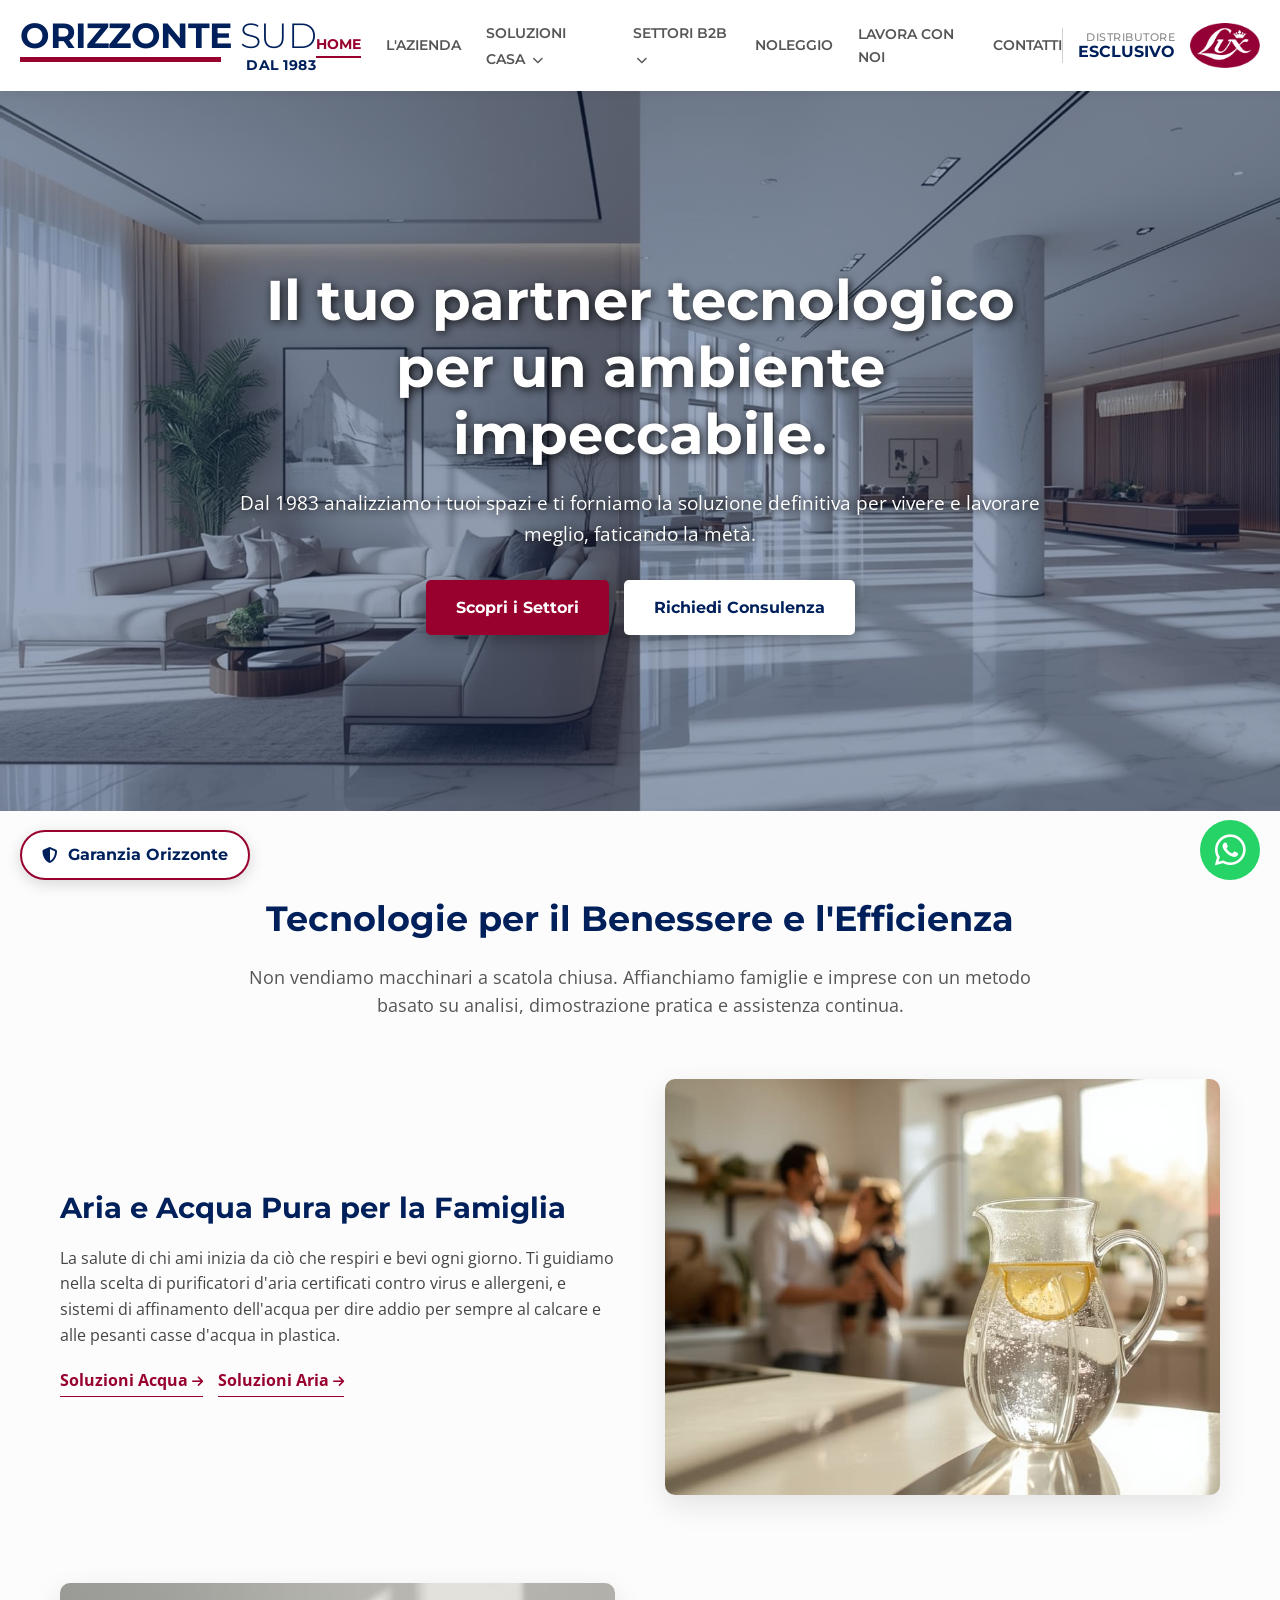
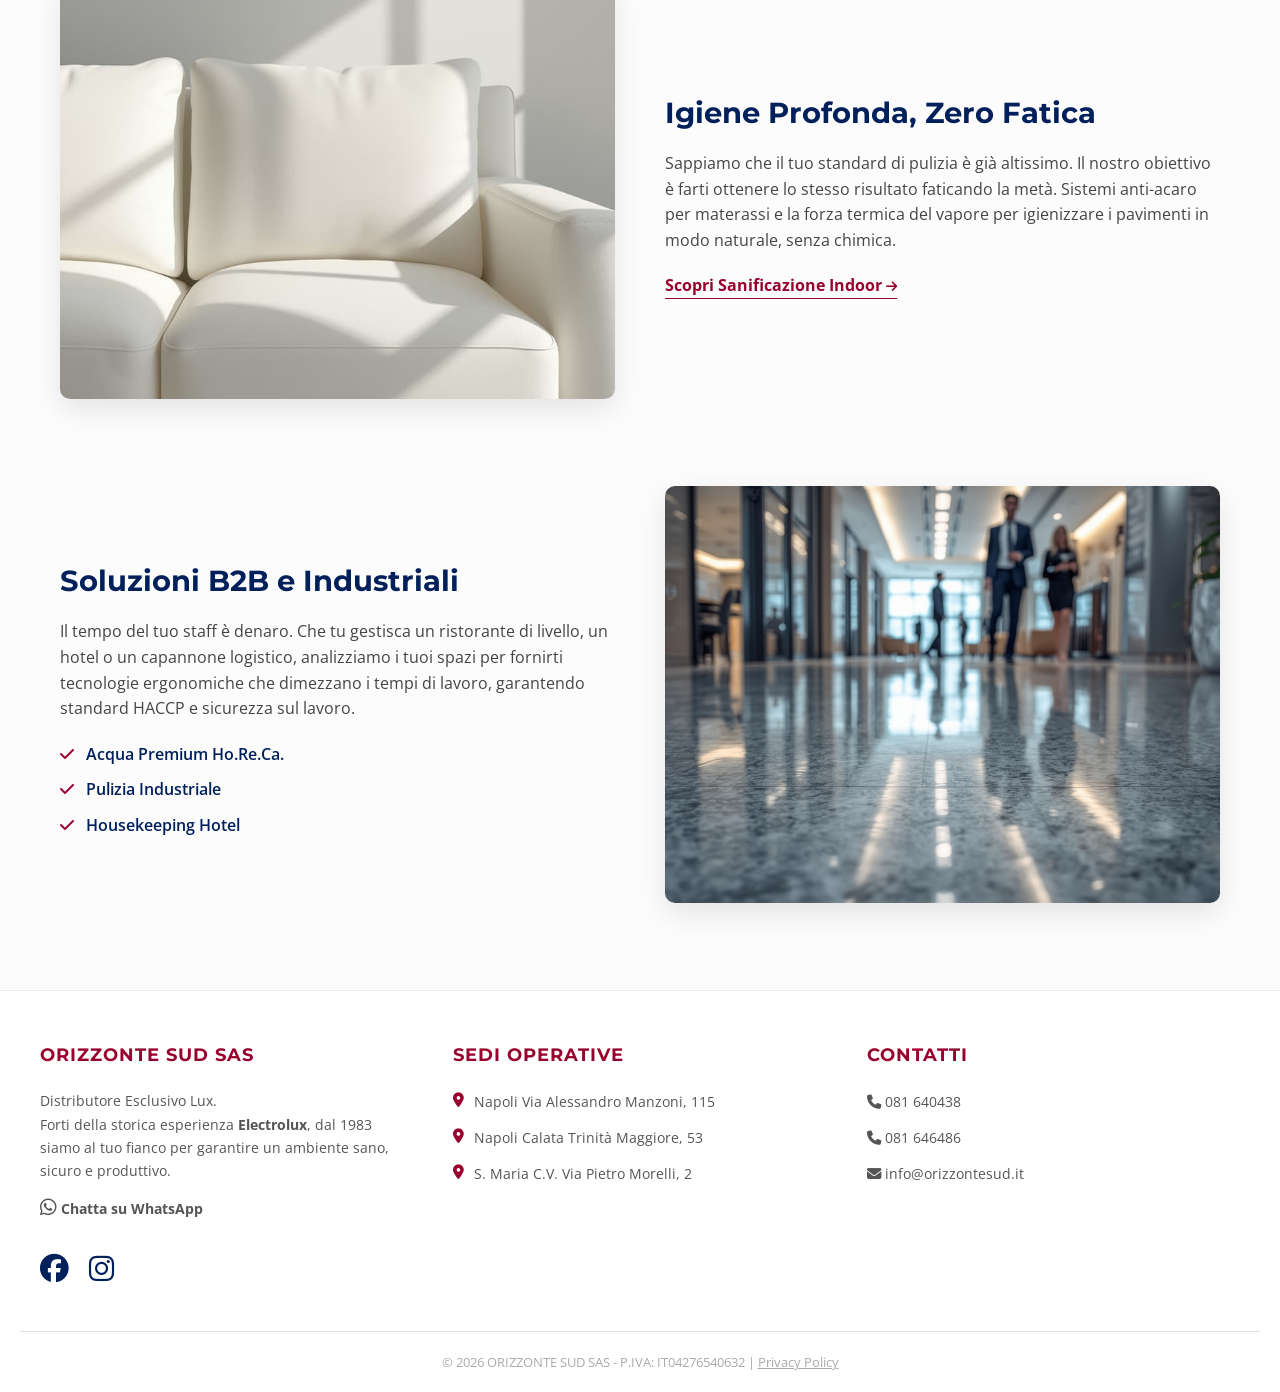
<file: index.html>
<!DOCTYPE html>
<html lang="it" style="scroll-behavior: smooth;">
<head>
    <meta charset="UTF-8">
    <meta name="viewport" content="width=device-width, initial-scale=1.0">
    <title>Orizzonte Sud | Consulenza Tecnologica per Acqua, Aria e Sanificazione</title>
    <meta name="description" content="Dal 1983 Orizzonte Sud è il partner strategico per famiglie e imprese. Soluzioni avanzate per purificazione aria, trattamento acqua e sanificazione professionale.">
    
    <!-- SEO: CANONICAL E OPEN GRAPH -->
    <link rel="canonical" href="https://www.orizzontesud.it/index.html">
    <meta property="og:title" content="Orizzonte Sud | Consulenza Tecnologica per Acqua, Aria e Sanificazione">
    <meta property="og:description" content="Dal 1983 Orizzonte Sud è il partner strategico per famiglie e imprese. Soluzioni avanzate per purificazione aria, trattamento acqua e sanificazione professionale.">
    <meta property="og:image" content="https://www.orizzontesud.it/assets/img/hero-home-bg.jpg">
    <meta property="og:url" content="https://www.orizzontesud.it/index.html">
    <meta property="og:type" content="website">
    
    <!-- SEO INVISIBILE: SCHEMA ORGANIZATION & LOCAL BUSINESS -->
    <script type="application/ld+json">
    {
      "@context": "https://schema.org",
      "@type": "LocalBusiness",
      "name": "Orizzonte Sud SAS",
      "alternateName":["Orizzonte Sud Electrolux", "Lux Italia Sud"],
      "image": "https://www.orizzontesud.it/assets/img/logo-lux.png",
      "@id": "https://www.orizzontesud.it",
      "url": "https://www.orizzontesud.it",
      "telephone": "081640438",
      "email": "info@orizzontesud.it",
      "foundingDate": "1983",
      "description": "Distributore esclusivo Lux. Nati dalla storica esperienza Electrolux, dal 1983 offriamo consulenza su tecnologie di purificazione aria, acqua e sanificazione per settori B2C e B2B.",
      "address": {
        "@type": "PostalAddress",
        "streetAddress": "Via Alessandro Manzoni, 115",
        "addressLocality": "Napoli",
        "postalCode": "80123",
        "addressCountry": "IT"
      }
    }
    </script>

    <link href="https://fonts.googleapis.com/css2?family=Montserrat:wght@300;400;500;700&family=Open+Sans:wght@400;600&display=swap" rel="stylesheet">
    <link rel="stylesheet" href="https://cdnjs.cloudflare.com/ajax/libs/font-awesome/6.4.0/css/all.min.css">
    <link rel="stylesheet" href="assets/css/style.css">
</head>
<body>
    
    <!-- WHATSAPP FLUTTUANTE (CON TESTO QUALIFICATO) -->
    <a href="https://wa.me/39081640438?text=Salve,%20vorrei%20maggiori%20informazioni%20sui%20vostri%20servizi%20di%20consulenza." target="_blank" aria-label="Contattaci su WhatsApp" class="whatsapp-float">
        <i class="fab fa-whatsapp"></i>
    </a>

    <!-- HEADER CON NUOVO MENU A TENDINA -->
    <header>
        <div class="navbar">
            <a href="index.html" class="logo-sx" style="text-decoration: none; display: inline-block;">
                <div style="display: flex; flex-direction: column; width: max-content;">
                    <div style="display: flex; align-items: baseline;">
                        <span style="font-family: 'Montserrat', sans-serif; font-size: 2.2rem; color: #00205B; font-weight: 700; letter-spacing: -0.5px; line-height: 1; margin-right: 8px;">ORIZZONTE</span>
                        <span style="font-family: 'Montserrat', sans-serif; font-size: 2.2rem; color: #00205B; font-weight: 300; letter-spacing: -0.5px; line-height: 1;">SUD</span>
                    </div>
                    <div style="display: flex; justify-content: space-between; align-items: flex-start; margin-top: 4px;">
                        <div style="height: 5px; background-color: #98002E; width: 68%;"></div>
                        <span style="font-family: 'Montserrat', sans-serif; font-size: 0.85rem; color: #00205B; font-weight: 700; letter-spacing: 0.5px; line-height: 1; padding-top: 2px;">DAL 1983</span>
                    </div>
                </div>
            </a>
            
            <!-- Icona Hamburger per Mobile -->
            <div class="menu-toggle" id="mobile-menu-btn">
                <i class="fas fa-bars"></i>
            </div>

            <!-- MENU RIPARATO -->
            <nav class="nav-links" id="nav-menu">
                <a href="index.html" style="color: #98002E; font-weight: 700; border-bottom: 2px solid #98002E;">HOME</a>
                <a href="chi-siamo.html">L'AZIENDA</a>
                
                <div class="dropdown">
                    <a href="#" style="cursor: default;">SOLUZIONI CASA <i class="fas fa-chevron-down" style="font-size: 0.7rem; margin-left: 3px;"></i></a>
                    <div class="dropdown-content">
                        <a href="aria.html">Aria Pura per la Famiglia</a>
                        <a href="acqua.html">Acqua Pura a Km 0</a>
                        <a href="pulizia-domestica.html">Sanificazione Domestica</a>
                    </div>
                </div>

                <div class="dropdown">
                    <a href="#" style="cursor: default;">SETTORI B2B <i class="fas fa-chevron-down" style="font-size: 0.7rem; margin-left: 3px;"></i></a>
                    <div class="dropdown-content">
                        <a href="acqua-horeca.html">Acqua per Ristorazione (Ho.Re.Ca)</a>
                        <a href="settore-industriale.html">Pulizia Industriale e Logistica</a>
                        <a href="settore-horeca.html">Housekeeping Hotel</a>
                        <a href="settore-food.html">Igiene Food & Cucine</a>
                        <a href="settore-officine.html">Aspirazione Officine</a>
                    </div>
                </div>

                <a href="noleggio.html">NOLEGGIO</a>
                <a href="lavora.html">LAVORA CON NOI</a>
                <a href="contatti.html">CONTATTI</a>
            </nav>

            <div class="lux-wrapper" style="display: flex; flex-direction: row; align-items: center; gap: 15px;">
                <div style="width: 1px; height: 35px; background-color: #d1d1d1;"></div>
                <div style="display: flex; flex-direction: column; text-align: right; line-height: 1.1; justify-content: center;">
                    <span style="font-family: 'Montserrat', sans-serif; font-size: 0.7rem; color: #888; font-weight: 500; letter-spacing: 0.5px;">DISTRIBUTORE</span>
                    <span style="font-family: 'Montserrat', sans-serif; font-size: 0.98rem; color: #00205B; font-weight: 700;">ESCLUSIVO</span>
                </div>
                <img src="assets/img/logo-lux.png" alt="Lux" style="height: 45px; width: auto; display: block;">
            </div>
        </div>
    </header>

    <main>
        <!-- HERO SECTION -->
        <section class="hero" style="background: linear-gradient(rgba(0, 32, 91, 0.4), rgba(0, 32, 91, 0.4)), url('assets/img/hero-home-bg.jpg') center/cover;">
            <div class="hero-content">
                <h1 style="text-shadow: 2px 2px 10px rgba(0,0,0,0.8);">Il tuo partner tecnologico per un ambiente impeccabile.</h1>
                <p style="font-size: 1.2rem; margin-top: 15px; margin-bottom: 30px; text-shadow: 1px 1px 8px rgba(0,0,0,0.9);">Dal 1983 analizziamo i tuoi spazi e ti forniamo la soluzione definitiva per vivere e lavorare meglio, faticando la metà.</p>
                <div class="btn-container" style="display: flex; gap: 15px; justify-content: center; flex-wrap: wrap;">
                    <a href="#soluzioni" class="btn" style="background-color: #98002E; color: white; padding: 15px 30px; border-radius: 5px; text-decoration: none; font-weight: bold; box-shadow: 0 4px 15px rgba(0,0,0,0.3);">Scopri i Settori</a>
                    <a href="contatti.html" class="btn" style="background-color: white; color: #00205B; padding: 15px 30px; border-radius: 5px; text-decoration: none; font-weight: bold; box-shadow: 0 4px 15px rgba(0,0,0,0.3);">Richiedi Consulenza</a>
                </div>
            </div>
        </section>

        <section class="categories-section" id="soluzioni" style="padding: 80px 20px; background-color: #fcfcfc;">
            <div class="container" style="max-width: 1200px; margin: 0 auto;">
                
                <div style="text-align: center; margin-bottom: 60px;">
                    <h2 style="color: #00205B; font-size: 2.2rem; margin-bottom: 15px;">Tecnologie per il Benessere e l'Efficienza</h2>
                    <p style="color: #555; font-size: 1.1rem; max-width: 800px; margin: 0 auto;">Non vendiamo macchinari a scatola chiusa. Affianchiamo famiglie e imprese con un metodo basato su analisi, dimostrazione pratica e assistenza continua.</p>
                </div>
                
                <!-- ZIG ZAG 1: ACQUA E ARIA CASA -->
                <article class="zigzag-row" style="display: flex; align-items: center; gap: 50px; margin-bottom: 80px; flex-wrap: wrap;">
                    <div class="zigzag-text" style="flex: 1; min-width: 300px;">
                        <h3 style="color: #00205B; font-size: 1.8rem; margin-bottom: 15px;">Aria e Acqua Pura per la Famiglia</h3>
                        <p style="color: #444; line-height: 1.6; margin-bottom: 20px;">La salute di chi ami inizia da ciò che respiri e bevi ogni giorno. Ti guidiamo nella scelta di purificatori d'aria certificati contro virus e allergeni, e sistemi di affinamento dell'acqua per dire addio per sempre al calcare e alle pesanti casse d'acqua in plastica.</p>
                        <div style="display: flex; gap: 15px; flex-wrap: wrap;">
                            <a href="acqua.html" style="color: #98002E; font-weight: bold; text-decoration: none; border-bottom: 1px solid #98002E; padding-bottom: 2px;">Soluzioni Acqua <i class="fas fa-arrow-right" style="font-size: 0.8rem;"></i></a>
                            <a href="aria.html" style="color: #98002E; font-weight: bold; text-decoration: none; border-bottom: 1px solid #98002E; padding-bottom: 2px;">Soluzioni Aria <i class="fas fa-arrow-right" style="font-size: 0.8rem;"></i></a>
                        </div>
                    </div>
                    <div class="zigzag-img" style="flex: 1; min-width: 300px;">
                       <img src="assets/img/home-acqua-aria.jpg" alt="Sistemi di purificazione acqua a osmosi inversa e depuratori d'aria HEPA per la casa" title="Acqua pura a km 0 e aria senza allergeni per la famiglia" style="width: 100%; border-radius: 10px; box-shadow: 0 10px 30px rgba(0,0,0,0.1); object-fit: cover; aspect-ratio: 4/3;">
                    </div>
                </article>

                <!-- ZIG ZAG 2: SANIFICAZIONE CASA (REVERSE) -->
                <article class="zigzag-row reverse" style="display: flex; align-items: center; gap: 50px; margin-bottom: 80px; flex-wrap: wrap; flex-direction: row-reverse;">
                    <div class="zigzag-text" style="flex: 1; min-width: 300px;">
                        <h3 style="color: #00205B; font-size: 1.8rem; margin-bottom: 15px;">Igiene Profonda, Zero Fatica</h3>
                        <p style="color: #444; line-height: 1.6; margin-bottom: 20px;">Sappiamo che il tuo standard di pulizia è già altissimo. Il nostro obiettivo è farti ottenere lo stesso risultato faticando la metà. Sistemi anti-acaro per materassi e la forza termica del vapore per igienizzare i pavimenti in modo naturale, senza chimica.</p>
                        <a href="pulizia-domestica.html" style="color: #98002E; font-weight: bold; text-decoration: none; border-bottom: 1px solid #98002E; padding-bottom: 2px;">Scopri Sanificazione Indoor <i class="fas fa-arrow-right" style="font-size: 0.8rem;"></i></a>
                    </div>
                    <div class="zigzag-img" style="flex: 1; min-width: 300px;">
                        <img src="assets/img/home-sanificazione.jpg" alt="Sistemi di sanificazione domestica a vapore e aspirazione anti-acaro per materassi e tappeti" title="Igiene profonda senza chimica per la tua casa" style="width: 100%; border-radius: 10px; box-shadow: 0 10px 30px rgba(0,0,0,0.1); object-fit: cover; aspect-ratio: 4/3;">
                    </div>
                </article>

                <!-- ZIG ZAG 3: SETTORI B2B -->
                <article class="zigzag-row" style="display: flex; align-items: center; gap: 50px; flex-wrap: wrap;">
                    <div class="zigzag-text" style="flex: 1; min-width: 300px;">
                        <h3 style="color: #00205B; font-size: 1.8rem; margin-bottom: 15px;">Soluzioni B2B e Industriali</h3>
                        <p style="color: #444; line-height: 1.6; margin-bottom: 20px;">Il tempo del tuo staff è denaro. Che tu gestisca un ristorante di livello, un hotel o un capannone logistico, analizziamo i tuoi spazi per fornirti tecnologie ergonomiche che dimezzano i tempi di lavoro, garantendo standard HACCP e sicurezza sul lavoro.</p>
                        <div style="display: flex; flex-direction: column; gap: 10px;">
                            <a href="acqua-horeca.html" style="color: #00205B; text-decoration: none; font-weight: 600;"><i class="fas fa-check" style="color: #98002E; margin-right: 8px;"></i> Acqua Premium Ho.Re.Ca.</a>
                            <a href="settore-industriale.html" style="color: #00205B; text-decoration: none; font-weight: 600;"><i class="fas fa-check" style="color: #98002E; margin-right: 8px;"></i> Pulizia Industriale</a>
                            <a href="settore-horeca.html" style="color: #00205B; text-decoration: none; font-weight: 600;"><i class="fas fa-check" style="color: #98002E; margin-right: 8px;"></i> Housekeeping Hotel</a>
                        </div>
                    </div>
                    <div class="zigzag-img" style="flex: 1; min-width: 300px;">
                        <img src="assets/img/home-b2b.jpg" alt="Macchinari professionali per pulizia industriale, lavasciuga e spazzatrici per aziende e Ho.Re.Ca." title="Attrezzature per la pulizia B2B e Noleggio Operativo" style="width: 100%; border-radius: 10px; box-shadow: 0 10px 30px rgba(0,0,0,0.1); object-fit: cover; aspect-ratio: 4/3;">
                    </div>
                </article>

            </div>
        </section>

    </main>

    <!-- BOTTONE GARANZIA ORIZZONTE -->
    <div class="method-trigger" onclick="toggleMethodModal()">
        <i class="fas fa-shield-alt"></i><span>Garanzia Orizzonte</span>
    </div>

    <!-- FOOTER UNIVERSALE (INTERATTIVO E STANDARDIZZATO) -->
    <footer style="background-color: white; padding: 50px 20px 20px; border-top: 1px solid #eee; font-size: 0.9rem;">
        <div style="max-width: 1200px; margin: 0 auto; display: grid; grid-template-columns: repeat(auto-fit, minmax(250px, 1fr)); gap: 40px; margin-bottom: 40px;">
            <div>
                <h4 style="color: #98002E; margin-bottom: 20px; font-size: 1.1rem; text-transform: uppercase; letter-spacing: 1px;">Orizzonte Sud SAS</h4>
                <p style="color: #555; line-height: 1.6; margin-bottom: 15px;">
                    Distributore Esclusivo Lux.<br>
                    Forti della storica esperienza <strong>Electrolux</strong>, dal 1983 siamo al tuo fianco per garantire un ambiente sano, sicuro e produttivo.
                </p>
                <!-- Link WhatsApp Interattivo -->
                <a href="https://wa.me/39081640438?text=Salve,%20vorrei%20maggiori%20informazioni%20sui%20vostri%20servizi%20di%20consulenza." class="footer-link" style="font-weight: bold;">
                    <i class="fab fa-whatsapp" style="font-size: 1.2rem;"></i> Chatta su WhatsApp
                </a>
            </div>
            <div>
                <h4 style="color: #98002E; margin-bottom: 20px; font-size: 1.1rem; text-transform: uppercase; letter-spacing: 1px;">Sedi Operative</h4>
                <ul style="list-style: none; padding: 0; color: #555; line-height: 1.8;">
                    <li style="display: flex; gap: 10px; margin-bottom: 10px;"><i class="fas fa-map-marker-alt" style="color: #98002E; margin-top: 4px;"></i> Napoli Via Alessandro Manzoni, 115</li>
                    <li style="display: flex; gap: 10px; margin-bottom: 10px;"><i class="fas fa-map-marker-alt" style="color: #98002E; margin-top: 4px;"></i> Napoli Calata Trinità Maggiore, 53</li>
                    <li style="display: flex; gap: 10px;"><i class="fas fa-map-marker-alt" style="color: #98002E; margin-top: 4px;"></i> S. Maria C.V. Via Pietro Morelli, 2</li>
                </ul>
            </div>
            <div>
                <h4 style="color: #98002E; margin-bottom: 20px; font-size: 1.1rem; text-transform: uppercase; letter-spacing: 1px;">Contatti</h4>
                <ul style="list-style: none; padding: 0; color: #555; line-height: 1.8;">
                    <!-- Numeri e Mail resi Interattivi (Classe footer-link) -->
                    <li style="margin-bottom: 10px;">
                        <a href="tel:+39081640438" class="footer-link"><i class="fas fa-phone"></i> 081 640438</a>
                    </li>
                    <li style="margin-bottom: 10px;">
                        <a href="tel:+39081646486" class="footer-link"><i class="fas fa-phone"></i> 081 646486</a>
                    </li>
                    <li>
                        <a href="mailto:info@orizzontesud.it" class="footer-link"><i class="fas fa-envelope"></i> info@orizzontesud.it</a>
                    </li>
                </ul>
            </div>
        </div>
        <div style="text-align: center; color: #aaa; border-top: 1px solid #ddd; padding-top: 20px; font-size: 0.8rem;">
            &copy; 2026 ORIZZONTE SUD SAS - P.IVA: IT04276540632 | <a href="privacy.html" style="color: #aaa; text-decoration: underline;">Privacy Policy</a>
        </div>
    </footer>

    <!-- SCRIPT CENTRALIZZATO (Sostituisce lo script inline rimosso) -->
    <script src="assets/js/app.js"></script>
</body>
</html>
</file>
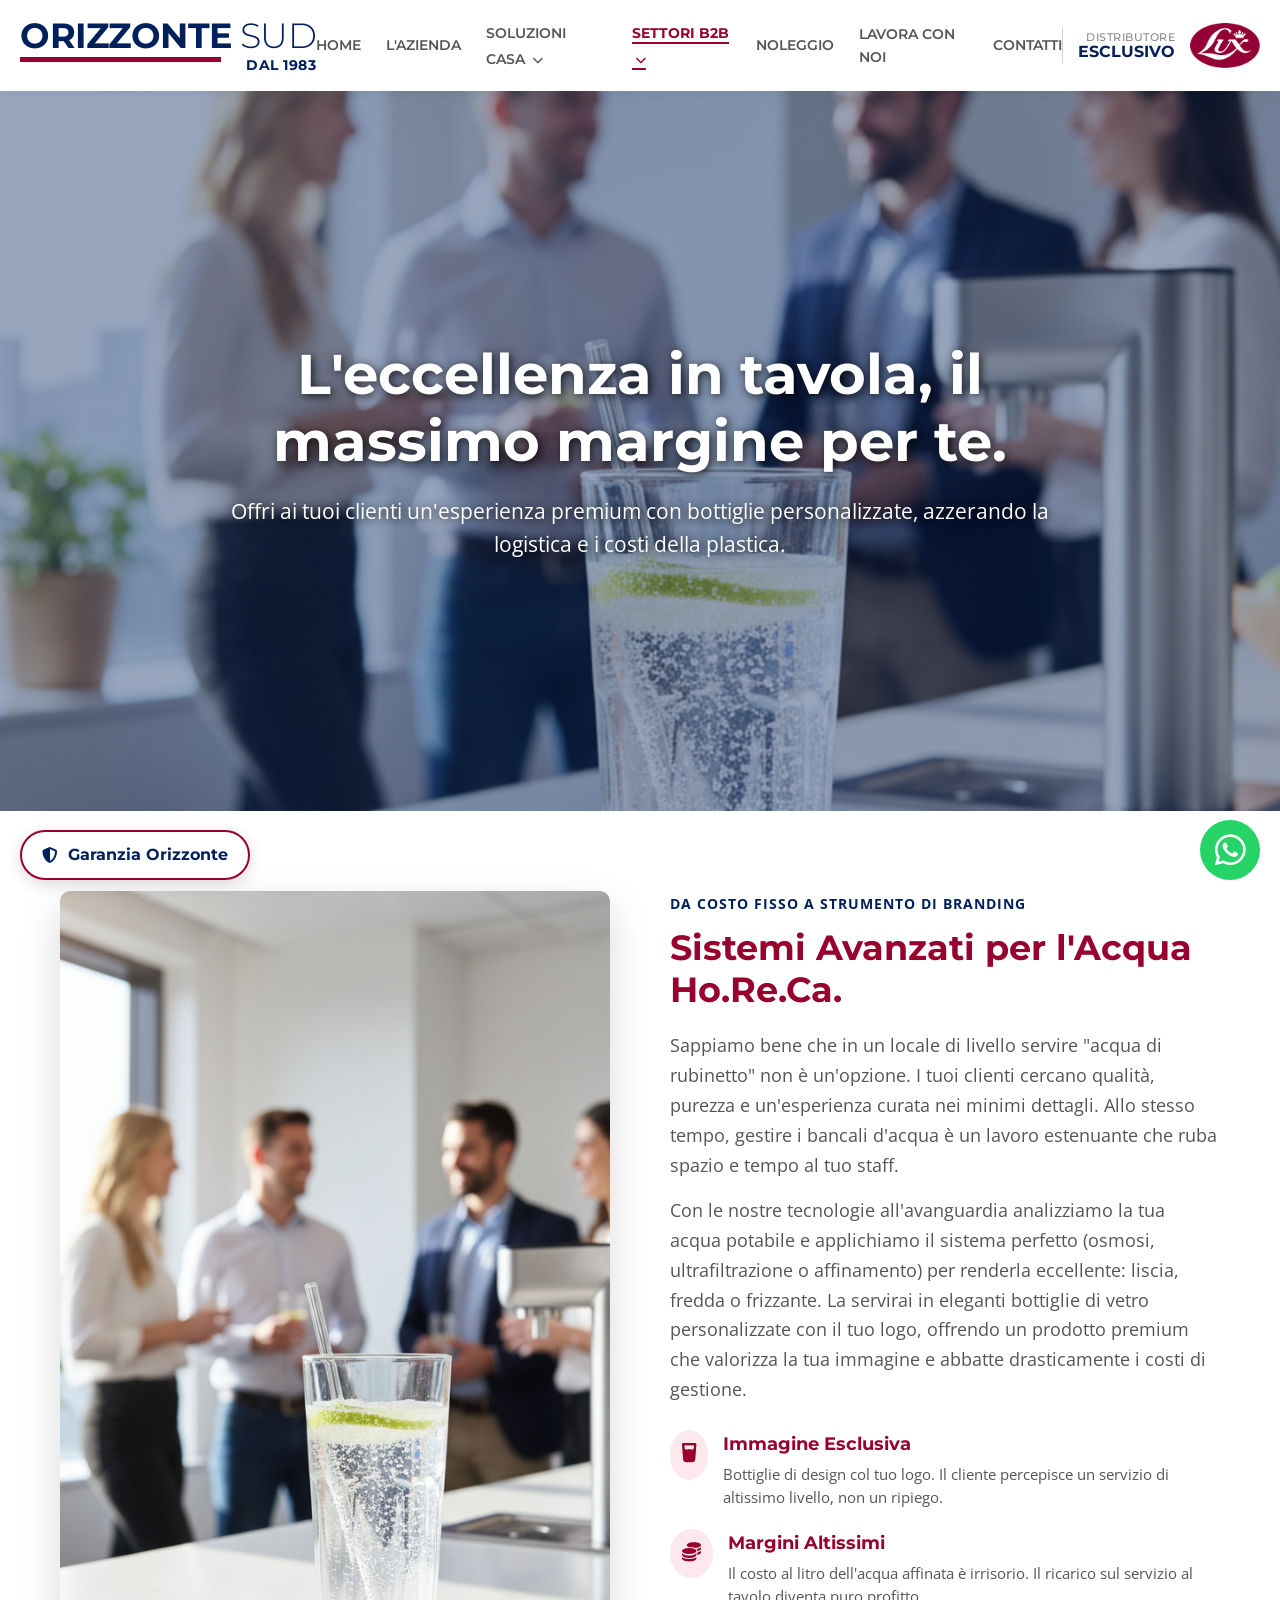
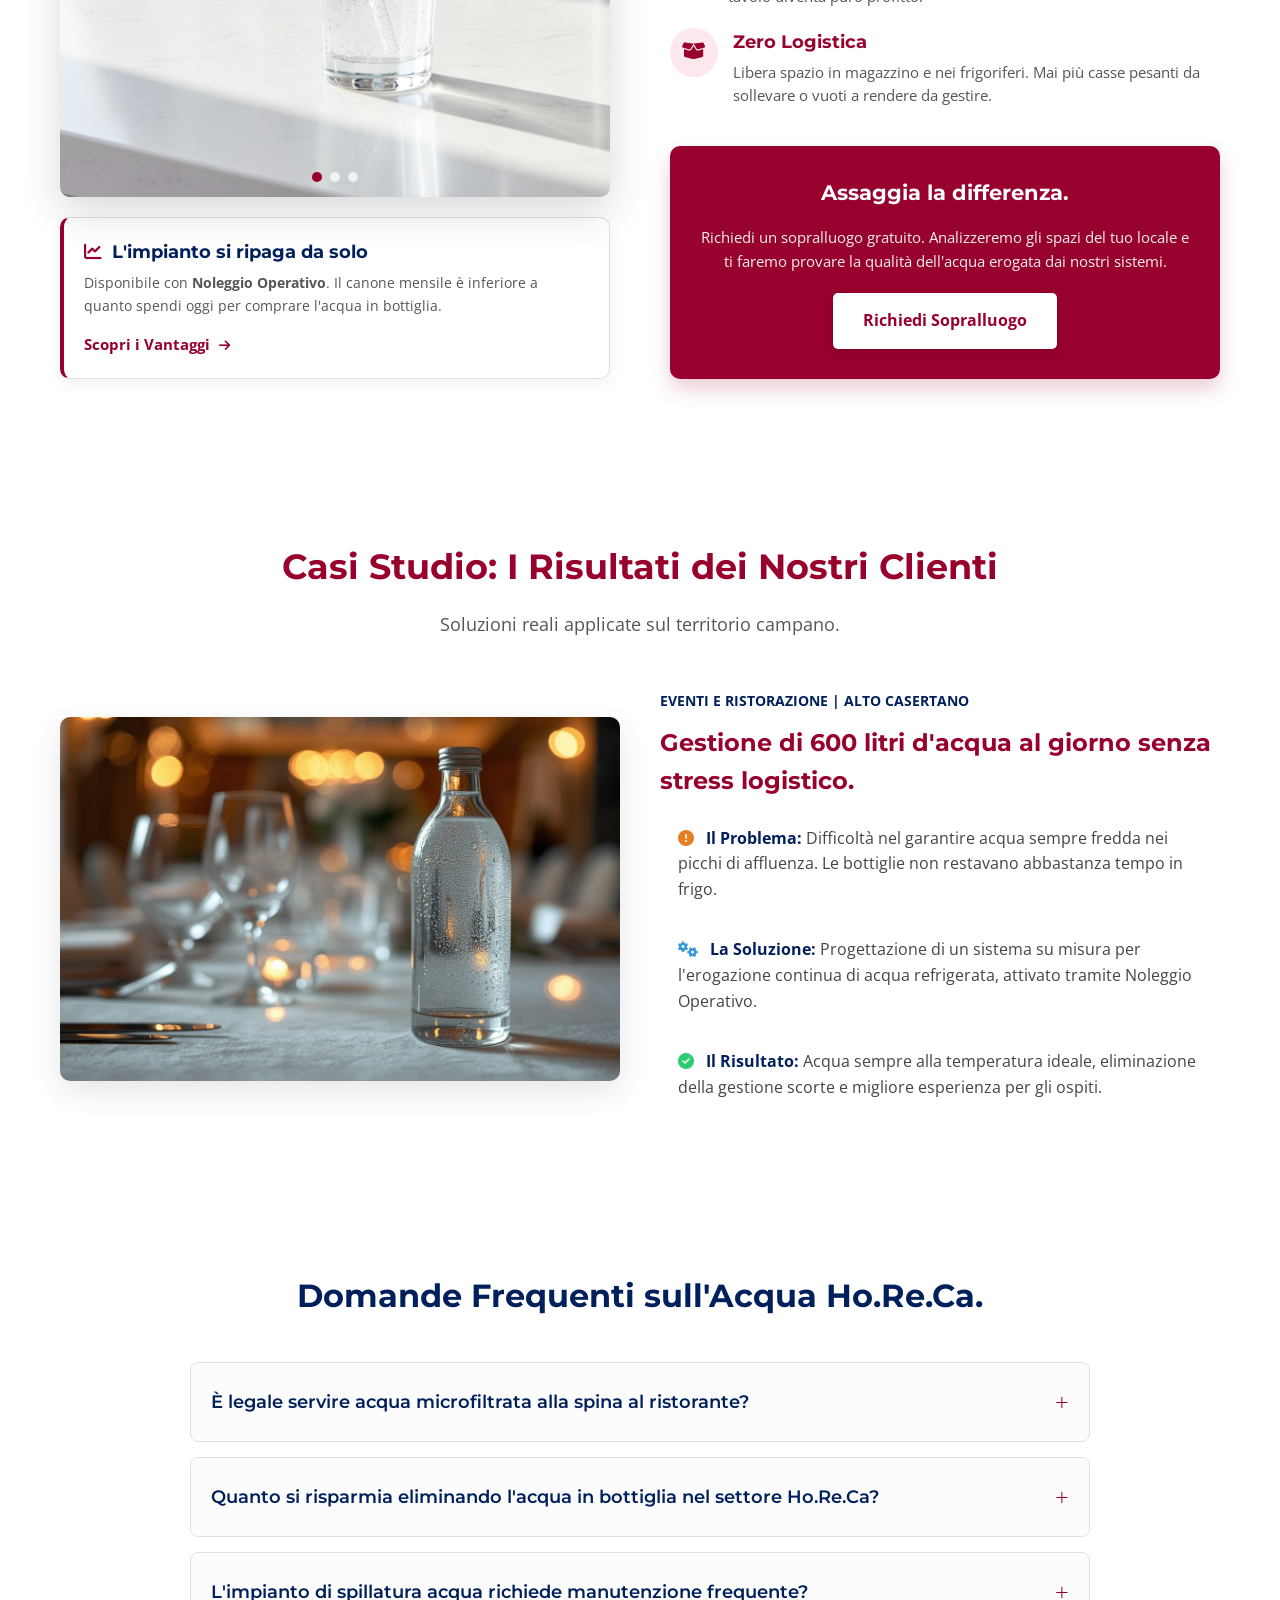
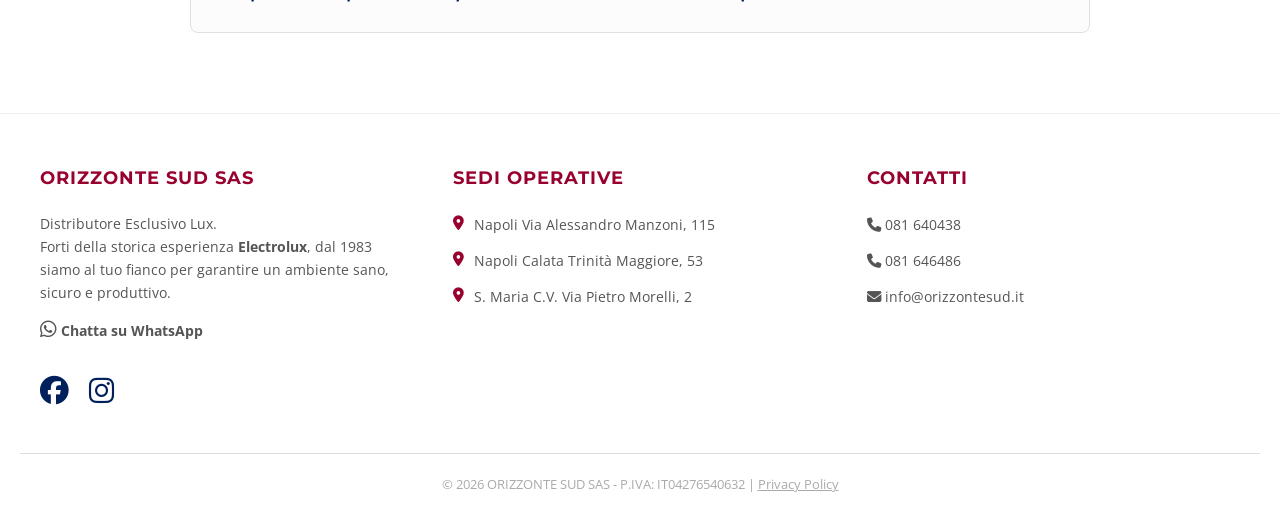
<file: acqua-horeca.html>
<!DOCTYPE html>
<html lang="it" style="scroll-behavior: smooth;">
<head>
    <meta charset="UTF-8">
    <meta name="viewport" content="width=device-width, initial-scale=1.0">
    <title>Sistemi Trattamento Acqua per Ristoranti e Hotel | Orizzonte Sud</title>
    <meta name="description" content="Offri ai tuoi clienti un'acqua premium in bottiglie personalizzate. Tecnologie all'avanguardia per l'affinamento dell'acqua Ho.Re.Ca. Aumenta i margini e azzera la logistica.">
    <!-- SEO: CANONICAL E OPEN GRAPH -->
    <link rel="canonical" href="https://www.orizzontesud.it/acqua-horeca.html">
    <meta property="og:title" content="Sistemi Acqua per Ristoranti e Hotel | Orizzonte Sud">
    <meta property="og:description" content="Offri ai tuoi clienti un'acqua premium in bottiglie personalizzate. Tecnologie all'avanguardia per l'affinamento dell'acqua Ho.Re.Ca.">
    <meta property="og:image" content="https://www.orizzontesud.it/assets/img/acqua-horeca-bg.jpg">
    <meta property="og:url" content="https://www.orizzontesud.it/acqua-horeca.html">
    <meta property="og:type" content="website">   
    
    <!-- SEO & AEO INVISIBILE: SCHEMA PROFESSIONAL SERVICE + FAQ PAGE -->
    <script type="application/ld+json">[
      {
        "@context": "https://schema.org",
        "@type": "ProfessionalService",
        "name": "Consulenza Trattamento Acqua Ho.Re.Ca. - Orizzonte Sud",
        "alternateName":["Depuratori Acqua Ristoranti", "Osmosi Inversa Hotel", "Orizzonte Sud Electrolux", "Erogatori Acqua Spina Bar"],
        "image": "https://www.orizzontesud.it/assets/img/logo-lux.png",
        "@id": "https://www.orizzontesud.it/acqua-horeca.html",
        "url": "https://www.orizzontesud.it/acqua-horeca.html",
        "telephone": "081640438",
        "description": "Sistemi avanzati di affinamento, osmosi inversa e microfiltrazione per il settore Ho.Re.Ca. Soluzioni premium per ristoranti, hotel e bar con bottiglie in vetro personalizzate. Forti dell'esperienza Electrolux.",
        "provider": {
            "@type": "LocalBusiness", 
            "name": "Orizzonte Sud SAS",
            "address": {
              "@type": "PostalAddress",
              "streetAddress": "Via Alessandro Manzoni, 115",
              "addressLocality": "Napoli",
              "postalCode": "80123",
              "addressCountry": "IT"
            }
        }
      },
      {
        "@context": "https://schema.org",
        "@type": "FAQPage",
        "mainEntity":[
          {
            "@type": "Question",
            "name": "È legale servire acqua microfiltrata alla spina al ristorante?",
            "acceptedAnswer": {
              "@type": "Answer",
              "text": "Assolutamente sì. Il D.Lgs 181/2003 e le normative europee consentono la somministrazione di acqua affinata, purché il ristoratore utilizzi diciture trasparenti sul menù o sulle bottiglie (es. 'Acqua potabile trattata e gassata') e garantisca la corretta manutenzione dell'impianto secondo il proprio manuale HACCP."
            }
          },
          {
            "@type": "Question",
            "name": "Quanto si risparmia eliminando l'acqua in bottiglia nel settore Ho.Re.Ca?",
            "acceptedAnswer": {
              "@type": "Answer",
              "text": "Il risparmio si calcola su più fronti: l'abbattimento del costo al litro, l'eliminazione della logistica (smaltimento vetro/plastica) e un importante risparmio energetico e di spazio. Non dovrai più sovradimensionare i frigoriferi per stoccare enormi quantità di bottiglie, azzerando l'enorme energia necessaria per mantenerle costantemente alla giusta temperatura."
            }
          },
          {
            "@type": "Question",
            "name": "L'impianto di spillatura acqua richiede manutenzione frequente?",
            "acceptedAnswer": {
              "@type": "Answer",
              "text": "Per garantire la sicurezza alimentare e rispettare le normative HACCP, gli erogatori professionali richiedono una sanificazione periodica dei circuiti e la sostituzione dei filtri. Con il Noleggio Operativo, questi interventi programmati sono generalmente inclusi nel canone, sollevando il ristoratore da ogni responsabilità tecnica."
            }
          }
        ]
      }
    ]
    </script>

    <link href="https://fonts.googleapis.com/css2?family=Montserrat:wght@300;400;500;700&family=Open+Sans:wght@400;600&display=swap" rel="stylesheet">
    <link rel="stylesheet" href="https://cdnjs.cloudflare.com/ajax/libs/font-awesome/6.4.0/css/all.min.css">
    <link rel="stylesheet" href="assets/css/style.css">
</head>
<body>
    
    <!-- WHATSAPP FLUTTUANTE -->
    <a href="https://wa.me/39081640438?text=Salve,%20vorrei%20una%20consulenza%20sui%20sistemi%20di%20purificazione%20Acqua%20per%20il%20mio%20locale%20(Ho.Re.Ca.)." target="_blank" aria-label="Contattaci su WhatsApp" class="whatsapp-float">
        <i class="fab fa-whatsapp"></i>
    </a>

    <!-- HEADER -->
    <header>
        <div class="navbar">
            <a href="index.html" class="logo-sx" style="text-decoration: none; display: inline-block;">
                <div style="display: flex; flex-direction: column; width: max-content;">
                    <div style="display: flex; align-items: baseline;">
                        <span style="font-family: 'Montserrat', sans-serif; font-size: 2.2rem; color: #00205B; font-weight: 700; letter-spacing: -0.5px; line-height: 1; margin-right: 8px;">ORIZZONTE</span>
                        <span style="font-family: 'Montserrat', sans-serif; font-size: 2.2rem; color: #00205B; font-weight: 300; letter-spacing: -0.5px; line-height: 1;">SUD</span>
                    </div>
                    <div style="display: flex; justify-content: space-between; align-items: flex-start; margin-top: 4px;">
                        <div style="height: 5px; background-color: #98002E; width: 68%;"></div>
                        <span style="font-family: 'Montserrat', sans-serif; font-size: 0.85rem; color: #00205B; font-weight: 700; letter-spacing: 0.5px; line-height: 1; padding-top: 2px;">DAL 1983</span>
                    </div>
                </div>
            </a>
            
            <div class="menu-toggle" id="mobile-menu-btn">
                <i class="fas fa-bars"></i>
            </div>

            <nav class="nav-links" id="nav-menu">
                <a href="index.html">HOME</a>
                <a href="chi-siamo.html">L'AZIENDA</a>
                
                <div class="dropdown">
                    <a href="#" style="cursor: default;">SOLUZIONI CASA <i class="fas fa-chevron-down" style="font-size: 0.7rem; margin-left: 3px;"></i></a>
                    <div class="dropdown-content">
                        <a href="aria.html">Aria Pura per la Famiglia</a>
                        <a href="acqua.html">Acqua Pura a Km 0</a>
                        <a href="pulizia-domestica.html">Sanificazione Domestica</a>
                    </div>
                </div>

                <div class="dropdown">
                    <a href="#" style="cursor: default; color: #98002E; font-weight: 700; border-bottom: 2px solid #98002E;">SETTORI B2B <i class="fas fa-chevron-down" style="font-size: 0.7rem; margin-left: 3px;"></i></a>
                    <div class="dropdown-content">
                        <a href="acqua-horeca.html" style="color: #98002E; font-weight: bold;">Acqua per Ristorazione (Ho.Re.Ca)</a>
                        <a href="settore-industriale.html">Pulizia Industriale e Logistica</a>
                        <a href="settore-horeca.html">Housekeeping Hotel</a>
                        <a href="settore-food.html">Igiene Food & Cucine</a>
                        <a href="settore-officine.html">Aspirazione Officine</a>
                    </div>
                </div>

                <a href="noleggio.html">NOLEGGIO</a>
                <a href="lavora.html">LAVORA CON NOI</a>
                <a href="contatti.html">CONTATTI</a>
            </nav>

            <div class="lux-wrapper" style="display: flex; flex-direction: row; align-items: center; gap: 15px;">
                <div style="width: 1px; height: 35px; background-color: #d1d1d1;"></div>
                <div style="display: flex; flex-direction: column; text-align: right; line-height: 1.1; justify-content: center;">
                    <span style="font-family: 'Montserrat', sans-serif; font-size: 0.7rem; color: #888; font-weight: 500; letter-spacing: 0.5px;">DISTRIBUTORE</span>
                    <span style="font-family: 'Montserrat', sans-serif; font-size: 0.98rem; color: #00205B; font-weight: 700;">ESCLUSIVO</span>
                </div>
                <img src="assets/img/logo-lux.png" alt="Lux" style="height: 45px; width: auto; display: block;">
            </div>
        </div>
    </header>

    <main>
        <!-- HERO SECTION -->
        <section class="hero" style="background: linear-gradient(rgba(0, 32, 91, 0.4), rgba(0, 32, 91, 0.4)), url('assets/img/acqua-horeca-bg.jpg') center/cover;">
            <div class="hero-content">
                <h1 style="text-shadow: 2px 2px 10px rgba(0,0,0,0.8);">L'eccellenza in tavola, il massimo margine per te.</h1>
                <p style="font-size: 1.3rem; margin-top: 15px; text-shadow: 1px 1px 8px rgba(0,0,0,0.9);">Offri ai tuoi clienti un'esperienza premium con bottiglie personalizzate, azzerando la logistica e i costi della plastica.</p>
            </div>
        </section>

        <div class="container" style="margin-top: 80px; margin-bottom: 80px; max-width: 1200px;">
            
            <!-- LAYOUT A DUE COLONNE BILANCIATE (TETRIS) -->
            <div class="product-card" style="display: grid; grid-template-columns: repeat(auto-fit, minmax(300px, 1fr)); gap: 60px; align-items: stretch;">
                
                <!-- COLONNA SINISTRA: Immagine + Noleggio -->
                <div style="display: flex; flex-direction: column; gap: 20px;">
                    
                    <!-- CAROSELLO DINAMICO -->
                    <div class="carousel-container" id="carousel-wrapper" style="flex-grow: 1; min-height: 400px; height: auto; position: relative; overflow: hidden; border-radius: 10px; box-shadow: 0 15px 40px rgba(0,0,0,0.15);">
                        
                        <img class="carousel-slide" src="assets/img/acqua-horeca-bg.jpg" alt="Impianto di affinamento e microfiltrazione acqua per ristoranti con erogazione alla spina" title="Acqua premium a km 0 per la ristorazione" style="width: 100%; height: 100%; object-fit: cover; position: absolute; top: 0; left: 0; transition: opacity 0.8s ease-in-out; opacity: 1;">
                        <img class="carousel-slide" src="assets/img/acqua-horeca-2.jpg" alt="Bottiglie in vetro personalizzate con logo per hotel e ristorazione premium" title="Zero logistica e massimo margine sul servizio acqua" style="width: 100%; height: 100%; object-fit: cover; position: absolute; top: 0; left: 0; transition: opacity 0.8s ease-in-out; opacity: 0;">
                        <img class="carousel-slide" src="assets/img/acqua-horeca-3.jpg" alt="Erogatore acqua fredda e frizzante alla spina per bar e settore Ho.Re.Ca." title="Sistemi di erogazione acqua per locali e bar" style="width: 100%; height: 100%; object-fit: cover; position: absolute; top: 0; left: 0; transition: opacity 0.8s ease-in-out; opacity: 0;">

                        <!-- Indicatori (Dots) -->
                        <div style="position: absolute; bottom: 15px; left: 50%; transform: translateX(-50%); display: flex; gap: 8px; z-index: 10;">
                            <span class="dot" style="width: 10px; height: 10px; background-color: #98002E; border-radius: 50%; transition: background-color 0.3s;"></span>
                            <span class="dot" style="width: 10px; height: 10px; background-color: rgba(255,255,255,0.7); border-radius: 50%; transition: background-color 0.3s;"></span>
                            <span class="dot" style="width: 10px; height: 10px; background-color: rgba(255,255,255,0.7); border-radius: 50%; transition: background-color 0.3s;"></span>
                        </div>
                    </div>
                    
                    <!-- Banner Noleggio -->
                    <div style="background-color: #ffffff; border: 1px solid #e0e0e0; border-left: 4px solid #98002E; border-radius: 10px; padding: 20px; box-shadow: 0 5px 15px rgba(0,0,0,0.05);">
                        <h4 style="color: #00205B; margin-bottom: 5px; font-size: 1.1rem;"><i class="fas fa-chart-line" style="color: #98002E; margin-right: 10px;"></i>L'impianto si ripaga da solo</h4>
                        <p style="color: #555; font-size: 0.9rem; margin-bottom: 15px;">Disponibile con <strong>Noleggio Operativo</strong>. Il canone mensile è inferiore a quanto spendi oggi per comprare l'acqua in bottiglia.</p>
                        <a href="noleggio.html" style="color: #98002E; font-weight: bold; text-decoration: none; font-size: 0.95rem;">Scopri i Vantaggi <i class="fas fa-arrow-right" style="font-size: 0.8rem; margin-left: 5px;"></i></a>
                    </div>

                </div>
                
                <!-- COLONNA DESTRA: Testi + Call to Action -->
                <div class="product-info" style="display: flex; flex-direction: column; justify-content: space-between;">
                    
                    <div>
                        <span style="color: #00205B; font-weight: 700; font-size: 0.9rem; letter-spacing: 1px; text-transform: uppercase;">Da costo fisso a strumento di branding</span>
                        <h2 style="color: #98002E; font-size: 2.2rem; margin-top: 10px; margin-bottom: 20px; line-height: 1.2;">Sistemi Avanzati per l'Acqua Ho.Re.Ca.</h2>
                        
                        <div style="line-height: 1.7; color: #555; margin-bottom: 25px; font-size: 1.1rem;">
                            <p style="margin-bottom: 15px;">Sappiamo bene che in un locale di livello servire "acqua di rubinetto" non è un'opzione. I tuoi clienti cercano qualità, purezza e un'esperienza curata nei minimi dettagli. Allo stesso tempo, gestire i bancali d'acqua è un lavoro estenuante che ruba spazio e tempo al tuo staff.</p>
                            <p>Con le nostre tecnologie all'avanguardia analizziamo la tua acqua potabile e applichiamo il sistema perfetto (osmosi, ultrafiltrazione o affinamento) per renderla eccellente: liscia, fredda o frizzante. La servirai in eleganti bottiglie di vetro personalizzate con il tuo logo, offrendo un prodotto premium che valorizza la tua immagine e abbatte drasticamente i costi di gestione.</p>
                        </div>

                        <ul class="features-list" style="list-style: none; padding: 0; margin-bottom: 40px;">
                            <li style="display: flex; align-items: flex-start; margin-bottom: 20px; gap: 15px;">
                                <div style="background-color: #fce8ed; padding: 12px; border-radius: 50%; color: #98002E;">
                                    <i class="fas fa-glass-water" style="font-size: 1.2rem;"></i>
                                </div>
                                <div>
                                    <h4 style="color: #98002E; margin-bottom: 5px; font-size: 1.1rem;">Immagine Esclusiva</h4>
                                    <p style="color: #555; font-size: 0.95rem; line-height: 1.5;">Bottiglie di design col tuo logo. Il cliente percepisce un servizio di altissimo livello, non un ripiego.</p>
                                </div>
                            </li>
                            <li style="display: flex; align-items: flex-start; margin-bottom: 20px; gap: 15px;">
                                <div style="background-color: #fce8ed; padding: 12px; border-radius: 50%; color: #98002E;">
                                    <i class="fas fa-coins" style="font-size: 1.2rem;"></i>
                                </div>
                                <div>
                                    <h4 style="color: #98002E; margin-bottom: 5px; font-size: 1.1rem;">Margini Altissimi</h4>
                                    <p style="color: #555; font-size: 0.95rem; line-height: 1.5;">Il costo al litro dell'acqua affinata è irrisorio. Il ricarico sul servizio al tavolo diventa puro profitto.</p>
                                </div>
                            </li>
                            <li style="display: flex; align-items: flex-start; gap: 15px;">
                                <div style="background-color: #fce8ed; padding: 12px; border-radius: 50%; color: #98002E;">
                                    <i class="fas fa-box-open" style="font-size: 1.2rem;"></i>
                                </div>
                                <div>
                                    <h4 style="color: #98002E; margin-bottom: 5px; font-size: 1.1rem;">Zero Logistica</h4>
                                    <p style="color: #555; font-size: 0.95rem; line-height: 1.5;">Libera spazio in magazzino e nei frigoriferi. Mai più casse pesanti da sollevare o vuoti a rendere da gestire.</p>
                                </div>
                            </li>
                        </ul>
                    </div>

                    <!-- Box Call to Action -->
                    <div class="demo-box" style="padding: 30px; border-radius: 10px; background-color: #98002E; text-align: center; box-shadow: 0 10px 20px rgba(152,0,46,0.2);">
                        <h3 style="color: #ffffff; margin-bottom: 15px; font-size: 1.3rem;">Assaggia la differenza.</h3>
                        <p style="font-size: 0.95rem; color: #f0f0f0; margin-bottom: 20px;">Richiedi un sopralluogo gratuito. Analizzeremo gli spazi del tuo locale e ti faremo provare la qualità dell'acqua erogata dai nostri sistemi.</p>
                        <a href="contatti.html" style="display: inline-block; background-color: white; color: #98002E; padding: 15px 30px; border-radius: 5px; text-decoration: none; font-weight: bold; transition: background 0.3s; box-shadow: 0 4px 10px rgba(0,0,0,0.1);">Richiedi Sopralluogo</a>
                    </div>

                </div>
            </div>

        </div>

        <!-- SEZIONE TESTIMONIANZE / CASI STUDIO -->
        <section class="testimonials-section" id="casi-studio" style="padding: 80px 20px; background-color: #ffffff;">
            <div class="container" style="max-width: 1200px; margin: 0 auto;">
                <div style="text-align: center; margin-bottom: 50px;">
                    <h2 style="color: #98002E; font-size: 2.2rem; margin-bottom: 15px;">Casi Studio: I Risultati dei Nostri Clienti</h2>
                    <p style="color: #555; font-size: 1.1rem;">Soluzioni reali applicate sul territorio campano.</p>
                </div>
                <article style="display: grid; grid-template-columns: repeat(auto-fit, minmax(300px, 1fr)); gap: 40px; align-items: center;">
                    <div class="image-container" style="position: relative; padding-bottom: 65%; height: 0; overflow: hidden; border-radius: 10px; box-shadow: 0 10px 30px rgba(0,0,0,0.1);">
                        <img src="assets/img/caso-eventi.jpg" alt="Sistema di erogazione continua di acqua refrigerata e microfiltrata per location eventi e grandi ristoranti" title="Gestione acqua per grandi flussi senza logistica bottiglie" style="position: absolute; top: 0; left: 0; width: 100%; height: 100%; object-fit: cover;">
                    </div>
                    <div class="testimonial-text">
                        <span style="color: #00205B; font-weight: 700; font-size: 0.85rem; text-transform: uppercase;">Eventi e Ristorazione | Alto Casertano</span>
                        <h3 style="color: #98002E; font-size: 1.5rem; margin-top: 10px; margin-bottom: 15px;">Gestione di 600 litri d'acqua al giorno senza stress logistico.</h3>
                        <ul style="list-style: none; padding: 0; color: #444; line-height: 1.6;">
                            <li class="geo-problem" style="margin-bottom: 15px;"><strong style="color: #00205B;"><i class="fas fa-exclamation-circle" style="color: #e67e22; margin-right: 8px;"></i> Il Problema:</strong> Difficoltà nel garantire acqua sempre fredda nei picchi di affluenza. Le bottiglie non restavano abbastanza tempo in frigo.</li>
                            <li class="geo-solution" style="margin-bottom: 15px;"><strong style="color: #00205B;"><i class="fas fa-cogs" style="color: #3498db; margin-right: 8px;"></i> La Soluzione:</strong> Progettazione di un sistema su misura per l'erogazione continua di acqua refrigerata, attivato tramite Noleggio Operativo.</li>
                            <li class="geo-result"><strong style="color: #00205B;"><i class="fas fa-check-circle" style="color: #2ecc71; margin-right: 8px;"></i> Il Risultato:</strong> Acqua sempre alla temperatura ideale, eliminazione della gestione scorte e migliore esperienza per gli ospiti.</li>
                        </ul>
                    </div>
                </article>
            </div>
        </section>     

        <!-- SEZIONE AEO / FAQ -->
        <section class="faq-section">
            <div class="container">
                <h2 style="color: #00205B; font-size: 2rem; margin-bottom: 40px; text-align: center;">Domande Frequenti sull'Acqua Ho.Re.Ca.</h2>
                
                <div class="faq-container">
                    <!-- FAQ 1 -->
                    <details class="faq-item">
                        <summary>È legale servire acqua microfiltrata alla spina al ristorante?</summary>
                        <p>Assolutamente sì. Il D.Lgs 181/2003 e le normative europee consentono la somministrazione di acqua affinata, purché il ristoratore utilizzi diciture trasparenti sul menù o sulle bottiglie (es. "Acqua potabile trattata e gassata") e garantisca la corretta manutenzione dell'impianto secondo il proprio manuale HACCP.</p>
                    </details>

                    <!-- FAQ 2 -->
                    <details class="faq-item">
                        <summary>Quanto si risparmia eliminando l'acqua in bottiglia nel settore Ho.Re.Ca?</summary>
                        <p>Il risparmio si calcola su più fronti: l'abbattimento del costo al litro, l'eliminazione della logistica (smaltimento vetro/plastica) e un importante risparmio energetico e di spazio. Non dovrai più sovradimensionare i frigoriferi per stoccare enormi quantità di bottiglie, azzerando l'enorme energia necessaria per mantenerle costantemente alla giusta temperatura.</p>
                    </details>

                    <!-- FAQ 3 -->
                    <details class="faq-item">
                        <summary>L'impianto di spillatura acqua richiede manutenzione frequente?</summary>
                        <p>Per garantire la sicurezza alimentare e rispettare le normative HACCP, gli erogatori professionali richiedono una sanificazione periodica dei circuiti e la sostituzione dei filtri. Con il Noleggio Operativo, questi interventi programmati sono generalmente inclusi nel canone, sollevando il ristoratore da ogni responsabilità tecnica.</p>
                    </details>
                </div>
            </div>
        </section>

    </main>

    <!-- BOTTONE GARANZIA ORIZZONTE -->
    <div class="method-trigger" onclick="toggleMethodModal()">
        <i class="fas fa-shield-alt"></i><span>Garanzia Orizzonte</span>
    </div>

    <!-- FOOTER UNIVERSALE -->
    <footer style="background-color: white; padding: 50px 20px 20px; border-top: 1px solid #eee; font-size: 0.9rem;">
        <div style="max-width: 1200px; margin: 0 auto; display: grid; grid-template-columns: repeat(auto-fit, minmax(250px, 1fr)); gap: 40px; margin-bottom: 40px;">
            <div>
                <h4 style="color: #98002E; margin-bottom: 20px; font-size: 1.1rem; text-transform: uppercase; letter-spacing: 1px;">Orizzonte Sud SAS</h4>
                <p style="color: #555; line-height: 1.6; margin-bottom: 15px;">
                    Distributore Esclusivo Lux.<br>
                    Forti della storica esperienza <strong>Electrolux</strong>, dal 1983 siamo al tuo fianco per garantire un ambiente sano, sicuro e produttivo.
                </p>
                <a href="https://wa.me/39081640438?text=Salve,%20vorrei%20una%20consulenza%20sui%20sistemi%20di%20purificazione%20Acqua%20per%20il%20mio%20locale%20(Ho.Re.Ca.)." class="footer-link" style="font-weight: bold;">
                    <i class="fab fa-whatsapp" style="font-size: 1.2rem;"></i> Chatta su WhatsApp
                </a>
            </div>
            <div>
                <h4 style="color: #98002E; margin-bottom: 20px; font-size: 1.1rem; text-transform: uppercase; letter-spacing: 1px;">Sedi Operative</h4>
                <ul style="list-style: none; padding: 0; color: #555; line-height: 1.8;">
                    <li style="display: flex; gap: 10px; margin-bottom: 10px;"><i class="fas fa-map-marker-alt" style="color: #98002E; margin-top: 4px;"></i> Napoli Via Alessandro Manzoni, 115</li>
                    <li style="display: flex; gap: 10px; margin-bottom: 10px;"><i class="fas fa-map-marker-alt" style="color: #98002E; margin-top: 4px;"></i> Napoli Calata Trinità Maggiore, 53</li>
                    <li style="display: flex; gap: 10px;"><i class="fas fa-map-marker-alt" style="color: #98002E; margin-top: 4px;"></i> S. Maria C.V. Via Pietro Morelli, 2</li>
                </ul>
            </div>
            <div>
                <h4 style="color: #98002E; margin-bottom: 20px; font-size: 1.1rem; text-transform: uppercase; letter-spacing: 1px;">Contatti</h4>
                <ul style="list-style: none; padding: 0; color: #555; line-height: 1.8;">
                    <li style="margin-bottom: 10px;">
                        <a href="tel:+39081640438" class="footer-link"><i class="fas fa-phone"></i> 081 640438</a>
                    </li>
                    <li style="margin-bottom: 10px;">
                        <a href="tel:+39081646486" class="footer-link"><i class="fas fa-phone"></i> 081 646486</a>
                    </li>
                    <li>
                        <a href="mailto:info@orizzontesud.it" class="footer-link"><i class="fas fa-envelope"></i> info@orizzontesud.it</a>
                    </li>
                </ul>
            </div>
        </div>
        <div style="text-align: center; color: #aaa; border-top: 1px solid #ddd; padding-top: 20px; font-size: 0.8rem;">
            &copy; 2026 ORIZZONTE SUD SAS - P.IVA: IT04276540632 | <a href="privacy.html" style="color: #aaa; text-decoration: underline;">Privacy Policy</a>
        </div>
    </footer>

    <!-- SCRIPT CENTRALIZZATO -->
    <script src="assets/js/app.js"></script>
</body>
</html>
</file>
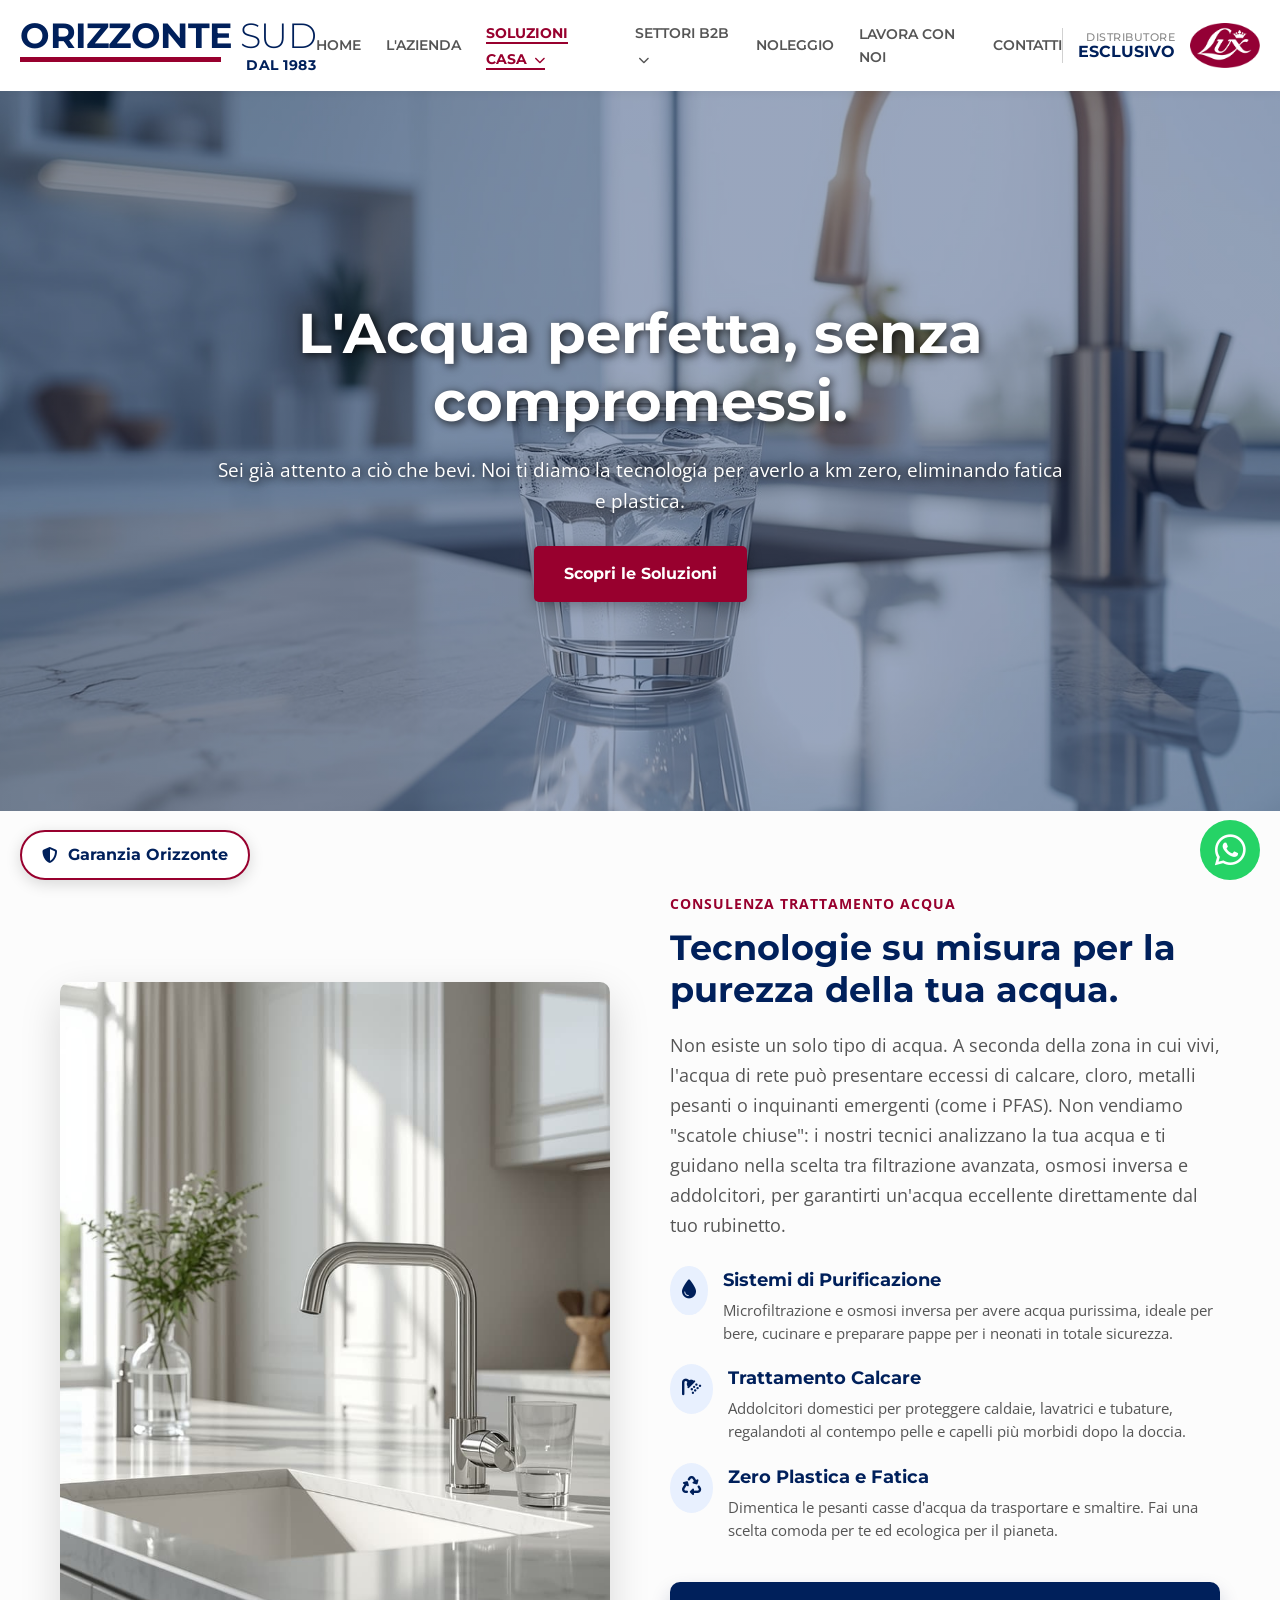
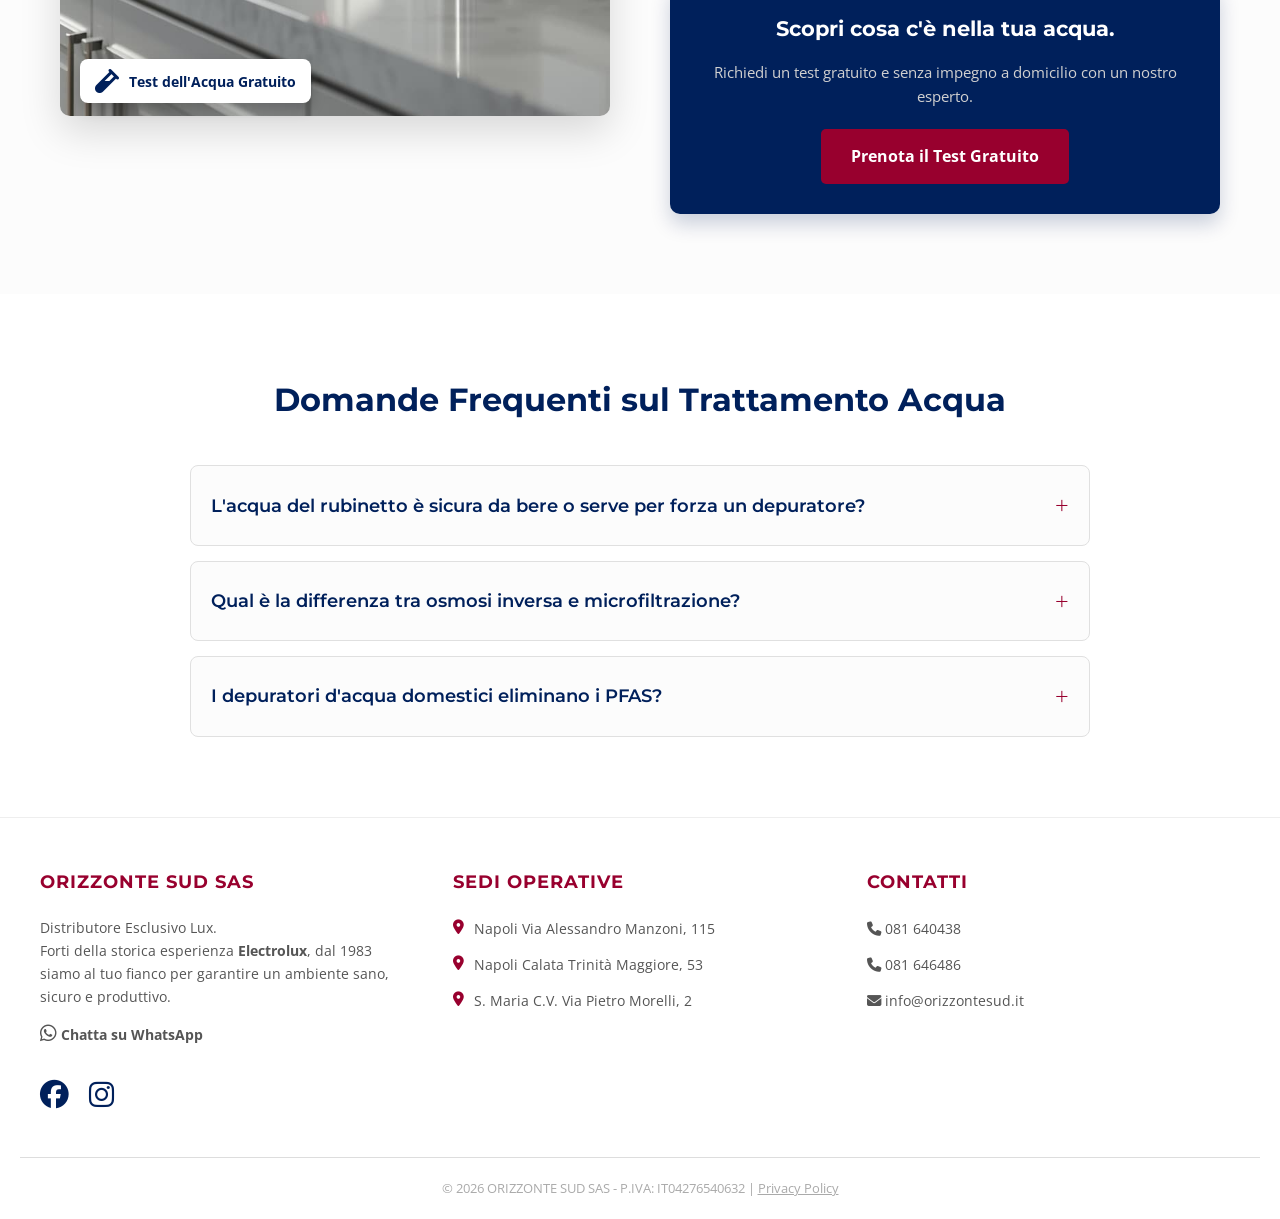
<file: acqua.html>
<!DOCTYPE html>
<html lang="it" style="scroll-behavior: smooth;">
<head>
    <meta charset="UTF-8">
    <meta name="viewport" content="width=device-width, initial-scale=1.0">
    <title>Purificazione e Trattamento Acqua Domestica | Orizzonte Sud</title>
    <meta name="description" content="Sistemi di purificazione acqua, osmosi inversa e addolcitori per la tua casa. Elimina calcare, PFAS e plastica. Richiedi un test gratuito dell'acqua.">
    <!-- SEO: CANONICAL E OPEN GRAPH -->
    <link rel="canonical" href="https://www.orizzontesud.it/acqua.html">
    <meta property="og:title" content="Purificazione Acqua Domestica | Orizzonte Sud">
    <meta property="og:description" content="Sistemi di purificazione, osmosi inversa e addolcitori per la tua casa. Elimina calcare e plastica. Richiedi un test gratuito dell'acqua.">
    <meta property="og:image" content="https://www.orizzontesud.it/assets/img/hero-acqua.jpg">
    <meta property="og:url" content="https://www.orizzontesud.it/acqua.html">
    <meta property="og:type" content="website">
    
    <!-- SEO & AEO INVISIBILE: SCHEMA PROFESSIONAL SERVICE + FAQ PAGE -->
    <script type="application/ld+json">[
      {
        "@context": "https://schema.org",
        "@type": "ProfessionalService",
        "name": "Consulenza Trattamento Acqua - Orizzonte Sud",
        "alternateName":["Depuratori Acqua Lux", "Filtrazione Acqua Casa Sud Italia", "Orizzonte Sud Electrolux"],
        "image": "https://www.orizzontesud.it/assets/img/logo-lux.png",
        "@id": "https://www.orizzontesud.it/acqua.html",
        "url": "https://www.orizzontesud.it/acqua.html",
        "telephone": "081640438",
        "description": "Consulenza specializzata per il trattamento dell'acqua domestica. Forti della nostra storica esperienza, offriamo soluzioni su misura: microfiltrazione, osmosi inversa e addolcitori contro calcare e PFAS.",
        "provider": {
          "@type": "LocalBusiness",
          "name": "Orizzonte Sud SAS",
          "address": {
            "@type": "PostalAddress",
            "streetAddress": "Via Alessandro Manzoni, 115",
            "addressLocality": "Napoli",
            "postalCode": "80123",
            "addressCountry": "IT"
          }
        }
      },
      {
        "@context": "https://schema.org",
        "@type": "FAQPage",
        "mainEntity":[
          {
            "@type": "Question",
            "name": "L'acqua del rubinetto è sicura da bere o serve per forza un depuratore?",
            "acceptedAnswer": {
              "@type": "Answer",
              "text": "L'acqua fornita dagli acquedotti è potabile e rigorosamente controllata. Tuttavia, durante il tragitto nelle tubature locali o condominiali, può accumulare calcare, cloro, sedimenti o metalli pesanti. Un sistema di microfiltrazione o osmosi inversa serve ad affinare quest'acqua, restituendole un sapore eccellente e la massima leggerezza direttamente dal rubinetto di casa."
            }
          },
          {
            "@type": "Question",
            "name": "Qual è la differenza tra osmosi inversa e microfiltrazione?",
            "acceptedAnswer": {
              "@type": "Answer",
              "text": "La microfiltrazione rimuove cloro, odori e particelle solide, mantenendo inalterati i sali minerali; è ideale per acque già di buona qualità. L'osmosi inversa, invece, utilizza una membrana semipermeabile che abbatte anche calcare, nitrati e metalli pesanti, ed è consigliata in zone con acqua molto dura o sapore sgradevole."
            }
          },
          {
            "@type": "Question",
            "name": "I depuratori d'acqua domestici eliminano i PFAS?",
            "acceptedAnswer": {
              "@type": "Answer",
              "text": "Sì, i sistemi di purificazione avanzata dotati di membrane a osmosi inversa e filtri a carboni attivi ad alta densità sono attualmente la tecnologia più efficace per abbattere la presenza di inquinanti emergenti come i PFAS (sostanze perfluoroalchiliche) dall'acqua potabile."
            }
          }
        ]
      }
    ]
    </script>

    <link href="https://fonts.googleapis.com/css2?family=Montserrat:wght@300;400;500;700&family=Open+Sans:wght@400;600&display=swap" rel="stylesheet">
    <link rel="stylesheet" href="https://cdnjs.cloudflare.com/ajax/libs/font-awesome/6.4.0/css/all.min.css">
    <link rel="stylesheet" href="assets/css/style.css">
</head>
<body>
    
    <!-- WHATSAPP FLUTTUANTE -->
    <a href="https://wa.me/39081640438?text=Salve,%20vorrei%20informazioni%20sui%20sistemi%20di%20purificazione%20Acqua%20per%20la%20Casa." target="_blank" aria-label="Contattaci su WhatsApp" class="whatsapp-float">
        <i class="fab fa-whatsapp"></i>
    </a>

    <!-- HEADER -->
    <header>
        <div class="navbar">
            <a href="index.html" class="logo-sx" style="text-decoration: none; display: inline-block;">
                <div style="display: flex; flex-direction: column; width: max-content;">
                    <div style="display: flex; align-items: baseline;">
                        <span style="font-family: 'Montserrat', sans-serif; font-size: 2.2rem; color: #00205B; font-weight: 700; letter-spacing: -0.5px; line-height: 1; margin-right: 8px;">ORIZZONTE</span>
                        <span style="font-family: 'Montserrat', sans-serif; font-size: 2.2rem; color: #00205B; font-weight: 300; letter-spacing: -0.5px; line-height: 1;">SUD</span>
                    </div>
                    <div style="display: flex; justify-content: space-between; align-items: flex-start; margin-top: 4px;">
                        <div style="height: 5px; background-color: #98002E; width: 68%;"></div>
                        <span style="font-family: 'Montserrat', sans-serif; font-size: 0.85rem; color: #00205B; font-weight: 700; letter-spacing: 0.5px; line-height: 1; padding-top: 2px;">DAL 1983</span>
                    </div>
                </div>
            </a>
            
            <div class="menu-toggle" id="mobile-menu-btn">
                <i class="fas fa-bars"></i>
            </div>

           <nav class="nav-links" id="nav-menu">
                <a href="index.html">HOME</a>
                <a href="chi-siamo.html">L'AZIENDA</a>
                
                <div class="dropdown">
                    <a href="#" style="cursor: default; color: #98002E; font-weight: 700; border-bottom: 2px solid #98002E;">SOLUZIONI CASA <i class="fas fa-chevron-down" style="font-size: 0.7rem; margin-left: 3px;"></i></a>
                    <div class="dropdown-content">
                        <a href="aria.html">Aria Pura per la Famiglia</a>
                        <a href="acqua.html" style="color: #98002E; font-weight: bold;">Acqua Pura a Km 0</a>
                        <a href="pulizia-domestica.html">Sanificazione Domestica</a>
                    </div>
                </div>

                <div class="dropdown">
                    <a href="#" style="cursor: default;">SETTORI B2B <i class="fas fa-chevron-down" style="font-size: 0.7rem; margin-left: 3px;"></i></a>
                    <div class="dropdown-content">
                        <a href="acqua-horeca.html">Acqua per Ristorazione (Ho.Re.Ca)</a>
                        <a href="settore-industriale.html">Pulizia Industriale e Logistica</a>
                        <a href="settore-horeca.html">Housekeeping Hotel</a>
                        <a href="settore-food.html">Igiene Food & Cucine</a>
                        <a href="settore-officine.html">Aspirazione Officine</a>
                    </div>
                </div>

                <a href="noleggio.html">NOLEGGIO</a>
                <a href="lavora.html">LAVORA CON NOI</a>
                <a href="contatti.html">CONTATTI</a>
            </nav>

            <div class="lux-wrapper" style="display: flex; flex-direction: row; align-items: center; gap: 15px;">
                <div style="width: 1px; height: 35px; background-color: #d1d1d1;"></div>
                <div style="display: flex; flex-direction: column; text-align: right; line-height: 1.1; justify-content: center;">
                    <span style="font-family: 'Montserrat', sans-serif; font-size: 0.7rem; color: #888; font-weight: 500; letter-spacing: 0.5px;">DISTRIBUTORE</span>
                    <span style="font-family: 'Montserrat', sans-serif; font-size: 0.98rem; color: #00205B; font-weight: 700;">ESCLUSIVO</span>
                </div>
                <img src="assets/img/logo-lux.png" alt="Lux" style="height: 45px; width: auto; display: block;">
            </div>
        </div>
    </header>

    <main>
        <!-- HERO SECTION -->
        <section class="hero" style="background: linear-gradient(rgba(0, 32, 91, 0.4), rgba(0, 32, 91, 0.4)), url('assets/img/hero-acqua.jpg') center/cover;">
            <div class="hero-content">
                <h1 style="text-shadow: 2px 2px 10px rgba(0,0,0,0.8);">L'Acqua perfetta, senza compromessi.</h1>
                <p style="font-size: 1.2rem; margin-top: 15px; margin-bottom: 30px; text-shadow: 1px 1px 8px rgba(0,0,0,0.9);">Sei già attento a ciò che bevi. Noi ti diamo la tecnologia per averlo a km zero, eliminando fatica e plastica.</p>
                <div class="btn-container" style="display: flex; gap: 15px; justify-content: center; flex-wrap: wrap;">
                    <a href="#dettagli" class="btn" style="background-color: #98002E; color: white; padding: 15px 30px; border-radius: 5px; text-decoration: none; font-weight: bold; box-shadow: 0 4px 15px rgba(0,0,0,0.3);">Scopri le Soluzioni</a>
                </div>
            </div>
        </section>

        <!-- LAYOUT TETRIS: IMMAGINE A SX, TESTO A DX -->
        <section id="dettagli" style="padding: 80px 20px; background-color: #fcfcfc;">
            <div class="container" style="max-width: 1200px; margin: 0 auto; display: flex; flex-wrap: wrap; gap: 60px; align-items: center;">
                
                <!-- Colonna Sinistra: Immagine Ambientata -->
                <div style="flex: 1; min-width: 300px; position: relative;">
                    <img src="assets/img/acqua-casa-ambientata.jpg" alt="Depuratore acqua domestico sottolavello a osmosi inversa e addolcitore contro calcare e PFAS" title="Acqua pura dal rubinetto senza bottiglie di plastica" style="width: 100%; border-radius: 10px; box-shadow: 0 15px 40px rgba(0,0,0,0.15); object-fit: cover; aspect-ratio: 3/4;">
                    
                    <div style="position: absolute; bottom: 20px; left: 20px; background: white; padding: 10px 15px; border-radius: 8px; box-shadow: 0 5px 15px rgba(0,0,0,0.2); display: flex; align-items: center; gap: 10px;">
                        <i class="fas fa-vial" style="color: #00205B; font-size: 1.5rem;"></i>
                        <span style="font-weight: bold; color: #00205B; font-size: 0.9rem;">Test dell'Acqua Gratuito</span>
                    </div>
                </div>

                <!-- Colonna Destra: Testi -->
                <div style="flex: 1; min-width: 300px;">
                    <span style="color: #98002E; font-weight: 700; font-size: 0.9rem; letter-spacing: 1px; text-transform: uppercase;">Consulenza Trattamento Acqua</span>
                    <h2 style="color: #00205B; font-size: 2.2rem; margin-top: 10px; margin-bottom: 20px; line-height: 1.2;">Tecnologie su misura per la purezza della tua acqua.</h2>
                    
                    <p style="color: #555; font-size: 1.1rem; line-height: 1.7; margin-bottom: 25px;">
                        Non esiste un solo tipo di acqua. A seconda della zona in cui vivi, l'acqua di rete può presentare eccessi di calcare, cloro, metalli pesanti o inquinanti emergenti (come i PFAS). Non vendiamo "scatole chiuse": i nostri tecnici analizzano la tua acqua e ti guidano nella scelta tra filtrazione avanzata, osmosi inversa e addolcitori, per garantirti un'acqua eccellente direttamente dal tuo rubinetto.
                    </p>

                    <!-- Bullet Points -->
                    <ul style="list-style: none; padding: 0; margin-bottom: 40px;">
                        <li style="display: flex; align-items: flex-start; gap: 15px; margin-bottom: 20px;">
                            <div style="background-color: #e8f0fe; padding: 12px; border-radius: 50%; color: #00205B;">
                                <i class="fas fa-tint" style="font-size: 1.2rem;"></i>
                            </div>
                            <div>
                                <h4 style="color: #00205B; margin-bottom: 5px; font-size: 1.1rem;">Sistemi di Purificazione</h4>
                                <p style="color: #555; font-size: 0.95rem; line-height: 1.5;">Microfiltrazione e osmosi inversa per avere acqua purissima, ideale per bere, cucinare e preparare pappe per i neonati in totale sicurezza.</p>
                            </div>
                        </li>
                        <li style="display: flex; align-items: flex-start; gap: 15px; margin-bottom: 20px;">
                            <div style="background-color: #e8f0fe; padding: 12px; border-radius: 50%; color: #00205B;">
                                <i class="fas fa-shower" style="font-size: 1.2rem;"></i>
                            </div>
                            <div>
                                <h4 style="color: #00205B; margin-bottom: 5px; font-size: 1.1rem;">Trattamento Calcare</h4>
                                <p style="color: #555; font-size: 0.95rem; line-height: 1.5;">Addolcitori domestici per proteggere caldaie, lavatrici e tubature, regalandoti al contempo pelle e capelli più morbidi dopo la doccia.</p>
                            </div>
                        </li>
                        <li style="display: flex; align-items: flex-start; gap: 15px;">
                            <div style="background-color: #e8f0fe; padding: 12px; border-radius: 50%; color: #00205B;">
                                <i class="fas fa-recycle" style="font-size: 1.2rem;"></i>
                            </div>
                            <div>
                                <h4 style="color: #00205B; margin-bottom: 5px; font-size: 1.1rem;">Zero Plastica e Fatica</h4>
                                <p style="color: #555; font-size: 0.95rem; line-height: 1.5;">Dimentica le pesanti casse d'acqua da trasportare e smaltire. Fai una scelta comoda per te ed ecologica per il pianeta.</p>
                            </div>
                        </li>
                    </ul>

                    <!-- Box Call to Action -->
                    <div style="background-color: #00205B; padding: 30px; border-radius: 10px; text-align: center; box-shadow: 0 10px 20px rgba(0,32,91,0.2);">
                        <h3 style="color: white; margin-bottom: 15px; font-size: 1.3rem;">Scopri cosa c'è nella tua acqua.</h3>
                        <p style="color: #d1d1d1; margin-bottom: 20px; font-size: 0.95rem;">Richiedi un test gratuito e senza impegno a domicilio con un nostro esperto.</p>
                        <a href="contatti.html" style="display: inline-block; background-color: #98002E; color: white; padding: 15px 30px; border-radius: 5px; text-decoration: none; font-weight: bold; transition: background 0.3s;">Prenota il Test Gratuito</a>
                    </div>
                </div>

            </div>
        </section>

        <!-- SEZIONE AEO / FAQ -->
        <section class="faq-section">
            <div class="container">
                <h2 style="color: #00205B; font-size: 2rem; margin-bottom: 40px; text-align: center;">Domande Frequenti sul Trattamento Acqua</h2>
                
                <div class="faq-container">
                    <!-- FAQ 1 -->
                    <details class="faq-item">
                        <summary>L'acqua del rubinetto è sicura da bere o serve per forza un depuratore?</summary>
                        <p>L'acqua fornita dagli acquedotti è potabile e rigorosamente controllata. Tuttavia, durante il tragitto nelle tubature locali o condominiali, può accumulare calcare, cloro, sedimenti o metalli pesanti. Un sistema di microfiltrazione o osmosi inversa serve ad "affinare" quest'acqua, restituendole un sapore eccellente e la massima leggerezza direttamente dal rubinetto di casa.</p>
                    </details>

                    <!-- FAQ 2 -->
                    <details class="faq-item">
                        <summary>Qual è la differenza tra osmosi inversa e microfiltrazione?</summary>
                        <p>La microfiltrazione rimuove cloro, odori e particelle solide, mantenendo inalterati i sali minerali; è ideale per acque già di buona qualità. L'osmosi inversa, invece, utilizza una membrana semipermeabile che abbatte anche calcare, nitrati e metalli pesanti, ed è consigliata in zone con acqua molto dura o sapore sgradevole.</p>
                    </details>

                    <!-- FAQ 3 -->
                    <details class="faq-item">
                        <summary>I depuratori d'acqua domestici eliminano i PFAS?</summary>
                        <p>Sì, i sistemi di purificazione avanzata dotati di membrane a osmosi inversa e filtri a carboni attivi ad alta densità sono attualmente la tecnologia più efficace per abbattere la presenza di inquinanti emergenti come i PFAS (sostanze perfluoroalchiliche) dall'acqua potabile.</p>
                    </details>
                </div>
            </div>
        </section>

    </main>

    <!-- BOTTONE GARANZIA ORIZZONTE -->
    <div class="method-trigger" onclick="toggleMethodModal()">
        <i class="fas fa-shield-alt"></i><span>Garanzia Orizzonte</span>
    </div>

    <!-- FOOTER UNIVERSALE -->
    <footer style="background-color: white; padding: 50px 20px 20px; border-top: 1px solid #eee; font-size: 0.9rem;">
        <div style="max-width: 1200px; margin: 0 auto; display: grid; grid-template-columns: repeat(auto-fit, minmax(250px, 1fr)); gap: 40px; margin-bottom: 40px;">
            <div>
                <h4 style="color: #98002E; margin-bottom: 20px; font-size: 1.1rem; text-transform: uppercase; letter-spacing: 1px;">Orizzonte Sud SAS</h4>
                <p style="color: #555; line-height: 1.6; margin-bottom: 15px;">
                    Distributore Esclusivo Lux.<br>
                    Forti della storica esperienza <strong>Electrolux</strong>, dal 1983 siamo al tuo fianco per garantire un ambiente sano, sicuro e produttivo.
                </p>
                <a href="https://wa.me/39081640438?text=Salve,%20vorrei%20informazioni%20sui%20sistemi%20di%20purificazione%20Acqua%20per%20la%20Casa." class="footer-link" style="font-weight: bold;">
                    <i class="fab fa-whatsapp" style="font-size: 1.2rem;"></i> Chatta su WhatsApp
                </a>
            </div>
            <div>
                <h4 style="color: #98002E; margin-bottom: 20px; font-size: 1.1rem; text-transform: uppercase; letter-spacing: 1px;">Sedi Operative</h4>
                <ul style="list-style: none; padding: 0; color: #555; line-height: 1.8;">
                    <li style="display: flex; gap: 10px; margin-bottom: 10px;"><i class="fas fa-map-marker-alt" style="color: #98002E; margin-top: 4px;"></i> Napoli Via Alessandro Manzoni, 115</li>
                    <li style="display: flex; gap: 10px; margin-bottom: 10px;"><i class="fas fa-map-marker-alt" style="color: #98002E; margin-top: 4px;"></i> Napoli Calata Trinità Maggiore, 53</li>
                    <li style="display: flex; gap: 10px;"><i class="fas fa-map-marker-alt" style="color: #98002E; margin-top: 4px;"></i> S. Maria C.V. Via Pietro Morelli, 2</li>
                </ul>
            </div>
            <div>
                <h4 style="color: #98002E; margin-bottom: 20px; font-size: 1.1rem; text-transform: uppercase; letter-spacing: 1px;">Contatti</h4>
                <ul style="list-style: none; padding: 0; color: #555; line-height: 1.8;">
                    <li style="margin-bottom: 10px;">
                        <a href="tel:+39081640438" class="footer-link"><i class="fas fa-phone"></i> 081 640438</a>
                    </li>
                    <li style="margin-bottom: 10px;">
                        <a href="tel:+39081646486" class="footer-link"><i class="fas fa-phone"></i> 081 646486</a>
                    </li>
                    <li>
                        <a href="mailto:info@orizzontesud.it" class="footer-link"><i class="fas fa-envelope"></i> info@orizzontesud.it</a>
                    </li>
                </ul>
            </div>
        </div>
        <div style="text-align: center; color: #aaa; border-top: 1px solid #ddd; padding-top: 20px; font-size: 0.8rem;">
            &copy; 2026 ORIZZONTE SUD SAS - P.IVA: IT04276540632 | <a href="privacy.html" style="color: #aaa; text-decoration: underline;">Privacy Policy</a>
        </div>
    </footer>

    <!-- SCRIPT CENTRALIZZATO -->
    <script src="assets/js/app.js"></script>
</body>
</html>
</file>
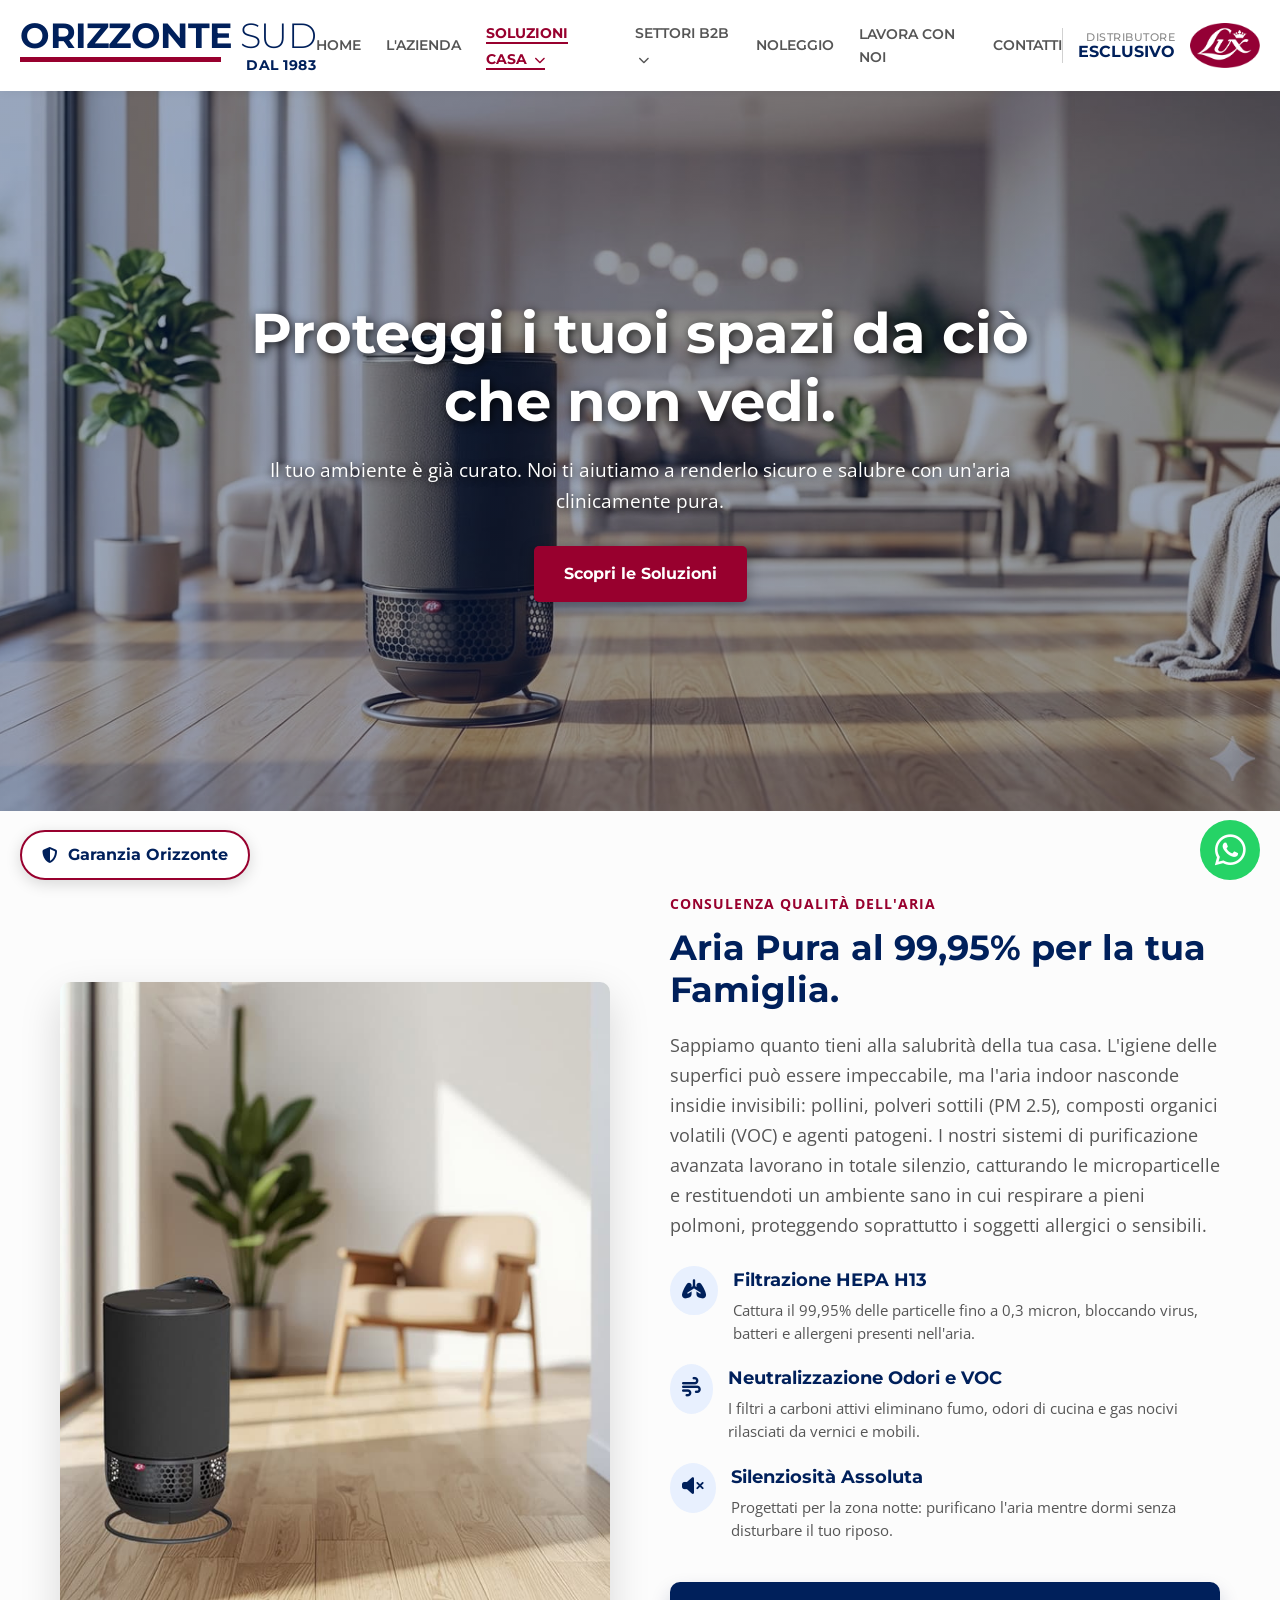
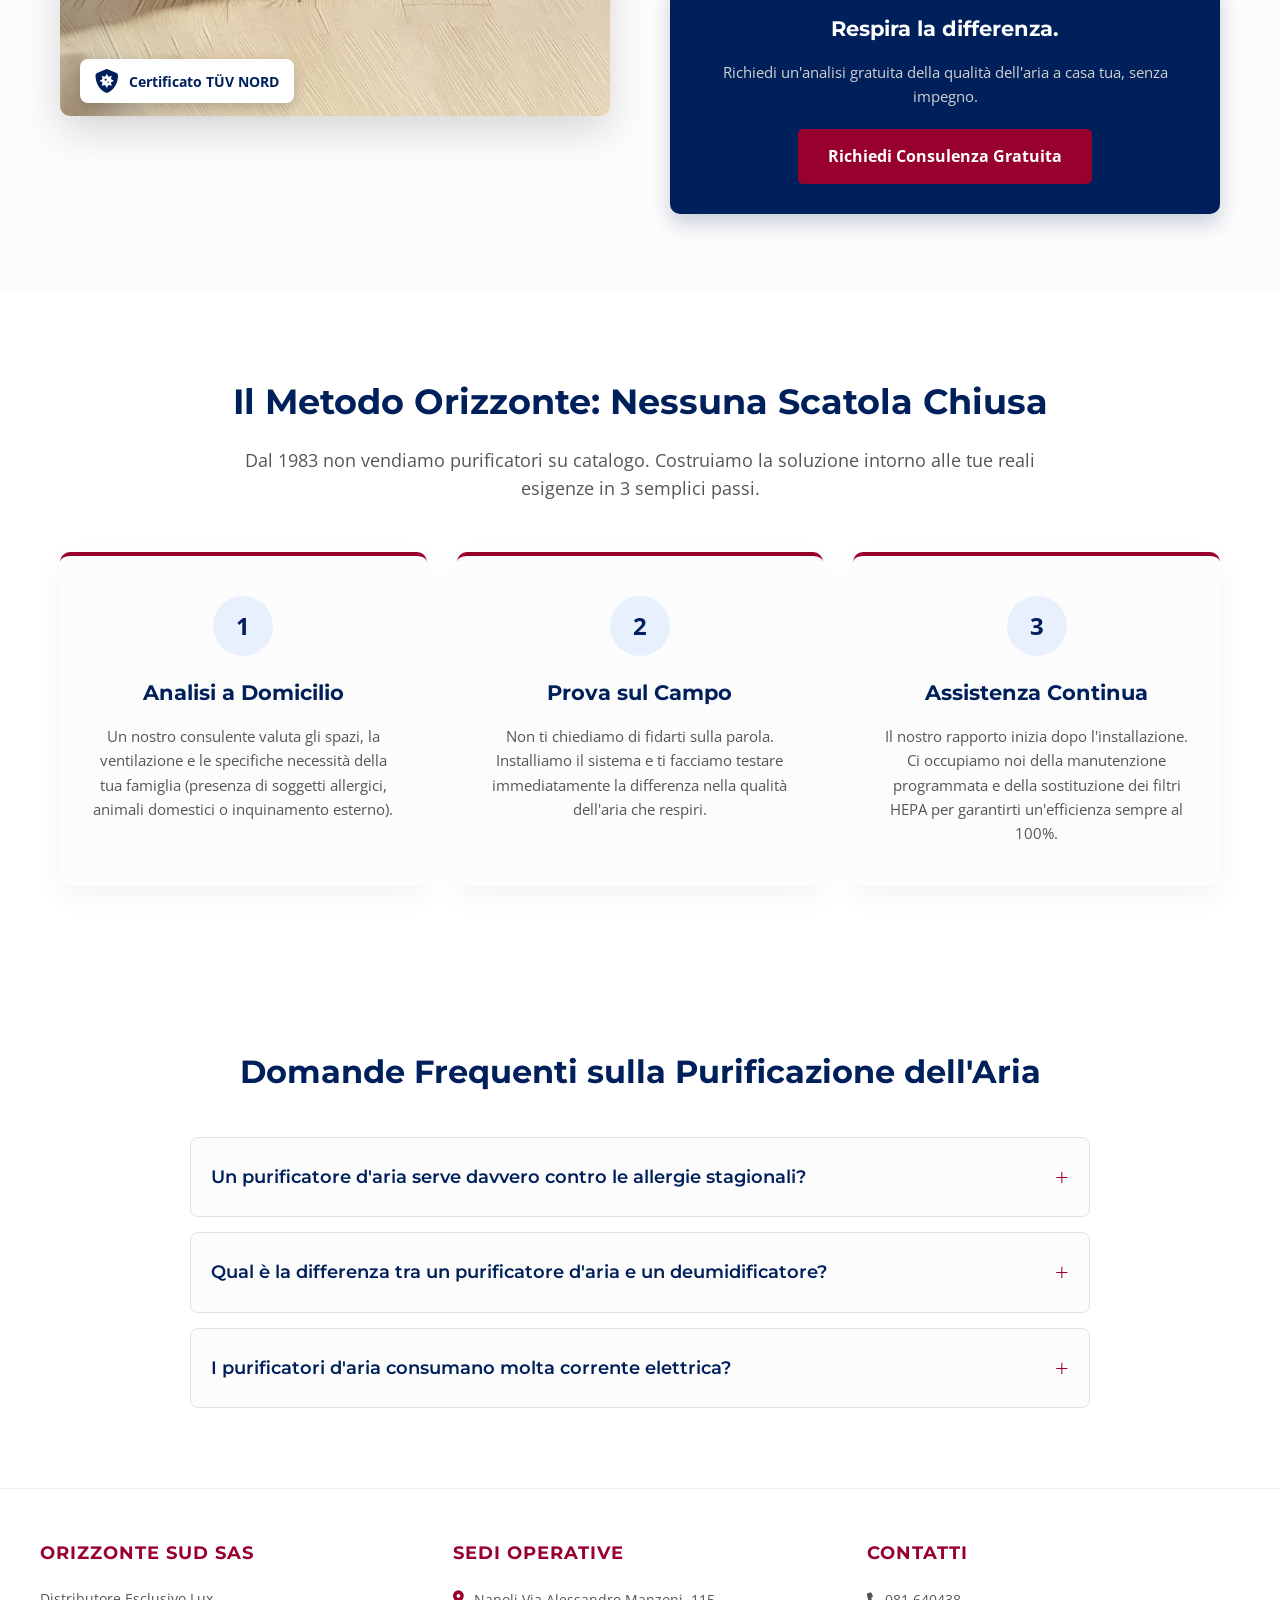
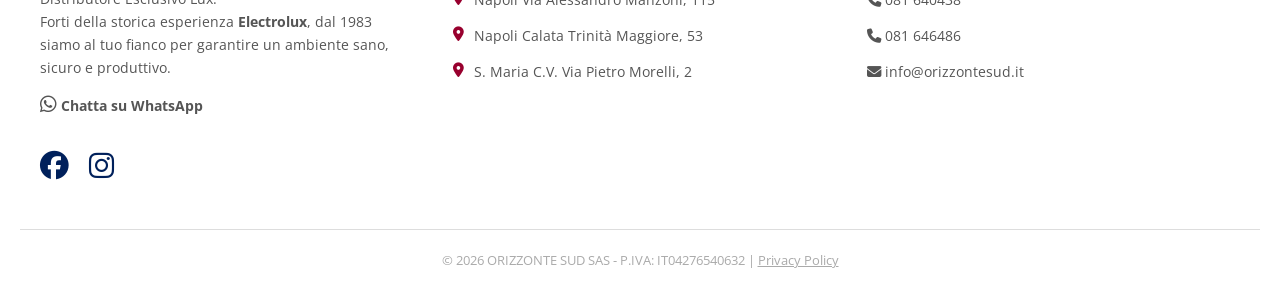
<file: aria.html>
<!DOCTYPE html>
<html lang="it" style="scroll-behavior: smooth;">
<head>
    <meta charset="UTF-8">
    <meta name="viewport" content="width=device-width, initial-scale=1.0">
    <title>Purificazione Aria Domestica e Filtrazione HEPA | Orizzonte Sud</title>
    <meta name="description" content="Proteggi la tua famiglia dall'inquinamento indoor. Consulenza su sistemi di purificazione aria con filtrazione HEPA al 99,95%. Richiedi un'analisi gratuita.">
    <!-- SEO: CANONICAL E OPEN GRAPH -->
    <link rel="canonical" href="https://www.orizzontesud.it/aria.html">
    <meta property="og:title" content="Purificazione Aria Domestica | Orizzonte Sud">
    <meta property="og:description" content="Proteggi la tua famiglia dall'inquinamento indoor. Sistemi di purificazione aria con filtrazione HEPA al 99,95%.">
    <meta property="og:image" content="https://www.orizzontesud.it/assets/img/hero-aria.jpg">
    <meta property="og:url" content="https://www.orizzontesud.it/aria.html">
    <meta property="og:type" content="website">
    
    <!-- SEO & AEO INVISIBILE: SCHEMA PROFESSIONAL SERVICE + FAQ PAGE -->
    <script type="application/ld+json">[
      {
        "@context": "https://schema.org",
        "@type": "ProfessionalService",
        "name": "Consulenza Purificazione Aria - Orizzonte Sud",
        "alternateName":["Depuratori Aria Electrolux", "Lux Aeroguard Italia", "Filtrazione HEPA Casa"],
        "image": "https://www.orizzontesud.it/assets/img/logo-lux.png",
        "@id": "https://www.orizzontesud.it/aria.html",
        "url": "https://www.orizzontesud.it/aria.html",
        "telephone": "081640438",
        "description": "Consulenza specializzata per la purificazione dell'aria domestica. Distributori esclusivi Lux. Forti dell'esperienza Electrolux, eliminiamo virus, batteri e allergeni con filtri HEPA H13.",
        "provider": {
          "@type": "LocalBusiness",
          "name": "Orizzonte Sud SAS",
          "address": {
            "@type": "PostalAddress",
            "streetAddress": "Via Alessandro Manzoni, 115",
            "addressLocality": "Napoli",
            "postalCode": "80123",
            "addressCountry": "IT"
          }
        }
      },
      {
        "@context": "https://schema.org",
        "@type": "FAQPage",
        "mainEntity":[
          {
            "@type": "Question",
            "name": "Un purificatore d'aria serve davvero contro le allergie stagionali?",
            "acceptedAnswer": {
              "@type": "Answer",
              "text": "Sì, i purificatori dotati di veri filtri HEPA (High Efficiency Particulate Air) di classe H13 sono in grado di catturare il 99,95% delle particelle fino a 0,3 micron. Questo include pollini, spore di muffa, acari e peli di animali domestici, riducendo drasticamente la carica allergenica nell'ambiente indoor."
            }
          },
          {
            "@type": "Question",
            "name": "Qual è la differenza tra un purificatore d'aria e un deumidificatore?",
            "acceptedAnswer": {
              "@type": "Answer",
              "text": "Il deumidificatore serve esclusivamente a rimuovere l'umidità in eccesso dall'aria, prevenendo la formazione di muffe sui muri. Il purificatore d'aria, invece, aspira l'aria e la fa passare attraverso filtri fisici (HEPA e carboni attivi) per rimuovere inquinanti, virus, batteri e cattivi odori, restituendo aria clinicamente pulita."
            }
          },
          {
            "@type": "Question",
            "name": "I purificatori d'aria consumano molta corrente elettrica?",
            "acceptedAnswer": {
              "@type": "Answer",
              "text": "I sistemi di purificazione moderni e di alta gamma sono progettati per funzionare 24 ore su 24 con motori a bassissimo consumo energetico. Alla velocità standard, il consumo è paragonabile a quello di una piccola lampadina a LED, con un impatto irrisorio sulla bolletta elettrica."
            }
          }
        ]
      }
    ]
    </script>

    <link href="https://fonts.googleapis.com/css2?family=Montserrat:wght@300;400;500;700&family=Open+Sans:wght@400;600&display=swap" rel="stylesheet">
    <link rel="stylesheet" href="https://cdnjs.cloudflare.com/ajax/libs/font-awesome/6.4.0/css/all.min.css">
    <link rel="stylesheet" href="assets/css/style.css">
</head>
<body>
    
    <!-- WHATSAPP FLUTTUANTE -->
    <a href="https://wa.me/39081640438?text=Salve,%20vorrei%20una%20consulenza%20sulla%20purificazione%20dell'Aria%20per%20la%20mia%20casa." target="_blank" aria-label="Contattaci su WhatsApp" class="whatsapp-float">
        <i class="fab fa-whatsapp"></i>
    </a>

    <!-- HEADER -->
    <header>
        <div class="navbar">
            <a href="index.html" class="logo-sx" style="text-decoration: none; display: inline-block;">
                <div style="display: flex; flex-direction: column; width: max-content;">
                    <div style="display: flex; align-items: baseline;">
                        <span style="font-family: 'Montserrat', sans-serif; font-size: 2.2rem; color: #00205B; font-weight: 700; letter-spacing: -0.5px; line-height: 1; margin-right: 8px;">ORIZZONTE</span>
                        <span style="font-family: 'Montserrat', sans-serif; font-size: 2.2rem; color: #00205B; font-weight: 300; letter-spacing: -0.5px; line-height: 1;">SUD</span>
                    </div>
                    <div style="display: flex; justify-content: space-between; align-items: flex-start; margin-top: 4px;">
                        <div style="height: 5px; background-color: #98002E; width: 68%;"></div>
                        <span style="font-family: 'Montserrat', sans-serif; font-size: 0.85rem; color: #00205B; font-weight: 700; letter-spacing: 0.5px; line-height: 1; padding-top: 2px;">DAL 1983</span>
                    </div>
                </div>
            </a>
            
            <div class="menu-toggle" id="mobile-menu-btn">
                <i class="fas fa-bars"></i>
            </div>

            <nav class="nav-links" id="nav-menu">
                <a href="index.html">HOME</a>
                <a href="chi-siamo.html">L'AZIENDA</a>
                
                <div class="dropdown">
                    <a href="#" style="cursor: default; color: #98002E; font-weight: 700; border-bottom: 2px solid #98002E;">SOLUZIONI CASA <i class="fas fa-chevron-down" style="font-size: 0.7rem; margin-left: 3px;"></i></a>
                    <div class="dropdown-content">
                        <a href="aria.html" style="color: #98002E; font-weight: bold;">Aria Pura per la Famiglia</a>
                        <a href="acqua.html">Acqua Pura a Km 0</a>
                        <a href="pulizia-domestica.html">Sanificazione Domestica</a>
                    </div>
                </div>

                <div class="dropdown">
                    <a href="#" style="cursor: default;">SETTORI B2B <i class="fas fa-chevron-down" style="font-size: 0.7rem; margin-left: 3px;"></i></a>
                    <div class="dropdown-content">
                        <a href="acqua-horeca.html">Acqua per Ristorazione (Ho.Re.Ca)</a>
                        <a href="settore-industriale.html">Pulizia Industriale e Logistica</a>
                        <a href="settore-horeca.html">Housekeeping Hotel</a>
                        <a href="settore-food.html">Igiene Food & Cucine</a>
                        <a href="settore-officine.html">Aspirazione Officine</a>
                    </div>
                </div>

                <a href="noleggio.html">NOLEGGIO</a>
                <a href="lavora.html">LAVORA CON NOI</a>
                <a href="contatti.html">CONTATTI</a>
            </nav>

            <div class="lux-wrapper" style="display: flex; flex-direction: row; align-items: center; gap: 15px;">
                <div style="width: 1px; height: 35px; background-color: #d1d1d1;"></div>
                <div style="display: flex; flex-direction: column; text-align: right; line-height: 1.1; justify-content: center;">
                    <span style="font-family: 'Montserrat', sans-serif; font-size: 0.7rem; color: #888; font-weight: 500; letter-spacing: 0.5px;">DISTRIBUTORE</span>
                    <span style="font-family: 'Montserrat', sans-serif; font-size: 0.98rem; color: #00205B; font-weight: 700;">ESCLUSIVO</span>
                </div>
                <img src="assets/img/logo-lux.png" alt="Lux" style="height: 45px; width: auto; display: block;">
            </div>
        </div>
    </header>

    <main>
        <!-- HERO SECTION -->
        <section class="hero" style="background: linear-gradient(rgba(0, 32, 91, 0.4), rgba(0, 32, 91, 0.4)), url('assets/img/hero-aria.jpg') center/cover;">
            <div class="hero-content">
                <h1 style="text-shadow: 2px 2px 10px rgba(0,0,0,0.8);">Proteggi i tuoi spazi da ciò che non vedi.</h1>
                <p style="font-size: 1.2rem; margin-top: 15px; margin-bottom: 30px; text-shadow: 1px 1px 8px rgba(0,0,0,0.9);">Il tuo ambiente è già curato. Noi ti aiutiamo a renderlo sicuro e salubre con un'aria clinicamente pura.</p>
                <div class="btn-container" style="display: flex; gap: 15px; justify-content: center; flex-wrap: wrap;">
                    <a href="#dettagli" class="btn" style="background-color: #98002E; color: white; padding: 15px 30px; border-radius: 5px; text-decoration: none; font-weight: bold; box-shadow: 0 4px 15px rgba(0,0,0,0.3);">Scopri le Soluzioni</a>
                </div>
            </div>
        </section>

        <!-- LAYOUT TETRIS: IMMAGINE A SX, TESTO A DX -->
        <section id="dettagli" style="padding: 80px 20px; background-color: #fcfcfc;">
            <div class="container" style="max-width: 1200px; margin: 0 auto; display: flex; flex-wrap: wrap; gap: 60px; align-items: center;">
                
                <!-- Colonna Sinistra: Immagine Ambientata -->
                <div style="flex: 1; min-width: 300px; position: relative;">
                    <img src="assets/img/lux-aeroguard-ambientato.jpg" alt="Sistema di purificazione aria domestica per zona notte e salotto" title="Aria clinicamente pura per la tua casa" style="width: 100%; border-radius: 10px; box-shadow: 0 15px 40px rgba(0,0,0,0.15); object-fit: cover; aspect-ratio: 3/4;">
                    
                    <!-- Badge Certificazione Sovrapposto -->
                    <div style="position: absolute; bottom: 20px; left: 20px; background: white; padding: 10px 15px; border-radius: 8px; box-shadow: 0 5px 15px rgba(0,0,0,0.2); display: flex; align-items: center; gap: 10px;">
                        <i class="fas fa-shield-virus" style="color: #00205B; font-size: 1.5rem;"></i>
                        <span style="font-weight: bold; color: #00205B; font-size: 0.9rem;">Certificato TÜV NORD</span>
                    </div>
                </div>

                <!-- Colonna Destra: Testi -->
                <div style="flex: 1; min-width: 300px;">
                    <span style="color: #98002E; font-weight: 700; font-size: 0.9rem; letter-spacing: 1px; text-transform: uppercase;">Consulenza Qualità dell'Aria</span>
                    <h2 style="color: #00205B; font-size: 2.2rem; margin-top: 10px; margin-bottom: 20px; line-height: 1.2;">Aria Pura al 99,95% per la tua Famiglia.</h2>
                    
                    <p style="color: #555; font-size: 1.1rem; line-height: 1.7; margin-bottom: 25px;">
                        Sappiamo quanto tieni alla salubrità della tua casa. L'igiene delle superfici può essere impeccabile, ma l'aria indoor nasconde insidie invisibili: pollini, polveri sottili (PM 2.5), composti organici volatili (VOC) e agenti patogeni. I nostri sistemi di purificazione avanzata lavorano in totale silenzio, catturando le microparticelle e restituendoti un ambiente sano in cui respirare a pieni polmoni, proteggendo soprattutto i soggetti allergici o sensibili.
                    </p>

                    <!-- Bullet Points -->
                    <ul style="list-style: none; padding: 0; margin-bottom: 40px;">
                        <li style="display: flex; align-items: flex-start; gap: 15px; margin-bottom: 20px;">
                            <div style="background-color: #e8f0fe; padding: 12px; border-radius: 50%; color: #00205B;">
                                <i class="fas fa-lungs" style="font-size: 1.2rem;"></i>
                            </div>
                            <div>
                                <h4 style="color: #00205B; margin-bottom: 5px; font-size: 1.1rem;">Filtrazione HEPA H13</h4>
                                <p style="color: #555; font-size: 0.95rem; line-height: 1.5;">Cattura il 99,95% delle particelle fino a 0,3 micron, bloccando virus, batteri e allergeni presenti nell'aria.</p>
                            </div>
                        </li>
                        <li style="display: flex; align-items: flex-start; gap: 15px; margin-bottom: 20px;">
                            <div style="background-color: #e8f0fe; padding: 12px; border-radius: 50%; color: #00205B;">
                                <i class="fas fa-wind" style="font-size: 1.2rem;"></i>
                            </div>
                            <div>
                                <h4 style="color: #00205B; margin-bottom: 5px; font-size: 1.1rem;">Neutralizzazione Odori e VOC</h4>
                                <p style="color: #555; font-size: 0.95rem; line-height: 1.5;">I filtri a carboni attivi eliminano fumo, odori di cucina e gas nocivi rilasciati da vernici e mobili.</p>
                            </div>
                        </li>
                        <li style="display: flex; align-items: flex-start; gap: 15px;">
                            <div style="background-color: #e8f0fe; padding: 12px; border-radius: 50%; color: #00205B;">
                                <i class="fas fa-volume-mute" style="font-size: 1.2rem;"></i>
                            </div>
                            <div>
                                <h4 style="color: #00205B; margin-bottom: 5px; font-size: 1.1rem;">Silenziosità Assoluta</h4>
                                <p style="color: #555; font-size: 0.95rem; line-height: 1.5;">Progettati per la zona notte: purificano l'aria mentre dormi senza disturbare il tuo riposo.</p>
                            </div>
                        </li>
                    </ul>

                    <!-- Box Call to Action -->
                    <div style="background-color: #00205B; padding: 30px; border-radius: 10px; text-align: center; box-shadow: 0 10px 20px rgba(0,32,91,0.2);">
                        <h3 style="color: white; margin-bottom: 15px; font-size: 1.3rem;">Respira la differenza.</h3>
                        <p style="color: #d1d1d1; margin-bottom: 20px; font-size: 0.95rem;">Richiedi un'analisi gratuita della qualità dell'aria a casa tua, senza impegno.</p>
                        <a href="contatti.html" style="display: inline-block; background-color: #98002E; color: white; padding: 15px 30px; border-radius: 5px; text-decoration: none; font-weight: bold; transition: background 0.3s;">Richiedi Consulenza Gratuita</a>
                    </div>
                </div>

            </div>
        </section>

        <!-- SEZIONE "IL METODO" -->
        <section class="method-section" id="il-metodo" style="padding: 80px 20px; background-color: #ffffff;">
            <div class="container" style="max-width: 1200px; margin: 0 auto;">
                <div style="text-align: center; margin-bottom: 50px;">
                    <h2 style="color: #00205B; font-size: 2.2rem; margin-bottom: 15px;">Il Metodo Orizzonte: Nessuna Scatola Chiusa</h2>
                    <p style="color: #555; font-size: 1.1rem; max-width: 800px; margin: 0 auto;">Dal 1983 non vendiamo purificatori su catalogo. Costruiamo la soluzione intorno alle tue reali esigenze in 3 semplici passi.</p>
                </div>
                
                <div style="display: grid; grid-template-columns: repeat(auto-fit, minmax(300px, 1fr)); gap: 30px;">
                    
                    <!-- Step 1 -->
                    <div style="background: #fcfcfc; padding: 40px 30px; border-radius: 10px; text-align: center; box-shadow: 0 10px 30px rgba(0,0,0,0.05); border-top: 4px solid #98002E;">
                        <div style="width: 60px; height: 60px; background-color: #e8f0fe; color: #00205B; border-radius: 50%; display: flex; align-items: center; justify-content: center; margin: 0 auto 20px; font-size: 1.5rem; font-weight: bold;">1</div>
                        <h3 style="color: #00205B; font-size: 1.3rem; margin-bottom: 15px;">Analisi a Domicilio</h3>
                        <p style="color: #555; line-height: 1.6; font-size: 0.95rem;">Un nostro consulente valuta gli spazi, la ventilazione e le specifiche necessità della tua famiglia (presenza di soggetti allergici, animali domestici o inquinamento esterno).</p>
                    </div>
                    
                    <!-- Step 2 -->
                    <div style="background: #fcfcfc; padding: 40px 30px; border-radius: 10px; text-align: center; box-shadow: 0 10px 30px rgba(0,0,0,0.05); border-top: 4px solid #98002E;">
                        <div style="width: 60px; height: 60px; background-color: #e8f0fe; color: #00205B; border-radius: 50%; display: flex; align-items: center; justify-content: center; margin: 0 auto 20px; font-size: 1.5rem; font-weight: bold;">2</div>
                        <h3 style="color: #00205B; font-size: 1.3rem; margin-bottom: 15px;">Prova sul Campo</h3>
                        <p style="color: #555; line-height: 1.6; font-size: 0.95rem;">Non ti chiediamo di fidarti sulla parola. Installiamo il sistema e ti facciamo testare immediatamente la differenza nella qualità dell'aria che respiri.</p>
                    </div>
                    
                    <!-- Step 3 -->
                    <div style="background: #fcfcfc; padding: 40px 30px; border-radius: 10px; text-align: center; box-shadow: 0 10px 30px rgba(0,0,0,0.05); border-top: 4px solid #98002E;">
                        <div style="width: 60px; height: 60px; background-color: #e8f0fe; color: #00205B; border-radius: 50%; display: flex; align-items: center; justify-content: center; margin: 0 auto 20px; font-size: 1.5rem; font-weight: bold;">3</div>
                        <h3 style="color: #00205B; font-size: 1.3rem; margin-bottom: 15px;">Assistenza Continua</h3>
                        <p style="color: #555; line-height: 1.6; font-size: 0.95rem;">Il nostro rapporto inizia dopo l'installazione. Ci occupiamo noi della manutenzione programmata e della sostituzione dei filtri HEPA per garantirti un'efficienza sempre al 100%.</p>
                    </div>

                </div>
            </div>
        </section>

        <!-- SEZIONE AEO / FAQ -->
        <section class="faq-section">
            <div class="container">
                <h2 style="color: #00205B; font-size: 2rem; margin-bottom: 40px; text-align: center;">Domande Frequenti sulla Purificazione dell'Aria</h2>
                
                <div class="faq-container">
                    <!-- FAQ 1 -->
                    <details class="faq-item">
                        <summary>Un purificatore d'aria serve davvero contro le allergie stagionali?</summary>
                        <p>Sì, i purificatori dotati di veri filtri HEPA (High Efficiency Particulate Air) di classe H13 sono in grado di catturare il 99,95% delle particelle fino a 0,3 micron. Questo include pollini, spore di muffa, acari e peli di animali domestici, riducendo drasticamente la carica allergenica nell'ambiente indoor.</p>
                    </details>

                    <!-- FAQ 2 -->
                    <details class="faq-item">
                        <summary>Qual è la differenza tra un purificatore d'aria e un deumidificatore?</summary>
                        <p>Il deumidificatore serve esclusivamente a rimuovere l'umidità in eccesso dall'aria, prevenendo la formazione di muffe sui muri. Il purificatore d'aria, invece, aspira l'aria e la fa passare attraverso filtri fisici (HEPA e carboni attivi) per rimuovere inquinanti, virus, batteri e cattivi odori, restituendo aria clinicamente pulita.</p>
                    </details>

                    <!-- FAQ 3 -->
                    <details class="faq-item">
                        <summary>I purificatori d'aria consumano molta corrente elettrica?</summary>
                        <p>I sistemi di purificazione moderni e di alta gamma sono progettati per funzionare 24 ore su 24 con motori a bassissimo consumo energetico. Alla velocità standard, il consumo è paragonabile a quello di una piccola lampadina a LED, con un impatto irrisorio sulla bolletta elettrica.</p>
                    </details>
                </div>
            </div>
        </section>

    </main>

    <!-- BOTTONE GARANZIA ORIZZONTE -->
    <div class="method-trigger" onclick="toggleMethodModal()">
        <i class="fas fa-shield-alt"></i><span>Garanzia Orizzonte</span>
    </div>

    <!-- FOOTER UNIVERSALE -->
    <footer style="background-color: white; padding: 50px 20px 20px; border-top: 1px solid #eee; font-size: 0.9rem;">
        <div style="max-width: 1200px; margin: 0 auto; display: grid; grid-template-columns: repeat(auto-fit, minmax(250px, 1fr)); gap: 40px; margin-bottom: 40px;">
            <div>
                <h4 style="color: #98002E; margin-bottom: 20px; font-size: 1.1rem; text-transform: uppercase; letter-spacing: 1px;">Orizzonte Sud SAS</h4>
                <p style="color: #555; line-height: 1.6; margin-bottom: 15px;">
                    Distributore Esclusivo Lux.<br>
                    Forti della storica esperienza <strong>Electrolux</strong>, dal 1983 siamo al tuo fianco per garantire un ambiente sano, sicuro e produttivo.
                </p>
                <a href="https://wa.me/39081640438?text=Salve,%20vorrei%20una%20consulenza%20sulla%20purificazione%20dell'Aria%20per%20la%20mia%20casa." class="footer-link" style="font-weight: bold;">
                    <i class="fab fa-whatsapp" style="font-size: 1.2rem;"></i> Chatta su WhatsApp
                </a>
            </div>
            <div>
                <h4 style="color: #98002E; margin-bottom: 20px; font-size: 1.1rem; text-transform: uppercase; letter-spacing: 1px;">Sedi Operative</h4>
                <ul style="list-style: none; padding: 0; color: #555; line-height: 1.8;">
                    <li style="display: flex; gap: 10px; margin-bottom: 10px;"><i class="fas fa-map-marker-alt" style="color: #98002E; margin-top: 4px;"></i> Napoli Via Alessandro Manzoni, 115</li>
                    <li style="display: flex; gap: 10px; margin-bottom: 10px;"><i class="fas fa-map-marker-alt" style="color: #98002E; margin-top: 4px;"></i> Napoli Calata Trinità Maggiore, 53</li>
                    <li style="display: flex; gap: 10px;"><i class="fas fa-map-marker-alt" style="color: #98002E; margin-top: 4px;"></i> S. Maria C.V. Via Pietro Morelli, 2</li>
                </ul>
            </div>
            <div>
                <h4 style="color: #98002E; margin-bottom: 20px; font-size: 1.1rem; text-transform: uppercase; letter-spacing: 1px;">Contatti</h4>
                <ul style="list-style: none; padding: 0; color: #555; line-height: 1.8;">
                    <li style="margin-bottom: 10px;">
                        <a href="tel:+39081640438" class="footer-link"><i class="fas fa-phone"></i> 081 640438</a>
                    </li>
                    <li style="margin-bottom: 10px;">
                        <a href="tel:+39081646486" class="footer-link"><i class="fas fa-phone"></i> 081 646486</a>
                    </li>
                    <li>
                        <a href="mailto:info@orizzontesud.it" class="footer-link"><i class="fas fa-envelope"></i> info@orizzontesud.it</a>
                    </li>
                </ul>
            </div>
        </div>
        <div style="text-align: center; color: #aaa; border-top: 1px solid #ddd; padding-top: 20px; font-size: 0.8rem;">
            &copy; 2026 ORIZZONTE SUD SAS - P.IVA: IT04276540632 | <a href="privacy.html" style="color: #aaa; text-decoration: underline;">Privacy Policy</a>
        </div>
    </footer>

    <!-- SCRIPT CENTRALIZZATO -->
    <script src="assets/js/app.js"></script>
</body>
</html>
</file>
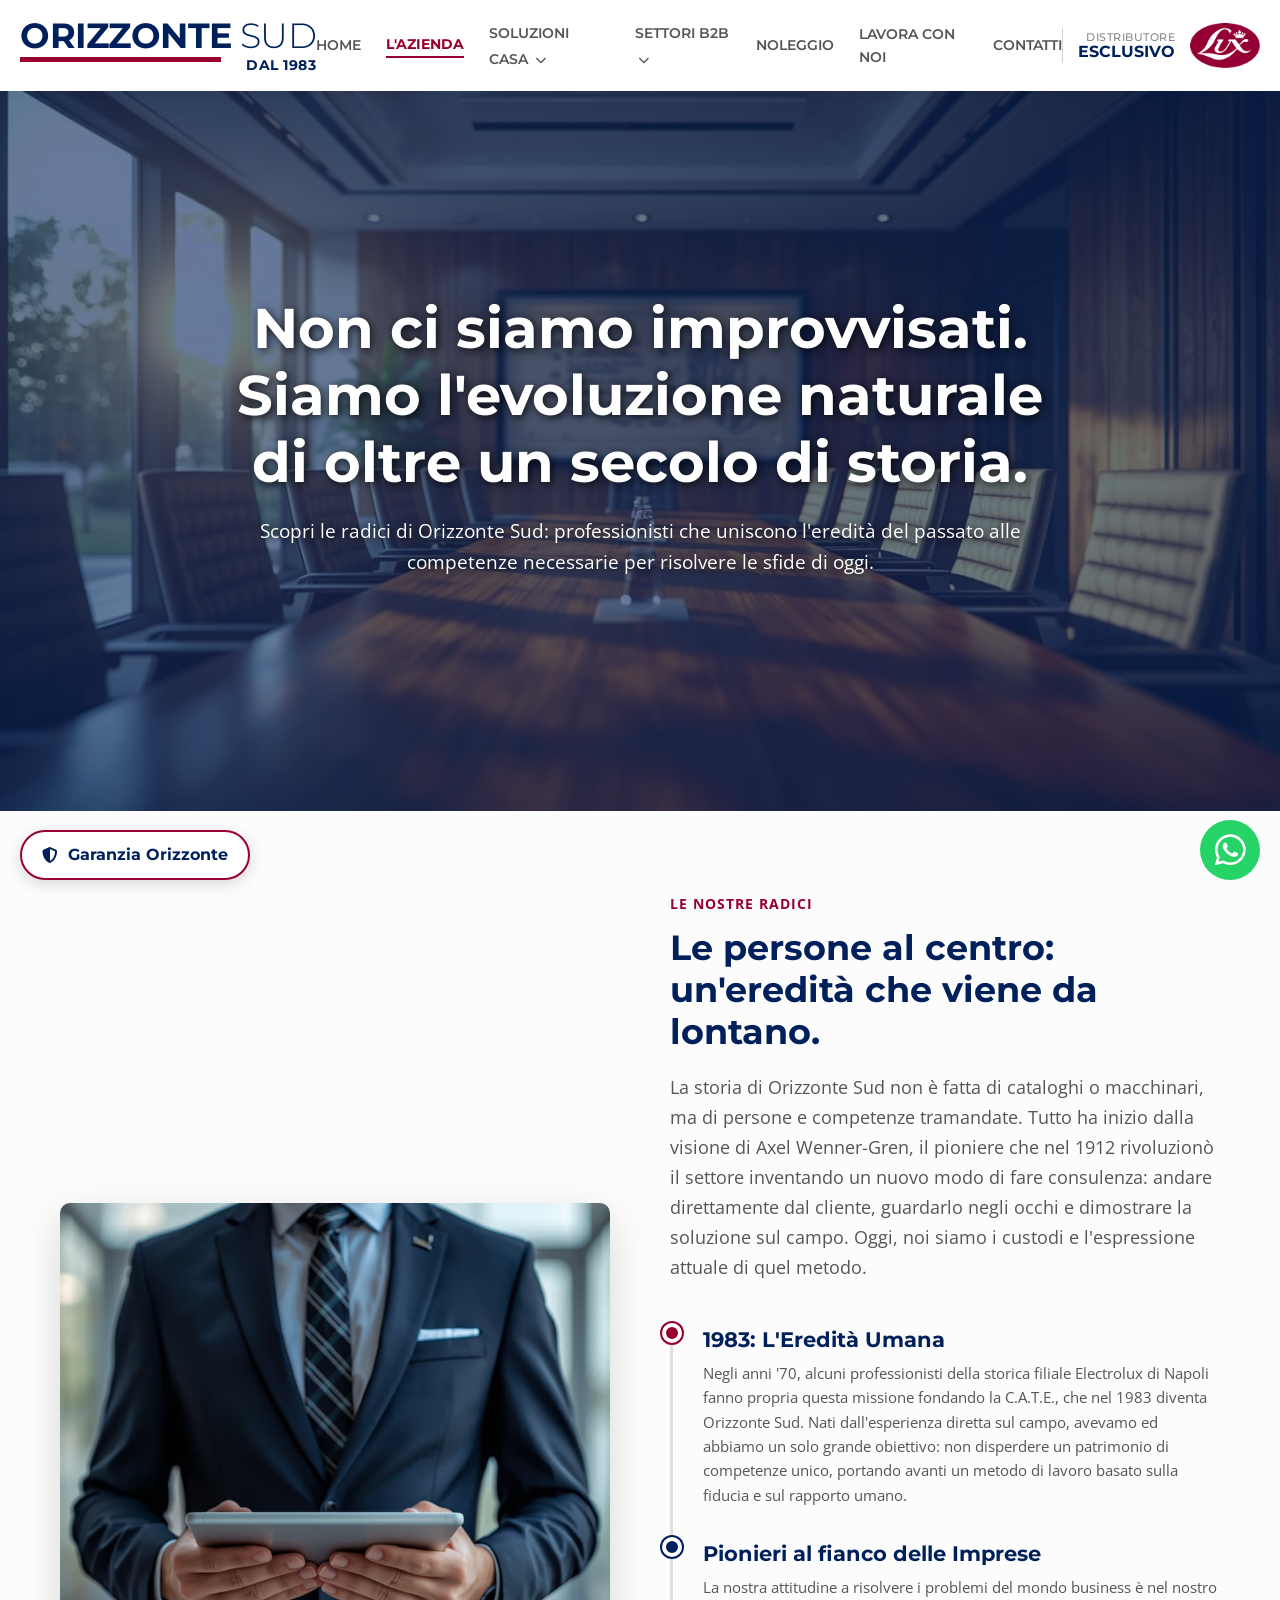
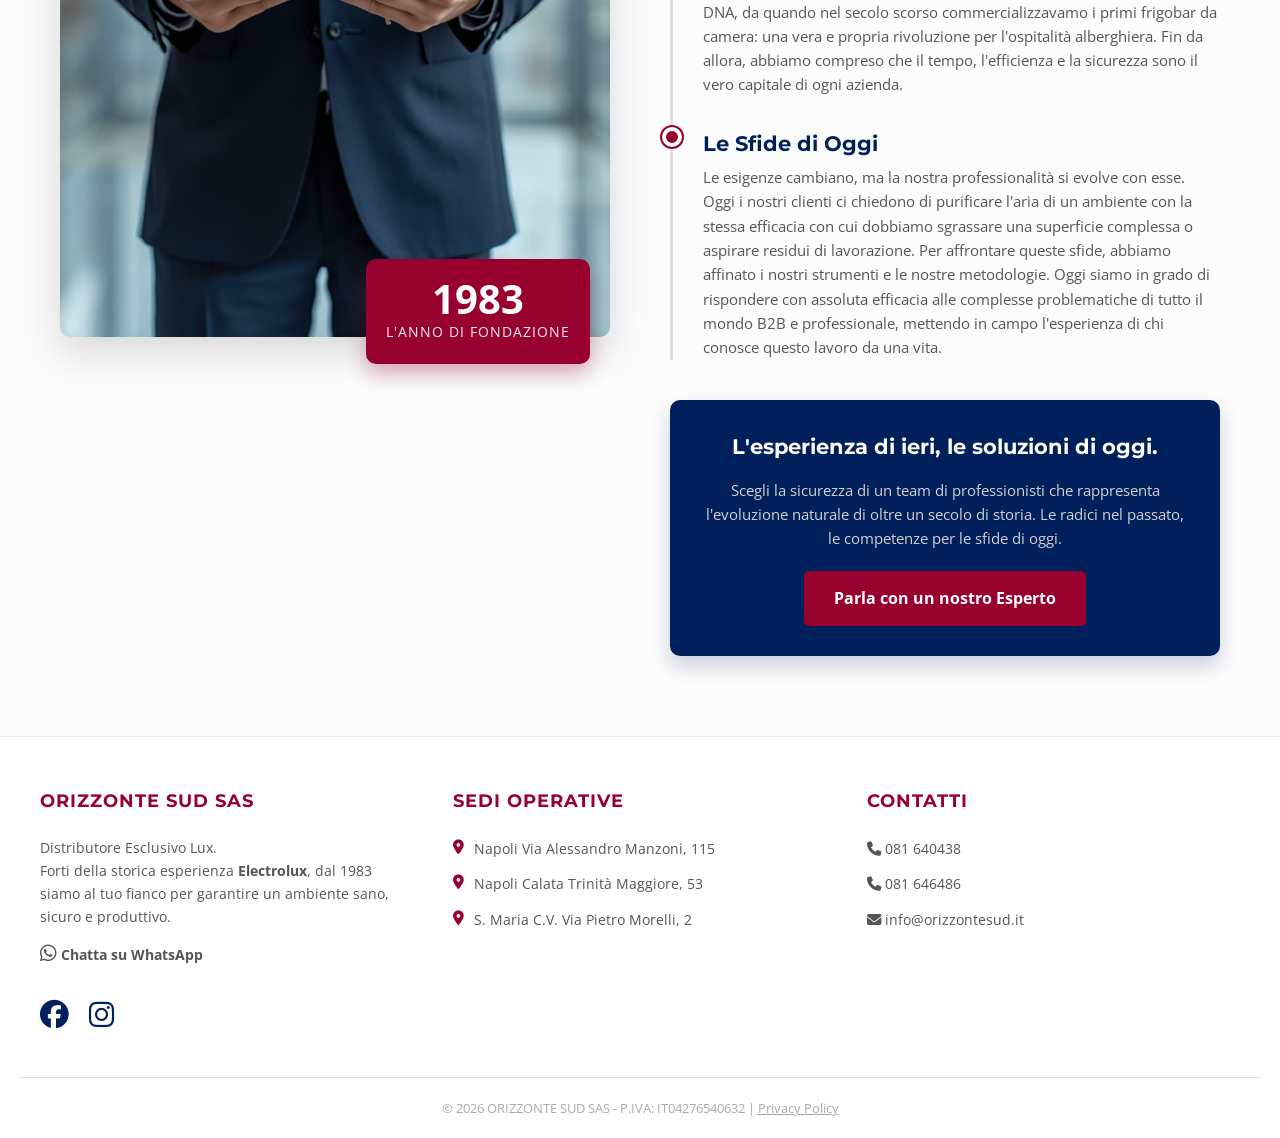
<file: chi-siamo.html>
<!DOCTYPE html>
<html lang="it" style="scroll-behavior: smooth;">
<head>
    <meta charset="UTF-8">
    <meta name="viewport" content="width=device-width, initial-scale=1.0">
    <title>La Nostra Storia | Consulenza B2B e Soluzioni Casa | Orizzonte Sud</title>
    <meta name="description" content="Dal 1983 Orizzonte Sud è l'evoluzione di oltre un secolo di storia. Consulenza e tecnologie per la purificazione e sanificazione nel mondo B2B e domestico.">

    <!-- SEO: CANONICAL E OPEN GRAPH -->
    <link rel="canonical" href="https://www.orizzontesud.it/chi-siamo.html">
    <meta property="og:title" content="La Nostra Storia | Orizzonte Sud dal 1983">
    <meta property="og:description" content="Siamo l'evoluzione naturale di oltre un secolo di storia. Scopri le radici di Orizzonte Sud e il nostro metodo di consulenza diretta.">
    <meta property="og:image" content="https://www.orizzontesud.it/assets/img/hero-azienda.jpg">
    <meta property="og:url" content="https://www.orizzontesud.it/chi-siamo.html">
    <meta property="og:type" content="website">

    <!-- SEO INVISIBILE: SCHEMA ABOUT PAGE & ORGANIZATION -->
    <script type="application/ld+json">
    {
      "@context": "https://schema.org",
      "@type": "AboutPage",
      "mainEntity": {
        "@type": "Organization",
        "name": "Orizzonte Sud SAS",
        "foundingDate": "1983",
        "description": "Azienda fondata nel 1983 da professionisti della storica filiale Electrolux di Napoli. Pionieri nel B2B fin dal secolo scorso con i primi frigobar da camera, oggi l'azienda è specializzata nella consulenza e risoluzione di complesse problematiche di purificazione e sanificazione per tutto il mondo B2B, professionale e domestico.",
        "address": {
          "@type": "PostalAddress",
          "streetAddress": "Via Alessandro Manzoni, 115",
          "addressLocality": "Napoli",
          "postalCode": "80123",
          "addressCountry": "IT"
        }
      }
    }
    </script>

    <link href="https://fonts.googleapis.com/css2?family=Montserrat:wght@300;400;500;700&family=Open+Sans:wght@400;600&display=swap" rel="stylesheet">
    <link rel="stylesheet" href="https://cdnjs.cloudflare.com/ajax/libs/font-awesome/6.4.0/css/all.min.css">
    <link rel="stylesheet" href="assets/css/style.css">
</head>
<body>
    
    <!-- WHATSAPP FLUTTUANTE (CON TESTO QUALIFICATO) -->
    <a href="https://wa.me/39081640438?text=Salve,%20ho%20letto%20la%20vostra%20storia%20e%20vorrei%20maggiori%20informazioni%20sui%20vostri%20servizi%20di%20consulenza." target="_blank" aria-label="Contattaci su WhatsApp" class="whatsapp-float">
        <i class="fab fa-whatsapp"></i>
    </a>

    <!-- HEADER -->
    <header>
        <div class="navbar">
            <a href="index.html" class="logo-sx" style="text-decoration: none; display: inline-block;">
                <div style="display: flex; flex-direction: column; width: max-content;">
                    <div style="display: flex; align-items: baseline;">
                        <span style="font-family: 'Montserrat', sans-serif; font-size: 2.2rem; color: #00205B; font-weight: 700; letter-spacing: -0.5px; line-height: 1; margin-right: 8px;">ORIZZONTE</span>
                        <span style="font-family: 'Montserrat', sans-serif; font-size: 2.2rem; color: #00205B; font-weight: 300; letter-spacing: -0.5px; line-height: 1;">SUD</span>
                    </div>
                    <div style="display: flex; justify-content: space-between; align-items: flex-start; margin-top: 4px;">
                        <div style="height: 5px; background-color: #98002E; width: 68%;"></div>
                        <span style="font-family: 'Montserrat', sans-serif; font-size: 0.85rem; color: #00205B; font-weight: 700; letter-spacing: 0.5px; line-height: 1; padding-top: 2px;">DAL 1983</span>
                    </div>
                </div>
            </a>
            
            <div class="menu-toggle" id="mobile-menu-btn">
                <i class="fas fa-bars"></i>
            </div>

            <!-- MENU COMPLETO -->
            <nav class="nav-links" id="nav-menu">
                <a href="index.html">HOME</a>
                <a href="chi-siamo.html" style="color: #98002E; font-weight: 700; border-bottom: 2px solid #98002E;">L'AZIENDA</a>
                
                <div class="dropdown">
                    <a href="#" style="cursor: default;">SOLUZIONI CASA <i class="fas fa-chevron-down" style="font-size: 0.7rem; margin-left: 3px;"></i></a>
                    <div class="dropdown-content">
                        <a href="aria.html">Aria Pura per la Famiglia</a>
                        <a href="acqua.html">Acqua Pura a Km 0</a>
                        <a href="pulizia-domestica.html">Sanificazione Domestica</a>
                    </div>
                </div>

                <div class="dropdown">
                    <a href="#" style="cursor: default;">SETTORI B2B <i class="fas fa-chevron-down" style="font-size: 0.7rem; margin-left: 3px;"></i></a>
                    <div class="dropdown-content">
                        <a href="acqua-horeca.html">Acqua per Ristorazione (Ho.Re.Ca)</a>
                        <a href="settore-industriale.html">Pulizia Industriale e Logistica</a>
                        <a href="settore-horeca.html">Housekeeping Hotel</a>
                        <a href="settore-food.html">Igiene Food & Cucine</a>
                        <a href="settore-officine.html">Aspirazione Officine</a>
                    </div>
                </div>

                <a href="noleggio.html">NOLEGGIO</a>
                <a href="lavora.html">LAVORA CON NOI</a>
                <a href="contatti.html">CONTATTI</a>
            </nav>

            <div class="lux-wrapper" style="display: flex; flex-direction: row; align-items: center; gap: 15px;">
                <div style="width: 1px; height: 35px; background-color: #d1d1d1;"></div>
                <div style="display: flex; flex-direction: column; text-align: right; line-height: 1.1; justify-content: center;">
                    <span style="font-family: 'Montserrat', sans-serif; font-size: 0.7rem; color: #888; font-weight: 500; letter-spacing: 0.5px;">DISTRIBUTORE</span>
                    <span style="font-family: 'Montserrat', sans-serif; font-size: 0.98rem; color: #00205B; font-weight: 700;">ESCLUSIVO</span>
                </div>
                <img src="assets/img/logo-lux.png" alt="Lux" style="height: 45px; width: auto; display: block;">
            </div>
        </div>
    </header>

    <main>
        <!-- HERO SECTION -->
        <section class="hero" style="background: linear-gradient(rgba(0, 32, 91, 0.6), rgba(0, 32, 91, 0.6)), url('assets/img/hero-azienda.jpg') center/cover;">
            <div class="hero-content">
                <h1 style="text-shadow: 2px 2px 10px rgba(0,0,0,0.8);">Non ci siamo improvvisati. Siamo l'evoluzione naturale di oltre un secolo di storia.</h1>
                <p style="font-size: 1.2rem; margin-top: 15px; margin-bottom: 30px; text-shadow: 1px 1px 8px rgba(0,0,0,0.9);">Scopri le radici di Orizzonte Sud: professionisti che uniscono l'eredità del passato alle competenze necessarie per risolvere le sfide di oggi.</p>
            </div>
        </section>

        <!-- LAYOUT TETRIS: LA STORIA -->
        <section style="padding: 80px 20px; background-color: #fcfcfc;">
            <div class="container" style="max-width: 1200px; margin: 0 auto; display: flex; flex-wrap: wrap; gap: 60px; align-items: center;">
                
                <!-- Colonna Sinistra: Immagine -->
                <div style="flex: 1; min-width: 300px; position: relative;">
                    <img src="assets/img/azienda-storia.jpg" alt="Consulente Orizzonte Sud esperto in purificazione aria, acqua e sanificazione dal 1983" title="La nostra esperienza al servizio di famiglie e imprese" style="width: 100%; border-radius: 10px; box-shadow: 0 15px 40px rgba(0,0,0,0.15); object-fit: cover; aspect-ratio: 3/4;">
                    
                    <!-- Badge Anni -->
                    <div style="position: absolute; bottom: -20px; right: 20px; background: #98002E; padding: 20px; border-radius: 10px; box-shadow: 0 10px 20px rgba(152,0,46,0.3); text-align: center;">
                        <span style="display: block; color: white; font-size: 2.5rem; font-weight: 700; line-height: 1;">1983</span>
                        <span style="color: #f0f0f0; font-size: 0.9rem; text-transform: uppercase; letter-spacing: 1px;">L'Anno di Fondazione</span>
                    </div>
                </div>

                <!-- Colonna Destra: Testi e Timeline -->
                <div style="flex: 1; min-width: 300px;">
                    <span style="color: #98002E; font-weight: 700; font-size: 0.9rem; letter-spacing: 1px; text-transform: uppercase;">Le Nostre Radici</span>
                    <h2 style="color: #00205B; font-size: 2.2rem; margin-top: 10px; margin-bottom: 20px; line-height: 1.2;">Le persone al centro: un'eredità che viene da lontano.</h2>
                    
                    <p style="color: #555; font-size: 1.1rem; line-height: 1.7; margin-bottom: 40px;">
                        La storia di Orizzonte Sud non è fatta di cataloghi o macchinari, ma di persone e competenze tramandate. Tutto ha inizio dalla visione di Axel Wenner-Gren, il pioniere che nel 1912 rivoluzionò il settore inventando un nuovo modo di fare consulenza: andare direttamente dal cliente, guardarlo negli occhi e dimostrare la soluzione sul campo. Oggi, noi siamo i custodi e l'espressione attuale di quel metodo.
                    </p>

                    <!-- TIMELINE VERTICALE -->
                    <div style="position: relative; border-left: 3px solid #e0e0e0; padding-left: 30px; margin-bottom: 40px;">
                        
                        <!-- Tappa 1 -->
                        <div style="position: relative; margin-bottom: 30px;">
                            <div style="position: absolute; left: -41px; top: 0; width: 20px; height: 20px; background-color: #98002E; border-radius: 50%; border: 4px solid white; box-shadow: 0 0 0 2px #98002E;"></div>
                            <h4 style="color: #00205B; font-size: 1.3rem; margin-bottom: 5px;">1983: L'Eredità Umana</h4>
                            <p style="color: #555; font-size: 0.95rem; line-height: 1.6;">Negli anni '70, alcuni professionisti della storica filiale Electrolux di Napoli fanno propria questa missione fondando la C.A.T.E., che nel 1983 diventa Orizzonte Sud. Nati dall'esperienza diretta sul campo, avevamo ed abbiamo un solo grande obiettivo: non disperdere un patrimonio di competenze unico, portando avanti un metodo di lavoro basato sulla fiducia e sul rapporto umano.</p>
                        </div>

                        <!-- Tappa 2 -->
                        <div style="position: relative; margin-bottom: 30px;">
                            <div style="position: absolute; left: -41px; top: 0; width: 20px; height: 20px; background-color: #00205B; border-radius: 50%; border: 4px solid white; box-shadow: 0 0 0 2px #00205B;"></div>
                            <h4 style="color: #00205B; font-size: 1.3rem; margin-bottom: 5px;">Pionieri al fianco delle Imprese</h4>
                            <p style="color: #555; font-size: 0.95rem; line-height: 1.6;">La nostra attitudine a risolvere i problemi del mondo business è nel nostro DNA, da quando nel secolo scorso commercializzavamo i primi frigobar da camera: una vera e propria rivoluzione per l'ospitalità alberghiera. Fin da allora, abbiamo compreso che il tempo, l'efficienza e la sicurezza sono il vero capitale di ogni azienda.</p>
                        </div>

                        <!-- Tappa 3 -->
                        <div style="position: relative;">
                            <div style="position: absolute; left: -41px; top: 0; width: 20px; height: 20px; background-color: #98002E; border-radius: 50%; border: 4px solid white; box-shadow: 0 0 0 2px #98002E;"></div>
                            <h4 style="color: #00205B; font-size: 1.3rem; margin-bottom: 5px;">Le Sfide di Oggi</h4>
                            <p style="color: #555; font-size: 0.95rem; line-height: 1.6;">Le esigenze cambiano, ma la nostra professionalità si evolve con esse. Oggi i nostri clienti ci chiedono di purificare l'aria di un ambiente con la stessa efficacia con cui dobbiamo sgrassare una superficie complessa o aspirare residui di lavorazione. Per affrontare queste sfide, abbiamo affinato i nostri strumenti e le nostre metodologie. Oggi siamo in grado di rispondere con assoluta efficacia alle complesse problematiche di tutto il mondo B2B e professionale, mettendo in campo l'esperienza di chi conosce questo lavoro da una vita.</p>
                        </div>

                    </div>

                    <!-- Box Call to Action -->
                    <div style="background-color: #00205B; padding: 30px; border-radius: 10px; text-align: center; box-shadow: 0 10px 20px rgba(0,32,91,0.2);">
                        <h3 style="color: white; margin-bottom: 15px; font-size: 1.3rem;">L'esperienza di ieri, le soluzioni di oggi.</h3>
                        <p style="color: #d1d1d1; margin-bottom: 20px; font-size: 0.95rem;">Scegli la sicurezza di un team di professionisti che rappresenta l'evoluzione naturale di oltre un secolo di storia. Le radici nel passato, le competenze per le sfide di oggi.</p>
                        <a href="contatti.html" style="display: inline-block; background-color: #98002E; color: white; padding: 15px 30px; border-radius: 5px; text-decoration: none; font-weight: bold; transition: background 0.3s;">Parla con un nostro Esperto</a>
                    </div>
                </div>

            </div>
        </section>

    </main>

    <!-- BOTTONE GARANZIA ORIZZONTE -->
    <div class="method-trigger" onclick="toggleMethodModal()">
        <i class="fas fa-shield-alt"></i><span>Garanzia Orizzonte</span>
    </div>

    <!-- FOOTER UNIVERSALE (INTERATTIVO E STANDARDIZZATO) -->
    <footer style="background-color: white; padding: 50px 20px 20px; border-top: 1px solid #eee; font-size: 0.9rem;">
        <div style="max-width: 1200px; margin: 0 auto; display: grid; grid-template-columns: repeat(auto-fit, minmax(250px, 1fr)); gap: 40px; margin-bottom: 40px;">
            <div>
                <h4 style="color: #98002E; margin-bottom: 20px; font-size: 1.1rem; text-transform: uppercase; letter-spacing: 1px;">Orizzonte Sud SAS</h4>
                <p style="color: #555; line-height: 1.6; margin-bottom: 15px;">
                    Distributore Esclusivo Lux.<br>
                    Forti della storica esperienza <strong>Electrolux</strong>, dal 1983 siamo al tuo fianco per garantire un ambiente sano, sicuro e produttivo.
                </p>
                <!-- Link WhatsApp Interattivo -->
                <a href="https://wa.me/39081640438?text=Salve,%20ho%20letto%20la%20vostra%20storia%20e%20vorrei%20maggiori%20informazioni%20sui%20vostri%20servizi%20di%20consulenza." class="footer-link" style="font-weight: bold;">
                    <i class="fab fa-whatsapp" style="font-size: 1.2rem;"></i> Chatta su WhatsApp
                </a>
            </div>
            <div>
                <h4 style="color: #98002E; margin-bottom: 20px; font-size: 1.1rem; text-transform: uppercase; letter-spacing: 1px;">Sedi Operative</h4>
                <ul style="list-style: none; padding: 0; color: #555; line-height: 1.8;">
                    <li style="display: flex; gap: 10px; margin-bottom: 10px;"><i class="fas fa-map-marker-alt" style="color: #98002E; margin-top: 4px;"></i> Napoli Via Alessandro Manzoni, 115</li>
                    <li style="display: flex; gap: 10px; margin-bottom: 10px;"><i class="fas fa-map-marker-alt" style="color: #98002E; margin-top: 4px;"></i> Napoli Calata Trinità Maggiore, 53</li>
                    <li style="display: flex; gap: 10px;"><i class="fas fa-map-marker-alt" style="color: #98002E; margin-top: 4px;"></i> S. Maria C.V. Via Pietro Morelli, 2</li>
                </ul>
            </div>
            <div>
                <h4 style="color: #98002E; margin-bottom: 20px; font-size: 1.1rem; text-transform: uppercase; letter-spacing: 1px;">Contatti</h4>
                <ul style="list-style: none; padding: 0; color: #555; line-height: 1.8;">
                    <!-- Numeri e Mail resi Interattivi (Classe footer-link) -->
                    <li style="margin-bottom: 10px;">
                        <a href="tel:+39081640438" class="footer-link"><i class="fas fa-phone"></i> 081 640438</a>
                    </li>
                    <li style="margin-bottom: 10px;">
                        <a href="tel:+39081646486" class="footer-link"><i class="fas fa-phone"></i> 081 646486</a>
                    </li>
                    <li>
                        <a href="mailto:info@orizzontesud.it" class="footer-link"><i class="fas fa-envelope"></i> info@orizzontesud.it</a>
                    </li>
                </ul>
            </div>
        </div>
        <div style="text-align: center; color: #aaa; border-top: 1px solid #ddd; padding-top: 20px; font-size: 0.8rem;">
            &copy; 2026 ORIZZONTE SUD SAS - P.IVA: IT04276540632 | <a href="privacy.html" style="color: #aaa; text-decoration: underline;">Privacy Policy</a>
        </div>
    </footer>

    <!-- SCRIPT CENTRALIZZATO (Sostituisce lo script inline rimosso) -->
    <script src="assets/js/app.js"></script>
</body>
</html>
</file>
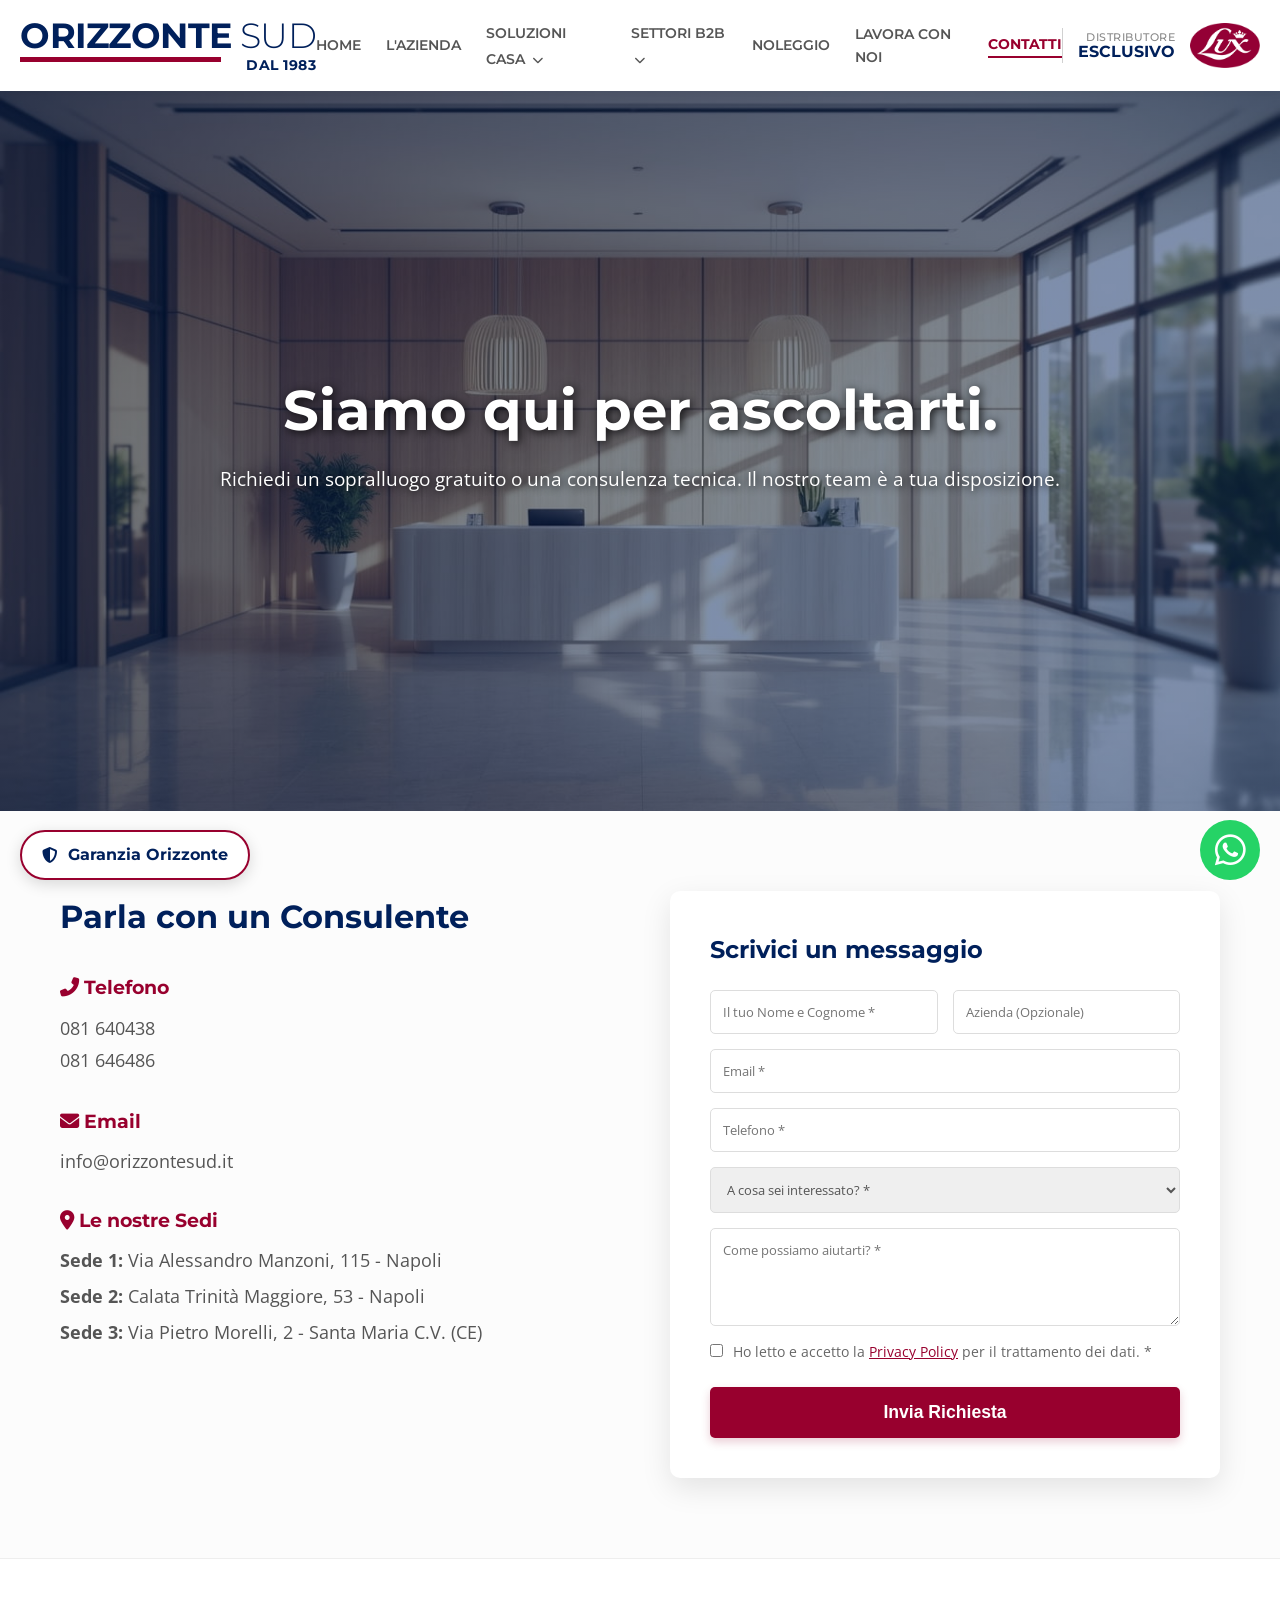
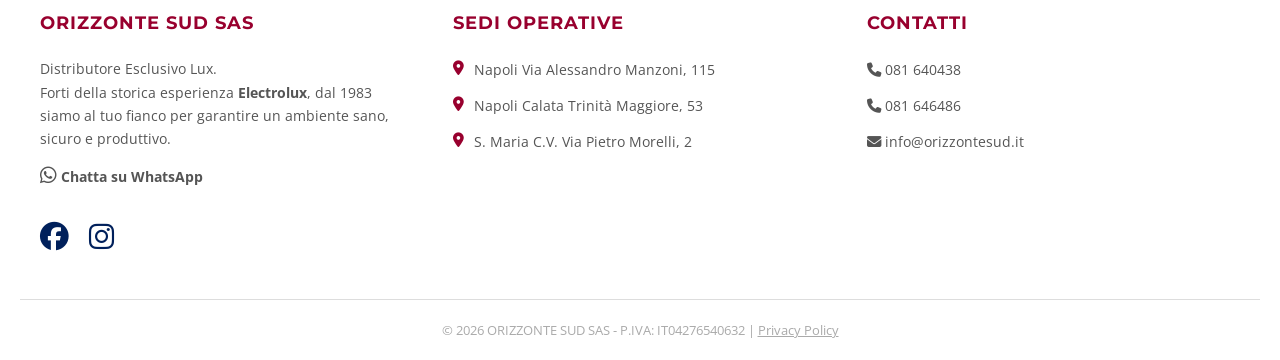
<file: contatti.html>
<!DOCTYPE html>
<html lang="it" style="scroll-behavior: smooth;">
<head>
    <meta charset="UTF-8">
    <meta name="viewport" content="width=device-width, initial-scale=1.0">
    <title>Contatti e Richiesta Consulenza | Orizzonte Sud</title>
    <meta name="description" content="Contatta Orizzonte Sud per una consulenza gratuita su purificazione aria, acqua e sanificazione. Sedi a Napoli e Santa Maria Capua Vetere.">
    
    <!-- SEO: CANONICAL E OPEN GRAPH -->
    <link rel="canonical" href="https://www.orizzontesud.it/contatti.html">
    <meta property="og:title" content="Contatti e Richiesta Consulenza | Orizzonte Sud">
    <meta property="og:description" content="Contatta Orizzonte Sud per una consulenza gratuita su purificazione aria, acqua e sanificazione. Sedi a Napoli e Santa Maria Capua Vetere.">
    <meta property="og:image" content="https://www.orizzontesud.it/assets/img/hero-contatti.jpg">
    <meta property="og:url" content="https://www.orizzontesud.it/contatti.html">
    <meta property="og:type" content="website">    
    
    <!-- SEO INVISIBILE: SCHEMA CONTACT PAGE + LOCAL BUSINESS -->
    <script type="application/ld+json">
    {
      "@context": "https://schema.org",
      "@type": "ContactPage",
      "name": "Contatti e Consulenza Orizzonte Sud",
      "url": "https://www.orizzontesud.it/contatti.html",
      "mainEntity": {
        "@type": "LocalBusiness",
        "name": "Orizzonte Sud SAS",
        "image": "https://www.orizzontesud.it/assets/img/logo-lux.png",
        "telephone": "081640438",
        "email": "info@orizzontesud.it",
        "address": {
          "@type": "PostalAddress",
          "streetAddress": "Via Alessandro Manzoni, 115",
          "addressLocality": "Napoli",
          "postalCode": "80123",
          "addressCountry": "IT"
        }
      }
    }
    </script>

    <link href="https://fonts.googleapis.com/css2?family=Montserrat:wght@300;400;500;700&family=Open+Sans:wght@400;600&display=swap" rel="stylesheet">
    <link rel="stylesheet" href="https://cdnjs.cloudflare.com/ajax/libs/font-awesome/6.4.0/css/all.min.css">
    <link rel="stylesheet" href="assets/css/style.css">
</head>
<body>
    
    <!-- WHATSAPP FLUTTUANTE (CON TESTO QUALIFICATO) -->
    <a href="https://wa.me/39081640438?text=Salve,%20vorrei%20prenotare%20una%20consulenza%20gratuita%20con%20un%20vostro%20esperto." target="_blank" aria-label="Contattaci su WhatsApp" class="whatsapp-float">
        <i class="fab fa-whatsapp"></i>
    </a>

    <!-- HEADER -->
    <header>
        <div class="navbar">
            <a href="index.html" class="logo-sx" style="text-decoration: none; display: inline-block;">
                <div style="display: flex; flex-direction: column; width: max-content;">
                    <div style="display: flex; align-items: baseline;">
                        <span style="font-family: 'Montserrat', sans-serif; font-size: 2.2rem; color: #00205B; font-weight: 700; letter-spacing: -0.5px; line-height: 1; margin-right: 8px;">ORIZZONTE</span>
                        <span style="font-family: 'Montserrat', sans-serif; font-size: 2.2rem; color: #00205B; font-weight: 300; letter-spacing: -0.5px; line-height: 1;">SUD</span>
                    </div>
                    <div style="display: flex; justify-content: space-between; align-items: flex-start; margin-top: 4px;">
                        <div style="height: 5px; background-color: #98002E; width: 68%;"></div>
                        <span style="font-family: 'Montserrat', sans-serif; font-size: 0.85rem; color: #00205B; font-weight: 700; letter-spacing: 0.5px; line-height: 1; padding-top: 2px;">DAL 1983</span>
                    </div>
                </div>
            </a>
            
            <div class="menu-toggle" id="mobile-menu-btn">
                <i class="fas fa-bars"></i>
            </div>

            <nav class="nav-links" id="nav-menu">
                <a href="index.html">HOME</a>
                <a href="chi-siamo.html">L'AZIENDA</a>
                
                <div class="dropdown">
                    <a href="#" style="cursor: default;">SOLUZIONI CASA <i class="fas fa-chevron-down" style="font-size: 0.7rem; margin-left: 3px;"></i></a>
                    <div class="dropdown-content">
                        <a href="aria.html">Aria Pura per la Famiglia</a>
                        <a href="acqua.html">Acqua Pura a Km 0</a>
                        <a href="pulizia-domestica.html">Sanificazione Domestica</a>
                    </div>
                </div>

                <div class="dropdown">
                    <a href="#" style="cursor: default;">SETTORI B2B <i class="fas fa-chevron-down" style="font-size: 0.7rem; margin-left: 3px;"></i></a>
                    <div class="dropdown-content">
                        <a href="acqua-horeca.html">Acqua per Ristorazione (Ho.Re.Ca)</a>
                        <a href="settore-industriale.html">Pulizia Industriale e Logistica</a>
                        <a href="settore-horeca.html">Housekeeping Hotel</a>
                        <a href="settore-food.html">Igiene Food & Cucine</a>
                        <a href="settore-officine.html">Aspirazione Officine</a>
                    </div>
                </div>

                <a href="noleggio.html">NOLEGGIO</a>
                <a href="lavora.html">LAVORA CON NOI</a>
                <a href="contatti.html" style="color: #98002E; font-weight: 700; border-bottom: 2px solid #98002E;">CONTATTI</a>
            </nav>

            <div class="lux-wrapper" style="display: flex; flex-direction: row; align-items: center; gap: 15px;">
                <div style="width: 1px; height: 35px; background-color: #d1d1d1;"></div>
                <div style="display: flex; flex-direction: column; text-align: right; line-height: 1.1; justify-content: center;">
                    <span style="font-family: 'Montserrat', sans-serif; font-size: 0.7rem; color: #888; font-weight: 500; letter-spacing: 0.5px;">DISTRIBUTORE</span>
                    <span style="font-family: 'Montserrat', sans-serif; font-size: 0.98rem; color: #00205B; font-weight: 700;">ESCLUSIVO</span>
                </div>
                <img src="assets/img/logo-lux.png" alt="Lux" style="height: 45px; width: auto; display: block;">
            </div>
        </div>
    </header>

    <main>
        <!-- HERO SECTION -->
        <section class="hero" style="background: linear-gradient(rgba(0, 32, 91, 0.5), rgba(0, 32, 91, 0.5)), url('assets/img/hero-contatti.jpg') center/cover;">
            <div class="hero-content">
                <h1 style="text-shadow: 2px 2px 10px rgba(0,0,0,0.8);">Siamo qui per ascoltarti.</h1>
                <p style="font-size: 1.2rem; margin-top: 15px; margin-bottom: 30px; text-shadow: 1px 1px 8px rgba(0,0,0,0.9);">Richiedi un sopralluogo gratuito o una consulenza tecnica. Il nostro team è a tua disposizione.</p>
            </div>
        </section>

        <!-- SEZIONE CONTATTI E FORM -->
        <section style="padding: 80px 20px; background-color: #fcfcfc;">
            <div class="container" style="max-width: 1200px; margin: 0 auto; display: grid; grid-template-columns: repeat(auto-fit, minmax(300px, 1fr)); gap: 60px;">
                
                <!-- INFO CONTATTI (Ottimizzata per Mobile) -->
                <div>
                    <h2 style="color: #00205B; font-size: 2rem; margin-bottom: 30px;">Parla con un Consulente</h2>
                    
                    <div style="margin-bottom: 30px;">
                        <h4 style="color: #98002E; margin-bottom: 10px; font-size: 1.2rem;"><i class="fas fa-phone-alt"></i> Telefono</h4>
                        <p style="color: #555; font-size: 1.1rem; line-height: 1.8;">
                            <a href="tel:+39081640438" class="footer-link" style="color: #555; text-decoration: none;">081 640438</a><br>
                            <a href="tel:+39081646486" class="footer-link" style="color: #555; text-decoration: none;">081 646486</a>
                        </p>
                    </div>

                    <div style="margin-bottom: 30px;">
                        <h4 style="color: #98002E; margin-bottom: 10px; font-size: 1.2rem;"><i class="fas fa-envelope"></i> Email</h4>
                        <p style="color: #555; font-size: 1.1rem;">
                            <a href="mailto:info@orizzontesud.it" class="footer-link" style="color: #555; text-decoration: none;">info@orizzontesud.it</a>
                        </p>
                    </div>

                    <div style="margin-bottom: 30px;">
                        <h4 style="color: #98002E; margin-bottom: 10px; font-size: 1.2rem;"><i class="fas fa-map-marker-alt"></i> Le nostre Sedi</h4>
                        <ul style="list-style: none; padding: 0; color: #555; font-size: 1.1rem; line-height: 1.6;">
                            <li style="margin-bottom: 8px;"><strong>Sede 1:</strong> Via Alessandro Manzoni, 115 - Napoli</li>
                            <li style="margin-bottom: 8px;"><strong>Sede 2:</strong> Calata Trinità Maggiore, 53 - Napoli</li>
                            <li><strong>Sede 3:</strong> Via Pietro Morelli, 2 - Santa Maria C.V. (CE)</li>
                        </ul>
                    </div>
                </div>

                <!-- FORM DI CONTATTO (Ottimizzato per AJAX in app.js) -->
                <div style="background: white; padding: 40px; border-radius: 10px; box-shadow: 0 10px 30px rgba(0,0,0,0.1);">
                    <h3 style="color: #00205B; margin-bottom: 20px; font-size: 1.5rem;">Scrivici un messaggio</h3>
                    
                    <form action="https://api.web3forms.com/submit" method="POST" style="display: flex; flex-direction: column; gap: 15px;">
                        <!-- Configurazione Web3Forms -->
                        <input type="hidden" name="access_key" value="030020c6-bbe2-46ac-a7ad-7f3472d3dca6">
                        <input type="hidden" name="subject" value="Nuova Richiesta di Consulenza dal Sito!">
                        <input type="hidden" name="from_name" value="Sito Web Orizzonte Sud">
                        
                        <!-- CAMPO NASCOSTO PER IL TRACCIAMENTO (Gestito da app.js) -->
                        <input type="hidden" name="Pagina_di_Provenienza" id="form-source" value="">
                        
                        <!-- CAMPI NOME E AZIENDA AFFIANCATI -->
                        <div style="display: flex; gap: 15px; flex-wrap: wrap;">
                            <input type="text" name="Nome_Referente" placeholder="Il tuo Nome e Cognome *" required style="flex: 1; min-width: 200px; padding: 12px; border: 1px solid #ddd; border-radius: 5px; font-family: inherit;">
                            <input type="text" name="Azienda" placeholder="Azienda (Opzionale)" style="flex: 1; min-width: 200px; padding: 12px; border: 1px solid #ddd; border-radius: 5px; font-family: inherit;">
                        </div>
                        
                        <input type="email" name="Email" placeholder="Email *" required style="padding: 12px; border: 1px solid #ddd; border-radius: 5px; font-family: inherit;">
                        <input type="tel" name="Telefono" placeholder="Telefono *" required style="padding: 12px; border: 1px solid #ddd; border-radius: 5px; font-family: inherit;">
                        
                        <select name="Interesse" required style="padding: 12px; border: 1px solid #ddd; border-radius: 5px; font-family: inherit; color: #555; cursor: pointer;">
                            <option value="" disabled selected>A cosa sei interessato? *</option>
                            <option value="Aria Casa">Aria Pura Casa</option>
                            <option value="Acqua Casa">Acqua Pura Casa</option>
                            <option value="Sanificazione Casa">Sanificazione Domestica</option>
                            <option value="Acqua HoReCa">Acqua Ristorazione (Ho.Re.Ca)</option>
                            <option value="Pulizia Industriale">Pulizia Industriale / Logistica</option>
                            <option value="Housekeeping Hotel">Housekeeping Hotel / B&B</option>
                            <option value="Igiene Food">Igiene Food & Cucine</option>
                            <option value="Aspirazione Officine">Aspirazione Officine</option>
                            <option value="Noleggio">Informazioni Noleggio</option>
                            <option value="Altro">Altro / Assistenza</option>
                        </select>

                        <textarea name="Messaggio" placeholder="Come possiamo aiutarti? *" rows="4" required style="padding: 12px; border: 1px solid #ddd; border-radius: 5px; font-family: inherit; resize: vertical;"></textarea>
                        
                        <label style="font-size: 0.85rem; color: #666; display: flex; gap: 10px; align-items: flex-start; cursor: pointer;">
                            <input type="checkbox" name="Privacy" required style="margin-top: 3px; cursor: pointer;">
                            <span>Ho letto e accetto la <a href="privacy.html" style="color: #98002E; text-decoration: underline;">Privacy Policy</a> per il trattamento dei dati. *</span>
                        </label>

                        <button type="submit" style="background-color: #98002E; color: white; padding: 15px; border: none; border-radius: 5px; font-weight: bold; font-size: 1.1rem; cursor: pointer; margin-top: 10px; transition: background 0.3s; box-shadow: 0 4px 10px rgba(152,0,46,0.2);">Invia Richiesta</button>
                    </form>
                </div>

            </div>
        </section>
    </main>

    <!-- BOTTONE GARANZIA ORIZZONTE -->
    <div class="method-trigger" onclick="toggleMethodModal()">
        <i class="fas fa-shield-alt"></i><span>Garanzia Orizzonte</span>
    </div>

    <!-- FOOTER UNIVERSALE (INTERATTIVO E STANDARDIZZATO) -->
    <footer style="background-color: white; padding: 50px 20px 20px; border-top: 1px solid #eee; font-size: 0.9rem;">
        <div style="max-width: 1200px; margin: 0 auto; display: grid; grid-template-columns: repeat(auto-fit, minmax(250px, 1fr)); gap: 40px; margin-bottom: 40px;">
            <div>
                <h4 style="color: #98002E; margin-bottom: 20px; font-size: 1.1rem; text-transform: uppercase; letter-spacing: 1px;">Orizzonte Sud SAS</h4>
                <p style="color: #555; line-height: 1.6; margin-bottom: 15px;">
                    Distributore Esclusivo Lux.<br>
                    Forti della storica esperienza <strong>Electrolux</strong>, dal 1983 siamo al tuo fianco per garantire un ambiente sano, sicuro e produttivo.
                </p>
                <!-- Link WhatsApp Interattivo -->
                <a href="https://wa.me/39081640438?text=Salve,%20vorrei%20prenotare%20una%20consulenza%20gratuita%20con%20un%20vostro%20esperto." class="footer-link" style="font-weight: bold;">
                    <i class="fab fa-whatsapp" style="font-size: 1.2rem;"></i> Chatta su WhatsApp
                </a>
            </div>
            <div>
                <h4 style="color: #98002E; margin-bottom: 20px; font-size: 1.1rem; text-transform: uppercase; letter-spacing: 1px;">Sedi Operative</h4>
                <ul style="list-style: none; padding: 0; color: #555; line-height: 1.8;">
                    <li style="display: flex; gap: 10px; margin-bottom: 10px;"><i class="fas fa-map-marker-alt" style="color: #98002E; margin-top: 4px;"></i> Napoli Via Alessandro Manzoni, 115</li>
                    <li style="display: flex; gap: 10px; margin-bottom: 10px;"><i class="fas fa-map-marker-alt" style="color: #98002E; margin-top: 4px;"></i> Napoli Calata Trinità Maggiore, 53</li>
                    <li style="display: flex; gap: 10px;"><i class="fas fa-map-marker-alt" style="color: #98002E; margin-top: 4px;"></i> S. Maria C.V. Via Pietro Morelli, 2</li>
                </ul>
            </div>
            <div>
                <h4 style="color: #98002E; margin-bottom: 20px; font-size: 1.1rem; text-transform: uppercase; letter-spacing: 1px;">Contatti</h4>
                <ul style="list-style: none; padding: 0; color: #555; line-height: 1.8;">
                    <!-- Numeri e Mail resi Interattivi (Classe footer-link) -->
                    <li style="margin-bottom: 10px;">
                        <a href="tel:+39081640438" class="footer-link"><i class="fas fa-phone"></i> 081 640438</a>
                    </li>
                    <li style="margin-bottom: 10px;">
                        <a href="tel:+39081646486" class="footer-link"><i class="fas fa-phone"></i> 081 646486</a>
                    </li>
                    <li>
                        <a href="mailto:info@orizzontesud.it" class="footer-link"><i class="fas fa-envelope"></i> info@orizzontesud.it</a>
                    </li>
                </ul>
            </div>
        </div>
        <div style="text-align: center; color: #aaa; border-top: 1px solid #ddd; padding-top: 20px; font-size: 0.8rem;">
            &copy; 2026 ORIZZONTE SUD SAS - P.IVA: IT04276540632 | <a href="privacy.html" style="color: #aaa; text-decoration: underline;">Privacy Policy</a>
        </div>
    </footer>

    <!-- SCRIPT CENTRALIZZATO (Sostituisce lo script inline rimosso) -->
    <script src="assets/js/app.js"></script>
</body>
</html>
</file>
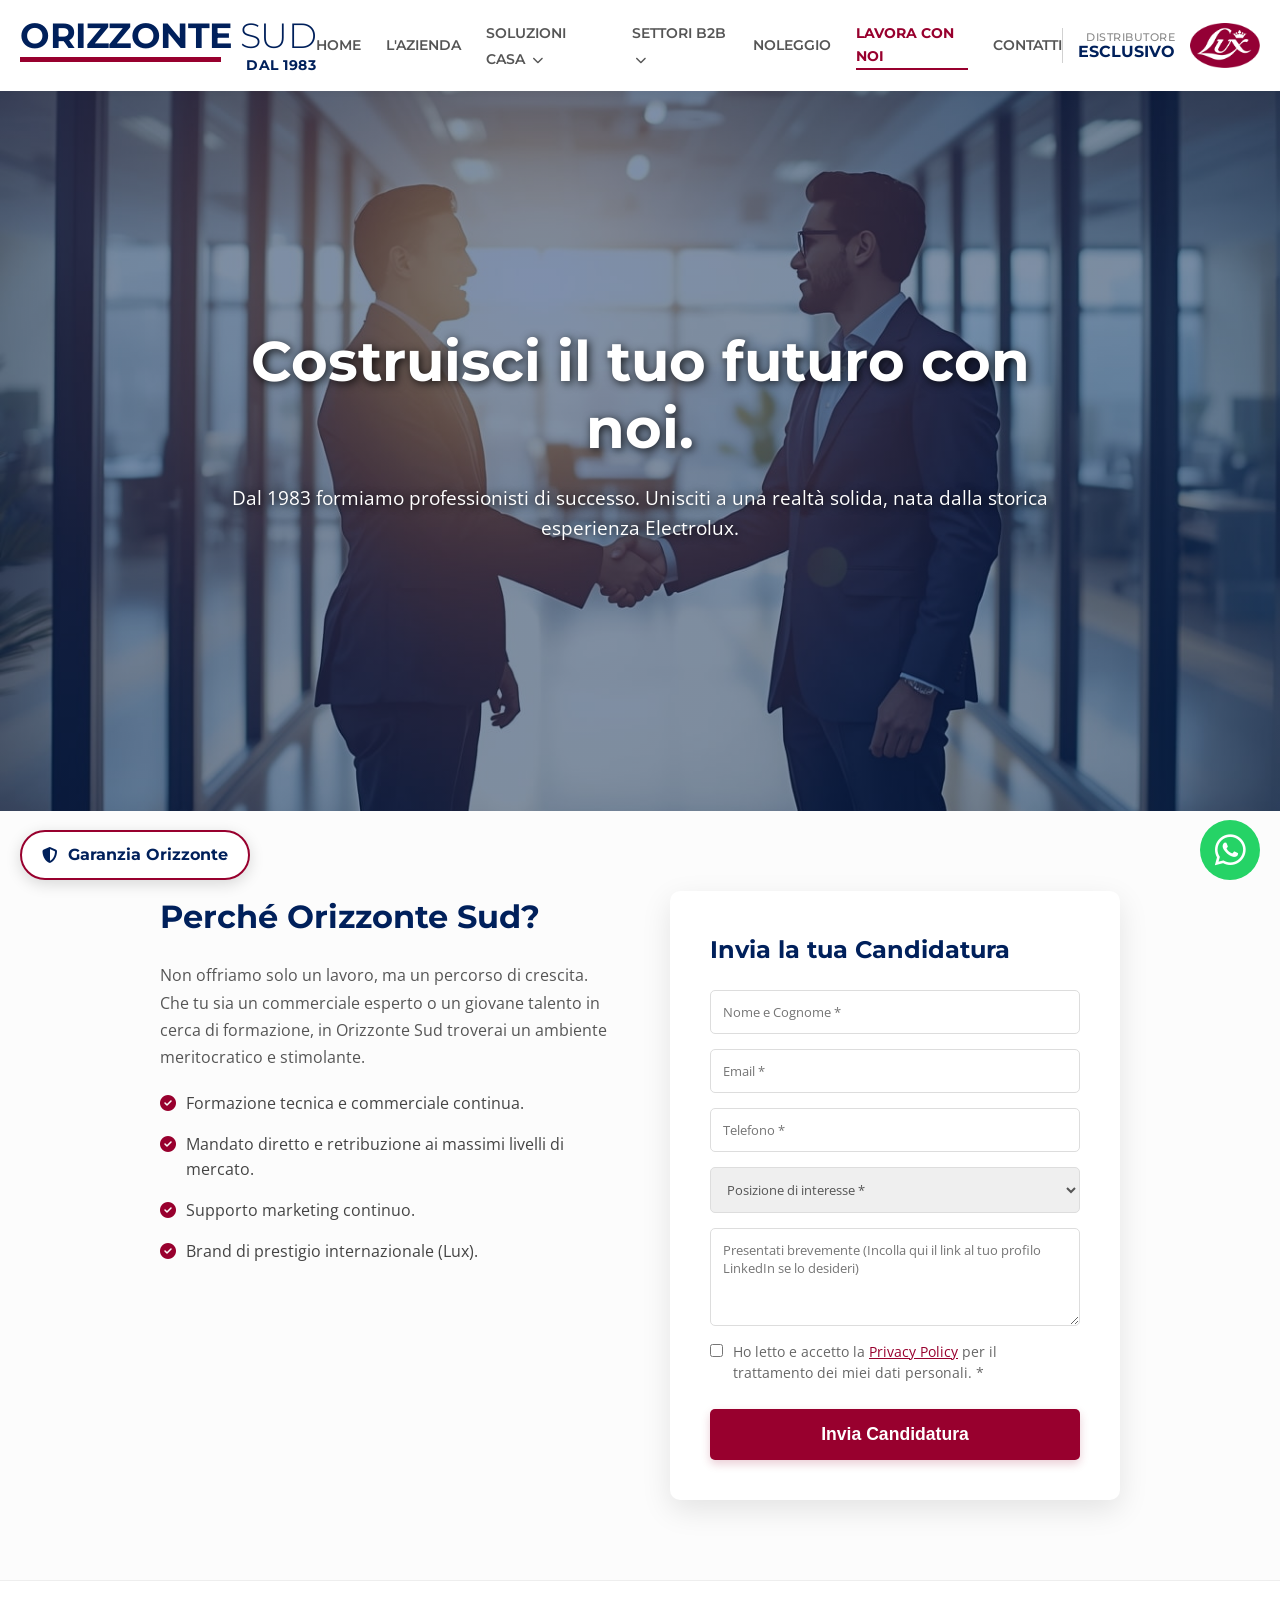
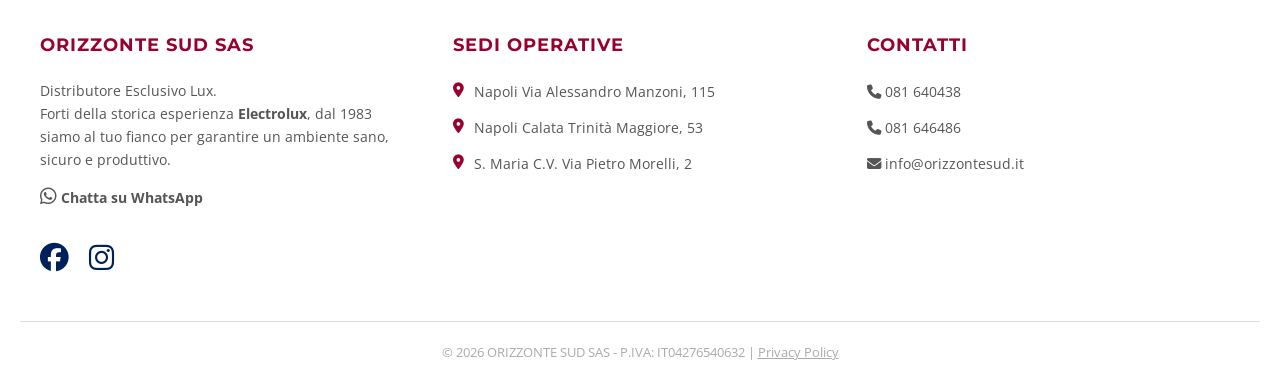
<file: lavora.html>
<!DOCTYPE html>
<html lang="it" style="scroll-behavior: smooth;">
<head>
    <meta charset="UTF-8">
    <meta name="viewport" content="width=device-width, initial-scale=1.0">
    <title>Lavora con Noi | Posizioni Aperte | Orizzonte Sud</title>
    <meta name="description" content="Unisciti al team di Orizzonte Sud. Cerchiamo agenti, consulenti e tecnici in Campania. Costruisci la tua carriera con un'azienda solida, nata dall'esperienza Electrolux.">
    
    <!-- SEO: CANONICAL E OPEN GRAPH -->
    <link rel="canonical" href="https://www.orizzontesud.it/lavora.html">
    <meta property="og:title" content="Lavora con Noi | Orizzonte Sud">
    <meta property="og:description" content="Unisciti al team di Orizzonte Sud. Cerchiamo agenti, consulenti e tecnici. Costruisci la tua carriera con un'azienda solida.">
    <meta property="og:image" content="https://www.orizzontesud.it/assets/img/hero-lavora.jpg">
    <meta property="og:url" content="https://www.orizzontesud.it/lavora.html">
    <meta property="og:type" content="website">    
    
    <!-- SEO INVISIBILE: SCHEMA WEBPAGE + LOCAL BUSINESS -->
    <script type="application/ld+json">
    {
      "@context": "https://schema.org",
      "@type": "WebPage",
      "name": "Lavora con Noi - Orizzonte Sud",
      "description": "Posizioni aperte per consulenti commerciali e tecnici in Campania. Unisciti al team Orizzonte Sud, distributore esclusivo Lux.",
      "publisher": {
        "@type": "LocalBusiness",
        "name": "Orizzonte Sud SAS",
        "image": "https://www.orizzontesud.it/assets/img/logo-lux.png",
        "telephone": "081640438",
        "address": {
          "@type": "PostalAddress",
          "streetAddress": "Via Alessandro Manzoni, 115",
          "addressLocality": "Napoli",
          "postalCode": "80123",
          "addressCountry": "IT"
        }
      }
    }
    </script>

    <link href="https://fonts.googleapis.com/css2?family=Montserrat:wght@300;400;500;700&family=Open+Sans:wght@400;600&display=swap" rel="stylesheet">
    <link rel="stylesheet" href="https://cdnjs.cloudflare.com/ajax/libs/font-awesome/6.4.0/css/all.min.css">
    <link rel="stylesheet" href="assets/css/style.css">
</head>
<body>
    
    <!-- WHATSAPP FLUTTUANTE (CON TESTO QUALIFICATO HR) -->
    <a href="https://wa.me/39081640438?text=Salve,%20vorrei%20avere%20maggiori%20informazioni%20sulle%20posizioni%20aperte%20e%20inviare%20la%20mia%20candidatura." target="_blank" aria-label="Contattaci su WhatsApp" class="whatsapp-float">
        <i class="fab fa-whatsapp"></i>
    </a>

    <!-- HEADER -->
    <header>
        <div class="navbar">
            <a href="index.html" class="logo-sx" style="text-decoration: none; display: inline-block;">
                <div style="display: flex; flex-direction: column; width: max-content;">
                    <div style="display: flex; align-items: baseline;">
                        <span style="font-family: 'Montserrat', sans-serif; font-size: 2.2rem; color: #00205B; font-weight: 700; letter-spacing: -0.5px; line-height: 1; margin-right: 8px;">ORIZZONTE</span>
                        <span style="font-family: 'Montserrat', sans-serif; font-size: 2.2rem; color: #00205B; font-weight: 300; letter-spacing: -0.5px; line-height: 1;">SUD</span>
                    </div>
                    <div style="display: flex; justify-content: space-between; align-items: flex-start; margin-top: 4px;">
                        <div style="height: 5px; background-color: #98002E; width: 68%;"></div>
                        <span style="font-family: 'Montserrat', sans-serif; font-size: 0.85rem; color: #00205B; font-weight: 700; letter-spacing: 0.5px; line-height: 1; padding-top: 2px;">DAL 1983</span>
                    </div>
                </div>
            </a>
            
            <div class="menu-toggle" id="mobile-menu-btn">
                <i class="fas fa-bars"></i>
            </div>

            <nav class="nav-links" id="nav-menu">
                <a href="index.html">HOME</a>
                <a href="chi-siamo.html">L'AZIENDA</a>
                
                <div class="dropdown">
                    <a href="#" style="cursor: default;">SOLUZIONI CASA <i class="fas fa-chevron-down" style="font-size: 0.7rem; margin-left: 3px;"></i></a>
                    <div class="dropdown-content">
                        <a href="aria.html">Aria Pura per la Famiglia</a>
                        <a href="acqua.html">Acqua Pura a Km 0</a>
                        <a href="pulizia-domestica.html">Sanificazione Domestica</a>
                    </div>
                </div>

                <div class="dropdown">
                    <a href="#" style="cursor: default;">SETTORI B2B <i class="fas fa-chevron-down" style="font-size: 0.7rem; margin-left: 3px;"></i></a>
                    <div class="dropdown-content">
                        <a href="acqua-horeca.html">Acqua per Ristorazione (Ho.Re.Ca)</a>
                        <a href="settore-industriale.html">Pulizia Industriale e Logistica</a>
                        <a href="settore-horeca.html">Housekeeping Hotel</a>
                        <a href="settore-food.html">Igiene Food & Cucine</a>
                        <a href="settore-officine.html">Aspirazione Officine</a>
                    </div>
                </div>

                <a href="noleggio.html">NOLEGGIO</a>
                <a href="lavora.html" style="color: #98002E; font-weight: 700; border-bottom: 2px solid #98002E;">LAVORA CON NOI</a>
                <a href="contatti.html">CONTATTI</a>
            </nav>

            <div class="lux-wrapper" style="display: flex; flex-direction: row; align-items: center; gap: 15px;">
                <div style="width: 1px; height: 35px; background-color: #d1d1d1;"></div>
                <div style="display: flex; flex-direction: column; text-align: right; line-height: 1.1; justify-content: center;">
                    <span style="font-family: 'Montserrat', sans-serif; font-size: 0.7rem; color: #888; font-weight: 500; letter-spacing: 0.5px;">DISTRIBUTORE</span>
                    <span style="font-family: 'Montserrat', sans-serif; font-size: 0.98rem; color: #00205B; font-weight: 700;">ESCLUSIVO</span>
                </div>
                <img src="assets/img/logo-lux.png" alt="Lux" style="height: 45px; width: auto; display: block;">
            </div>
        </div>
    </header>

    <main>
        <!-- HERO SECTION -->
        <section class="hero" style="background: linear-gradient(rgba(0, 32, 91, 0.5), rgba(0, 32, 91, 0.5)), url('assets/img/hero-lavora.jpg') center/cover;">
            <div class="hero-content">
                <h1 style="text-shadow: 2px 2px 10px rgba(0,0,0,0.8);">Costruisci il tuo futuro con noi.</h1>
                <p style="font-size: 1.2rem; margin-top: 15px; margin-bottom: 30px; text-shadow: 1px 1px 8px rgba(0,0,0,0.9);">Dal 1983 formiamo professionisti di successo. Unisciti a una realtà solida, nata dalla storica esperienza Electrolux.</p>
            </div>
        </section>

        <section style="padding: 80px 20px; background-color: #fcfcfc;">
            <div class="container" style="max-width: 1000px; margin: 0 auto; display: grid; grid-template-columns: repeat(auto-fit, minmax(300px, 1fr)); gap: 60px;">
                
                <!-- TESTI E VANTAGGI -->
                <div>
                    <h2 style="color: #00205B; font-size: 2rem; margin-bottom: 20px;">Perché Orizzonte Sud?</h2>
                    <p style="color: #555; line-height: 1.7; margin-bottom: 20px;">Non offriamo solo un lavoro, ma un percorso di crescita. Che tu sia un commerciale esperto o un giovane talento in cerca di formazione, in Orizzonte Sud troverai un ambiente meritocratico e stimolante.</p>
                    <ul style="list-style: none; padding: 0; margin-bottom: 30px;">
                        <li style="margin-bottom: 15px; display: flex; gap: 10px;"><i class="fas fa-check-circle" style="color: #98002E; margin-top: 4px;"></i> <span style="color: #444;">Formazione tecnica e commerciale continua.</span></li>
                        <li style="margin-bottom: 15px; display: flex; gap: 10px;"><i class="fas fa-check-circle" style="color: #98002E; margin-top: 4px;"></i> <span style="color: #444;">Mandato diretto e retribuzione ai massimi livelli di mercato.</span></li>
                        <li style="margin-bottom: 15px; display: flex; gap: 10px;"><i class="fas fa-check-circle" style="color: #98002E; margin-top: 4px;"></i> <span style="color: #444;">Supporto marketing continuo.</span></li>
                        <li style="display: flex; gap: 10px;"><i class="fas fa-check-circle" style="color: #98002E; margin-top: 4px;"></i> <span style="color: #444;">Brand di prestigio internazionale (Lux).</span></li>
                    </ul>
                </div>

                <!-- FORM DI CANDIDATURA (Ottimizzato per AJAX) -->
                <div style="background: white; padding: 40px; border-radius: 10px; box-shadow: 0 10px 30px rgba(0,0,0,0.1);">
                    <h3 style="color: #00205B; margin-bottom: 20px; font-size: 1.5rem;">Invia la tua Candidatura</h3>
                    
                    <form action="https://api.web3forms.com/submit" method="POST" style="display: flex; flex-direction: column; gap: 15px;">
                        <!-- Configurazione Web3Forms -->
                        <input type="hidden" name="access_key" value="030020c6-bbe2-46ac-a7ad-7f3472d3dca6">
                        <input type="hidden" name="subject" value="Nuova Candidatura dal Sito Web!">
                        <input type="hidden" name="from_name" value="Sito Web Orizzonte Sud">
                        
                        <!-- CAMPO NASCOSTO PER IL TRACCIAMENTO -->
                        <input type="hidden" name="Pagina_di_Provenienza" id="form-source" value="">
                        
                        <input type="text" name="Nome" placeholder="Nome e Cognome *" required style="padding: 12px; border: 1px solid #ddd; border-radius: 5px; font-family: inherit;">
                        <input type="email" name="Email" placeholder="Email *" required style="padding: 12px; border: 1px solid #ddd; border-radius: 5px; font-family: inherit;">
                        <input type="tel" name="Telefono" placeholder="Telefono *" required style="padding: 12px; border: 1px solid #ddd; border-radius: 5px; font-family: inherit;">
                        
                        <select name="Posizione" required style="padding: 12px; border: 1px solid #ddd; border-radius: 5px; font-family: inherit; color: #555; cursor: pointer;">
                            <option value="" disabled selected>Posizione di interesse *</option>
                            <option value="Consulente Commerciale">Consulente Commerciale</option>
                            <option value="Tecnico Installatore">Tecnico Installatore</option>
                            <option value="Altro">Altro</option>
                        </select>

                        <textarea name="Messaggio" placeholder="Presentati brevemente (Incolla qui il link al tuo profilo LinkedIn se lo desideri)" rows="4" style="padding: 12px; border: 1px solid #ddd; border-radius: 5px; font-family: inherit; resize: vertical;"></textarea>
                        
                        <label style="font-size: 0.85rem; color: #666; display: flex; gap: 10px; align-items: flex-start; cursor: pointer;">
                            <input type="checkbox" name="Privacy" required style="margin-top: 3px; cursor: pointer;">
                            <span>Ho letto e accetto la <a href="privacy.html" style="color: #98002E; text-decoration: underline;">Privacy Policy</a> per il trattamento dei miei dati personali. *</span>
                        </label>

                        <!-- Bottone allineato al Design System (Rosso Lux) -->
                        <button type="submit" style="background-color: #98002E; color: white; padding: 15px; border: none; border-radius: 5px; font-weight: bold; font-size: 1.1rem; cursor: pointer; margin-top: 10px; transition: background 0.3s; box-shadow: 0 4px 10px rgba(152,0,46,0.2);">Invia Candidatura</button>
                    </form>
                </div>

            </div>
        </section>
    </main>

    <!-- BOTTONE GARANZIA ORIZZONTE -->
    <div class="method-trigger" onclick="toggleMethodModal()">
        <i class="fas fa-shield-alt"></i><span>Garanzia Orizzonte</span>
    </div>

    <!-- FOOTER UNIVERSALE (INTERATTIVO E STANDARDIZZATO) -->
    <footer style="background-color: white; padding: 50px 20px 20px; border-top: 1px solid #eee; font-size: 0.9rem;">
        <div style="max-width: 1200px; margin: 0 auto; display: grid; grid-template-columns: repeat(auto-fit, minmax(250px, 1fr)); gap: 40px; margin-bottom: 40px;">
            <div>
                <h4 style="color: #98002E; margin-bottom: 20px; font-size: 1.1rem; text-transform: uppercase; letter-spacing: 1px;">Orizzonte Sud SAS</h4>
                <p style="color: #555; line-height: 1.6; margin-bottom: 15px;">
                    Distributore Esclusivo Lux.<br>
                    Forti della storica esperienza <strong>Electrolux</strong>, dal 1983 siamo al tuo fianco per garantire un ambiente sano, sicuro e produttivo.
                </p>
                <!-- Link WhatsApp Interattivo -->
                <a href="https://wa.me/39081640438?text=Salve,%20vorrei%20avere%20maggiori%20informazioni%20sulle%20posizioni%20aperte%20e%20inviare%20la%20mia%20candidatura." class="footer-link" style="font-weight: bold;">
                    <i class="fab fa-whatsapp" style="font-size: 1.2rem;"></i> Chatta su WhatsApp
                </a>
            </div>
            <div>
                <h4 style="color: #98002E; margin-bottom: 20px; font-size: 1.1rem; text-transform: uppercase; letter-spacing: 1px;">Sedi Operative</h4>
                <ul style="list-style: none; padding: 0; color: #555; line-height: 1.8;">
                    <li style="display: flex; gap: 10px; margin-bottom: 10px;"><i class="fas fa-map-marker-alt" style="color: #98002E; margin-top: 4px;"></i> Napoli Via Alessandro Manzoni, 115</li>
                    <li style="display: flex; gap: 10px; margin-bottom: 10px;"><i class="fas fa-map-marker-alt" style="color: #98002E; margin-top: 4px;"></i> Napoli Calata Trinità Maggiore, 53</li>
                    <li style="display: flex; gap: 10px;"><i class="fas fa-map-marker-alt" style="color: #98002E; margin-top: 4px;"></i> S. Maria C.V. Via Pietro Morelli, 2</li>
                </ul>
            </div>
            <div>
                <h4 style="color: #98002E; margin-bottom: 20px; font-size: 1.1rem; text-transform: uppercase; letter-spacing: 1px;">Contatti</h4>
                <ul style="list-style: none; padding: 0; color: #555; line-height: 1.8;">
                    <!-- Numeri e Mail resi Interattivi (Classe footer-link) -->
                    <li style="margin-bottom: 10px;">
                        <a href="tel:+39081640438" class="footer-link"><i class="fas fa-phone"></i> 081 640438</a>
                    </li>
                    <li style="margin-bottom: 10px;">
                        <a href="tel:+39081646486" class="footer-link"><i class="fas fa-phone"></i> 081 646486</a>
                    </li>
                    <li>
                        <a href="mailto:info@orizzontesud.it" class="footer-link"><i class="fas fa-envelope"></i> info@orizzontesud.it</a>
                    </li>
                </ul>
            </div>
        </div>
        <div style="text-align: center; color: #aaa; border-top: 1px solid #ddd; padding-top: 20px; font-size: 0.8rem;">
            &copy; 2026 ORIZZONTE SUD SAS - P.IVA: IT04276540632 | <a href="privacy.html" style="color: #aaa; text-decoration: underline;">Privacy Policy</a>
        </div>
    </footer>

    <!-- SCRIPT CENTRALIZZATO (Sostituisce lo script inline rimosso) -->
    <script src="assets/js/app.js"></script>
</body>
</html>
</file>
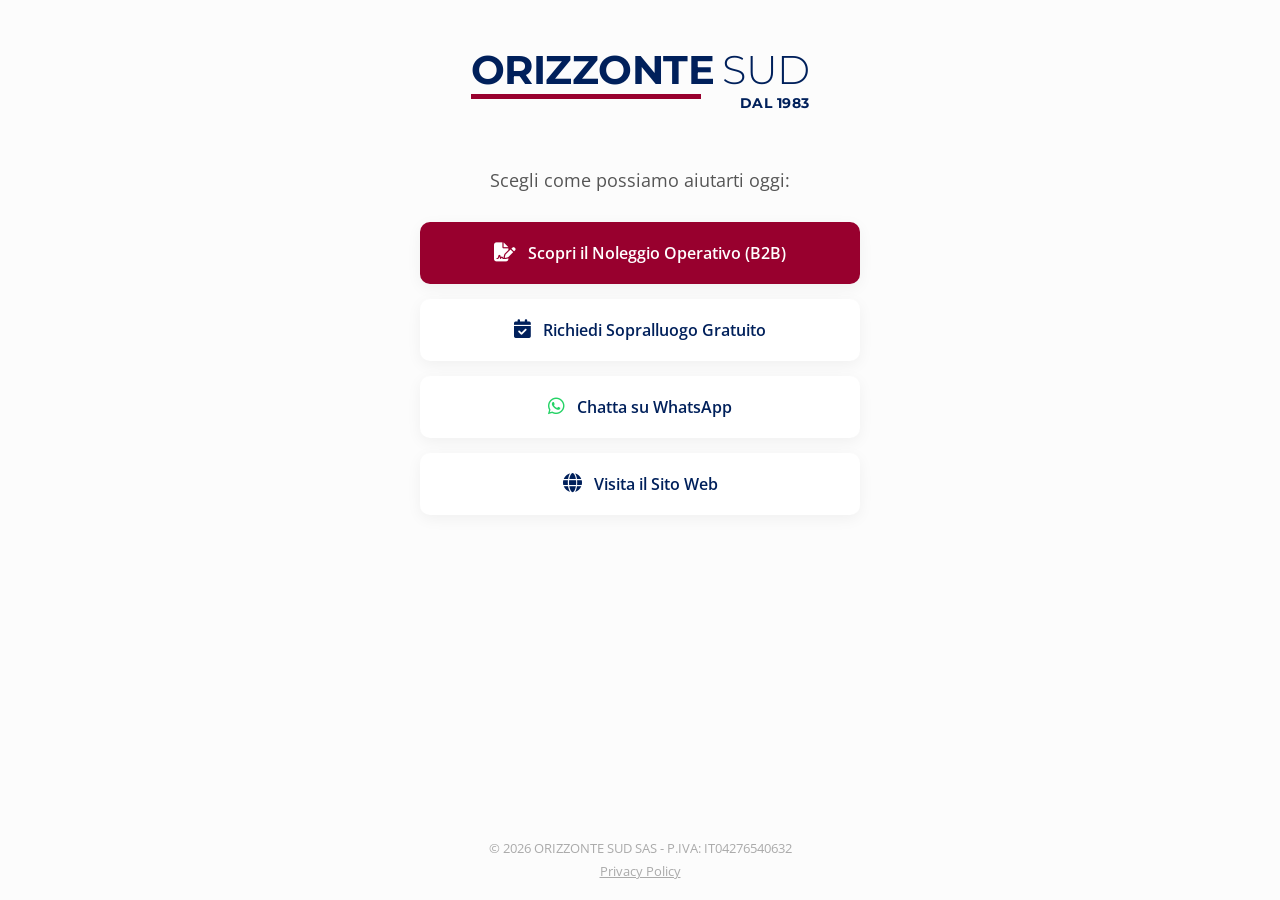
<file: link.html>
<!DOCTYPE html>
<html lang="it">
<head>
    <meta charset="UTF-8">
    <meta name="viewport" content="width=device-width, initial-scale=1.0">
    <title>Link Utili | Orizzonte Sud</title>
    
    <!-- SEO: Nascosta a Google, ma trasferisce autorità ai link interni -->
    <meta name="robots" content="noindex, follow"> 
    
    <link href="https://fonts.googleapis.com/css2?family=Montserrat:wght@300;700&family=Open+Sans:wght@400;600&display=swap" rel="stylesheet">
    <link rel="stylesheet" href="https://cdnjs.cloudflare.com/ajax/libs/font-awesome/6.4.0/css/all.min.css">
    
    <style>
        body { 
            background-color: #fcfcfc; 
            font-family: 'Open Sans', sans-serif; 
            display: flex; 
            flex-direction: column; 
            align-items: center; 
            padding: 50px 20px 20px; 
            margin: 0; 
            min-height: 100vh;
            box-sizing: border-box;
        }
        
        /* Stili Bottoni */
        .link-btn { 
            display: flex; 
            align-items: center; 
            justify-content: center; 
            gap: 12px; 
            width: 100%; 
            max-width: 400px; 
            background-color: #ffffff; 
            color: #00205B; 
            padding: 18px; 
            margin-bottom: 15px; 
            border-radius: 10px; 
            text-decoration: none; 
            font-weight: 600; 
            box-shadow: 0 4px 15px rgba(0,0,0,0.05); 
            border: 2px solid transparent; 
            transition: all 0.3s ease; 
        }
        
        .link-btn:hover, .link-btn:active { 
            border-color: #98002E; 
            transform: translateY(-3px); 
            box-shadow: 0 8px 20px rgba(152,0,46,0.15); 
        }
        
        .link-btn.primary { 
            background-color: #98002E; 
            color: white; 
        }
        
        .link-btn.primary:hover, .link-btn.primary:active { 
            background-color: #7a0024; 
            border-color: #7a0024; 
        }
        
        /* Icone nei bottoni */
        .link-btn i {
            font-size: 1.2rem;
        }
    </style>
</head>
<body>

    <!-- LOGO UFFICIALE ORIZZONTE SUD -->
    <div style="display: flex; flex-direction: column; width: max-content; margin: 0 auto 40px;">
        <div style="display: flex; align-items: baseline;">
            <span style="font-family: 'Montserrat', sans-serif; font-size: 2.5rem; color: #00205B; font-weight: 700; letter-spacing: -0.5px; line-height: 1; margin-right: 8px;">ORIZZONTE</span>
            <span style="font-family: 'Montserrat', sans-serif; font-size: 2.5rem; color: #00205B; font-weight: 300; letter-spacing: -0.5px; line-height: 1;">SUD</span>
        </div>
        <div style="display: flex; justify-content: space-between; align-items: flex-start; margin-top: 4px;">
            <div style="height: 5px; background-color: #98002E; width: 68%;"></div>
            <span style="font-family: 'Montserrat', sans-serif; font-size: 0.9rem; color: #00205B; font-weight: 700; letter-spacing: 0.5px; line-height: 1; padding-top: 2px;">DAL 1983</span>
        </div>
    </div>

    <p style="color: #555; margin-bottom: 30px; text-align: center; font-size: 1.1rem;">Scegli come possiamo aiutarti oggi:</p>

    <!-- LINK CON UTM TRACKING E INTENTI QUALIFICATI -->
    <a href="noleggio.html?utm_source=social_bio&utm_medium=link_page" class="link-btn primary">
        <i class="fas fa-file-signature"></i> Scopri il Noleggio Operativo (B2B)
    </a>
    
    <a href="contatti.html?utm_source=social_bio&utm_medium=link_page" class="link-btn">
        <i class="fas fa-calendar-check" style="color: #00205B;"></i> Richiedi Sopralluogo Gratuito
    </a>
    
    <a href="https://wa.me/39081640438?text=Salve,%20vi%20ho%20trovati%20sui%20social%20e%20vorrei%20maggiori%20informazioni%20sui%20vostri%20servizi." target="_blank" class="link-btn">
        <i class="fab fa-whatsapp" style="color: #25d366;"></i> Chatta su WhatsApp
    </a>
    
    <a href="index.html?utm_source=social_bio&utm_medium=link_page" class="link-btn">
        <i class="fas fa-globe" style="color: #00205B;"></i> Visita il Sito Web
    </a>

    <!-- FOOTER LEGALE OBBLIGATORIO -->
    <div style="margin-top: auto; padding-top: 40px; text-align: center; font-size: 0.8rem; color: #aaa;">
        &copy; 2026 ORIZZONTE SUD SAS - P.IVA: IT04276540632<br>
        <a href="privacy.html" style="color: #aaa; text-decoration: underline; margin-top: 5px; display: inline-block;">Privacy Policy</a>
    </div>

</body>
</html>
</file>
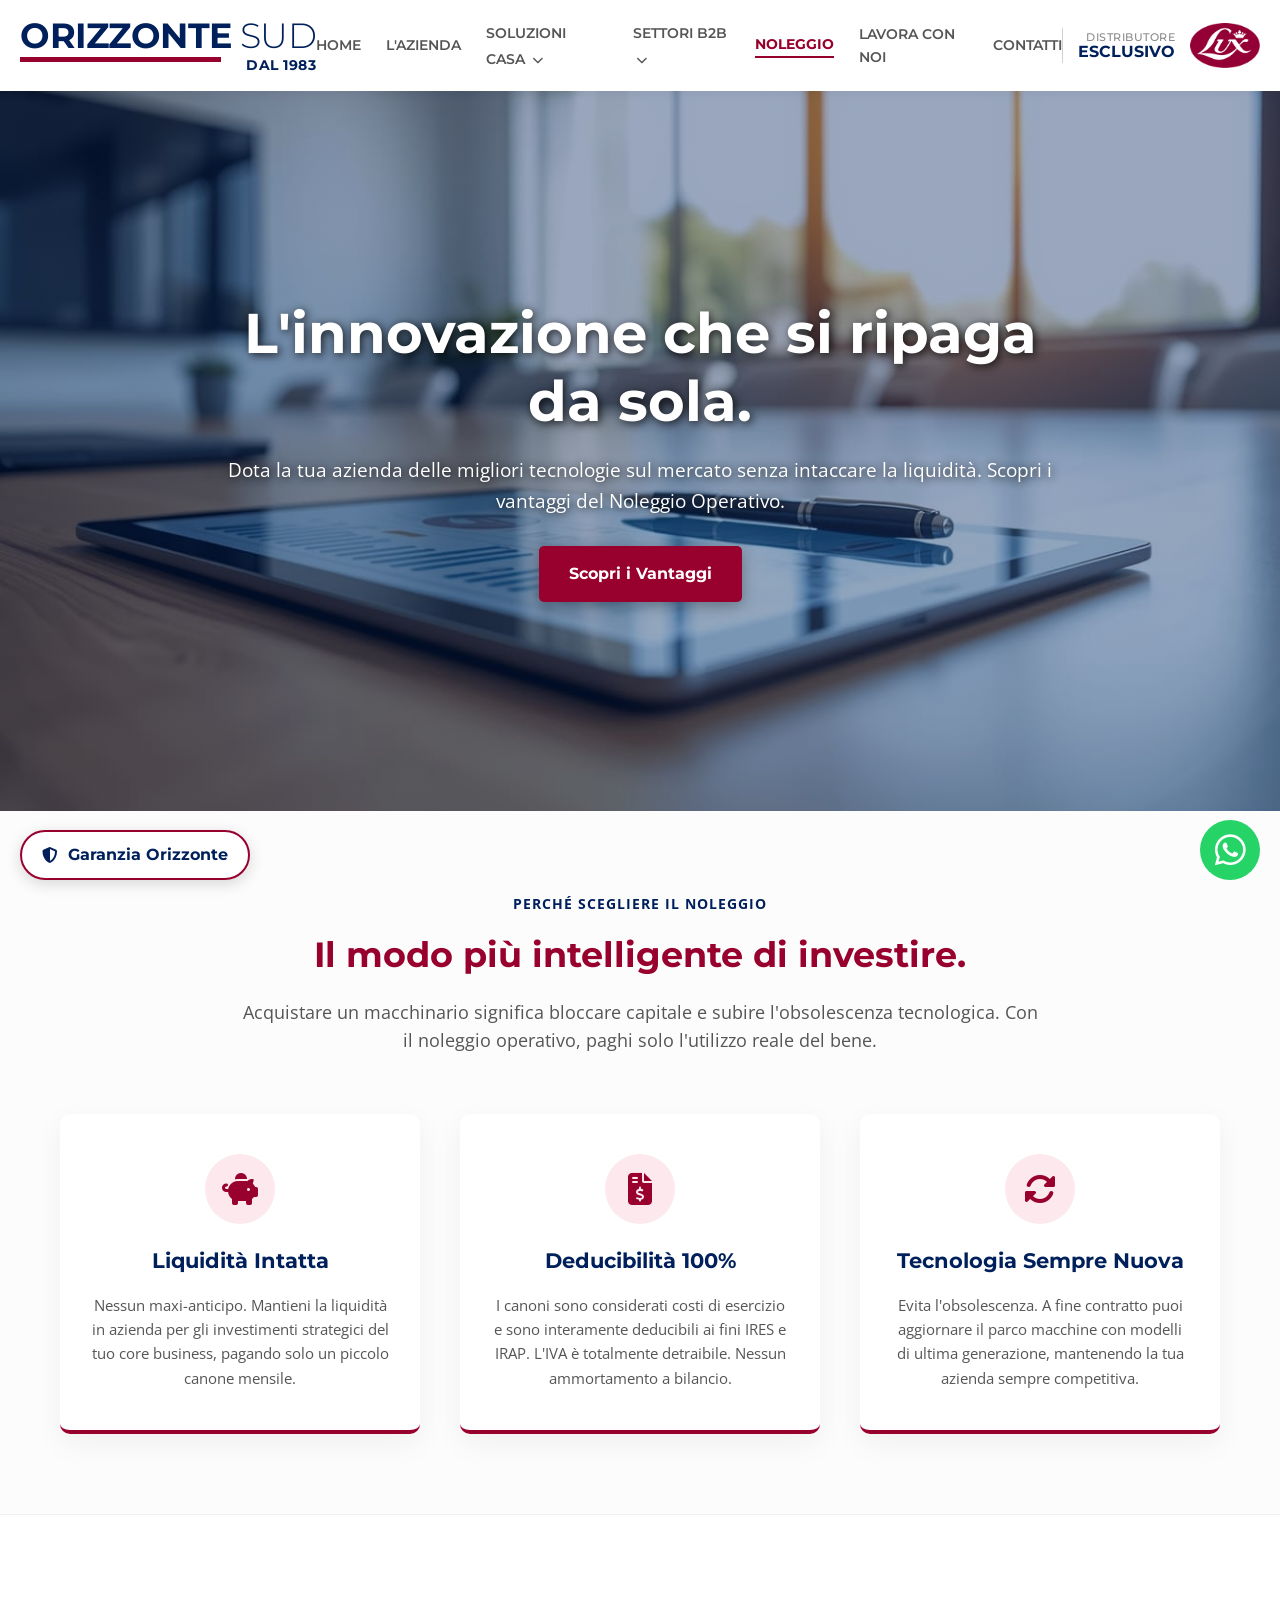
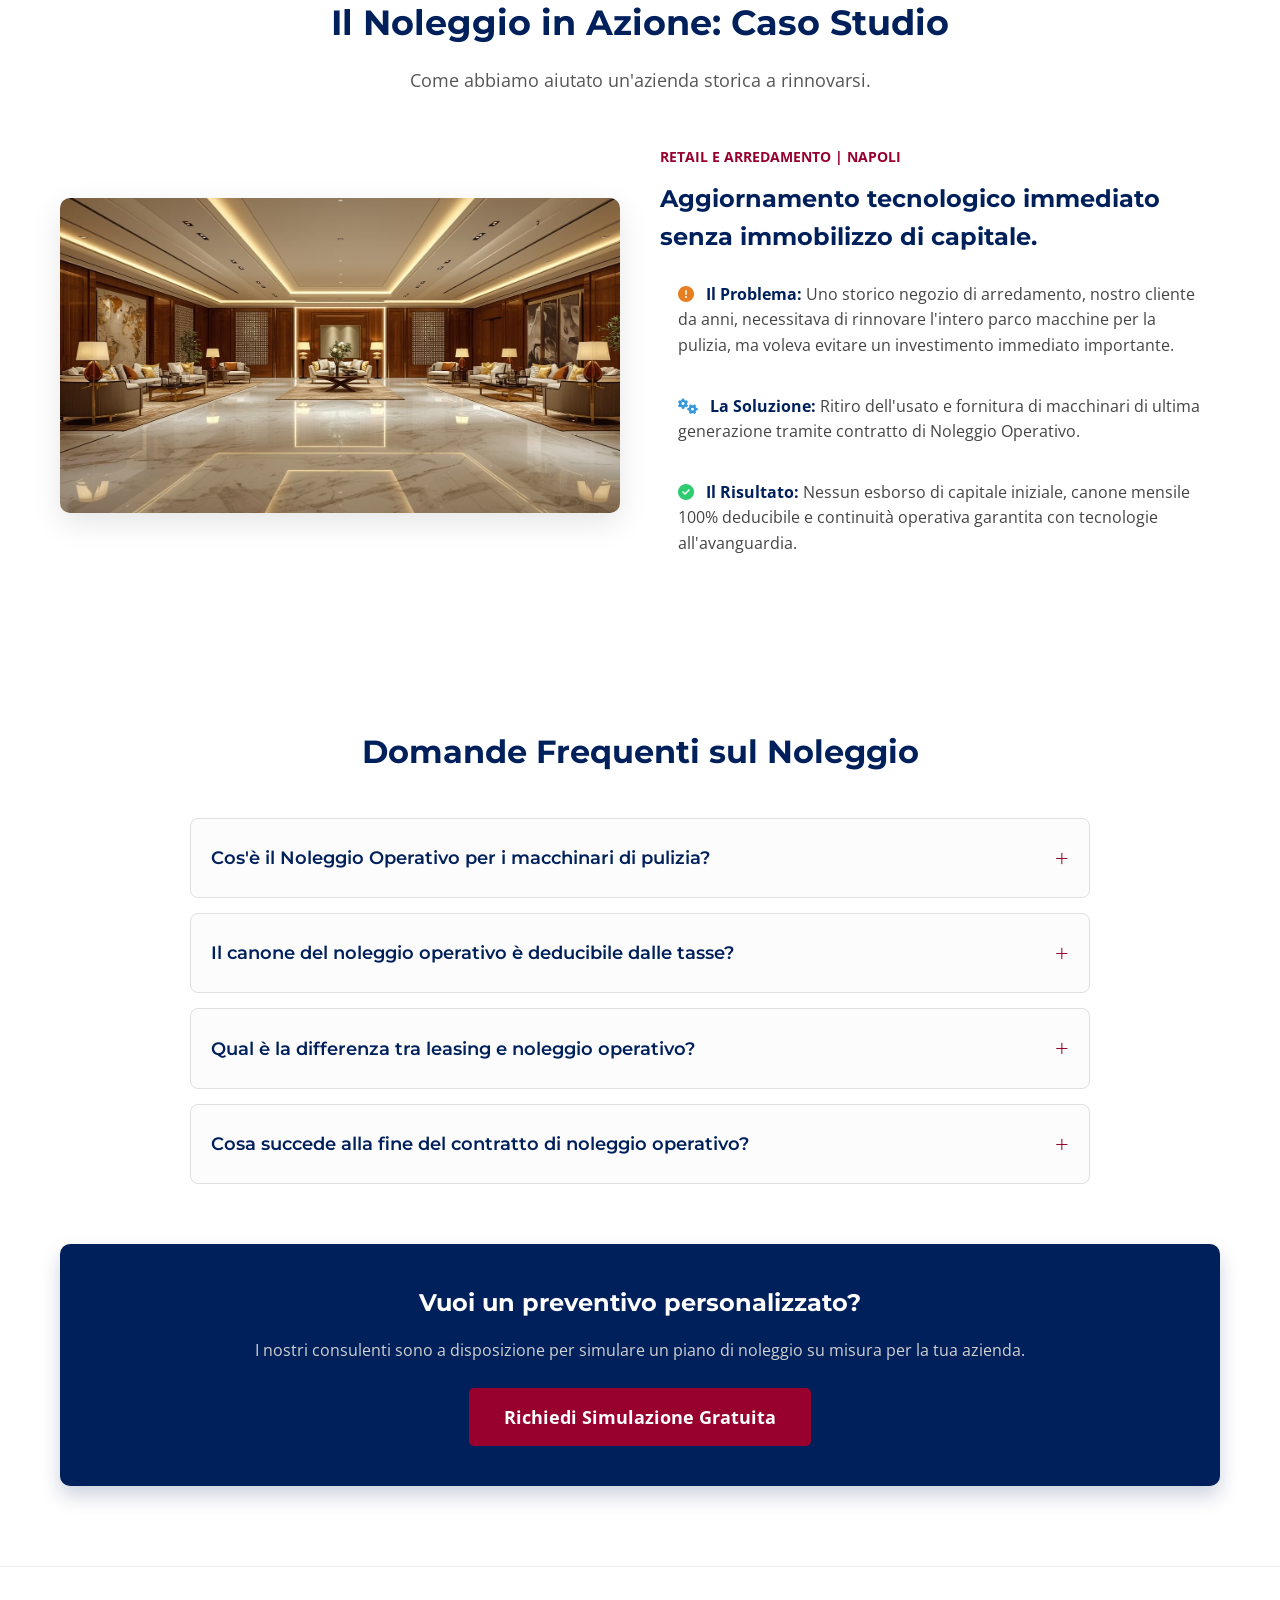
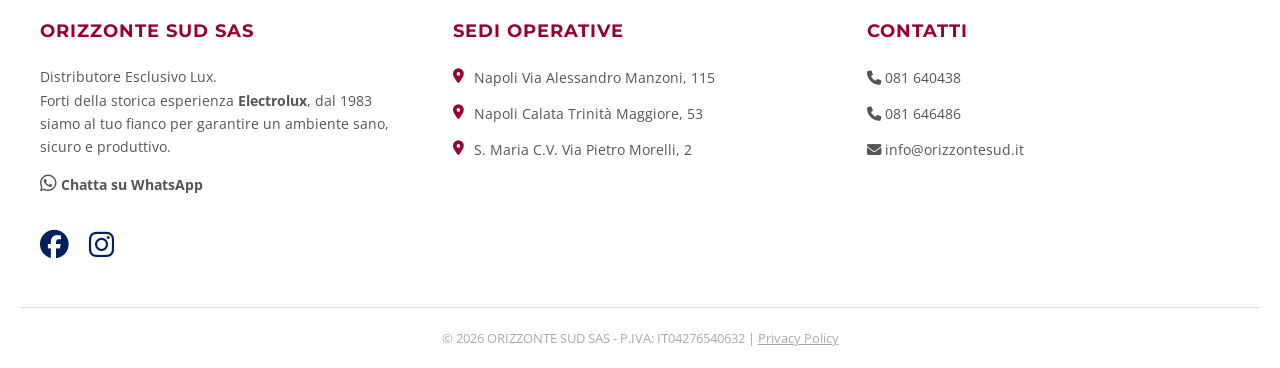
<file: noleggio.html>
<!DOCTYPE html>
<html lang="it" style="scroll-behavior: smooth;">
<head>
    <meta charset="UTF-8">
    <meta name="viewport" content="width=device-width, initial-scale=1.0">
    <title>Noleggio Operativo Macchinari Pulizia | Orizzonte Sud</title>
    <meta name="description" content="Scopri i vantaggi del Noleggio Operativo per le attrezzature di pulizia e trattamento acqua. Canone 100% deducibile, zero anticipo e liquidità intatta.">
    
    <!-- SEO: CANONICAL E OPEN GRAPH -->
    <link rel="canonical" href="https://www.orizzontesud.it/noleggio.html">
    <meta property="og:title" content="Noleggio Operativo Macchinari Pulizia | Orizzonte Sud">
    <meta property="og:description" content="Scopri i vantaggi del Noleggio Operativo per le attrezzature di pulizia e trattamento acqua. Canone 100% deducibile, zero anticipo e liquidità intatta.">
    <meta property="og:image" content="https://www.orizzontesud.it/assets/img/hero-noleggio.jpg">
    <meta property="og:url" content="https://www.orizzontesud.it/noleggio.html">
    <meta property="og:type" content="website">    
    
    <!-- SEO & AEO INVISIBILE: SCHEMA FAQ PAGE -->
    <script type="application/ld+json">
    {
      "@context": "https://schema.org",
      "@type": "FAQPage",
      "mainEntity":[
        {
          "@type": "Question",
          "name": "Cos'è il Noleggio Operativo per i macchinari di pulizia?",
          "acceptedAnswer": {
            "@type": "Answer",
            "text": "È una formula finanziaria che permette alle aziende (con Partita IVA) di utilizzare macchinari all'avanguardia pagando un canone mensile fisso, senza doverli acquistare. Questo evita l'immobilizzo di capitali e protegge l'azienda dall'obsolescenza tecnologica."
          }
        },
        {
          "@type": "Question",
          "name": "Il canone del noleggio operativo è deducibile dalle tasse?",
          "acceptedAnswer": {
            "@type": "Answer",
            "text": "Sì, il canone del Noleggio Operativo è considerato un costo di puro godimento del bene (servizio). Pertanto, è deducibile al 100% ai fini IRES e IRAP nell'anno di competenza, e l'IVA è interamente detraibile, senza dover gestire l'ammortamento a bilancio."
          }
        },
        {
          "@type": "Question",
          "name": "Qual è la differenza tra leasing e noleggio operativo?",
          "acceptedAnswer": {
            "@type": "Answer",
            "text": "Il leasing è un'operazione finanziaria finalizzata all'acquisto finale del bene (riscatto) e va inserita a bilancio. Il noleggio operativo è un servizio: non si acquista la proprietà, non impatta sulle linee di credito bancarie (CRIF) e garantisce la massima flessibilità a fine contratto."
          }
        },
        {
          "@type": "Question",
          "name": "Cosa succede alla fine del contratto di noleggio operativo?",
          "acceptedAnswer": {
            "@type": "Answer",
            "text": "Al termine del contratto, l'azienda ha totale libertà di scelta: può restituire il macchinario, prolungare il noleggio, oppure sostituire l'attrezzatura con un modello di nuova generazione stipulando un nuovo contratto."
          }
        }
      ]
    }
    </script>

    <link href="https://fonts.googleapis.com/css2?family=Montserrat:wght@300;400;500;700&family=Open+Sans:wght@400;600&display=swap" rel="stylesheet">
    <link rel="stylesheet" href="https://cdnjs.cloudflare.com/ajax/libs/font-awesome/6.4.0/css/all.min.css">
    <link rel="stylesheet" href="assets/css/style.css">
</head>
<body>
    
    <!-- WHATSAPP FLUTTUANTE -->
    <a href="https://wa.me/39081640438?text=Salve,%20vorrei%20una%20simulazione%20gratuita%20per%20il%20Noleggio%20Operativo." target="_blank" aria-label="Contattaci su WhatsApp" class="whatsapp-float">
        <i class="fab fa-whatsapp"></i>
    </a>

    <!-- HEADER -->
    <header>
        <div class="navbar">
            <a href="index.html" class="logo-sx" style="text-decoration: none; display: inline-block;">
                <div style="display: flex; flex-direction: column; width: max-content;">
                    <div style="display: flex; align-items: baseline;">
                        <span style="font-family: 'Montserrat', sans-serif; font-size: 2.2rem; color: #00205B; font-weight: 700; letter-spacing: -0.5px; line-height: 1; margin-right: 8px;">ORIZZONTE</span>
                        <span style="font-family: 'Montserrat', sans-serif; font-size: 2.2rem; color: #00205B; font-weight: 300; letter-spacing: -0.5px; line-height: 1;">SUD</span>
                    </div>
                    <div style="display: flex; justify-content: space-between; align-items: flex-start; margin-top: 4px;">
                        <div style="height: 5px; background-color: #98002E; width: 68%;"></div>
                        <span style="font-family: 'Montserrat', sans-serif; font-size: 0.85rem; color: #00205B; font-weight: 700; letter-spacing: 0.5px; line-height: 1; padding-top: 2px;">DAL 1983</span>
                    </div>
                </div>
            </a>
            
            <div class="menu-toggle" id="mobile-menu-btn">
                <i class="fas fa-bars"></i>
            </div>

            <nav class="nav-links" id="nav-menu">
                <a href="index.html">HOME</a>
                <a href="chi-siamo.html">L'AZIENDA</a>
                
                <div class="dropdown">
                    <a href="#" style="cursor: default;">SOLUZIONI CASA <i class="fas fa-chevron-down" style="font-size: 0.7rem; margin-left: 3px;"></i></a>
                    <div class="dropdown-content">
                        <a href="aria.html">Aria Pura per la Famiglia</a>
                        <a href="acqua.html">Acqua Pura a Km 0</a>
                        <a href="pulizia-domestica.html">Sanificazione Domestica</a>
                    </div>
                </div>

                <div class="dropdown">
                    <a href="#" style="cursor: default;">SETTORI B2B <i class="fas fa-chevron-down" style="font-size: 0.7rem; margin-left: 3px;"></i></a>
                    <div class="dropdown-content">
                        <a href="acqua-horeca.html">Acqua per Ristorazione (Ho.Re.Ca)</a>
                        <a href="settore-industriale.html">Pulizia Industriale e Logistica</a>
                        <a href="settore-horeca.html">Housekeeping Hotel</a>
                        <a href="settore-food.html">Igiene Food & Cucine</a>
                        <a href="settore-officine.html">Aspirazione Officine</a>
                    </div>
                </div>

                <a href="noleggio.html" style="color: #98002E; font-weight: 700; border-bottom: 2px solid #98002E;">NOLEGGIO</a>
                <a href="lavora.html">LAVORA CON NOI</a>
                <a href="contatti.html">CONTATTI</a>
            </nav>

            <div class="lux-wrapper" style="display: flex; flex-direction: row; align-items: center; gap: 15px;">
                <div style="width: 1px; height: 35px; background-color: #d1d1d1;"></div>
                <div style="display: flex; flex-direction: column; text-align: right; line-height: 1.1; justify-content: center;">
                    <span style="font-family: 'Montserrat', sans-serif; font-size: 0.7rem; color: #888; font-weight: 500; letter-spacing: 0.5px;">DISTRIBUTORE</span>
                    <span style="font-family: 'Montserrat', sans-serif; font-size: 0.98rem; color: #00205B; font-weight: 700;">ESCLUSIVO</span>
                </div>
                <img src="assets/img/logo-lux.png" alt="Lux" style="height: 45px; width: auto; display: block;">
            </div>
        </div>
    </header>

    <main>
        <!-- HERO SECTION -->
        <section class="hero" style="background: linear-gradient(rgba(0, 32, 91, 0.4), rgba(0, 32, 91, 0.4)), url('assets/img/hero-noleggio.jpg') center/cover;">
            <div class="hero-content">
                <h1 style="text-shadow: 2px 2px 10px rgba(0,0,0,0.8);">L'innovazione che si ripaga da sola.</h1>
                <p style="font-size: 1.2rem; margin-top: 15px; margin-bottom: 30px; text-shadow: 1px 1px 8px rgba(0,0,0,0.9);">Dota la tua azienda delle migliori tecnologie sul mercato senza intaccare la liquidità. Scopri i vantaggi del Noleggio Operativo.</p>
                <div class="btn-container" style="display: flex; gap: 15px; justify-content: center; flex-wrap: wrap;">
                    <a href="#vantaggi" class="btn" style="background-color: #98002E; color: white; padding: 15px 30px; border-radius: 5px; text-decoration: none; font-weight: bold; box-shadow: 0 4px 15px rgba(0,0,0,0.3);">Scopri i Vantaggi</a>
                </div>
            </div>
        </section>

        <!-- SEZIONE VANTAGGI -->
        <section id="vantaggi" style="padding: 80px 20px; background-color: #fcfcfc;">
            <div class="container" style="max-width: 1200px; margin: 0 auto;">
                <div style="text-align: center; margin-bottom: 60px;">
                    <span style="color: #00205B; font-weight: 700; font-size: 0.9rem; letter-spacing: 1px; text-transform: uppercase;">Perché scegliere il Noleggio</span>
                    <h2 style="color: #98002E; font-size: 2.2rem; margin-top: 10px; margin-bottom: 15px;">Il modo più intelligente di investire.</h2>
                    <p style="color: #555; font-size: 1.1rem; max-width: 800px; margin: 0 auto;">Acquistare un macchinario significa bloccare capitale e subire l'obsolescenza tecnologica. Con il noleggio operativo, paghi solo l'utilizzo reale del bene.</p>
                </div>

                <div style="display: grid; grid-template-columns: repeat(auto-fit, minmax(300px, 1fr)); gap: 40px;">
                    
                    <!-- Card 1 -->
                    <div style="background: white; padding: 40px 30px; border-radius: 10px; box-shadow: 0 10px 30px rgba(0,0,0,0.05); text-align: center; border-bottom: 4px solid #98002E;">
                        <div style="width: 70px; height: 70px; background-color: #fce8ed; border-radius: 50%; display: flex; align-items: center; justify-content: center; margin: 0 auto 20px;">
                            <i class="fas fa-piggy-bank" style="font-size: 2rem; color: #98002E;"></i>
                        </div>
                        <h3 style="color: #00205B; margin-bottom: 15px; font-size: 1.3rem;">Liquidità Intatta</h3>
                        <p style="color: #555; line-height: 1.6; font-size: 0.95rem;">Nessun maxi-anticipo. Mantieni la liquidità in azienda per gli investimenti strategici del tuo core business, pagando solo un piccolo canone mensile.</p>
                    </div>

                    <!-- Card 2 -->
                    <div style="background: white; padding: 40px 30px; border-radius: 10px; box-shadow: 0 10px 30px rgba(0,0,0,0.05); text-align: center; border-bottom: 4px solid #98002E;">
                        <div style="width: 70px; height: 70px; background-color: #fce8ed; border-radius: 50%; display: flex; align-items: center; justify-content: center; margin: 0 auto 20px;">
                            <i class="fas fa-file-invoice-dollar" style="font-size: 2rem; color: #98002E;"></i>
                        </div>
                        <h3 style="color: #00205B; margin-bottom: 15px; font-size: 1.3rem;">Deducibilità 100%</h3>
                        <p style="color: #555; line-height: 1.6; font-size: 0.95rem;">I canoni sono considerati costi di esercizio e sono interamente deducibili ai fini IRES e IRAP. L'IVA è totalmente detraibile. Nessun ammortamento a bilancio.</p>
                    </div>

                    <!-- Card 3 -->
                    <div style="background: white; padding: 40px 30px; border-radius: 10px; box-shadow: 0 10px 30px rgba(0,0,0,0.05); text-align: center; border-bottom: 4px solid #98002E;">
                        <div style="width: 70px; height: 70px; background-color: #fce8ed; border-radius: 50%; display: flex; align-items: center; justify-content: center; margin: 0 auto 20px;">
                            <i class="fas fa-sync-alt" style="font-size: 2rem; color: #98002E;"></i>
                        </div>
                        <h3 style="color: #00205B; margin-bottom: 15px; font-size: 1.3rem;">Tecnologia Sempre Nuova</h3>
                        <p style="color: #555; line-height: 1.6; font-size: 0.95rem;">Evita l'obsolescenza. A fine contratto puoi aggiornare il parco macchine con modelli di ultima generazione, mantenendo la tua azienda sempre competitiva.</p>
                    </div>

                </div>
            </div>
        </section>

        <!-- SEZIONE CASI STUDIO -->
        <section class="testimonials-section" id="casi-studio" style="padding: 80px 20px; background-color: #ffffff; border-top: 1px solid #eee;">
            <div class="container" style="max-width: 1200px; margin: 0 auto;">
                <div style="text-align: center; margin-bottom: 50px;">
                    <h2 style="color: #00205B; font-size: 2.2rem; margin-bottom: 15px;">Il Noleggio in Azione: Caso Studio</h2>
                    <p style="color: #555; font-size: 1.1rem;">Come abbiamo aiutato un'azienda storica a rinnovarsi.</p>
                </div>

                <div style="display: grid; grid-template-columns: repeat(auto-fit, minmax(300px, 1fr)); gap: 40px; align-items: center;">
                    <div class="image-container" style="position: relative; padding-bottom: 56.25%; height: 0; overflow: hidden; border-radius: 10px; box-shadow: 0 10px 30px rgba(0,0,0,0.1);">
                        <img src="assets/img/caso-arredamento.jpg" alt="Fornitura di macchinari per la pulizia professionale tramite Noleggio Operativo per negozi e retail" title="Aggiornamento tecnologico senza immobilizzo di capitale" style="position: absolute; top: 0; left: 0; width: 100%; height: 100%; object-fit: cover;">
                    </div>
                    <div class="testimonial-text">
                        <span style="color: #98002E; font-weight: 700; font-size: 0.85rem; text-transform: uppercase;">Retail e Arredamento | Napoli</span>
                        <h3 style="color: #00205B; font-size: 1.5rem; margin-top: 10px; margin-bottom: 15px;">Aggiornamento tecnologico immediato senza immobilizzo di capitale.</h3>
                        <ul style="list-style: none; padding: 0; color: #444; line-height: 1.6;">
                            <li class="geo-problem" style="margin-bottom: 15px;"><strong style="color: #00205B;"><i class="fas fa-exclamation-circle" style="color: #e67e22; margin-right: 8px;"></i> Il Problema:</strong> Uno storico negozio di arredamento, nostro cliente da anni, necessitava di rinnovare l'intero parco macchine per la pulizia, ma voleva evitare un investimento immediato importante.</li>
                            <li class="geo-solution" style="margin-bottom: 15px;"><strong style="color: #00205B;"><i class="fas fa-cogs" style="color: #3498db; margin-right: 8px;"></i> La Soluzione:</strong> Ritiro dell'usato e fornitura di macchinari di ultima generazione tramite contratto di Noleggio Operativo.</li>
                            <li class="geo-result"><strong style="color: #00205B;"><i class="fas fa-check-circle" style="color: #2ecc71; margin-right: 8px;"></i> Il Risultato:</strong> Nessun esborso di capitale iniziale, canone mensile 100% deducibile e continuità operativa garantita con tecnologie all'avanguardia.</li>
                        </ul>
                    </div>
                </div>
            </div>
        </section>

        <!-- SEZIONE AEO / FAQ -->
        <section class="faq-section">
            <div class="container">
                <h2 style="color: #00205B; font-size: 2rem; margin-bottom: 40px; text-align: center;">Domande Frequenti sul Noleggio</h2>
                
                <div class="faq-container">
                    <!-- FAQ 1 -->
                    <details class="faq-item">
                        <summary>Cos'è il Noleggio Operativo per i macchinari di pulizia?</summary>
                        <p>È una formula finanziaria che permette alle aziende (con Partita IVA) di utilizzare macchinari all'avanguardia pagando un canone mensile fisso, senza doverli acquistare. Questo evita l'immobilizzo di capitali e protegge l'azienda dall'obsolescenza tecnologica.</p>
                    </details>

                    <!-- FAQ 2 -->
                    <details class="faq-item">
                        <summary>Il canone del noleggio operativo è deducibile dalle tasse?</summary>
                        <p>Sì, il canone del Noleggio Operativo è considerato un costo di puro godimento del bene (servizio). Pertanto, è deducibile al 100% ai fini IRES e IRAP nell'anno di competenza, e l'IVA è interamente detraibile, senza dover gestire l'ammortamento a bilancio.</p>
                    </details>

                    <!-- FAQ 3 -->
                    <details class="faq-item">
                        <summary>Qual è la differenza tra leasing e noleggio operativo?</summary>
                        <p>Il leasing è un'operazione finanziaria finalizzata all'acquisto finale del bene (riscatto) e va inserita a bilancio. Il noleggio operativo è un servizio: non si acquista la proprietà, non impatta sulle linee di credito bancarie (CRIF) e garantisce la massima flessibilità a fine contratto.</p>
                    </details>

                    <!-- FAQ 4 -->
                    <details class="faq-item">
                        <summary>Cosa succede alla fine del contratto di noleggio operativo?</summary>
                        <p>Al termine del contratto, l'azienda ha totale libertà di scelta: può restituire il macchinario, prolungare il noleggio, oppure sostituire l'attrezzatura con un modello di nuova generazione stipulando un nuovo contratto.</p>
                    </details>
                </div>

                <!-- CTA -->
                <div style="margin-top: 60px; text-align: center; background-color: #00205B; padding: 40px; border-radius: 10px; box-shadow: 0 10px 20px rgba(0,32,91,0.2);">
                    <h3 style="color: white; margin-bottom: 15px; font-size: 1.5rem;">Vuoi un preventivo personalizzato?</h3>
                    <p style="color: #d1d1d1; margin-bottom: 25px; font-size: 1rem;">I nostri consulenti sono a disposizione per simulare un piano di noleggio su misura per la tua azienda.</p>
                    <a href="contatti.html" style="display: inline-block; background-color: #98002E; color: white; padding: 15px 35px; border-radius: 5px; text-decoration: none; font-weight: bold; transition: background 0.3s; font-size: 1.1rem;">Richiedi Simulazione Gratuita</a>
                </div>

            </div>
        </section>

    </main>

    <!-- BOTTONE GARANZIA ORIZZONTE -->
    <div class="method-trigger" onclick="toggleMethodModal()">
        <i class="fas fa-shield-alt"></i><span>Garanzia Orizzonte</span>
    </div>

    <!-- FOOTER UNIVERSALE -->
    <footer style="background-color: white; padding: 50px 20px 20px; border-top: 1px solid #eee; font-size: 0.9rem;">
        <div style="max-width: 1200px; margin: 0 auto; display: grid; grid-template-columns: repeat(auto-fit, minmax(250px, 1fr)); gap: 40px; margin-bottom: 40px;">
            <div>
                <h4 style="color: #98002E; margin-bottom: 20px; font-size: 1.1rem; text-transform: uppercase; letter-spacing: 1px;">Orizzonte Sud SAS</h4>
                <p style="color: #555; line-height: 1.6; margin-bottom: 15px;">
                    Distributore Esclusivo Lux.<br>
                    Forti della storica esperienza <strong>Electrolux</strong>, dal 1983 siamo al tuo fianco per garantire un ambiente sano, sicuro e produttivo.
                </p>
                <a href="https://wa.me/39081640438?text=Salve,%20vorrei%20una%20simulazione%20gratuita%20per%20il%20Noleggio%20Operativo." class="footer-link" style="font-weight: bold;">
                    <i class="fab fa-whatsapp" style="font-size: 1.2rem;"></i> Chatta su WhatsApp
                </a>
            </div>
            <div>
                <h4 style="color: #98002E; margin-bottom: 20px; font-size: 1.1rem; text-transform: uppercase; letter-spacing: 1px;">Sedi Operative</h4>
                <ul style="list-style: none; padding: 0; color: #555; line-height: 1.8;">
                    <li style="display: flex; gap: 10px; margin-bottom: 10px;"><i class="fas fa-map-marker-alt" style="color: #98002E; margin-top: 4px;"></i> Napoli Via Alessandro Manzoni, 115</li>
                    <li style="display: flex; gap: 10px; margin-bottom: 10px;"><i class="fas fa-map-marker-alt" style="color: #98002E; margin-top: 4px;"></i> Napoli Calata Trinità Maggiore, 53</li>
                    <li style="display: flex; gap: 10px;"><i class="fas fa-map-marker-alt" style="color: #98002E; margin-top: 4px;"></i> S. Maria C.V. Via Pietro Morelli, 2</li>
                </ul>
            </div>
            <div>
                <h4 style="color: #98002E; margin-bottom: 20px; font-size: 1.1rem; text-transform: uppercase; letter-spacing: 1px;">Contatti</h4>
                <ul style="list-style: none; padding: 0; color: #555; line-height: 1.8;">
                    <li style="margin-bottom: 10px;">
                        <a href="tel:+39081640438" class="footer-link"><i class="fas fa-phone"></i> 081 640438</a>
                    </li>
                    <li style="margin-bottom: 10px;">
                        <a href="tel:+39081646486" class="footer-link"><i class="fas fa-phone"></i> 081 646486</a>
                    </li>
                    <li>
                        <a href="mailto:info@orizzontesud.it" class="footer-link"><i class="fas fa-envelope"></i> info@orizzontesud.it</a>
                    </li>
                </ul>
            </div>
        </div>
        <div style="text-align: center; color: #aaa; border-top: 1px solid #ddd; padding-top: 20px; font-size: 0.8rem;">
            &copy; 2026 ORIZZONTE SUD SAS - P.IVA: IT04276540632 | <a href="privacy.html" style="color: #aaa; text-decoration: underline;">Privacy Policy</a>
        </div>
    </footer>

    <!-- SCRIPT CENTRALIZZATO -->
    <script src="assets/js/app.js"></script>
</body>
</html>
</file>
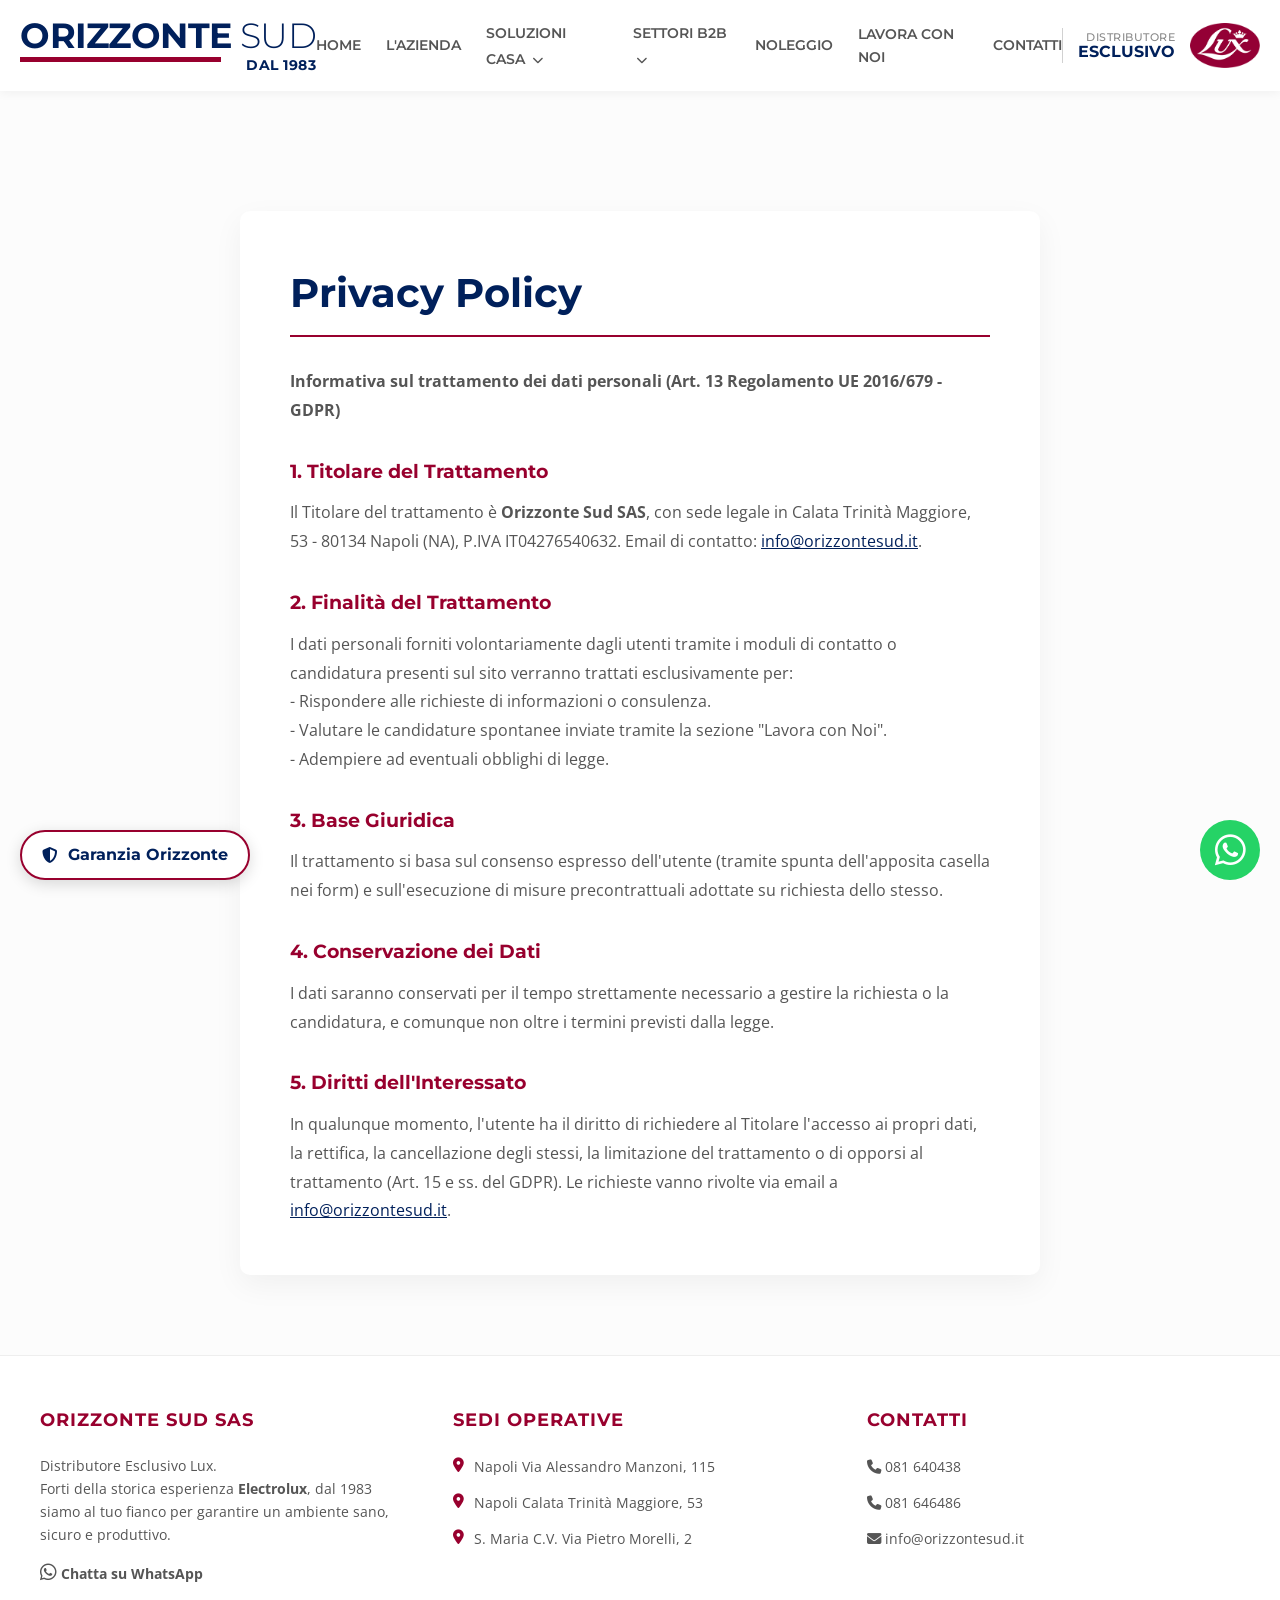
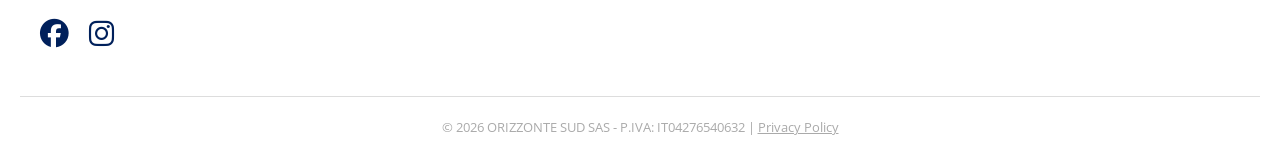
<file: privacy.html>
<!DOCTYPE html>
<html lang="it" style="scroll-behavior: smooth;">
<head>
    <meta charset="UTF-8">
    <meta name="viewport" content="width=device-width, initial-scale=1.0">
    <title>Privacy Policy | Orizzonte Sud</title>
    
    <!-- SEO: Non indicizzare, ma segui i link -->
    <meta name="robots" content="noindex, follow"> 
    
    <link href="https://fonts.googleapis.com/css2?family=Montserrat:wght@300;400;500;700&family=Open+Sans:wght@400;600&display=swap" rel="stylesheet">
    <link rel="stylesheet" href="https://cdnjs.cloudflare.com/ajax/libs/font-awesome/6.4.0/css/all.min.css">
    <link rel="stylesheet" href="assets/css/style.css">
</head>
<body>
    
    <!-- WHATSAPP FLUTTUANTE -->
    <a href="https://wa.me/39081640438?text=Salve,%20vorrei%20maggiori%20informazioni%20sui%20vostri%20servizi." target="_blank" aria-label="Contattaci su WhatsApp" class="whatsapp-float">
        <i class="fab fa-whatsapp"></i>
    </a>

    <!-- HEADER UNIVERSALE -->
    <header>
        <div class="navbar">
            <a href="index.html" class="logo-sx" style="text-decoration: none; display: inline-block;">
                <div style="display: flex; flex-direction: column; width: max-content;">
                    <div style="display: flex; align-items: baseline;">
                        <span style="font-family: 'Montserrat', sans-serif; font-size: 2.2rem; color: #00205B; font-weight: 700; letter-spacing: -0.5px; line-height: 1; margin-right: 8px;">ORIZZONTE</span>
                        <span style="font-family: 'Montserrat', sans-serif; font-size: 2.2rem; color: #00205B; font-weight: 300; letter-spacing: -0.5px; line-height: 1;">SUD</span>
                    </div>
                    <div style="display: flex; justify-content: space-between; align-items: flex-start; margin-top: 4px;">
                        <div style="height: 5px; background-color: #98002E; width: 68%;"></div>
                        <span style="font-family: 'Montserrat', sans-serif; font-size: 0.85rem; color: #00205B; font-weight: 700; letter-spacing: 0.5px; line-height: 1; padding-top: 2px;">DAL 1983</span>
                    </div>
                </div>
            </a>
            
            <div class="menu-toggle" id="mobile-menu-btn">
                <i class="fas fa-bars"></i>
            </div>

            <nav class="nav-links" id="nav-menu">
                <a href="index.html">HOME</a>
                <a href="chi-siamo.html">L'AZIENDA</a>
                
                <div class="dropdown">
                    <a href="#" style="cursor: default;">SOLUZIONI CASA <i class="fas fa-chevron-down" style="font-size: 0.7rem; margin-left: 3px;"></i></a>
                    <div class="dropdown-content">
                        <a href="aria.html">Aria Pura per la Famiglia</a>
                        <a href="acqua.html">Acqua Pura a Km 0</a>
                        <a href="pulizia-domestica.html">Sanificazione Domestica</a>
                    </div>
                </div>

                <div class="dropdown">
                    <a href="#" style="cursor: default;">SETTORI B2B <i class="fas fa-chevron-down" style="font-size: 0.7rem; margin-left: 3px;"></i></a>
                    <div class="dropdown-content">
                        <a href="acqua-horeca.html">Acqua per Ristorazione (Ho.Re.Ca)</a>
                        <a href="settore-industriale.html">Pulizia Industriale e Logistica</a>
                        <a href="settore-horeca.html">Housekeeping Hotel</a>
                        <a href="settore-food.html">Igiene Food & Cucine</a>
                        <a href="settore-officine.html">Aspirazione Officine</a>
                    </div>
                </div>

                <a href="noleggio.html">NOLEGGIO</a>
                <a href="lavora.html">LAVORA CON NOI</a>
                <a href="contatti.html">CONTATTI</a>
            </nav>

            <div class="lux-wrapper" style="display: flex; flex-direction: row; align-items: center; gap: 15px;">
                <div style="width: 1px; height: 35px; background-color: #d1d1d1;"></div>
                <div style="display: flex; flex-direction: column; text-align: right; line-height: 1.1; justify-content: center;">
                    <span style="font-family: 'Montserrat', sans-serif; font-size: 0.7rem; color: #888; font-weight: 500; letter-spacing: 0.5px;">DISTRIBUTORE</span>
                    <span style="font-family: 'Montserrat', sans-serif; font-size: 0.98rem; color: #00205B; font-weight: 700;">ESCLUSIVO</span>
                </div>
                <img src="assets/img/logo-lux.png" alt="Lux" style="height: 45px; width: auto; display: block;">
            </div>
        </div>
    </header>

    <main style="padding: 120px 20px 80px; background-color: #fcfcfc;">
        <div class="container" style="max-width: 800px; margin: 0 auto; background: white; padding: 50px; border-radius: 10px; box-shadow: 0 10px 30px rgba(0,0,0,0.05);">
            <h1 style="color: #00205B; font-size: 2.5rem; margin-bottom: 30px; border-bottom: 2px solid #98002E; padding-bottom: 10px;">Privacy Policy</h1>
            
            <div style="color: #555; line-height: 1.8; font-size: 1rem;">
                <p><strong>Informativa sul trattamento dei dati personali (Art. 13 Regolamento UE 2016/679 - GDPR)</strong></p>
                
                <h3 style="color: #98002E; margin-top: 30px; margin-bottom: 10px;">1. Titolare del Trattamento</h3>
                <p>Il Titolare del trattamento è <strong>Orizzonte Sud SAS</strong>, con sede legale in Calata Trinità Maggiore, 53 - 80134 Napoli (NA), P.IVA IT04276540632. Email di contatto: <a href="mailto:info@orizzontesud.it" style="color: #00205B; text-decoration: underline;">info@orizzontesud.it</a>.</p>

                <h3 style="color: #98002E; margin-top: 30px; margin-bottom: 10px;">2. Finalità del Trattamento</h3>
                <p>I dati personali forniti volontariamente dagli utenti tramite i moduli di contatto o candidatura presenti sul sito verranno trattati esclusivamente per:<br>
                - Rispondere alle richieste di informazioni o consulenza.<br>
                - Valutare le candidature spontanee inviate tramite la sezione "Lavora con Noi".<br>
                - Adempiere ad eventuali obblighi di legge.</p>

                <h3 style="color: #98002E; margin-top: 30px; margin-bottom: 10px;">3. Base Giuridica</h3>
                <p>Il trattamento si basa sul consenso espresso dell'utente (tramite spunta dell'apposita casella nei form) e sull'esecuzione di misure precontrattuali adottate su richiesta dello stesso.</p>

                <h3 style="color: #98002E; margin-top: 30px; margin-bottom: 10px;">4. Conservazione dei Dati</h3>
                <p>I dati saranno conservati per il tempo strettamente necessario a gestire la richiesta o la candidatura, e comunque non oltre i termini previsti dalla legge.</p>

                <h3 style="color: #98002E; margin-top: 30px; margin-bottom: 10px;">5. Diritti dell'Interessato</h3>
                <p>In qualunque momento, l'utente ha il diritto di richiedere al Titolare l'accesso ai propri dati, la rettifica, la cancellazione degli stessi, la limitazione del trattamento o di opporsi al trattamento (Art. 15 e ss. del GDPR). Le richieste vanno rivolte via email a <a href="mailto:info@orizzontesud.it" style="color: #00205B; text-decoration: underline;">info@orizzontesud.it</a>.</p>
            </div>
        </div>
    </main>

    <!-- BOTTONE GARANZIA ORIZZONTE -->
    <div class="method-trigger" onclick="toggleMethodModal()">
        <i class="fas fa-shield-alt"></i><span>Garanzia Orizzonte</span>
    </div>

    <!-- FOOTER UNIVERSALE (INTERATTIVO E STANDARDIZZATO) -->
    <footer style="background-color: white; padding: 50px 20px 20px; border-top: 1px solid #eee; font-size: 0.9rem;">
        <div style="max-width: 1200px; margin: 0 auto; display: grid; grid-template-columns: repeat(auto-fit, minmax(250px, 1fr)); gap: 40px; margin-bottom: 40px;">
            <div>
                <h4 style="color: #98002E; margin-bottom: 20px; font-size: 1.1rem; text-transform: uppercase; letter-spacing: 1px;">Orizzonte Sud SAS</h4>
                <p style="color: #555; line-height: 1.6; margin-bottom: 15px;">
                    Distributore Esclusivo Lux.<br>
                    Forti della storica esperienza <strong>Electrolux</strong>, dal 1983 siamo al tuo fianco per garantire un ambiente sano, sicuro e produttivo.
                </p>
                <!-- Link WhatsApp Interattivo -->
                <a href="https://wa.me/39081640438?text=Salve,%20vorrei%20maggiori%20informazioni%20sui%20vostri%20servizi." class="footer-link" style="font-weight: bold;">
                    <i class="fab fa-whatsapp" style="font-size: 1.2rem;"></i> Chatta su WhatsApp
                </a>
            </div>
            <div>
                <h4 style="color: #98002E; margin-bottom: 20px; font-size: 1.1rem; text-transform: uppercase; letter-spacing: 1px;">Sedi Operative</h4>
                <ul style="list-style: none; padding: 0; color: #555; line-height: 1.8;">
                    <li style="display: flex; gap: 10px; margin-bottom: 10px;"><i class="fas fa-map-marker-alt" style="color: #98002E; margin-top: 4px;"></i> Napoli Via Alessandro Manzoni, 115</li>
                    <li style="display: flex; gap: 10px; margin-bottom: 10px;"><i class="fas fa-map-marker-alt" style="color: #98002E; margin-top: 4px;"></i> Napoli Calata Trinità Maggiore, 53</li>
                    <li style="display: flex; gap: 10px;"><i class="fas fa-map-marker-alt" style="color: #98002E; margin-top: 4px;"></i> S. Maria C.V. Via Pietro Morelli, 2</li>
                </ul>
            </div>
            <div>
                <h4 style="color: #98002E; margin-bottom: 20px; font-size: 1.1rem; text-transform: uppercase; letter-spacing: 1px;">Contatti</h4>
                <ul style="list-style: none; padding: 0; color: #555; line-height: 1.8;">
                    <!-- Numeri e Mail resi Interattivi (Classe footer-link) -->
                    <li style="margin-bottom: 10px;">
                        <a href="tel:+39081640438" class="footer-link"><i class="fas fa-phone"></i> 081 640438</a>
                    </li>
                    <li style="margin-bottom: 10px;">
                        <a href="tel:+39081646486" class="footer-link"><i class="fas fa-phone"></i> 081 646486</a>
                    </li>
                    <li>
                        <a href="mailto:info@orizzontesud.it" class="footer-link"><i class="fas fa-envelope"></i> info@orizzontesud.it</a>
                    </li>
                </ul>
            </div>
        </div>
        <div style="text-align: center; color: #aaa; border-top: 1px solid #ddd; padding-top: 20px; font-size: 0.8rem;">
            &copy; 2026 ORIZZONTE SUD SAS - P.IVA: IT04276540632 | <a href="privacy.html" style="color: #aaa; text-decoration: underline;">Privacy Policy</a>
        </div>
    </footer>

    <!-- SCRIPT CENTRALIZZATO -->
    <script src="assets/js/app.js"></script>
</body>
</html>
</file>
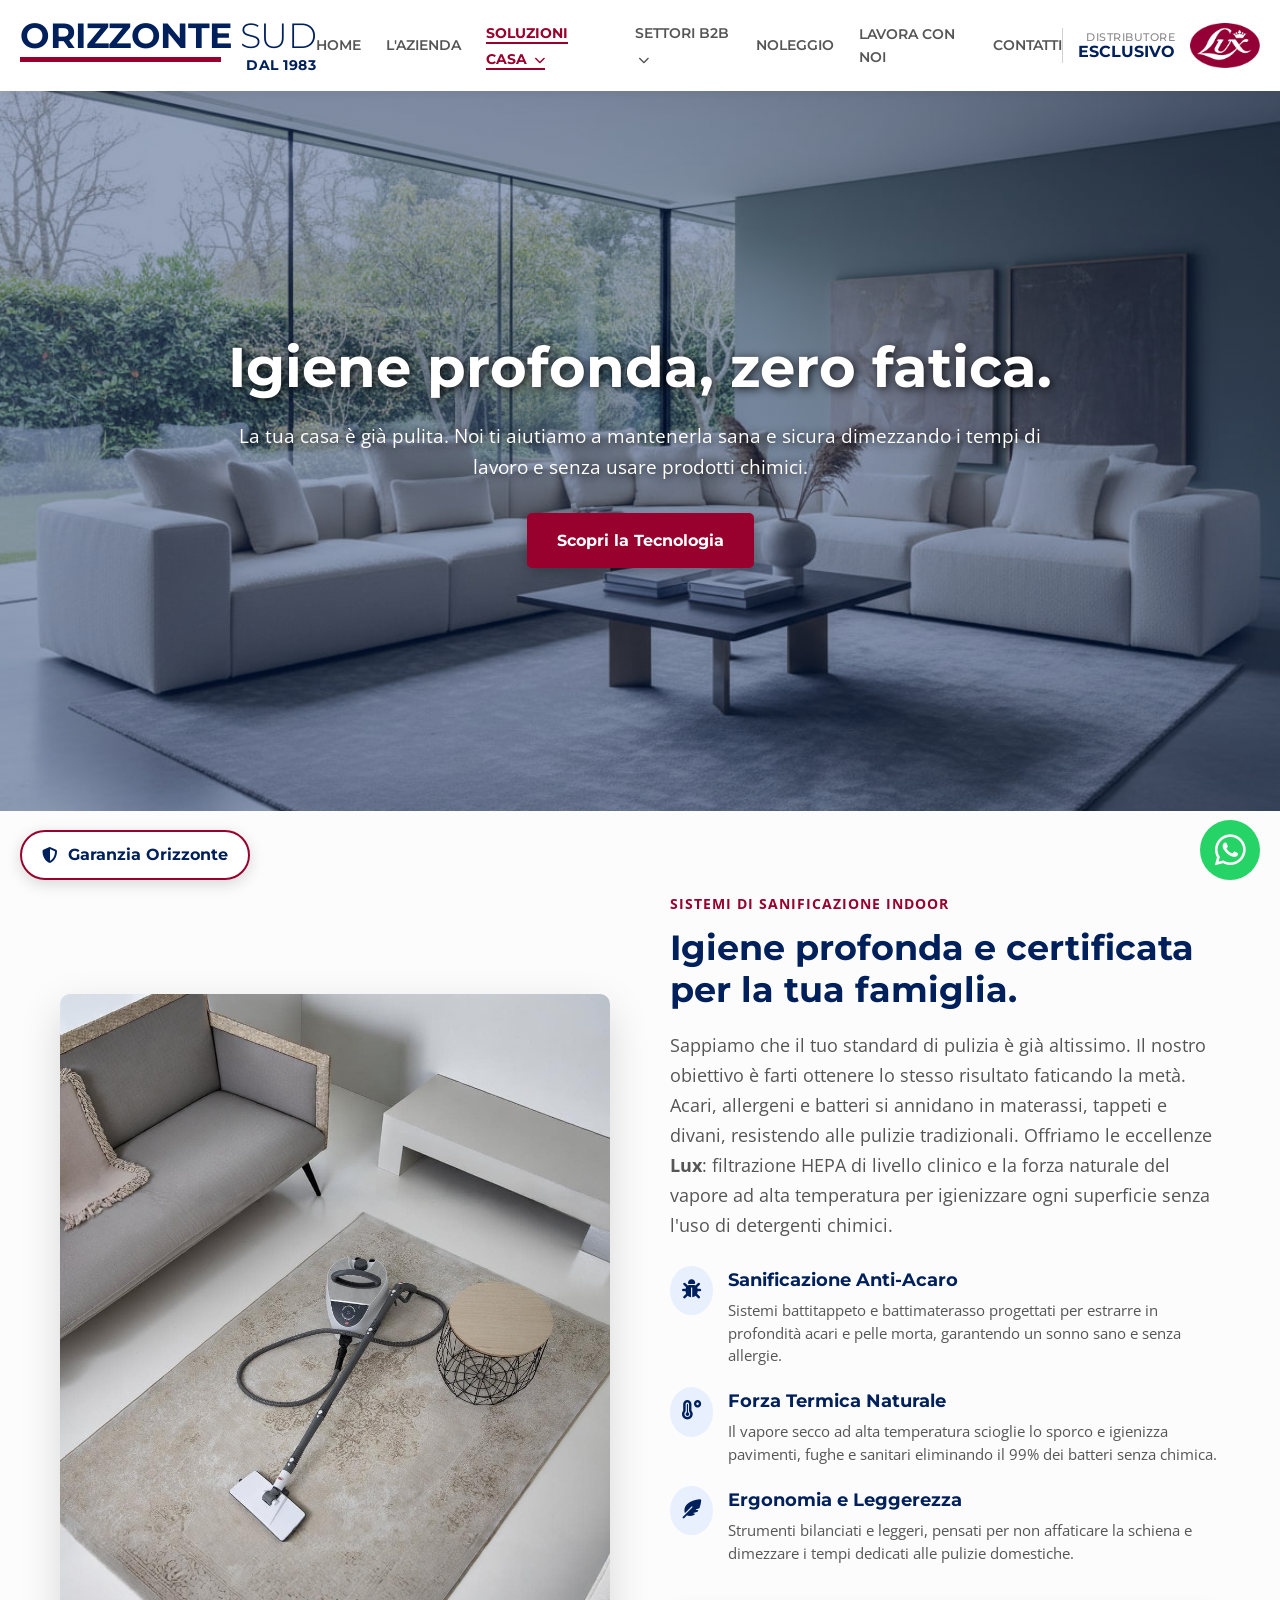
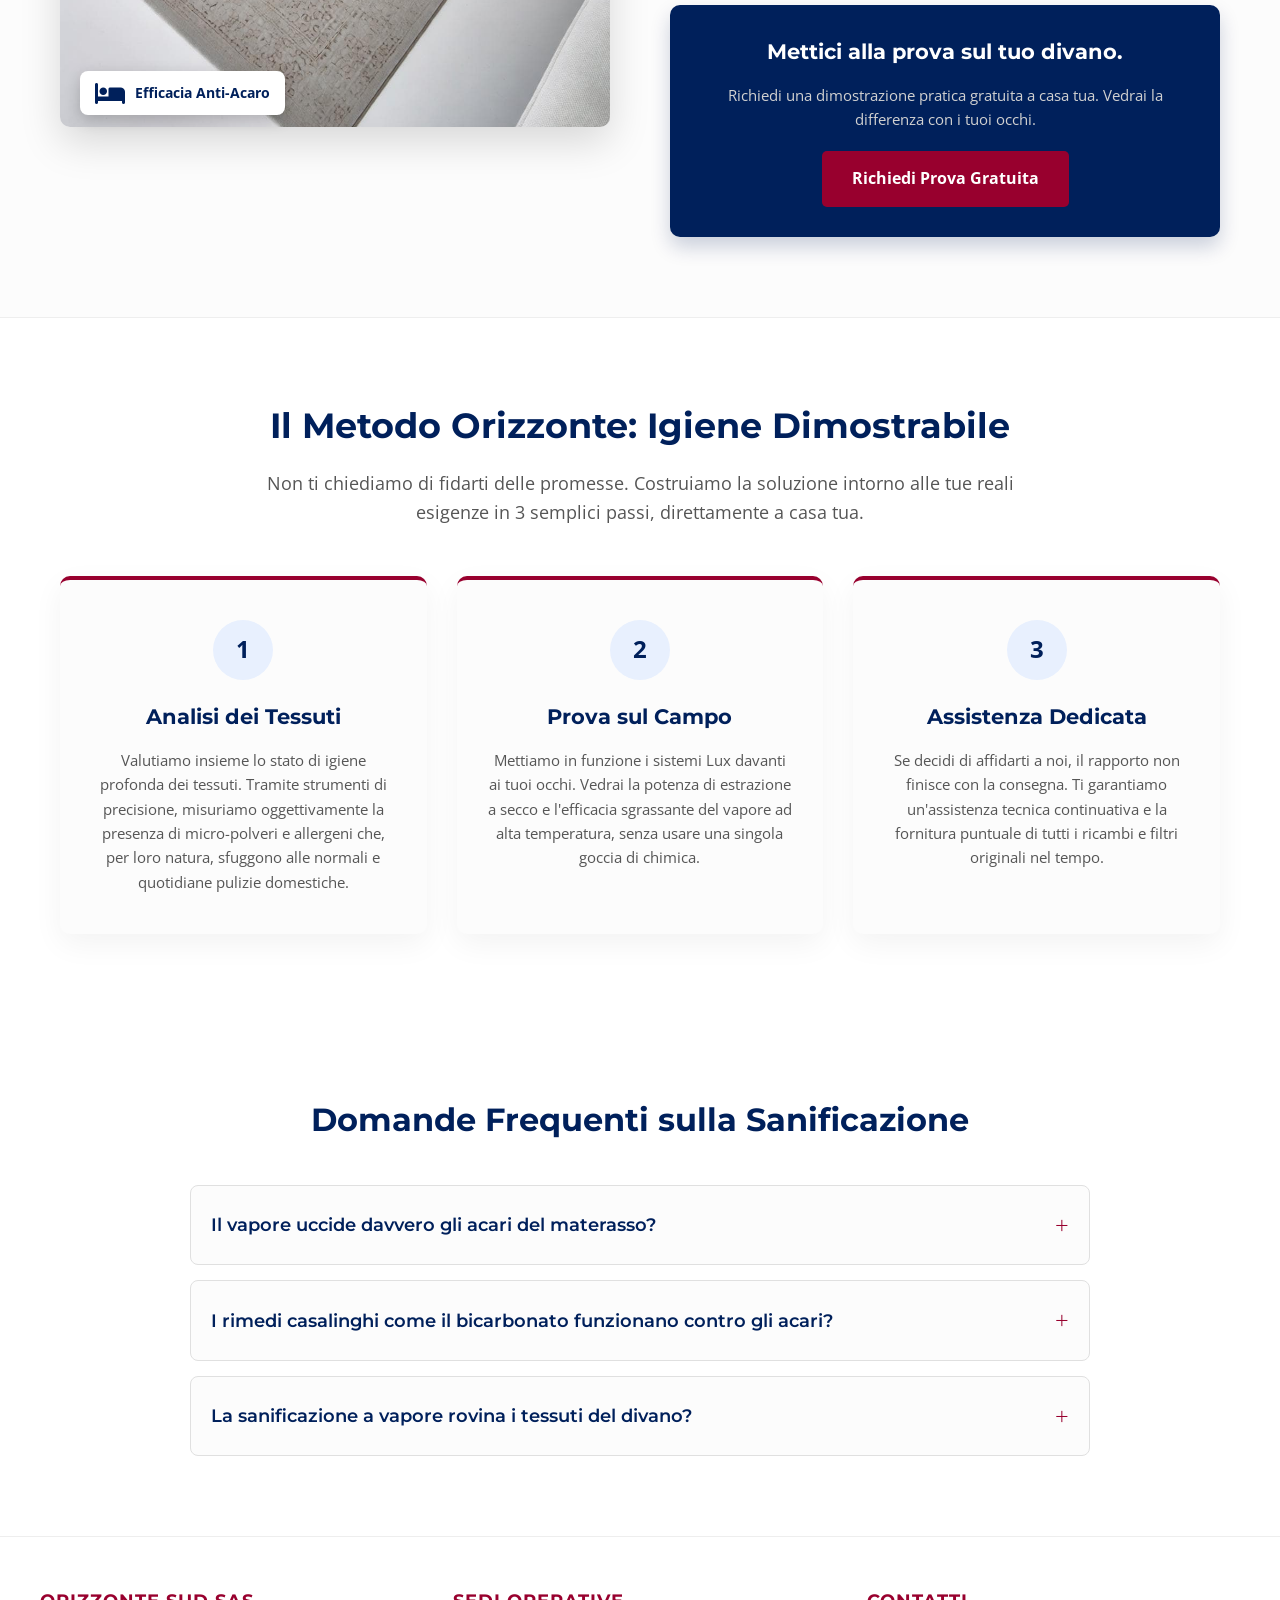
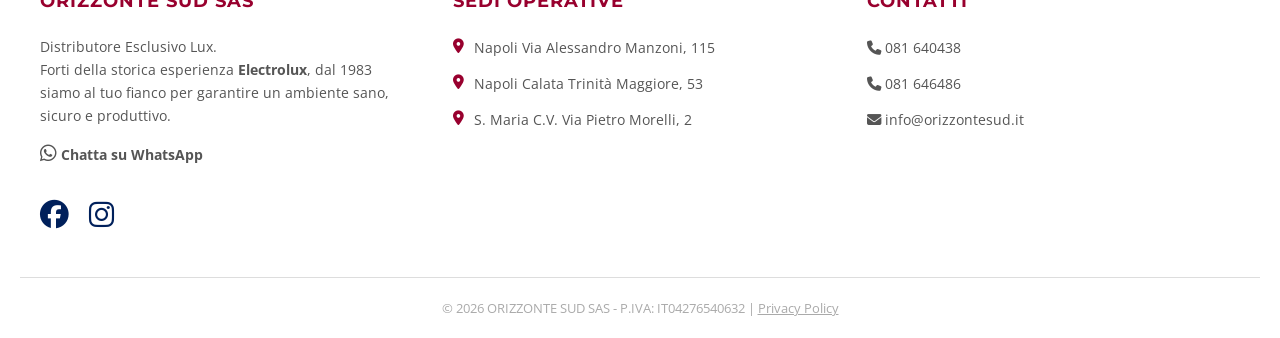
<file: pulizia-domestica.html>
<!DOCTYPE html>
<html lang="it" style="scroll-behavior: smooth;">
<head>
    <meta charset="UTF-8">
    <meta name="viewport" content="width=device-width, initial-scale=1.0">
    <title>Sistemi di Sanificazione Domestica e Anti-Acaro | Orizzonte Sud</title>
    <meta name="description" content="Igiene profonda per la tua casa. Sistemi di sanificazione a vapore e aspirazione anti-acaro Lux. Riduci la fatica e proteggi la tua famiglia.">
    
    <!-- SEO: CANONICAL E OPEN GRAPH -->
    <link rel="canonical" href="https://www.orizzontesud.it/pulizia-domestica.html">
    <meta property="og:title" content="Sanificazione Domestica e Anti-Acaro | Orizzonte Sud">
    <meta property="og:description" content="Igiene profonda per la tua casa. Sistemi di sanificazione a vapore e aspirazione anti-acaro Lux. Riduci la fatica e proteggi la tua famiglia.">
    <meta property="og:image" content="https://www.orizzontesud.it/assets/img/hero-sanificazione.jpg">
    <meta property="og:url" content="https://www.orizzontesud.it/pulizia-domestica.html">
    <meta property="og:type" content="website">   
    
    <!-- SEO & AEO INVISIBILE: SCHEMA PROFESSIONAL SERVICE + FAQ PAGE -->
    <script type="application/ld+json">[
      {
        "@context": "https://schema.org",
        "@type": "ProfessionalService",
        "name": "Consulenza Sanificazione Domestica - Orizzonte Sud",
        "alternateName":["Aspirapolvere Electrolux", "Sistemi Anti-Acaro Casa", "Sanificazione a vapore Lux"],
        "image": "https://www.orizzontesud.it/assets/img/logo-lux.png",
        "@id": "https://www.orizzontesud.it/pulizia-domestica.html",
        "url": "https://www.orizzontesud.it/pulizia-domestica.html",
        "telephone": "081640438",
        "description": "Consulenza specializzata per l'igiene profonda della casa. Forti dell'esperienza Electrolux, offriamo sistemi Lux per la sanificazione anti-acaro di materassi e pulizia a vapore senza chimica.",
        "provider": {
          "@type": "LocalBusiness",
          "name": "Orizzonte Sud SAS",
          "address": {
            "@type": "PostalAddress",
            "streetAddress": "Via Alessandro Manzoni, 115",
            "addressLocality": "Napoli",
            "postalCode": "80123",
            "addressCountry": "IT"
          }
        }
      },
      {
        "@context": "https://schema.org",
        "@type": "FAQPage",
        "mainEntity":[
          {
            "@type": "Question",
            "name": "Il vapore uccide davvero gli acari del materasso?",
            "acceptedAnswer": {
              "@type": "Answer",
              "text": "Sì, il vapore secco erogato ad alta temperatura (sopra i 160°C) elimina istantaneamente acari, batteri e uova. Tuttavia, per una sanificazione completa, è fondamentale abbinare al vapore un sistema di aspirazione profonda (battimaterasso) per estrarre i residui organici dalle fibre."
            }
          },
          {
            "@type": "Question",
            "name": "I rimedi casalinghi come il bicarbonato funzionano contro gli acari?",
            "acceptedAnswer": {
              "@type": "Answer",
              "text": "Il bicarbonato può assorbire l'umidità superficiale, ma non penetra nelle fibre dove si annidano gli acari. Solo un sistema di estrazione e battitura professionale garantisce l'eliminazione profonda degli allergeni, tutelando chi soffre di asma o allergie."
            }
          },
          {
            "@type": "Question",
            "name": "La sanificazione a vapore rovina i tessuti del divano?",
            "acceptedAnswer": {
              "@type": "Answer",
              "text": "Assolutamente no. I nostri sistemi professionali utilizzano 'vapore secco', che contiene una percentuale minima di micro-gocce d'acqua. Questo permette di igienizzare in profondità i tessuti senza inzupparli, lasciando il divano o il materasso asciutto e pronto all'uso in pochissimo tempo."
            }
          }
        ]
      }
    ]
    </script>

    <link href="https://fonts.googleapis.com/css2?family=Montserrat:wght@300;400;500;700&family=Open+Sans:wght@400;600&display=swap" rel="stylesheet">
    <link rel="stylesheet" href="https://cdnjs.cloudflare.com/ajax/libs/font-awesome/6.4.0/css/all.min.css">
    <link rel="stylesheet" href="assets/css/style.css">
</head>
<body>
    
    <!-- WHATSAPP FLUTTUANTE -->
    <a href="https://wa.me/39081640438?text=Salve,%20vorrei%20una%20consulenza%20sulla%20Sanificazione%20Domestica%20e%20Anti-Acaro." target="_blank" aria-label="Contattaci su WhatsApp" class="whatsapp-float">
        <i class="fab fa-whatsapp"></i>
    </a>

    <!-- HEADER -->
    <header>
        <div class="navbar">
            <a href="index.html" class="logo-sx" style="text-decoration: none; display: inline-block;">
                <div style="display: flex; flex-direction: column; width: max-content;">
                    <div style="display: flex; align-items: baseline;">
                        <span style="font-family: 'Montserrat', sans-serif; font-size: 2.2rem; color: #00205B; font-weight: 700; letter-spacing: -0.5px; line-height: 1; margin-right: 8px;">ORIZZONTE</span>
                        <span style="font-family: 'Montserrat', sans-serif; font-size: 2.2rem; color: #00205B; font-weight: 300; letter-spacing: -0.5px; line-height: 1;">SUD</span>
                    </div>
                    <div style="display: flex; justify-content: space-between; align-items: flex-start; margin-top: 4px;">
                        <div style="height: 5px; background-color: #98002E; width: 68%;"></div>
                        <span style="font-family: 'Montserrat', sans-serif; font-size: 0.85rem; color: #00205B; font-weight: 700; letter-spacing: 0.5px; line-height: 1; padding-top: 2px;">DAL 1983</span>
                    </div>
                </div>
            </a>
            
            <div class="menu-toggle" id="mobile-menu-btn">
                <i class="fas fa-bars"></i>
            </div>

            <nav class="nav-links" id="nav-menu">
                <a href="index.html">HOME</a>
                <a href="chi-siamo.html">L'AZIENDA</a>
                
                <div class="dropdown">
                    <a href="#" style="cursor: default; color: #98002E; font-weight: 700; border-bottom: 2px solid #98002E;">SOLUZIONI CASA <i class="fas fa-chevron-down" style="font-size: 0.7rem; margin-left: 3px;"></i></a>
                    <div class="dropdown-content">
                        <a href="aria.html">Aria Pura per la Famiglia</a>
                        <a href="acqua.html">Acqua Pura a Km 0</a>
                        <a href="pulizia-domestica.html" style="color: #98002E; font-weight: bold;">Sanificazione Domestica</a>
                    </div>
                </div>

                <div class="dropdown">
                    <a href="#" style="cursor: default;">SETTORI B2B <i class="fas fa-chevron-down" style="font-size: 0.7rem; margin-left: 3px;"></i></a>
                    <div class="dropdown-content">
                        <a href="acqua-horeca.html">Acqua per Ristorazione (Ho.Re.Ca)</a>
                        <a href="settore-industriale.html">Pulizia Industriale e Logistica</a>
                        <a href="settore-horeca.html">Housekeeping Hotel</a>
                        <a href="settore-food.html">Igiene Food & Cucine</a>
                        <a href="settore-officine.html">Aspirazione Officine</a>
                    </div>
                </div>

                <a href="noleggio.html">NOLEGGIO</a>
                <a href="lavora.html">LAVORA CON NOI</a>
                <a href="contatti.html">CONTATTI</a>
            </nav>

            <div class="lux-wrapper" style="display: flex; flex-direction: row; align-items: center; gap: 15px;">
                <div style="width: 1px; height: 35px; background-color: #d1d1d1;"></div>
                <div style="display: flex; flex-direction: column; text-align: right; line-height: 1.1; justify-content: center;">
                    <span style="font-family: 'Montserrat', sans-serif; font-size: 0.7rem; color: #888; font-weight: 500; letter-spacing: 0.5px;">DISTRIBUTORE</span>
                    <span style="font-family: 'Montserrat', sans-serif; font-size: 0.98rem; color: #00205B; font-weight: 700;">ESCLUSIVO</span>
                </div>
                <img src="assets/img/logo-lux.png" alt="Lux" style="height: 45px; width: auto; display: block;">
            </div>
        </div>
    </header>

    <main>
        <!-- HERO SECTION -->
        <section class="hero" style="background: linear-gradient(rgba(0, 32, 91, 0.4), rgba(0, 32, 91, 0.4)), url('assets/img/hero-sanificazione.jpg') center/cover;">
            <div class="hero-content">
                <h1 style="text-shadow: 2px 2px 10px rgba(0,0,0,0.8);">Igiene profonda, zero fatica.</h1>
                <p style="font-size: 1.2rem; margin-top: 15px; margin-bottom: 30px; text-shadow: 1px 1px 8px rgba(0,0,0,0.9);">La tua casa è già pulita. Noi ti aiutiamo a mantenerla sana e sicura dimezzando i tempi di lavoro e senza usare prodotti chimici.</p>
                <div class="btn-container" style="display: flex; gap: 15px; justify-content: center; flex-wrap: wrap;">
                    <a href="#dettagli" class="btn" style="background-color: #98002E; color: white; padding: 15px 30px; border-radius: 5px; text-decoration: none; font-weight: bold; box-shadow: 0 4px 15px rgba(0,0,0,0.3);">Scopri la Tecnologia</a>
                </div>
            </div>
        </section>

        <!-- LAYOUT TETRIS: IMMAGINE A SX, TESTO A DX -->
        <section id="dettagli" style="padding: 80px 20px; background-color: #fcfcfc;">
            <div class="container" style="max-width: 1200px; margin: 0 auto; display: flex; flex-wrap: wrap; gap: 60px; align-items: center;">
                
                <!-- Colonna Sinistra: Immagine Ambientata -->
                <div style="flex: 1; min-width: 300px; position: relative;">
                    <img src="assets/img/sanificazione-ambientata.jpg" alt="Sistema di sanificazione domestica Lux per pulizia a vapore e aspirazione anti-acaro profonda di materassi e divani" title="Elimina acari e batteri senza detergenti chimici" style="width: 100%; border-radius: 10px; box-shadow: 0 15px 40px rgba(0,0,0,0.15); object-fit: cover; aspect-ratio: 3/4;">
                    
                    <!-- Badge Sovrapposto -->
                    <div style="position: absolute; bottom: 20px; left: 20px; background: white; padding: 10px 15px; border-radius: 8px; box-shadow: 0 5px 15px rgba(0,0,0,0.2); display: flex; align-items: center; gap: 10px;">
                        <i class="fas fa-bed" style="color: #00205B; font-size: 1.5rem;"></i>
                        <span style="font-weight: bold; color: #00205B; font-size: 0.9rem;">Efficacia Anti-Acaro</span>
                    </div>
                </div>

                <!-- Colonna Destra: Testi, Bullet Points e CTA -->
                <div style="flex: 1; min-width: 300px;">
                    <span style="color: #98002E; font-weight: 700; font-size: 0.9rem; letter-spacing: 1px; text-transform: uppercase;">Sistemi di Sanificazione Indoor</span>
                    <h2 style="color: #00205B; font-size: 2.2rem; margin-top: 10px; margin-bottom: 20px; line-height: 1.2;">Igiene profonda e certificata per la tua famiglia.</h2>
                    
                    <p style="color: #555; font-size: 1.1rem; line-height: 1.7; margin-bottom: 25px;">
                        Sappiamo che il tuo standard di pulizia è già altissimo. Il nostro obiettivo è farti ottenere lo stesso risultato faticando la metà. Acari, allergeni e batteri si annidano in materassi, tappeti e divani, resistendo alle pulizie tradizionali. Offriamo le eccellenze <strong>Lux</strong>: filtrazione HEPA di livello clinico e la forza naturale del vapore ad alta temperatura per igienizzare ogni superficie senza l'uso di detergenti chimici.
                    </p>

                    <!-- Bullet Points -->
                    <ul style="list-style: none; padding: 0; margin-bottom: 40px;">
                        <li style="display: flex; align-items: flex-start; gap: 15px; margin-bottom: 20px;">
                            <div style="background-color: #e8f0fe; padding: 12px; border-radius: 50%; color: #00205B;">
                                <i class="fas fa-bug" style="font-size: 1.2rem;"></i>
                            </div>
                            <div>
                                <h4 style="color: #00205B; margin-bottom: 5px; font-size: 1.1rem;">Sanificazione Anti-Acaro</h4>
                                <p style="color: #555; font-size: 0.95rem; line-height: 1.5;">Sistemi battitappeto e battimaterasso progettati per estrarre in profondità acari e pelle morta, garantendo un sonno sano e senza allergie.</p>
                            </div>
                        </li>
                        <li style="display: flex; align-items: flex-start; gap: 15px; margin-bottom: 20px;">
                            <div style="background-color: #e8f0fe; padding: 12px; border-radius: 50%; color: #00205B;">
                                <i class="fas fa-temperature-high" style="font-size: 1.2rem;"></i>
                            </div>
                            <div>
                                <h4 style="color: #00205B; margin-bottom: 5px; font-size: 1.1rem;">Forza Termica Naturale</h4>
                                <p style="color: #555; font-size: 0.95rem; line-height: 1.5;">Il vapore secco ad alta temperatura scioglie lo sporco e igienizza pavimenti, fughe e sanitari eliminando il 99% dei batteri senza chimica.</p>
                            </div>
                        </li>
                        <li style="display: flex; align-items: flex-start; gap: 15px;">
                            <div style="background-color: #e8f0fe; padding: 12px; border-radius: 50%; color: #00205B;">
                                <i class="fas fa-feather-alt" style="font-size: 1.2rem;"></i>
                            </div>
                            <div>
                                <h4 style="color: #00205B; margin-bottom: 5px; font-size: 1.1rem;">Ergonomia e Leggerezza</h4>
                                <p style="color: #555; font-size: 0.95rem; line-height: 1.5;">Strumenti bilanciati e leggeri, pensati per non affaticare la schiena e dimezzare i tempi dedicati alle pulizie domestiche.</p>
                            </div>
                        </li>
                    </ul>

                    <!-- Box Call to Action -->
                    <div style="background-color: #00205B; padding: 30px; border-radius: 10px; text-align: center; box-shadow: 0 10px 20px rgba(0,32,91,0.2);">
                        <h3 style="color: white; margin-bottom: 15px; font-size: 1.3rem;">Mettici alla prova sul tuo divano.</h3>
                        <p style="color: #d1d1d1; margin-bottom: 20px; font-size: 0.95rem;">Richiedi una dimostrazione pratica gratuita a casa tua. Vedrai la differenza con i tuoi occhi.</p>
                        <a href="contatti.html" style="display: inline-block; background-color: #98002E; color: white; padding: 15px 30px; border-radius: 5px; text-decoration: none; font-weight: bold; transition: background 0.3s;">Richiedi Prova Gratuita</a>
                    </div>
                </div>

            </div>
        </section>

        <!-- SEZIONE "IL METODO" (Con Copy Aggiornato) -->
        <section class="method-section" id="il-metodo" style="padding: 80px 20px; background-color: #ffffff; border-top: 1px solid #eee;">
            <div class="container" style="max-width: 1200px; margin: 0 auto;">
                <div style="text-align: center; margin-bottom: 50px;">
                    <h2 style="color: #00205B; font-size: 2.2rem; margin-bottom: 15px;">Il Metodo Orizzonte: Igiene Dimostrabile</h2>
                    <p style="color: #555; font-size: 1.1rem; max-width: 800px; margin: 0 auto;">Non ti chiediamo di fidarti delle promesse. Costruiamo la soluzione intorno alle tue reali esigenze in 3 semplici passi, direttamente a casa tua.</p>
                </div>
                
                <div style="display: grid; grid-template-columns: repeat(auto-fit, minmax(300px, 1fr)); gap: 30px;">
                    
                    <!-- Step 1 (COPY AGGIORNATO) -->
                    <div style="background: #fcfcfc; padding: 40px 30px; border-radius: 10px; text-align: center; box-shadow: 0 10px 30px rgba(0,0,0,0.05); border-top: 4px solid #98002E;">
                        <div style="width: 60px; height: 60px; background-color: #e8f0fe; color: #00205B; border-radius: 50%; display: flex; align-items: center; justify-content: center; margin: 0 auto 20px; font-size: 1.5rem; font-weight: bold;">1</div>
                        <h3 style="color: #00205B; font-size: 1.3rem; margin-bottom: 15px;">Analisi dei Tessuti</h3>
                        <p style="color: #555; line-height: 1.6; font-size: 0.95rem;">Valutiamo insieme lo stato di igiene profonda dei tessuti. Tramite strumenti di precisione, misuriamo oggettivamente la presenza di micro-polveri e allergeni che, per loro natura, sfuggono alle normali e quotidiane pulizie domestiche.</p>
                    </div>
                    
                    <!-- Step 2 -->
                    <div style="background: #fcfcfc; padding: 40px 30px; border-radius: 10px; text-align: center; box-shadow: 0 10px 30px rgba(0,0,0,0.05); border-top: 4px solid #98002E;">
                        <div style="width: 60px; height: 60px; background-color: #e8f0fe; color: #00205B; border-radius: 50%; display: flex; align-items: center; justify-content: center; margin: 0 auto 20px; font-size: 1.5rem; font-weight: bold;">2</div>
                        <h3 style="color: #00205B; font-size: 1.3rem; margin-bottom: 15px;">Prova sul Campo</h3>
                        <p style="color: #555; line-height: 1.6; font-size: 0.95rem;">Mettiamo in funzione i sistemi Lux davanti ai tuoi occhi. Vedrai la potenza di estrazione a secco e l'efficacia sgrassante del vapore ad alta temperatura, senza usare una singola goccia di chimica.</p>
                    </div>
                    
                    <!-- Step 3 -->
                    <div style="background: #fcfcfc; padding: 40px 30px; border-radius: 10px; text-align: center; box-shadow: 0 10px 30px rgba(0,0,0,0.05); border-top: 4px solid #98002E;">
                        <div style="width: 60px; height: 60px; background-color: #e8f0fe; color: #00205B; border-radius: 50%; display: flex; align-items: center; justify-content: center; margin: 0 auto 20px; font-size: 1.5rem; font-weight: bold;">3</div>
                        <h3 style="color: #00205B; font-size: 1.3rem; margin-bottom: 15px;">Assistenza Dedicata</h3>
                        <p style="color: #555; line-height: 1.6; font-size: 0.95rem;">Se decidi di affidarti a noi, il rapporto non finisce con la consegna. Ti garantiamo un'assistenza tecnica continuativa e la fornitura puntuale di tutti i ricambi e filtri originali nel tempo.</p>
                    </div>

                </div>
            </div>
        </section>

        <!-- SEZIONE AEO / FAQ -->
        <section class="faq-section">
            <div class="container">
                <h2 style="color: #00205B; font-size: 2rem; margin-bottom: 40px; text-align: center;">Domande Frequenti sulla Sanificazione</h2>
                
                <div class="faq-container">
                    <!-- FAQ 1 -->
                    <details class="faq-item">
                        <summary>Il vapore uccide davvero gli acari del materasso?</summary>
                        <p>Sì, il vapore secco erogato ad alta temperatura elimina istantaneamente acari, batteri e uova. Tuttavia, per una sanificazione completa, è fondamentale abbinare al vapore un sistema di aspirazione profonda per estrarre i residui organici dalle fibre.</p>
                    </details>

                    <!-- FAQ 2 -->
                    <details class="faq-item">
                        <summary>I rimedi casalinghi come il bicarbonato funzionano contro gli acari?</summary>
                        <p>Il bicarbonato può assorbire l'umidità superficiale, ma non penetra nelle fibre dove si annidano gli acari. Solo un sistema di estrazione e battitura professionale garantisce l'eliminazione profonda degli allergeni, tutelando chi soffre di asma o allergie.</p>
                    </details>

                    <!-- FAQ 3 -->
                    <details class="faq-item">
                        <summary>La sanificazione a vapore rovina i tessuti del divano?</summary>
                        <p>Assolutamente no. I nostri sistemi professionali utilizzano "vapore secco", che contiene una percentuale minima di micro-gocce d'acqua. Questo permette di igienizzare in profondità i tessuti senza inzupparli, lasciando il divano o il materasso asciutto e pronto all'uso in pochissimo tempo.</p>
                    </details>
                </div>
            </div>
        </section>

    </main>

    <!-- BOTTONE GARANZIA ORIZZONTE -->
    <div class="method-trigger" onclick="toggleMethodModal()">
        <i class="fas fa-shield-alt"></i><span>Garanzia Orizzonte</span>
    </div>

    <!-- FOOTER UNIVERSALE -->
    <footer style="background-color: white; padding: 50px 20px 20px; border-top: 1px solid #eee; font-size: 0.9rem;">
        <div style="max-width: 1200px; margin: 0 auto; display: grid; grid-template-columns: repeat(auto-fit, minmax(250px, 1fr)); gap: 40px; margin-bottom: 40px;">
            <div>
                <h4 style="color: #98002E; margin-bottom: 20px; font-size: 1.1rem; text-transform: uppercase; letter-spacing: 1px;">Orizzonte Sud SAS</h4>
                <p style="color: #555; line-height: 1.6; margin-bottom: 15px;">
                    Distributore Esclusivo Lux.<br>
                    Forti della storica esperienza <strong>Electrolux</strong>, dal 1983 siamo al tuo fianco per garantire un ambiente sano, sicuro e produttivo.
                </p>
                <a href="https://wa.me/39081640438?text=Salve,%20vorrei%20una%20consulenza%20sulla%20Sanificazione%20Domestica%20e%20Anti-Acaro." class="footer-link" style="font-weight: bold;">
                    <i class="fab fa-whatsapp" style="font-size: 1.2rem;"></i> Chatta su WhatsApp
                </a>
            </div>
            <div>
                <h4 style="color: #98002E; margin-bottom: 20px; font-size: 1.1rem; text-transform: uppercase; letter-spacing: 1px;">Sedi Operative</h4>
                <ul style="list-style: none; padding: 0; color: #555; line-height: 1.8;">
                    <li style="display: flex; gap: 10px; margin-bottom: 10px;"><i class="fas fa-map-marker-alt" style="color: #98002E; margin-top: 4px;"></i> Napoli Via Alessandro Manzoni, 115</li>
                    <li style="display: flex; gap: 10px; margin-bottom: 10px;"><i class="fas fa-map-marker-alt" style="color: #98002E; margin-top: 4px;"></i> Napoli Calata Trinità Maggiore, 53</li>
                    <li style="display: flex; gap: 10px;"><i class="fas fa-map-marker-alt" style="color: #98002E; margin-top: 4px;"></i> S. Maria C.V. Via Pietro Morelli, 2</li>
                </ul>
            </div>
            <div>
                <h4 style="color: #98002E; margin-bottom: 20px; font-size: 1.1rem; text-transform: uppercase; letter-spacing: 1px;">Contatti</h4>
                <ul style="list-style: none; padding: 0; color: #555; line-height: 1.8;">
                    <li style="margin-bottom: 10px;">
                        <a href="tel:+39081640438" class="footer-link"><i class="fas fa-phone"></i> 081 640438</a>
                    </li>
                    <li style="margin-bottom: 10px;">
                        <a href="tel:+39081646486" class="footer-link"><i class="fas fa-phone"></i> 081 646486</a>
                    </li>
                    <li>
                        <a href="mailto:info@orizzontesud.it" class="footer-link"><i class="fas fa-envelope"></i> info@orizzontesud.it</a>
                    </li>
                </ul>
            </div>
        </div>
        <div style="text-align: center; color: #aaa; border-top: 1px solid #ddd; padding-top: 20px; font-size: 0.8rem;">
            &copy; 2026 ORIZZONTE SUD SAS - P.IVA: IT04276540632 | <a href="privacy.html" style="color: #aaa; text-decoration: underline;">Privacy Policy</a>
        </div>
    </footer>

    <!-- SCRIPT CENTRALIZZATO -->
    <script src="assets/js/app.js"></script>
</body>
</html>
</file>
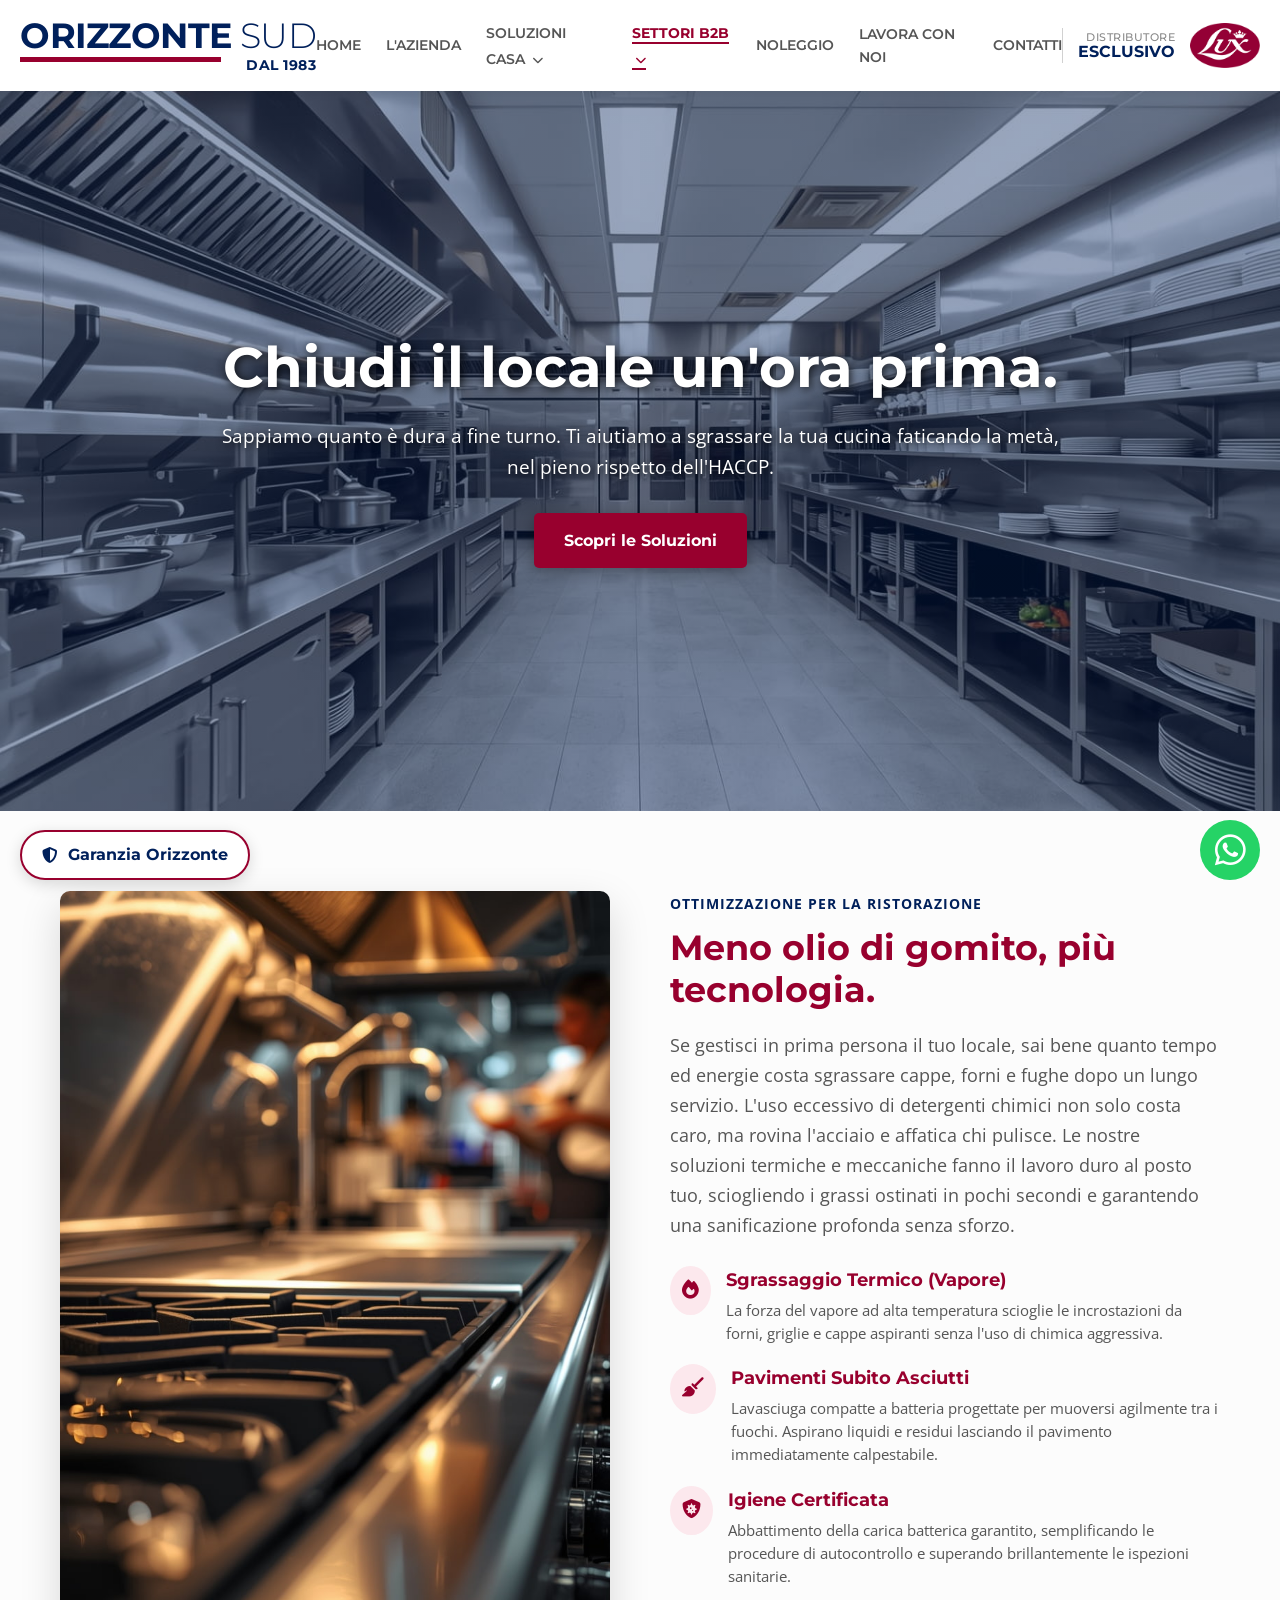
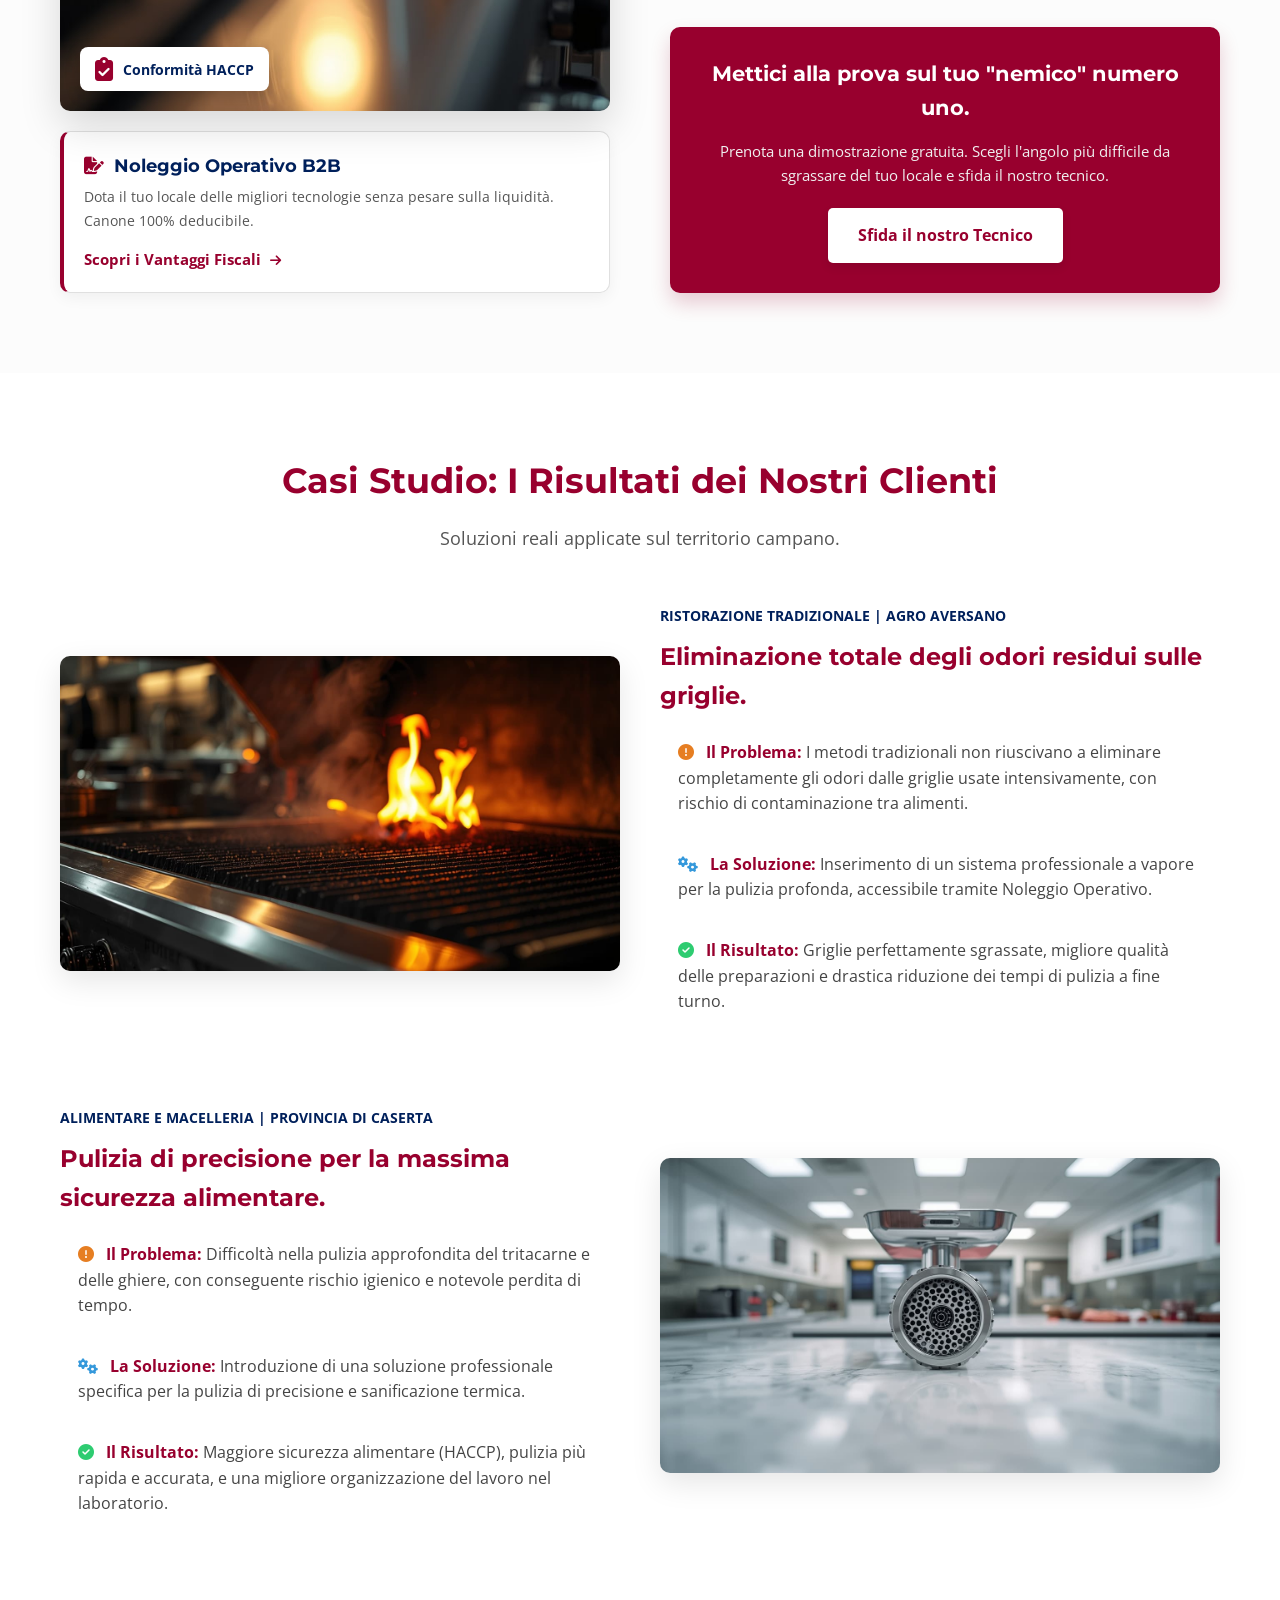
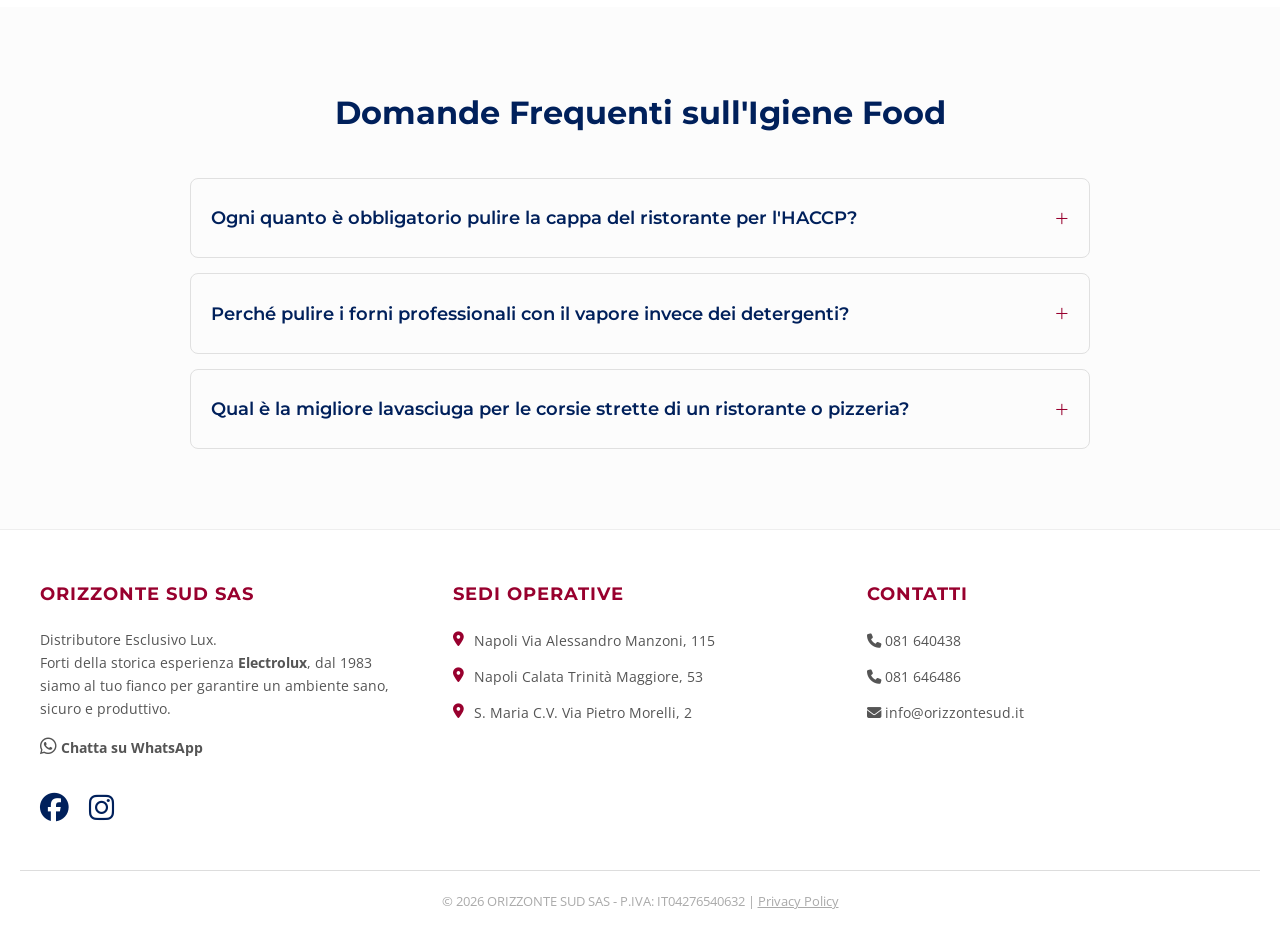
<file: settore-food.html>
<!DOCTYPE html>
<html lang="it" style="scroll-behavior: smooth;">
<head>
    <meta charset="UTF-8">
    <meta name="viewport" content="width=device-width, initial-scale=1.0">
    <title>Igiene Food & Cucine Professionali | Orizzonte Sud</title>
    <meta name="description" content="Ottimizza la pulizia della tua cucina. Soluzioni termiche per sgrassare cappe e forni faticando la metà, ideali per ristoranti e pizzerie.">
    
    <!-- SEO: CANONICAL E OPEN GRAPH -->
    <link rel="canonical" href="https://www.orizzontesud.it/settore-food.html">
    <meta property="og:title" content="Igiene Food & Cucine Professionali | Orizzonte Sud">
    <meta property="og:description" content="Ottimizza la pulizia della tua cucina. Soluzioni termiche per sgrassare cappe e forni faticando la metà, ideali per ristoranti e pizzerie.">
    <meta property="og:image" content="https://www.orizzontesud.it/assets/img/hero-food.jpg">
    <meta property="og:url" content="https://www.orizzontesud.it/settore-food.html">
    <meta property="og:type" content="website">    
    
    <!-- SEO & AEO INVISIBILE: SCHEMA PROFESSIONAL SERVICE + FAQ PAGE -->
    <script type="application/ld+json">[
      {
        "@context": "https://schema.org",
        "@type": "ProfessionalService",
        "name": "Consulenza Igiene Cucine Professionali - Orizzonte Sud",
        "alternateName":["Generatori di Vapore Professionali", "Pulizia Cappe Ristoranti", "Sanificazione HACCP Pizzerie", "Macchine Pulizia Trattorie", "Orizzonte Sud Electrolux"],
        "image": "https://www.orizzontesud.it/assets/img/logo-lux.png",
        "@id": "https://www.orizzontesud.it/settore-food.html",
        "url": "https://www.orizzontesud.it/settore-food.html",
        "telephone": "081640438",
        "description": "Consulenza B2B per l'igiene di ristoranti, pizzerie e piccole attività food. Forniamo sistemi di sgrassaggio termico e lavasciuga compatte a batteria per dimezzare i tempi di pulizia a fine turno.",
        "provider": {
          "@type": "LocalBusiness",
          "name": "Orizzonte Sud SAS",
          "address": {
            "@type": "PostalAddress",
            "streetAddress": "Via Alessandro Manzoni, 115",
            "addressLocality": "Napoli",
            "postalCode": "80123",
            "addressCountry": "IT"
          }
        }
      },
      {
        "@context": "https://schema.org",
        "@type": "FAQPage",
        "mainEntity":[
          {
            "@type": "Question",
            "name": "Ogni quanto è obbligatorio pulire la cappa del ristorante per l'HACCP?",
            "acceptedAnswer": {
              "@type": "Answer",
              "text": "La normativa HACCP impone una sgrassatura ordinaria frequente e una sanificazione straordinaria dei condotti almeno una o due volte l'anno, per evitare il rischio di incendi e contaminazioni. L'uso di generatori di vapore professionali accelera e certifica queste operazioni quotidiane."
            }
          },
          {
            "@type": "Question",
            "name": "Perché pulire i forni professionali con il vapore invece dei detergenti?",
            "acceptedAnswer": {
              "@type": "Answer",
              "text": "Il vapore ad alta temperatura scioglie il grasso carbonizzato istantaneamente senza usare soda caustica o agenti chimici aggressivi. Questo tutela la salute degli operatori, non rovina l'acciaio inox e garantisce una sanificazione a norma alimentare senza residui tossici."
            }
          },
          {
            "@type": "Question",
            "name": "Qual è la migliore lavasciuga per le corsie strette di un ristorante o pizzeria?",
            "acceptedAnswer": {
              "@type": "Answer",
              "text": "Per gli spazi ristretti della ristorazione, la soluzione ideale è una lavasciuga compatta a batteria al litio, capace di lavare e asciugare in un solo passaggio. Questo permette di intervenire agilmente anche durante il servizio, senza l'intralcio dei cavi, lasciando il pavimento immediatamente calpestabile e sicuro."
            }
          }
        ]
      }
    ]
    </script>

    <link href="https://fonts.googleapis.com/css2?family=Montserrat:wght@300;400;500;700&family=Open+Sans:wght@400;600&display=swap" rel="stylesheet">
    <link rel="stylesheet" href="https://cdnjs.cloudflare.com/ajax/libs/font-awesome/6.4.0/css/all.min.css">
    <link rel="stylesheet" href="assets/css/style.css">
</head>
<body>
    
    <!-- WHATSAPP FLUTTUANTE -->
    <a href="https://wa.me/39081640438?text=Salve,%20vorrei%20una%20consulenza%20per%20l'igiene%20della%20mia%20cucina%20professionale." target="_blank" aria-label="Contattaci su WhatsApp" class="whatsapp-float">
        <i class="fab fa-whatsapp"></i>
    </a>

    <!-- HEADER -->
    <header>
        <div class="navbar">
            <a href="index.html" class="logo-sx" style="text-decoration: none; display: inline-block;">
                <div style="display: flex; flex-direction: column; width: max-content;">
                    <div style="display: flex; align-items: baseline;">
                        <span style="font-family: 'Montserrat', sans-serif; font-size: 2.2rem; color: #00205B; font-weight: 700; letter-spacing: -0.5px; line-height: 1; margin-right: 8px;">ORIZZONTE</span>
                        <span style="font-family: 'Montserrat', sans-serif; font-size: 2.2rem; color: #00205B; font-weight: 300; letter-spacing: -0.5px; line-height: 1;">SUD</span>
                    </div>
                    <div style="display: flex; justify-content: space-between; align-items: flex-start; margin-top: 4px;">
                        <div style="height: 5px; background-color: #98002E; width: 68%;"></div>
                        <span style="font-family: 'Montserrat', sans-serif; font-size: 0.85rem; color: #00205B; font-weight: 700; letter-spacing: 0.5px; line-height: 1; padding-top: 2px;">DAL 1983</span>
                    </div>
                </div>
            </a>
            
            <div class="menu-toggle" id="mobile-menu-btn">
                <i class="fas fa-bars"></i>
            </div>

           <nav class="nav-links" id="nav-menu">
                <a href="index.html">HOME</a>
                <a href="chi-siamo.html">L'AZIENDA</a>
                
                <div class="dropdown">
                    <a href="#" style="cursor: default;">SOLUZIONI CASA <i class="fas fa-chevron-down" style="font-size: 0.7rem; margin-left: 3px;"></i></a>
                    <div class="dropdown-content">
                        <a href="aria.html">Aria Pura per la Famiglia</a>
                        <a href="acqua.html">Acqua Pura a Km 0</a>
                        <a href="pulizia-domestica.html">Sanificazione Domestica</a>
                    </div>
                </div>

                <div class="dropdown">
                    <a href="#" style="cursor: default; color: #98002E; font-weight: 700; border-bottom: 2px solid #98002E;">SETTORI B2B <i class="fas fa-chevron-down" style="font-size: 0.7rem; margin-left: 3px;"></i></a>
                    <div class="dropdown-content">
                        <a href="acqua-horeca.html">Acqua per Ristorazione (Ho.Re.Ca)</a>
                        <a href="settore-industriale.html">Pulizia Industriale e Logistica</a>
                        <a href="settore-horeca.html">Housekeeping Hotel</a>
                        <a href="settore-food.html" style="color: #98002E; font-weight: bold;">Igiene Food & Cucine</a>
                        <a href="settore-officine.html">Aspirazione Officine</a>
                    </div>
                </div>

                <a href="noleggio.html">NOLEGGIO</a>
                <a href="lavora.html">LAVORA CON NOI</a>
                <a href="contatti.html">CONTATTI</a>
            </nav>

            <div class="lux-wrapper" style="display: flex; flex-direction: row; align-items: center; gap: 15px;">
                <div style="width: 1px; height: 35px; background-color: #d1d1d1;"></div>
                <div style="display: flex; flex-direction: column; text-align: right; line-height: 1.1; justify-content: center;">
                    <span style="font-family: 'Montserrat', sans-serif; font-size: 0.7rem; color: #888; font-weight: 500; letter-spacing: 0.5px;">DISTRIBUTORE</span>
                    <span style="font-family: 'Montserrat', sans-serif; font-size: 0.98rem; color: #00205B; font-weight: 700;">ESCLUSIVO</span>
                </div>
                <img src="assets/img/logo-lux.png" alt="Lux" style="height: 45px; width: auto; display: block;">
            </div>
        </div>
    </header>

    <main>
        <!-- HERO SECTION -->
        <section class="hero" style="background: linear-gradient(rgba(0, 32, 91, 0.4), rgba(0, 32, 91, 0.4)), url('assets/img/hero-food.jpg') center/cover;">
            <div class="hero-content">
                <h1 style="text-shadow: 2px 2px 10px rgba(0,0,0,0.8);">Chiudi il locale un'ora prima.</h1>
                <p style="font-size: 1.2rem; margin-top: 15px; margin-bottom: 30px; text-shadow: 1px 1px 8px rgba(0,0,0,0.9);">Sappiamo quanto è dura a fine turno. Ti aiutiamo a sgrassare la tua cucina faticando la metà, nel pieno rispetto dell'HACCP.</p>
                <div class="btn-container" style="display: flex; gap: 15px; justify-content: center; flex-wrap: wrap;">
                    <a href="#dettagli" class="btn" style="background-color: #98002E; color: white; padding: 15px 30px; border-radius: 5px; text-decoration: none; font-weight: bold; box-shadow: 0 4px 15px rgba(0,0,0,0.3);">Scopri le Soluzioni</a>
                </div>
            </div>
        </section>

        <!-- LAYOUT TETRIS -->
        <section id="dettagli" style="padding: 80px 20px; background-color: #fcfcfc;">
            <div class="container" style="max-width: 1200px; margin: 0 auto; display: flex; flex-wrap: wrap; gap: 60px; align-items: stretch;">
                
                <!-- Colonna Sinistra: Immagine Dettaglio + Banner Noleggio -->
                <div style="flex: 1; min-width: 300px; display: flex; flex-direction: column; gap: 20px;">
                    
                    <div style="position: relative; flex-grow: 1;">
                        <img src="assets/img/food-ambientata.jpg" alt="Sgrassaggio termico a vapore di piani cottura professionali, cappe e forni per ristoranti nel rispetto HACCP" title="Pulizia profonda cucine professionali senza chimica" style="width: 100%; height: 100%; border-radius: 10px; box-shadow: 0 15px 40px rgba(0,0,0,0.15); object-fit: cover; aspect-ratio: 3/4;">
                        
                        <!-- Badge HACCP -->
                        <div style="position: absolute; bottom: 20px; left: 20px; background: white; padding: 10px 15px; border-radius: 8px; box-shadow: 0 5px 15px rgba(0,0,0,0.2); display: flex; align-items: center; gap: 10px;">
                            <i class="fas fa-clipboard-check" style="color: #98002E; font-size: 1.5rem;"></i>
                            <span style="font-weight: bold; color: #00205B; font-size: 0.9rem;">Conformità HACCP</span>
                        </div>
                    </div>

                    <!-- Banner Noleggio -->
                    <div style="background-color: #ffffff; border: 1px solid #e0e0e0; border-left: 4px solid #98002E; border-radius: 10px; padding: 20px; box-shadow: 0 5px 15px rgba(0,0,0,0.05);">
                        <h4 style="color: #00205B; margin-bottom: 5px; font-size: 1.1rem;"><i class="fas fa-file-signature" style="color: #98002E; margin-right: 10px;"></i>Noleggio Operativo B2B</h4>
                        <p style="color: #555; font-size: 0.9rem; margin-bottom: 15px;">Dota il tuo locale delle migliori tecnologie senza pesare sulla liquidità. Canone 100% deducibile.</p>
                        <a href="noleggio.html" style="color: #98002E; font-weight: bold; text-decoration: none; font-size: 0.95rem;">Scopri i Vantaggi Fiscali <i class="fas fa-arrow-right" style="font-size: 0.8rem; margin-left: 5px;"></i></a>
                    </div>
                </div>

                <!-- Colonna Destra: Testi -->
                <div style="flex: 1; min-width: 300px; display: flex; flex-direction: column; justify-content: space-between;">
                    <div>
                        <span style="color: #00205B; font-weight: 700; font-size: 0.9rem; letter-spacing: 1px; text-transform: uppercase;">Ottimizzazione per la Ristorazione</span>
                        <h2 style="color: #98002E; font-size: 2.2rem; margin-top: 10px; margin-bottom: 20px; line-height: 1.2;">Meno olio di gomito, più tecnologia.</h2>
                        
                        <p style="color: #555; font-size: 1.1rem; line-height: 1.7; margin-bottom: 25px;">
                            Se gestisci in prima persona il tuo locale, sai bene quanto tempo ed energie costa sgrassare cappe, forni e fughe dopo un lungo servizio. L'uso eccessivo di detergenti chimici non solo costa caro, ma rovina l'acciaio e affatica chi pulisce. Le nostre soluzioni termiche e meccaniche fanno il lavoro duro al posto tuo, sciogliendo i grassi ostinati in pochi secondi e garantendo una sanificazione profonda senza sforzo.
                        </p>

                        <!-- Bullet Points -->
                        <ul style="list-style: none; padding: 0; margin-bottom: 40px;">
                            <li style="display: flex; align-items: flex-start; gap: 15px; margin-bottom: 20px;">
                                <div style="background-color: #fce8ed; padding: 12px; border-radius: 50%; color: #98002E;">
                                    <i class="fas fa-fire" style="font-size: 1.2rem;"></i>
                                </div>
                                <div>
                                    <h4 style="color: #98002E; margin-bottom: 5px; font-size: 1.1rem;">Sgrassaggio Termico (Vapore)</h4>
                                    <p style="color: #555; font-size: 0.95rem; line-height: 1.5;">La forza del vapore ad alta temperatura scioglie le incrostazioni da forni, griglie e cappe aspiranti senza l'uso di chimica aggressiva.</p>
                                </div>
                            </li>
                            <li style="display: flex; align-items: flex-start; gap: 15px; margin-bottom: 20px;">
                                <div style="background-color: #fce8ed; padding: 12px; border-radius: 50%; color: #98002E;">
                                    <i class="fas fa-broom" style="font-size: 1.2rem;"></i>
                                </div>
                                <div>
                                    <h4 style="color: #98002E; margin-bottom: 5px; font-size: 1.1rem;">Pavimenti Subito Asciutti</h4>
                                    <p style="color: #555; font-size: 0.95rem; line-height: 1.5;">Lavasciuga compatte a batteria progettate per muoversi agilmente tra i fuochi. Aspirano liquidi e residui lasciando il pavimento immediatamente calpestabile.</p>
                                </div>
                            </li>
                            <li style="display: flex; align-items: flex-start; gap: 15px;">
                                <div style="background-color: #fce8ed; padding: 12px; border-radius: 50%; color: #98002E;">
                                    <i class="fas fa-shield-virus" style="font-size: 1.2rem;"></i>
                                </div>
                                <div>
                                    <h4 style="color: #98002E; margin-bottom: 5px; font-size: 1.1rem;">Igiene Certificata</h4>
                                    <p style="color: #555; font-size: 0.95rem; line-height: 1.5;">Abbattimento della carica batterica garantito, semplificando le procedure di autocontrollo e superando brillantemente le ispezioni sanitarie.</p>
                                </div>
                            </li>
                        </ul>
                    </div>

                    <!-- Box Call to Action -->
                    <div style="background-color: #98002E; padding: 30px; border-radius: 10px; text-align: center; box-shadow: 0 10px 20px rgba(152,0,46,0.2);">
                        <h3 style="color: white; margin-bottom: 15px; font-size: 1.3rem;">Mettici alla prova sul tuo "nemico" numero uno.</h3>
                        <p style="color: #f0f0f0; margin-bottom: 20px; font-size: 0.95rem;">Prenota una dimostrazione gratuita. Scegli l'angolo più difficile da sgrassare del tuo locale e sfida il nostro tecnico.</p>
                        <a href="contatti.html" style="display: inline-block; background-color: white; color: #98002E; padding: 15px 30px; border-radius: 5px; text-decoration: none; font-weight: bold; transition: background 0.3s; box-shadow: 0 4px 10px rgba(0,0,0,0.1);">Sfida il nostro Tecnico</a>
                    </div>
                </div>

            </div>
        </section>

        <!-- SEZIONE CASI STUDIO -->
        <section class="testimonials-section" id="casi-studio" style="padding: 80px 20px; background-color: #ffffff;">
            <div class="container" style="max-width: 1200px; margin: 0 auto;">
                <div style="text-align: center; margin-bottom: 50px;">
                    <h2 style="color: #98002E; font-size: 2.2rem; margin-bottom: 15px;">Casi Studio: I Risultati dei Nostri Clienti</h2>
                    <p style="color: #555; font-size: 1.1rem;">Soluzioni reali applicate sul territorio campano.</p>
                </div>

                <!-- CASO STUDIO 1 (Osteria) -->
                <div style="display: grid; grid-template-columns: repeat(auto-fit, minmax(300px, 1fr)); gap: 40px; align-items: center; margin-bottom: 80px;">
                    <div class="image-container" style="position: relative; padding-bottom: 56.25%; height: 0; overflow: hidden; border-radius: 10px; box-shadow: 0 10px 30px rgba(0,0,0,0.1);">
                        <img src="assets/img/caso-osteria.jpg" alt="Pulizia e sanificazione a vapore di griglie e attrezzature per ristorazione tradizionale e osterie" title="Eliminazione odori e grasso ostinato dalle griglie" style="position: absolute; top: 0; left: 0; width: 100%; height: 100%; object-fit: cover;">
                    </div>
                    <div class="testimonial-text">
                        <span style="color: #00205B; font-weight: 700; font-size: 0.85rem; text-transform: uppercase;">Ristorazione Tradizionale | Agro Aversano</span>
                        <h3 style="color: #98002E; font-size: 1.5rem; margin-top: 10px; margin-bottom: 15px;">Eliminazione totale degli odori residui sulle griglie.</h3>
                        <ul style="list-style: none; padding: 0; color: #444; line-height: 1.6;">
                            <li class="geo-problem" style="margin-bottom: 15px;"><strong style="color: #98002E;"><i class="fas fa-exclamation-circle" style="color: #e67e22; margin-right: 8px;"></i> Il Problema:</strong> I metodi tradizionali non riuscivano a eliminare completamente gli odori dalle griglie usate intensivamente, con rischio di contaminazione tra alimenti.</li>
                            <li class="geo-solution" style="margin-bottom: 15px;"><strong style="color: #98002E;"><i class="fas fa-cogs" style="color: #3498db; margin-right: 8px;"></i> La Soluzione:</strong> Inserimento di un sistema professionale a vapore per la pulizia profonda, accessibile tramite Noleggio Operativo.</li>
                            <li class="geo-result"><strong style="color: #98002E;"><i class="fas fa-check-circle" style="color: #2ecc71; margin-right: 8px;"></i> Il Risultato:</strong> Griglie perfettamente sgrassate, migliore qualità delle preparazioni e drastica riduzione dei tempi di pulizia a fine turno.</li>
                        </ul>
                    </div>
                </div>

                <!-- CASO STUDIO 2 (Macelleria) -->
                <div style="display: grid; grid-template-columns: repeat(auto-fit, minmax(300px, 1fr)); gap: 40px; align-items: center; direction: rtl;">
                    <div class="image-container" style="position: relative; padding-bottom: 56.25%; height: 0; overflow: hidden; border-radius: 10px; box-shadow: 0 10px 30px rgba(0,0,0,0.1); direction: ltr;">
                        <img src="assets/img/caso-macelleria.jpg" alt="Sanificazione termica di precisione per tritacarne, ghiere e laboratori alimentari di macellerie" title="Sicurezza alimentare e pulizia laboratori food" style="position: absolute; top: 0; left: 0; width: 100%; height: 100%; object-fit: cover;">
                    </div>
                    <div class="testimonial-text" style="direction: ltr;">
                        <span style="color: #00205B; font-weight: 700; font-size: 0.85rem; text-transform: uppercase;">Alimentare e Macelleria | Provincia di Caserta</span>
                        <h3 style="color: #98002E; font-size: 1.5rem; margin-top: 10px; margin-bottom: 15px;">Pulizia di precisione per la massima sicurezza alimentare.</h3>
                        <ul style="list-style: none; padding: 0; color: #444; line-height: 1.6;">
                            <li class="geo-problem" style="margin-bottom: 15px;"><strong style="color: #98002E;"><i class="fas fa-exclamation-circle" style="color: #e67e22; margin-right: 8px;"></i> Il Problema:</strong> Difficoltà nella pulizia approfondita del tritacarne e delle ghiere, con conseguente rischio igienico e notevole perdita di tempo.</li>
                            <li class="geo-solution" style="margin-bottom: 15px;"><strong style="color: #98002E;"><i class="fas fa-cogs" style="color: #3498db; margin-right: 8px;"></i> La Soluzione:</strong> Introduzione di una soluzione professionale specifica per la pulizia di precisione e sanificazione termica.</li>
                            <li class="geo-result"><strong style="color: #98002E;"><i class="fas fa-check-circle" style="color: #2ecc71; margin-right: 8px;"></i> Il Risultato:</strong> Maggiore sicurezza alimentare (HACCP), pulizia più rapida e accurata, e una migliore organizzazione del lavoro nel laboratorio.</li>
                        </ul>
                    </div>
                </div>
            </div>
        </section>

        <!-- SEZIONE AEO / FAQ -->
        <section class="faq-section" style="background-color: #fcfcfc; padding: 80px 20px;">
            <div class="container">
                <h2 style="color: #00205B; font-size: 2rem; margin-bottom: 40px; text-align: center;">Domande Frequenti sull'Igiene Food</h2>
                
                <div class="faq-container">
                    <!-- FAQ 1 -->
                    <details class="faq-item">
                        <summary>Ogni quanto è obbligatorio pulire la cappa del ristorante per l'HACCP?</summary>
                        <p>La normativa HACCP impone una sgrassatura ordinaria frequente e una sanificazione straordinaria dei condotti almeno una o due volte l'anno, per evitare il rischio di incendi e contaminazioni. L'uso di generatori di vapore professionali accelera e certifica queste operazioni quotidiane.</p>
                    </details>

                    <!-- FAQ 2 -->
                    <details class="faq-item">
                        <summary>Perché pulire i forni professionali con il vapore invece dei detergenti?</summary>
                        <p>Il vapore ad alta temperatura scioglie il grasso carbonizzato istantaneamente senza usare soda caustica o agenti chimici aggressivi. Questo tutela la salute degli operatori, non rovina l'acciaio inox e garantisce una sanificazione a norma alimentare senza residui tossici.</p>
                    </details>

                    <!-- FAQ 3 -->
                    <details class="faq-item">
                        <summary>Qual è la migliore lavasciuga per le corsie strette di un ristorante o pizzeria?</summary>
                        <p>Per gli spazi ristretti della ristorazione, la soluzione ideale è una lavasciuga compatta a batteria al litio, capace di lavare e asciugare in un solo passaggio. Questo permette di intervenire agilmente anche durante il servizio, senza l'intralcio dei cavi, lasciando il pavimento immediatamente calpestabile e sicuro.</p>
                    </details>
                </div>
            </div>
        </section>

    </main>

    <!-- BOTTONE GARANZIA ORIZZONTE -->
    <div class="method-trigger" onclick="toggleMethodModal()">
        <i class="fas fa-shield-alt"></i><span>Garanzia Orizzonte</span>
    </div>

    <!-- FOOTER UNIVERSALE -->
    <footer style="background-color: white; padding: 50px 20px 20px; border-top: 1px solid #eee; font-size: 0.9rem;">
        <div style="max-width: 1200px; margin: 0 auto; display: grid; grid-template-columns: repeat(auto-fit, minmax(250px, 1fr)); gap: 40px; margin-bottom: 40px;">
            <div>
                <h4 style="color: #98002E; margin-bottom: 20px; font-size: 1.1rem; text-transform: uppercase; letter-spacing: 1px;">Orizzonte Sud SAS</h4>
                <p style="color: #555; line-height: 1.6; margin-bottom: 15px;">
                    Distributore Esclusivo Lux.<br>
                    Forti della storica esperienza <strong>Electrolux</strong>, dal 1983 siamo al tuo fianco per garantire un ambiente sano, sicuro e produttivo.
                </p>
                <a href="https://wa.me/39081640438?text=Salve,%20vorrei%20una%20consulenza%20per%20l'igiene%20della%20mia%20cucina%20professionale." class="footer-link" style="font-weight: bold;">
                    <i class="fab fa-whatsapp" style="font-size: 1.2rem;"></i> Chatta su WhatsApp
                </a>
            </div>
            <div>
                <h4 style="color: #98002E; margin-bottom: 20px; font-size: 1.1rem; text-transform: uppercase; letter-spacing: 1px;">Sedi Operative</h4>
                <ul style="list-style: none; padding: 0; color: #555; line-height: 1.8;">
                    <li style="display: flex; gap: 10px; margin-bottom: 10px;"><i class="fas fa-map-marker-alt" style="color: #98002E; margin-top: 4px;"></i> Napoli Via Alessandro Manzoni, 115</li>
                    <li style="display: flex; gap: 10px; margin-bottom: 10px;"><i class="fas fa-map-marker-alt" style="color: #98002E; margin-top: 4px;"></i> Napoli Calata Trinità Maggiore, 53</li>
                    <li style="display: flex; gap: 10px;"><i class="fas fa-map-marker-alt" style="color: #98002E; margin-top: 4px;"></i> S. Maria C.V. Via Pietro Morelli, 2</li>
                </ul>
            </div>
            <div>
                <h4 style="color: #98002E; margin-bottom: 20px; font-size: 1.1rem; text-transform: uppercase; letter-spacing: 1px;">Contatti</h4>
                <ul style="list-style: none; padding: 0; color: #555; line-height: 1.8;">
                    <li style="margin-bottom: 10px;">
                        <a href="tel:+39081640438" class="footer-link"><i class="fas fa-phone"></i> 081 640438</a>
                    </li>
                    <li style="margin-bottom: 10px;">
                        <a href="tel:+39081646486" class="footer-link"><i class="fas fa-phone"></i> 081 646486</a>
                    </li>
                    <li>
                        <a href="mailto:info@orizzontesud.it" class="footer-link"><i class="fas fa-envelope"></i> info@orizzontesud.it</a>
                    </li>
                </ul>
            </div>
        </div>
        <div style="text-align: center; color: #aaa; border-top: 1px solid #ddd; padding-top: 20px; font-size: 0.8rem;">
            &copy; 2026 ORIZZONTE SUD SAS - P.IVA: IT04276540632 | <a href="privacy.html" style="color: #aaa; text-decoration: underline;">Privacy Policy</a>
        </div>
    </footer>

    <!-- SCRIPT CENTRALIZZATO -->
    <script src="assets/js/app.js"></script>
</body>
</html>
</file>
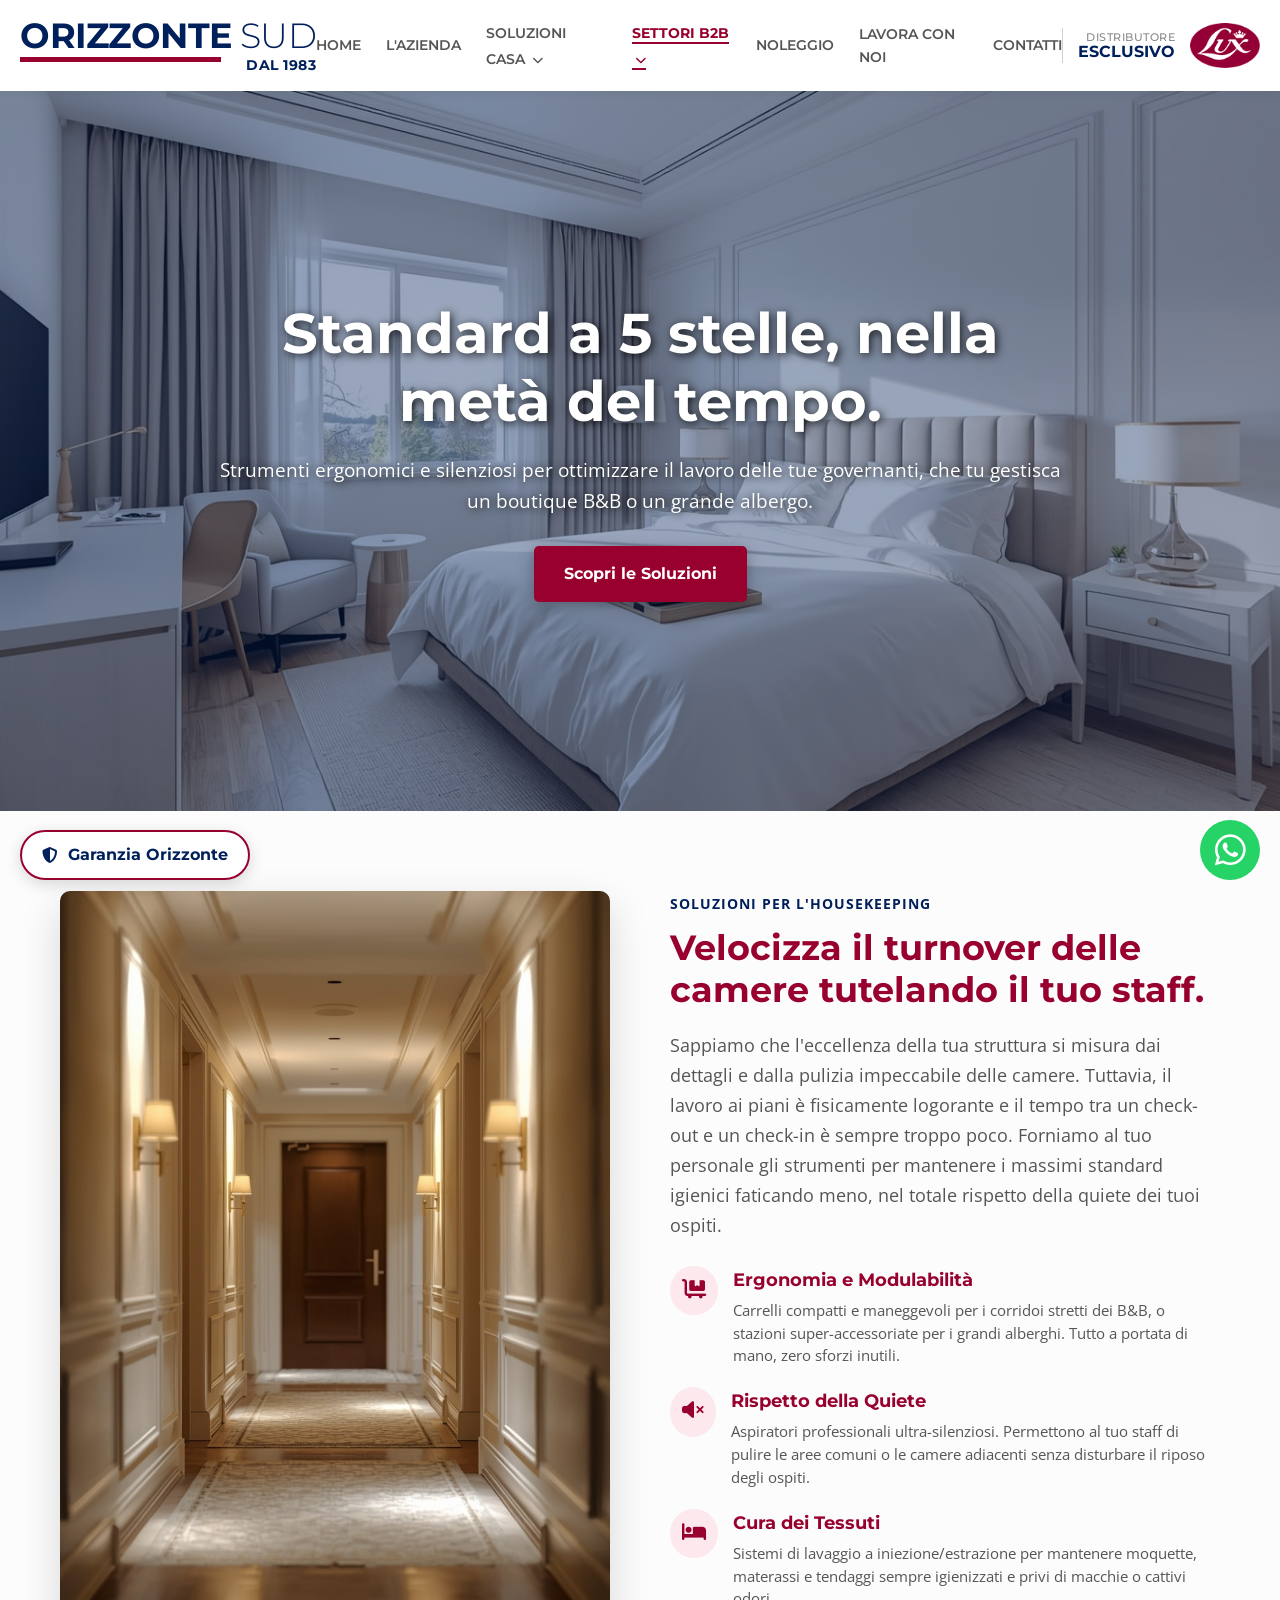
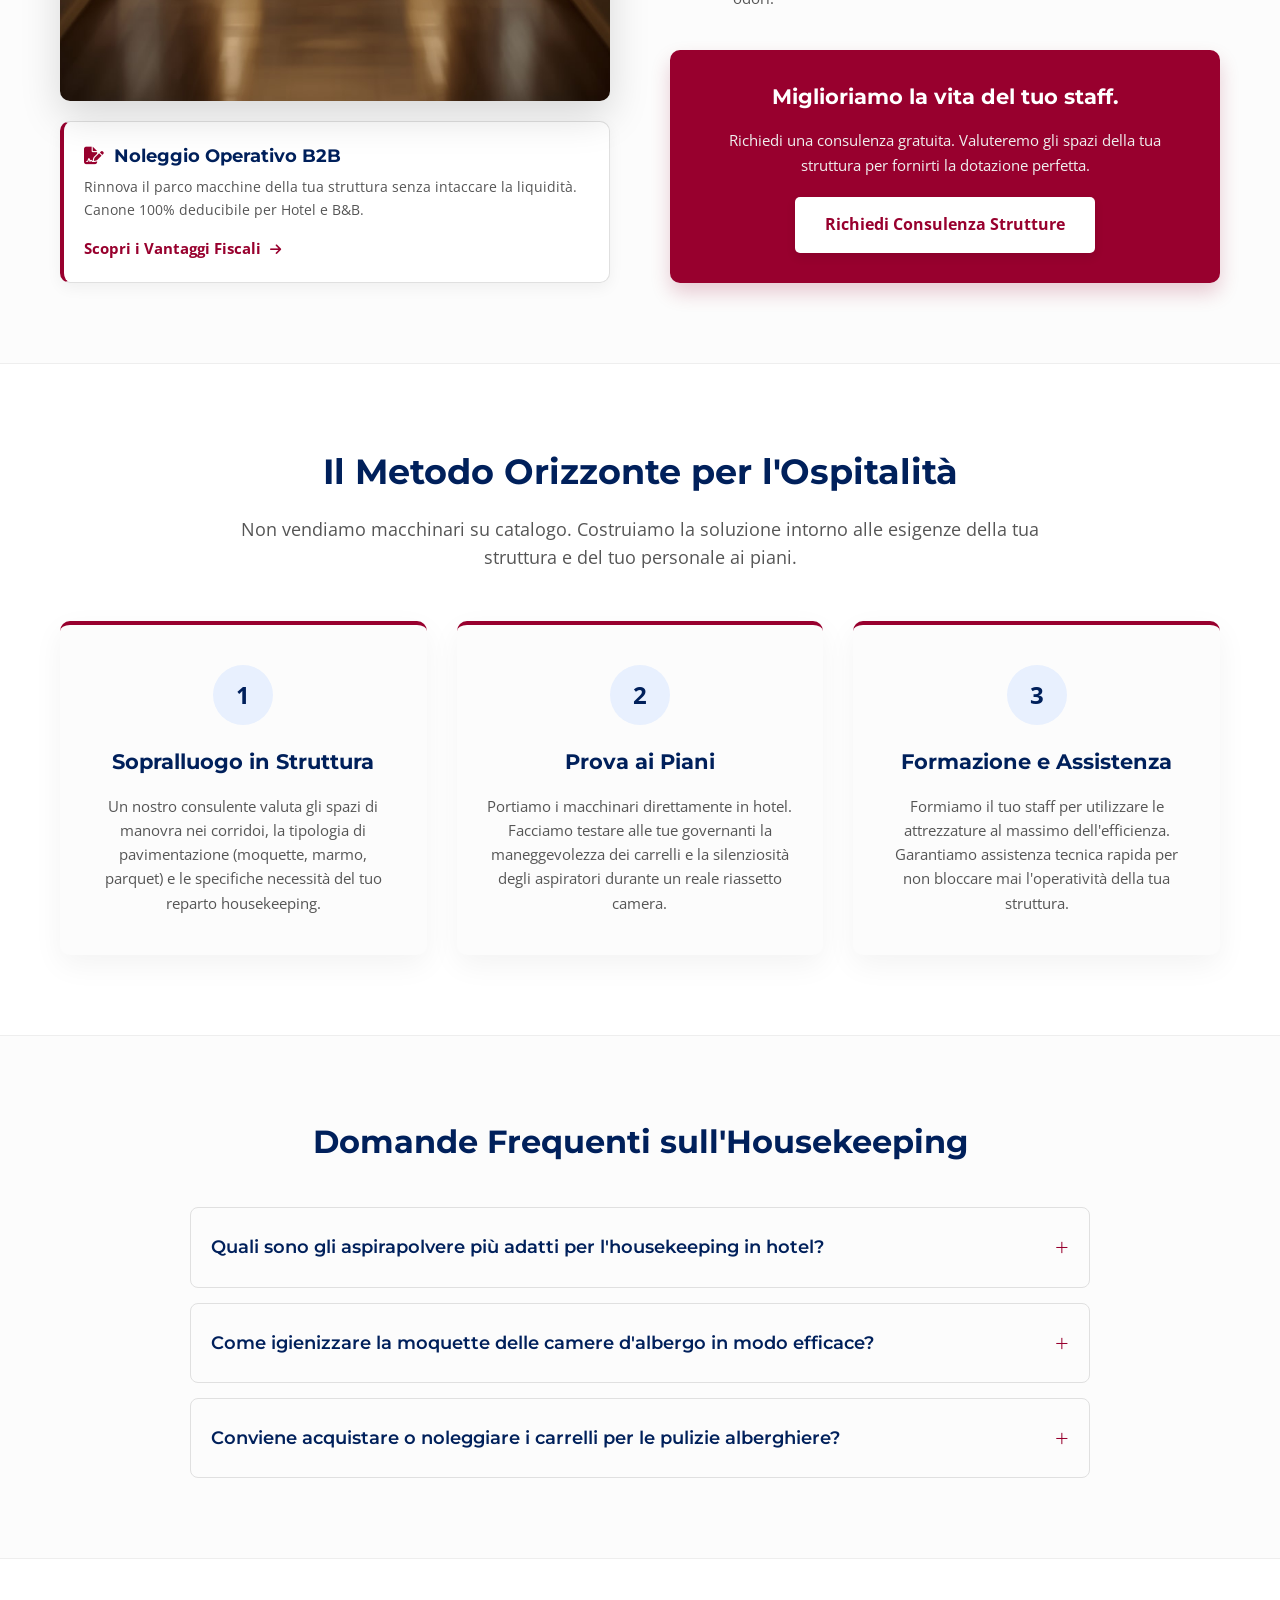
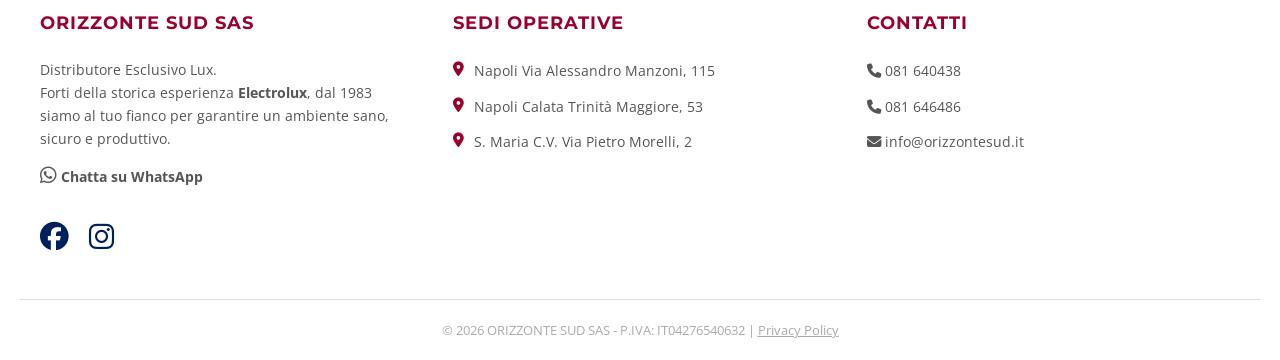
<file: settore-horeca.html>
<!DOCTYPE html>
<html lang="it" style="scroll-behavior: smooth;">
<head>
    <meta charset="UTF-8">
    <meta name="viewport" content="width=device-width, initial-scale=1.0">
    <title>Housekeeping per Hotel e B&B | Orizzonte Sud</title>
    <meta name="description" content="Velocizza il turnover delle camere tutelando il tuo staff. Strumenti ergonomici e silenziosi per la pulizia di hotel, resort e bed & breakfast.">
    
    <!-- SEO: CANONICAL E OPEN GRAPH -->
    <link rel="canonical" href="https://www.orizzontesud.it/settore-horeca.html">
    <meta property="og:title" content="Housekeeping per Hotel e B&B | Orizzonte Sud">
    <meta property="og:description" content="Velocizza il turnover delle camere tutelando il tuo staff. Strumenti ergonomici e silenziosi per la pulizia di hotel, resort e bed & breakfast.">
    <meta property="og:image" content="https://www.orizzontesud.it/assets/img/hero-hotel.jpg">
    <meta property="og:url" content="https://www.orizzontesud.it/settore-horeca.html">
    <meta property="og:type" content="website">    
    
    <!-- SEO & AEO INVISIBILE: SCHEMA PROFESSIONAL SERVICE + FAQ PAGE -->
    <script type="application/ld+json">[
      {
        "@context": "https://schema.org",
        "@type": "ProfessionalService",
        "name": "Consulenza Housekeeping Hotel e B&B - Orizzonte Sud",
        "alternateName":["Carrelli Pulizia Hotel", "Aspiratori Silenziosi Alberghi", "Lavamoquette Professionali", "Attrezzature Housekeeping B&B", "Numatic Hotel", "Orizzonte Sud Electrolux"],
        "image": "https://www.orizzontesud.it/assets/img/logo-lux.png",
        "@id": "https://www.orizzontesud.it/settore-horeca.html",
        "url": "https://www.orizzontesud.it/settore-horeca.html",
        "telephone": "081640438",
        "description": "Consulenza B2B per l'housekeeping nel settore ospitalità. Forniamo carrelli modulari, aspiratori ultra-silenziosi e macchine lavamoquette per Hotel e B&B. Noleggio operativo disponibile.",
        "provider": {
          "@type": "LocalBusiness",
          "name": "Orizzonte Sud SAS",
          "address": {
            "@type": "PostalAddress",
            "streetAddress": "Via Alessandro Manzoni, 115",
            "addressLocality": "Napoli",
            "postalCode": "80123",
            "addressCountry": "IT"
          }
        }
      },
      {
        "@context": "https://schema.org",
        "@type": "FAQPage",
        "mainEntity":[
          {
            "@type": "Question",
            "name": "Quali sono gli aspirapolvere più adatti per l'housekeeping in hotel?",
            "acceptedAnswer": {
              "@type": "Answer",
              "text": "Gli aspiratori per hotel devono avere tre caratteristiche fondamentali: estrema silenziosità (per non disturbare gli ospiti nelle camere adiacenti), leggerezza ed ergonomia per le governanti, e filtri ad alta efficienza per trattenere polveri sottili e allergeni."
            }
          },
          {
            "@type": "Question",
            "name": "Come igienizzare la moquette delle camere d'albergo in modo efficace?",
            "acceptedAnswer": {
              "@type": "Answer",
              "text": "La moquette richiede macchine a iniezione/estrazione (lavamoquette) che spruzzano una soluzione detergente nelle fibre e la aspirano immediatamente insieme allo sporco. Questo trattamento rimuove macchie, acari e cattivi odori, ravvivando i colori del tessuto."
            }
          },
          {
            "@type": "Question",
            "name": "Conviene acquistare o noleggiare i carrelli per le pulizie alberghiere?",
            "acceptedAnswer": {
              "@type": "Answer",
              "text": "Per le strutture ricettive, il noleggio operativo dell'intero parco macchine (carrelli modulari, aspiratori, lavamoquette) è altamente consigliato. Consente di avere attrezzature sempre efficienti e in perfetto stato estetico, scaricando interamente il costo a bilancio."
            }
          }
        ]
      }
    ]
    </script>

    <link href="https://fonts.googleapis.com/css2?family=Montserrat:wght@300;400;500;700&family=Open+Sans:wght@400;600&display=swap" rel="stylesheet">
    <link rel="stylesheet" href="https://cdnjs.cloudflare.com/ajax/libs/font-awesome/6.4.0/css/all.min.css">
    <link rel="stylesheet" href="assets/css/style.css">
</head>
<body>
    
    <!-- WHATSAPP FLUTTUANTE -->
    <a href="https://wa.me/39081640438?text=Salve,%20vorrei%20una%20consulenza%20sulle%20attrezzature%20per%20l'Housekeeping%20del%20mio%20Hotel/B&B." target="_blank" aria-label="Contattaci su WhatsApp" class="whatsapp-float">
        <i class="fab fa-whatsapp"></i>
    </a>

    <!-- HEADER -->
    <header>
        <div class="navbar">
            <a href="index.html" class="logo-sx" style="text-decoration: none; display: inline-block;">
                <div style="display: flex; flex-direction: column; width: max-content;">
                    <div style="display: flex; align-items: baseline;">
                        <span style="font-family: 'Montserrat', sans-serif; font-size: 2.2rem; color: #00205B; font-weight: 700; letter-spacing: -0.5px; line-height: 1; margin-right: 8px;">ORIZZONTE</span>
                        <span style="font-family: 'Montserrat', sans-serif; font-size: 2.2rem; color: #00205B; font-weight: 300; letter-spacing: -0.5px; line-height: 1;">SUD</span>
                    </div>
                    <div style="display: flex; justify-content: space-between; align-items: flex-start; margin-top: 4px;">
                        <div style="height: 5px; background-color: #98002E; width: 68%;"></div>
                        <span style="font-family: 'Montserrat', sans-serif; font-size: 0.85rem; color: #00205B; font-weight: 700; letter-spacing: 0.5px; line-height: 1; padding-top: 2px;">DAL 1983</span>
                    </div>
                </div>
            </a>
            
            <div class="menu-toggle" id="mobile-menu-btn">
                <i class="fas fa-bars"></i>
            </div>

            <nav class="nav-links" id="nav-menu">
                <a href="index.html">HOME</a>
                <a href="chi-siamo.html">L'AZIENDA</a>
                
                <div class="dropdown">
                    <a href="#" style="cursor: default;">SOLUZIONI CASA <i class="fas fa-chevron-down" style="font-size: 0.7rem; margin-left: 3px;"></i></a>
                    <div class="dropdown-content">
                        <a href="aria.html">Aria Pura per la Famiglia</a>
                        <a href="acqua.html">Acqua Pura a Km 0</a>
                        <a href="pulizia-domestica.html">Sanificazione Domestica</a>
                    </div>
                </div>

                <div class="dropdown">
                    <a href="#" style="cursor: default; color: #98002E; font-weight: 700; border-bottom: 2px solid #98002E;">SETTORI B2B <i class="fas fa-chevron-down" style="font-size: 0.7rem; margin-left: 3px;"></i></a>
                    <div class="dropdown-content">
                        <a href="acqua-horeca.html">Acqua per Ristorazione (Ho.Re.Ca)</a>
                        <a href="settore-industriale.html">Pulizia Industriale e Logistica</a>
                        <a href="settore-horeca.html" style="color: #98002E; font-weight: bold;">Housekeeping Hotel</a>
                        <a href="settore-food.html">Igiene Food & Cucine</a>
                        <a href="settore-officine.html">Aspirazione Officine</a>
                    </div>
                </div>

                <a href="noleggio.html">NOLEGGIO</a>
                <a href="lavora.html">LAVORA CON NOI</a>
                <a href="contatti.html">CONTATTI</a>
            </nav>

            <div class="lux-wrapper" style="display: flex; flex-direction: row; align-items: center; gap: 15px;">
                <div style="width: 1px; height: 35px; background-color: #d1d1d1;"></div>
                <div style="display: flex; flex-direction: column; text-align: right; line-height: 1.1; justify-content: center;">
                    <span style="font-family: 'Montserrat', sans-serif; font-size: 0.7rem; color: #888; font-weight: 500; letter-spacing: 0.5px;">DISTRIBUTORE</span>
                    <span style="font-family: 'Montserrat', sans-serif; font-size: 0.98rem; color: #00205B; font-weight: 700;">ESCLUSIVO</span>
                </div>
                <img src="assets/img/logo-lux.png" alt="Lux" style="height: 45px; width: auto; display: block;">
            </div>
        </div>
    </header>

    <main>
        <!-- HERO SECTION -->
        <section class="hero" style="background: linear-gradient(rgba(0, 32, 91, 0.4), rgba(0, 32, 91, 0.4)), url('assets/img/hero-hotel.jpg') center/cover;">
            <div class="hero-content">
                <h1 style="text-shadow: 2px 2px 10px rgba(0,0,0,0.8);">Standard a 5 stelle, nella metà del tempo.</h1>
                <p style="font-size: 1.2rem; margin-top: 15px; margin-bottom: 30px; text-shadow: 1px 1px 8px rgba(0,0,0,0.9);">Strumenti ergonomici e silenziosi per ottimizzare il lavoro delle tue governanti, che tu gestisca un boutique B&B o un grande albergo.</p>
                <div class="btn-container" style="display: flex; gap: 15px; justify-content: center; flex-wrap: wrap;">
                    <a href="#dettagli" class="btn" style="background-color: #98002E; color: white; padding: 15px 30px; border-radius: 5px; text-decoration: none; font-weight: bold; box-shadow: 0 4px 15px rgba(0,0,0,0.3);">Scopri le Soluzioni</a>
                </div>
            </div>
        </section>

        <!-- LAYOUT TETRIS -->
        <section id="dettagli" style="padding: 80px 20px; background-color: #fcfcfc;">
            <div class="container" style="max-width: 1200px; margin: 0 auto; display: flex; flex-wrap: wrap; gap: 60px; align-items: stretch;">
                
                <!-- Colonna Sinistra: Immagine + Banner Noleggio -->
                <div style="flex: 1; min-width: 300px; display: flex; flex-direction: column; gap: 20px;">
                    
                    <div style="position: relative; flex-grow: 1;">
                        <img src="assets/img/hotel-ambientata.jpg" alt="Carrelli modulari e aspiratori silenziosi professionali per housekeeping in hotel, resort e B&B" title="Attrezzature ergonomiche per il riassetto camere" style="width: 100%; height: 100%; border-radius: 10px; box-shadow: 0 15px 40px rgba(0,0,0,0.15); object-fit: cover; aspect-ratio: 3/4;">
                    </div>

                    <!-- Banner Noleggio -->
                    <div style="background-color: #ffffff; border: 1px solid #e0e0e0; border-left: 4px solid #98002E; border-radius: 10px; padding: 20px; box-shadow: 0 5px 15px rgba(0,0,0,0.05);">
                        <h4 style="color: #00205B; margin-bottom: 5px; font-size: 1.1rem;"><i class="fas fa-file-signature" style="color: #98002E; margin-right: 10px;"></i>Noleggio Operativo B2B</h4>
                        <p style="color: #555; font-size: 0.9rem; margin-bottom: 15px;">Rinnova il parco macchine della tua struttura senza intaccare la liquidità. Canone 100% deducibile per Hotel e B&B.</p>
                        <a href="noleggio.html" style="color: #98002E; font-weight: bold; text-decoration: none; font-size: 0.95rem;">Scopri i Vantaggi Fiscali <i class="fas fa-arrow-right" style="font-size: 0.8rem; margin-left: 5px;"></i></a>
                    </div>
                </div>

                <!-- Colonna Destra: Testi -->
                <div style="flex: 1; min-width: 300px; display: flex; flex-direction: column; justify-content: space-between;">
                    <div>
                        <span style="color: #00205B; font-weight: 700; font-size: 0.9rem; letter-spacing: 1px; text-transform: uppercase;">Soluzioni per l'Housekeeping</span>
                        <h2 style="color: #98002E; font-size: 2.2rem; margin-top: 10px; margin-bottom: 20px; line-height: 1.2;">Velocizza il turnover delle camere tutelando il tuo staff.</h2>
                        
                        <p style="color: #555; font-size: 1.1rem; line-height: 1.7; margin-bottom: 25px;">
                            Sappiamo che l'eccellenza della tua struttura si misura dai dettagli e dalla pulizia impeccabile delle camere. Tuttavia, il lavoro ai piani è fisicamente logorante e il tempo tra un check-out e un check-in è sempre troppo poco. Forniamo al tuo personale gli strumenti per mantenere i massimi standard igienici faticando meno, nel totale rispetto della quiete dei tuoi ospiti.
                        </p>

                        <!-- Bullet Points -->
                        <ul style="list-style: none; padding: 0; margin-bottom: 40px;">
                            <li style="display: flex; align-items: flex-start; gap: 15px; margin-bottom: 20px;">
                                <div style="background-color: #fce8ed; padding: 12px; border-radius: 50%; color: #98002E;">
                                    <i class="fas fa-cart-flatbed" style="font-size: 1.2rem;"></i>
                                </div>
                                <div>
                                    <h4 style="color: #98002E; margin-bottom: 5px; font-size: 1.1rem;">Ergonomia e Modulabilità</h4>
                                    <p style="color: #555; font-size: 0.95rem; line-height: 1.5;">Carrelli compatti e maneggevoli per i corridoi stretti dei B&B, o stazioni super-accessoriate per i grandi alberghi. Tutto a portata di mano, zero sforzi inutili.</p>
                                </div>
                            </li>
                            <li style="display: flex; align-items: flex-start; gap: 15px; margin-bottom: 20px;">
                                <div style="background-color: #fce8ed; padding: 12px; border-radius: 50%; color: #98002E;">
                                    <i class="fas fa-volume-mute" style="font-size: 1.2rem;"></i>
                                </div>
                                <div>
                                    <h4 style="color: #98002E; margin-bottom: 5px; font-size: 1.1rem;">Rispetto della Quiete</h4>
                                    <p style="color: #555; font-size: 0.95rem; line-height: 1.5;">Aspiratori professionali ultra-silenziosi. Permettono al tuo staff di pulire le aree comuni o le camere adiacenti senza disturbare il riposo degli ospiti.</p>
                                </div>
                            </li>
                            <li style="display: flex; align-items: flex-start; gap: 15px;">
                                <div style="background-color: #fce8ed; padding: 12px; border-radius: 50%; color: #98002E;">
                                    <i class="fas fa-bed" style="font-size: 1.2rem;"></i>
                                </div>
                                <div>
                                    <h4 style="color: #98002E; margin-bottom: 5px; font-size: 1.1rem;">Cura dei Tessuti</h4>
                                    <p style="color: #555; font-size: 0.95rem; line-height: 1.5;">Sistemi di lavaggio a iniezione/estrazione per mantenere moquette, materassi e tendaggi sempre igienizzati e privi di macchie o cattivi odori.</p>
                                </div>
                            </li>
                        </ul>
                    </div>

                    <!-- Box Call to Action -->
                    <div style="background-color: #98002E; padding: 30px; border-radius: 10px; text-align: center; box-shadow: 0 10px 20px rgba(152,0,46,0.2);">
                        <h3 style="color: white; margin-bottom: 15px; font-size: 1.3rem;">Miglioriamo la vita del tuo staff.</h3>
                        <p style="color: #f0f0f0; margin-bottom: 20px; font-size: 0.95rem;">Richiedi una consulenza gratuita. Valuteremo gli spazi della tua struttura per fornirti la dotazione perfetta.</p>
                        <a href="contatti.html" style="display: inline-block; background-color: white; color: #98002E; padding: 15px 30px; border-radius: 5px; text-decoration: none; font-weight: bold; transition: background 0.3s; box-shadow: 0 4px 10px rgba(0,0,0,0.1);">Richiedi Consulenza Strutture</a>
                    </div>
                </div>

            </div>
        </section>

        <!-- SEZIONE "IL METODO" -->
        <section class="method-section" id="il-metodo" style="padding: 80px 20px; background-color: #ffffff; border-top: 1px solid #eee;">
            <div class="container" style="max-width: 1200px; margin: 0 auto;">
                <div style="text-align: center; margin-bottom: 50px;">
                    <h2 style="color: #00205B; font-size: 2.2rem; margin-bottom: 15px;">Il Metodo Orizzonte per l'Ospitalità</h2>
                    <p style="color: #555; font-size: 1.1rem; max-width: 800px; margin: 0 auto;">Non vendiamo macchinari su catalogo. Costruiamo la soluzione intorno alle esigenze della tua struttura e del tuo personale ai piani.</p>
                </div>
                
                <div style="display: grid; grid-template-columns: repeat(auto-fit, minmax(300px, 1fr)); gap: 30px;">
                    
                    <!-- Step 1 -->
                    <div style="background: #fcfcfc; padding: 40px 30px; border-radius: 10px; text-align: center; box-shadow: 0 10px 30px rgba(0,0,0,0.05); border-top: 4px solid #98002E;">
                        <div style="width: 60px; height: 60px; background-color: #e8f0fe; color: #00205B; border-radius: 50%; display: flex; align-items: center; justify-content: center; margin: 0 auto 20px; font-size: 1.5rem; font-weight: bold;">1</div>
                        <h3 style="color: #00205B; font-size: 1.3rem; margin-bottom: 15px;">Sopralluogo in Struttura</h3>
                        <p style="color: #555; line-height: 1.6; font-size: 0.95rem;">Un nostro consulente valuta gli spazi di manovra nei corridoi, la tipologia di pavimentazione (moquette, marmo, parquet) e le specifiche necessità del tuo reparto housekeeping.</p>
                    </div>
                    
                    <!-- Step 2 -->
                    <div style="background: #fcfcfc; padding: 40px 30px; border-radius: 10px; text-align: center; box-shadow: 0 10px 30px rgba(0,0,0,0.05); border-top: 4px solid #98002E;">
                        <div style="width: 60px; height: 60px; background-color: #e8f0fe; color: #00205B; border-radius: 50%; display: flex; align-items: center; justify-content: center; margin: 0 auto 20px; font-size: 1.5rem; font-weight: bold;">2</div>
                        <h3 style="color: #00205B; font-size: 1.3rem; margin-bottom: 15px;">Prova ai Piani</h3>
                        <p style="color: #555; line-height: 1.6; font-size: 0.95rem;">Portiamo i macchinari direttamente in hotel. Facciamo testare alle tue governanti la maneggevolezza dei carrelli e la silenziosità degli aspiratori durante un reale riassetto camera.</p>
                    </div>
                    
                    <!-- Step 3 -->
                    <div style="background: #fcfcfc; padding: 40px 30px; border-radius: 10px; text-align: center; box-shadow: 0 10px 30px rgba(0,0,0,0.05); border-top: 4px solid #98002E;">
                        <div style="width: 60px; height: 60px; background-color: #e8f0fe; color: #00205B; border-radius: 50%; display: flex; align-items: center; justify-content: center; margin: 0 auto 20px; font-size: 1.5rem; font-weight: bold;">3</div>
                        <h3 style="color: #00205B; font-size: 1.3rem; margin-bottom: 15px;">Formazione e Assistenza</h3>
                        <p style="color: #555; line-height: 1.6; font-size: 0.95rem;">Formiamo il tuo staff per utilizzare le attrezzature al massimo dell'efficienza. Garantiamo assistenza tecnica rapida per non bloccare mai l'operatività della tua struttura.</p>
                    </div>

                </div>
            </div>
        </section>

        <!-- SEZIONE AEO / FAQ -->
        <section class="faq-section" style="background-color: #fcfcfc; padding: 80px 20px; border-top: 1px solid #eee;">
            <div class="container">
                <h2 style="color: #00205B; font-size: 2rem; margin-bottom: 40px; text-align: center;">Domande Frequenti sull'Housekeeping</h2>
                
                <div class="faq-container">
                    <!-- FAQ 1 -->
                    <details class="faq-item">
                        <summary>Quali sono gli aspirapolvere più adatti per l'housekeeping in hotel?</summary>
                        <p>Gli aspiratori per hotel devono avere tre caratteristiche fondamentali: estrema silenziosità (per non disturbare gli ospiti nelle camere adiacenti), leggerezza ed ergonomia per le governanti, e filtri ad alta efficienza per trattenere polveri sottili e allergeni.</p>
                    </details>

                    <!-- FAQ 2 -->
                    <details class="faq-item">
                        <summary>Come igienizzare la moquette delle camere d'albergo in modo efficace?</summary>
                        <p>La moquette richiede macchine a iniezione/estrazione (lavamoquette) che spruzzano una soluzione detergente nelle fibre e la aspirano immediatamente insieme allo sporco. Questo trattamento rimuove macchie, acari e cattivi odori, ravvivando i colori del tessuto.</p>
                    </details>

                    <!-- FAQ 3 -->
                    <details class="faq-item">
                        <summary>Conviene acquistare o noleggiare i carrelli per le pulizie alberghiere?</summary>
                        <p>Per le strutture ricettive, il noleggio operativo dell'intero parco macchine (carrelli modulari, aspiratori, lavamoquette) è altamente consigliato. Consente di avere attrezzature sempre efficienti e in perfetto stato estetico, scaricando interamente il costo a bilancio.</p>
                    </details>
                </div>
            </div>
        </section>

    </main>

    <!-- BOTTONE GARANZIA ORIZZONTE -->
    <div class="method-trigger" onclick="toggleMethodModal()">
        <i class="fas fa-shield-alt"></i><span>Garanzia Orizzonte</span>
    </div>

    <!-- FOOTER UNIVERSALE -->
    <footer style="background-color: white; padding: 50px 20px 20px; border-top: 1px solid #eee; font-size: 0.9rem;">
        <div style="max-width: 1200px; margin: 0 auto; display: grid; grid-template-columns: repeat(auto-fit, minmax(250px, 1fr)); gap: 40px; margin-bottom: 40px;">
            <div>
                <h4 style="color: #98002E; margin-bottom: 20px; font-size: 1.1rem; text-transform: uppercase; letter-spacing: 1px;">Orizzonte Sud SAS</h4>
                <p style="color: #555; line-height: 1.6; margin-bottom: 15px;">
                    Distributore Esclusivo Lux.<br>
                    Forti della storica esperienza <strong>Electrolux</strong>, dal 1983 siamo al tuo fianco per garantire un ambiente sano, sicuro e produttivo.
                </p>
                <a href="https://wa.me/39081640438?text=Salve,%20vorrei%20una%20consulenza%20sulle%20attrezzature%20per%20l'Housekeeping%20del%20mio%20Hotel/B&B." class="footer-link" style="font-weight: bold;">
                    <i class="fab fa-whatsapp" style="font-size: 1.2rem;"></i> Chatta su WhatsApp
                </a>
            </div>
            <div>
                <h4 style="color: #98002E; margin-bottom: 20px; font-size: 1.1rem; text-transform: uppercase; letter-spacing: 1px;">Sedi Operative</h4>
                <ul style="list-style: none; padding: 0; color: #555; line-height: 1.8;">
                    <li style="display: flex; gap: 10px; margin-bottom: 10px;"><i class="fas fa-map-marker-alt" style="color: #98002E; margin-top: 4px;"></i> Napoli Via Alessandro Manzoni, 115</li>
                    <li style="display: flex; gap: 10px; margin-bottom: 10px;"><i class="fas fa-map-marker-alt" style="color: #98002E; margin-top: 4px;"></i> Napoli Calata Trinità Maggiore, 53</li>
                    <li style="display: flex; gap: 10px;"><i class="fas fa-map-marker-alt" style="color: #98002E; margin-top: 4px;"></i> S. Maria C.V. Via Pietro Morelli, 2</li>
                </ul>
            </div>
            <div>
                <h4 style="color: #98002E; margin-bottom: 20px; font-size: 1.1rem; text-transform: uppercase; letter-spacing: 1px;">Contatti</h4>
                <ul style="list-style: none; padding: 0; color: #555; line-height: 1.8;">
                    <li style="margin-bottom: 10px;">
                        <a href="tel:+39081640438" class="footer-link"><i class="fas fa-phone"></i> 081 640438</a>
                    </li>
                    <li style="margin-bottom: 10px;">
                        <a href="tel:+39081646486" class="footer-link"><i class="fas fa-phone"></i> 081 646486</a>
                    </li>
                    <li>
                        <a href="mailto:info@orizzontesud.it" class="footer-link"><i class="fas fa-envelope"></i> info@orizzontesud.it</a>
                    </li>
                </ul>
            </div>
        </div>
        <div style="text-align: center; color: #aaa; border-top: 1px solid #ddd; padding-top: 20px; font-size: 0.8rem;">
            &copy; 2026 ORIZZONTE SUD SAS - P.IVA: IT04276540632 | <a href="privacy.html" style="color: #aaa; text-decoration: underline;">Privacy Policy</a>
        </div>
    </footer>

    <!-- SCRIPT CENTRALIZZATO -->
    <script src="assets/js/app.js"></script>
</body>
</html>
</file>
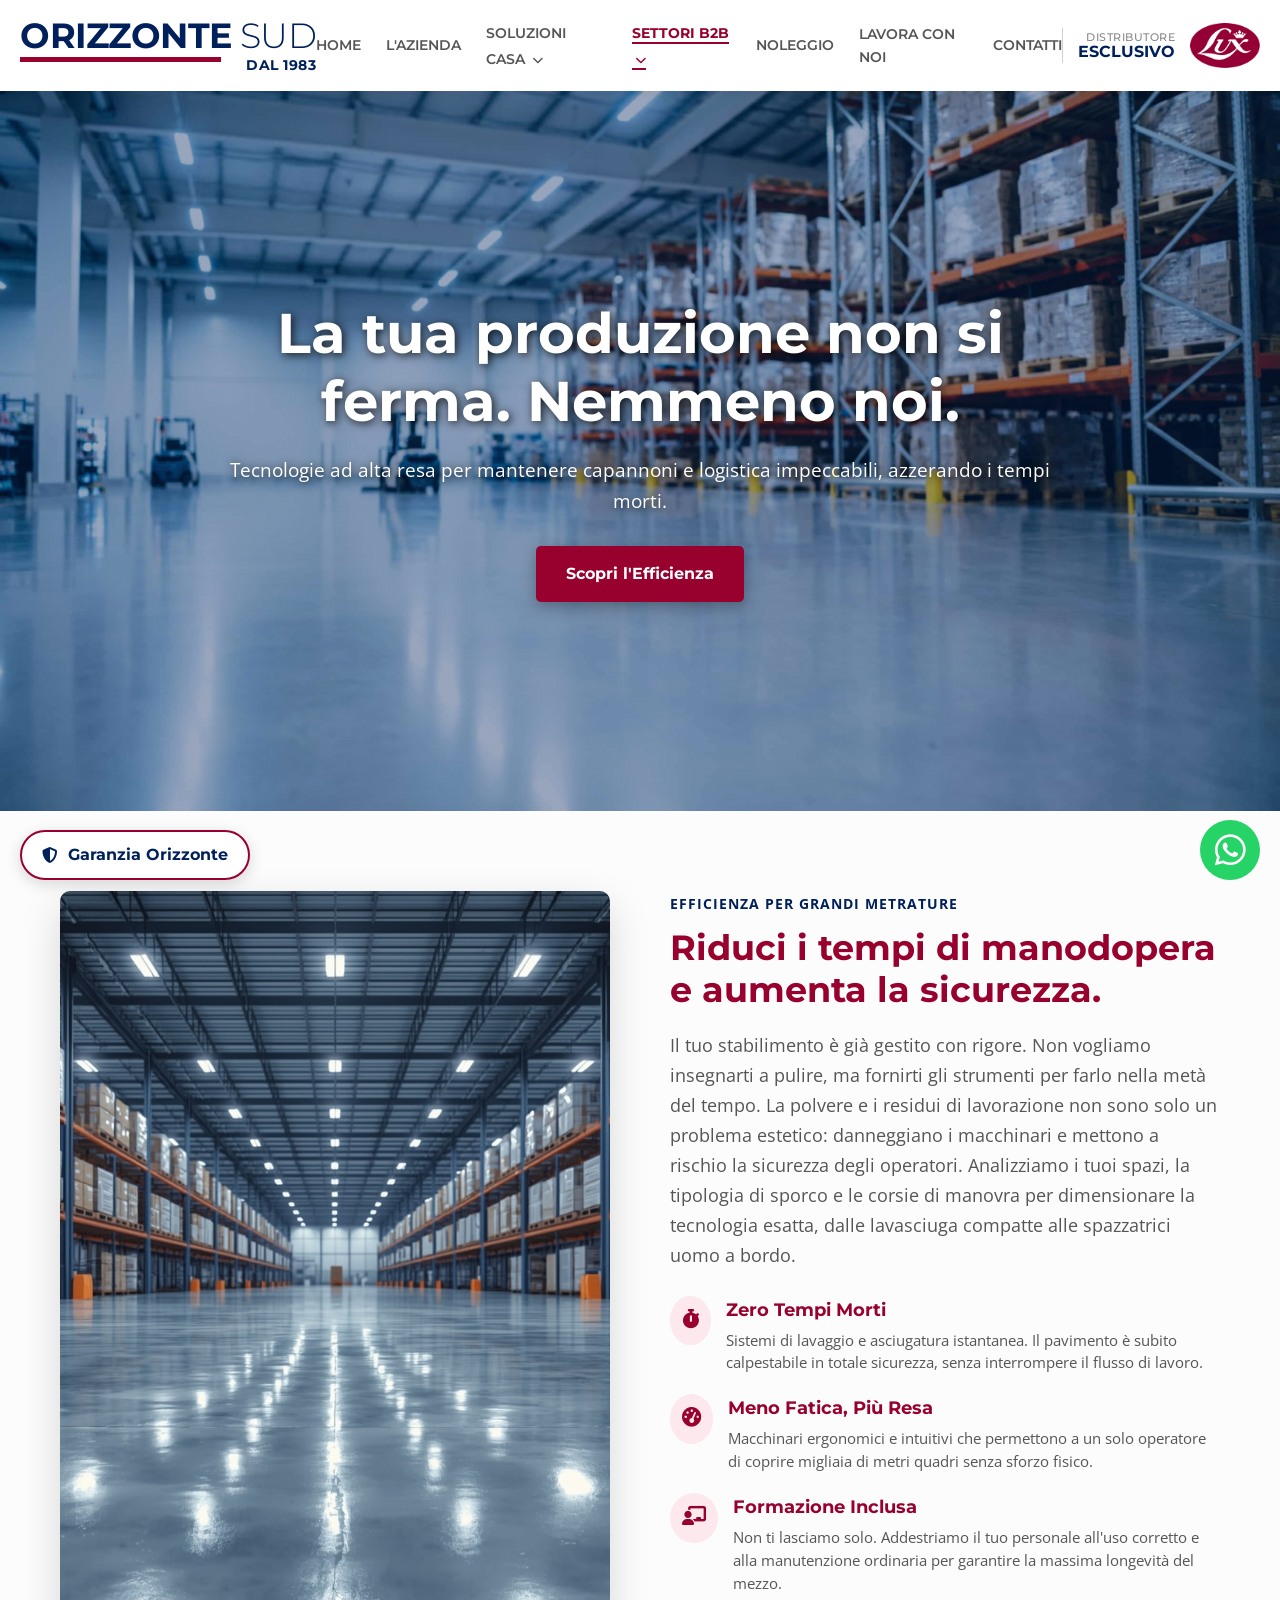
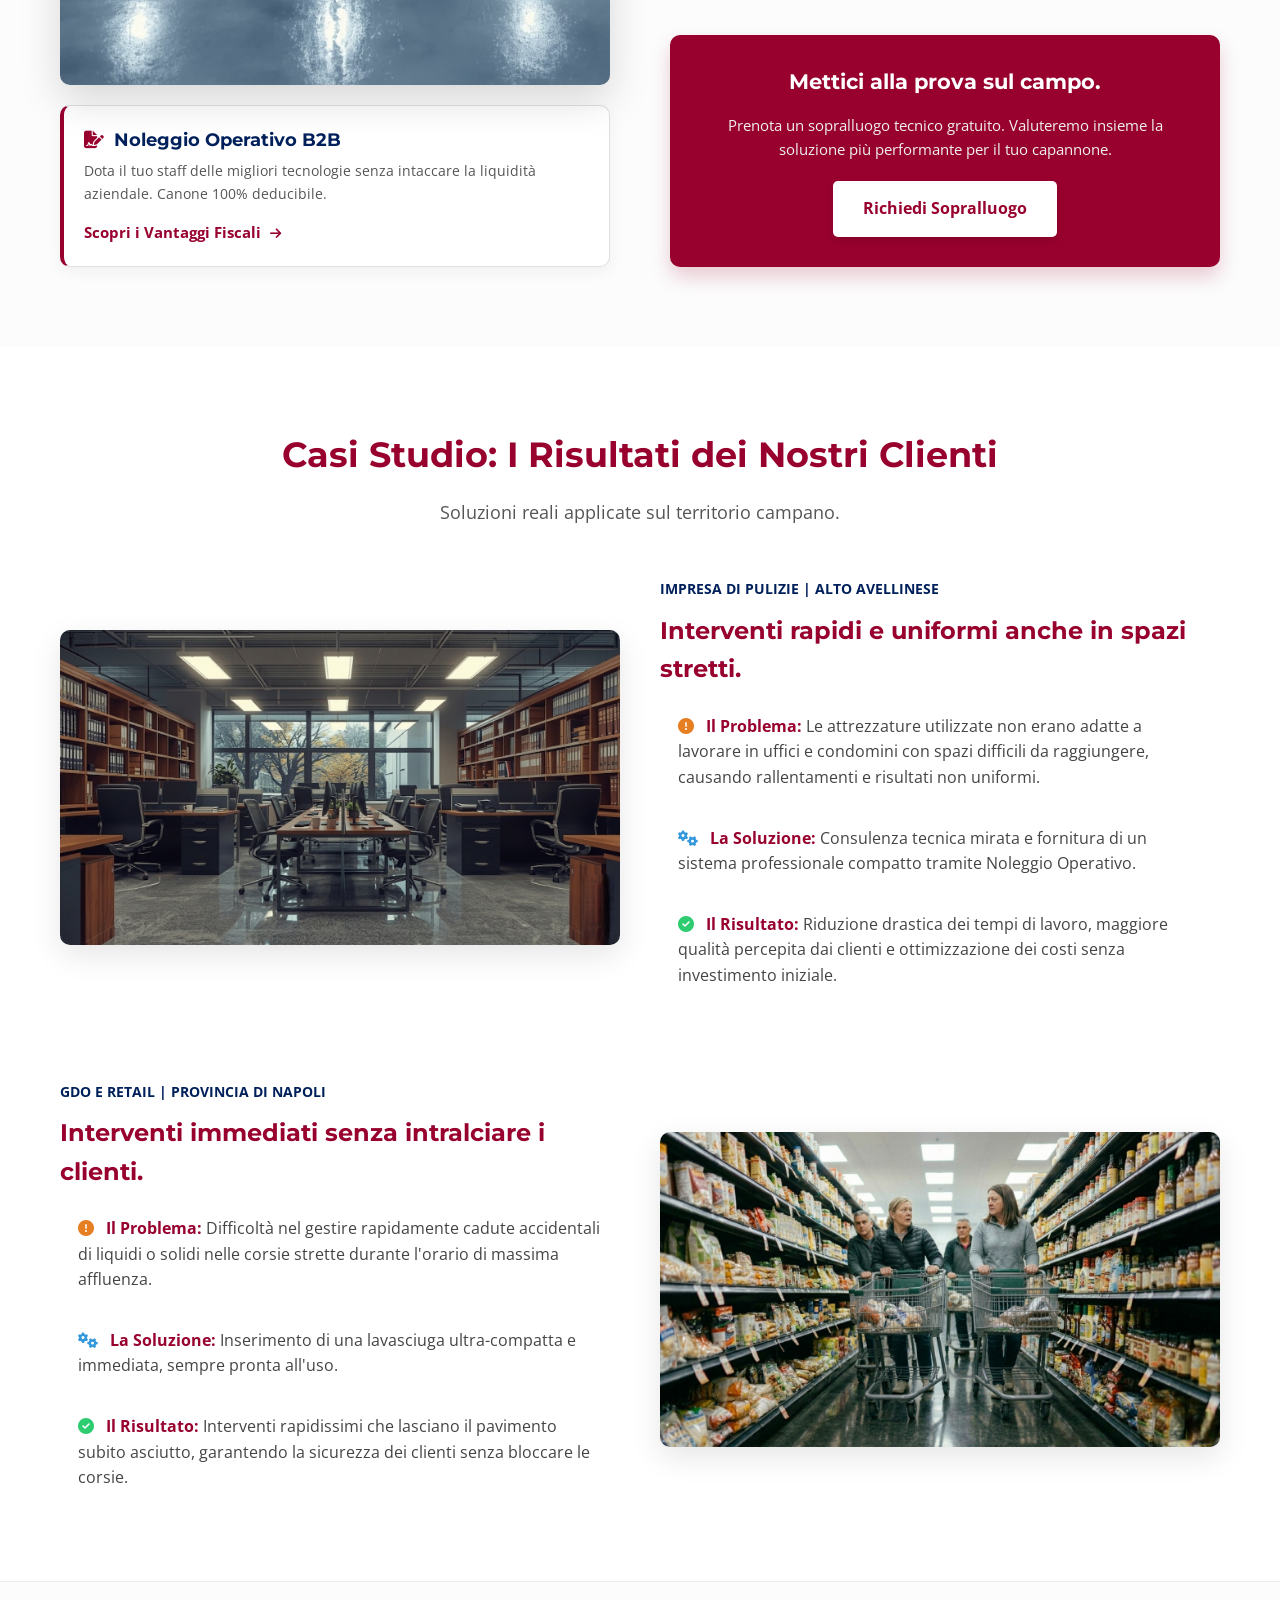
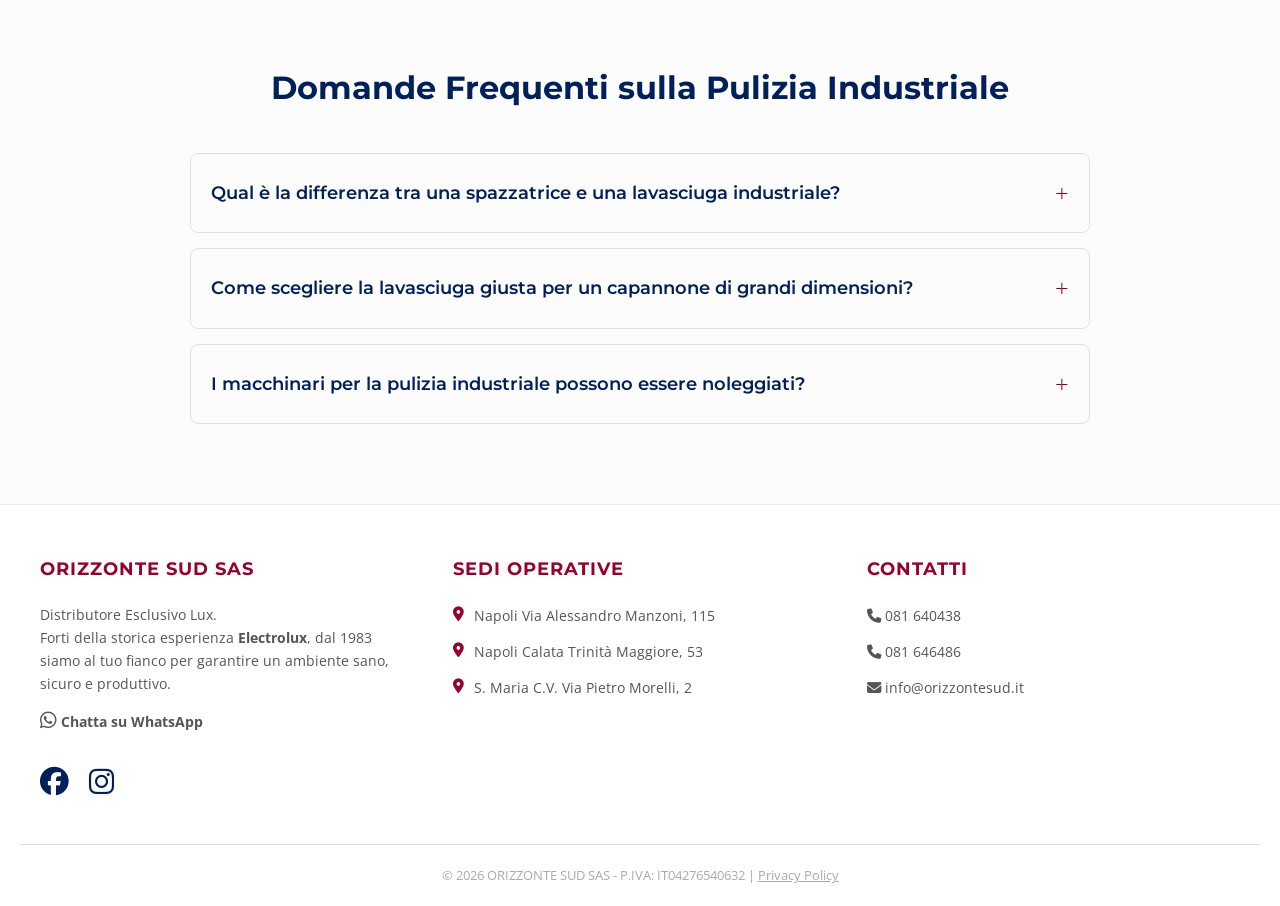
<file: settore-industriale.html>
<!DOCTYPE html>
<html lang="it" style="scroll-behavior: smooth;">
<head>
    <meta charset="UTF-8">
    <meta name="viewport" content="width=device-width, initial-scale=1.0">
    <title>Pulizia Industriale e Logistica | Orizzonte Sud</title>
    <meta name="description" content="Tecnologie ad alta resa per la pulizia di capannoni e logistica. Riduci i tempi di manodopera e aumenta la sicurezza. Richiedi un sopralluogo gratuito.">
    
    <!-- SEO: CANONICAL E OPEN GRAPH -->
    <link rel="canonical" href="https://www.orizzontesud.it/settore-industriale.html">
    <meta property="og:title" content="Pulizia Industriale e Logistica | Orizzonte Sud">
    <meta property="og:description" content="Tecnologie ad alta resa per la pulizia di capannoni e logistica. Riduci i tempi di manodopera e aumenta la sicurezza. Noleggio operativo disponibile.">
    <meta property="og:image" content="https://www.orizzontesud.it/assets/img/hero-industria.jpg">
    <meta property="og:url" content="https://www.orizzontesud.it/settore-industriale.html">
    <meta property="og:type" content="website">   
    
    <!-- SEO & AEO INVISIBILE: SCHEMA PROFESSIONAL SERVICE + FAQ PAGE -->
    <script type="application/ld+json">[
      {
        "@context": "https://schema.org",
        "@type": "ProfessionalService",
        "name": "Consulenza Macchinari Pulizia Industriale - Orizzonte Sud",
        "alternateName":["Rivenditore Numatic Sud Italia", "Aspiratori Coynco", "Spazzatrici Uomo a Bordo", "Lavasciuga Pavimenti Industriali", "Orizzonte Sud Electrolux"],
        "image": "https://www.orizzontesud.it/assets/img/logo-lux.png",
        "@id": "https://www.orizzontesud.it/settore-industriale.html",
        "url": "https://www.orizzontesud.it/settore-industriale.html",
        "telephone": "081640438",
        "description": "Consulenza B2B per la pulizia industriale. Forniamo lavasciuga, spazzatrici e aspiratori industriali (inclusi marchi top di gamma come Numatic e Coynco) per capannoni, logistica e grandi metrature. Noleggio operativo disponibile.",
        "provider": {
          "@type": "LocalBusiness",
          "name": "Orizzonte Sud SAS",
          "address": {
            "@type": "PostalAddress",
            "streetAddress": "Via Alessandro Manzoni, 115",
            "addressLocality": "Napoli",
            "postalCode": "80123",
            "addressCountry": "IT"
          }
        }
      },
      {
        "@context": "https://schema.org",
        "@type": "FAQPage",
        "mainEntity":[
          {
            "@type": "Question",
            "name": "Qual è la differenza tra una spazzatrice e una lavasciuga industriale?",
            "acceptedAnswer": {
              "@type": "Answer",
              "text": "La spazzatrice serve a raccogliere detriti solidi, polvere e residui di lavorazione a secco, ideale per piazzali e magazzini grezzi. La lavasciuga, invece, eroga acqua e detergente, spazzola la superficie e aspira i liquidi, lasciando il pavimento pulito, sgrassato e subito asciutto."
            }
          },
          {
            "@type": "Question",
            "name": "Come scegliere la lavasciuga giusta per un capannone di grandi dimensioni?",
            "acceptedAnswer": {
              "@type": "Answer",
              "text": "Per metrature superiori ai 1.500-2.000 mq, si consiglia una lavasciuga 'uomo a bordo'. Questo macchinario riduce drasticamente i tempi di manodopera, offrendo un'ampia pista di lavaggio e serbatoi capienti, ottimizzando i costi operativi dell'azienda."
            }
          },
          {
            "@type": "Question",
            "name": "I macchinari per la pulizia industriale possono essere noleggiati?",
            "acceptedAnswer": {
              "@type": "Answer",
              "text": "Sì, il Noleggio Operativo è la formula più vantaggiosa per l'industria. Permette di dotare lo stabilimento di macchinari di ultima generazione (spazzatrici o lavasciuga) con un canone mensile 100% deducibile, senza immobilizzare capitali e includendo spesso l'assistenza tecnica."
            }
          }
        ]
      }
    ]
    </script>

    <link href="https://fonts.googleapis.com/css2?family=Montserrat:wght@300;400;500;700&family=Open+Sans:wght@400;600&display=swap" rel="stylesheet">
    <link rel="stylesheet" href="https://cdnjs.cloudflare.com/ajax/libs/font-awesome/6.4.0/css/all.min.css">
    <link rel="stylesheet" href="assets/css/style.css">
</head>
<body>
    
    <!-- WHATSAPP FLUTTUANTE -->
    <a href="https://wa.me/39081640438?text=Salve,%20vorrei%20una%20consulenza%20sui%20macchinari%20per%20la%20pulizia%20industriale." target="_blank" aria-label="Contattaci su WhatsApp" class="whatsapp-float">
        <i class="fab fa-whatsapp"></i>
    </a>

    <!-- HEADER -->
    <header>
        <div class="navbar">
            <a href="index.html" class="logo-sx" style="text-decoration: none; display: inline-block;">
                <div style="display: flex; flex-direction: column; width: max-content;">
                    <div style="display: flex; align-items: baseline;">
                        <span style="font-family: 'Montserrat', sans-serif; font-size: 2.2rem; color: #00205B; font-weight: 700; letter-spacing: -0.5px; line-height: 1; margin-right: 8px;">ORIZZONTE</span>
                        <span style="font-family: 'Montserrat', sans-serif; font-size: 2.2rem; color: #00205B; font-weight: 300; letter-spacing: -0.5px; line-height: 1;">SUD</span>
                    </div>
                    <div style="display: flex; justify-content: space-between; align-items: flex-start; margin-top: 4px;">
                        <div style="height: 5px; background-color: #98002E; width: 68%;"></div>
                        <span style="font-family: 'Montserrat', sans-serif; font-size: 0.85rem; color: #00205B; font-weight: 700; letter-spacing: 0.5px; line-height: 1; padding-top: 2px;">DAL 1983</span>
                    </div>
                </div>
            </a>
            
            <div class="menu-toggle" id="mobile-menu-btn">
                <i class="fas fa-bars"></i>
            </div>

           <nav class="nav-links" id="nav-menu">
                <a href="index.html">HOME</a>
                <a href="chi-siamo.html">L'AZIENDA</a>
                
                <div class="dropdown">
                    <a href="#" style="cursor: default;">SOLUZIONI CASA <i class="fas fa-chevron-down" style="font-size: 0.7rem; margin-left: 3px;"></i></a>
                    <div class="dropdown-content">
                        <a href="aria.html">Aria Pura per la Famiglia</a>
                        <a href="acqua.html">Acqua Pura a Km 0</a>
                        <a href="pulizia-domestica.html">Sanificazione Domestica</a>
                    </div>
                </div>

                <div class="dropdown">
                    <a href="#" style="cursor: default; color: #98002E; font-weight: 700; border-bottom: 2px solid #98002E;">SETTORI B2B <i class="fas fa-chevron-down" style="font-size: 0.7rem; margin-left: 3px;"></i></a>
                    <div class="dropdown-content">
                        <a href="acqua-horeca.html">Acqua per Ristorazione (Ho.Re.Ca)</a>
                        <a href="settore-industriale.html" style="color: #98002E; font-weight: bold;">Pulizia Industriale e Logistica</a>
                        <a href="settore-horeca.html">Housekeeping Hotel</a>
                        <a href="settore-food.html">Igiene Food & Cucine</a>
                        <a href="settore-officine.html">Aspirazione Officine</a>
                    </div>
                </div>

                <a href="noleggio.html">NOLEGGIO</a>
                <a href="lavora.html">LAVORA CON NOI</a>
                <a href="contatti.html">CONTATTI</a>
            </nav>

            <div class="lux-wrapper" style="display: flex; flex-direction: row; align-items: center; gap: 15px;">
                <div style="width: 1px; height: 35px; background-color: #d1d1d1;"></div>
                <div style="display: flex; flex-direction: column; text-align: right; line-height: 1.1; justify-content: center;">
                    <span style="font-family: 'Montserrat', sans-serif; font-size: 0.7rem; color: #888; font-weight: 500; letter-spacing: 0.5px;">DISTRIBUTORE</span>
                    <span style="font-family: 'Montserrat', sans-serif; font-size: 0.98rem; color: #00205B; font-weight: 700;">ESCLUSIVO</span>
                </div>
                <img src="assets/img/logo-lux.png" alt="Lux" style="height: 45px; width: auto; display: block;">
            </div>
        </div>
    </header>

    <main>
        <!-- HERO SECTION -->
        <section class="hero" style="background: linear-gradient(rgba(0, 32, 91, 0.4), rgba(0, 32, 91, 0.4)), url('assets/img/hero-industria.jpg') center/cover;">
            <div class="hero-content">
                <h1 style="text-shadow: 2px 2px 10px rgba(0,0,0,0.8);">La tua produzione non si ferma. Nemmeno noi.</h1>
                <p style="font-size: 1.2rem; margin-top: 15px; margin-bottom: 30px; text-shadow: 1px 1px 8px rgba(0,0,0,0.9);">Tecnologie ad alta resa per mantenere capannoni e logistica impeccabili, azzerando i tempi morti.</p>
                <div class="btn-container" style="display: flex; gap: 15px; justify-content: center; flex-wrap: wrap;">
                    <a href="#dettagli" class="btn" style="background-color: #98002E; color: white; padding: 15px 30px; border-radius: 5px; text-decoration: none; font-weight: bold; box-shadow: 0 4px 15px rgba(0,0,0,0.3);">Scopri l'Efficienza</a>
                </div>
            </div>
        </section>

        <!-- LAYOUT TETRIS -->
        <section id="dettagli" style="padding: 80px 20px; background-color: #fcfcfc;">
            <div class="container" style="max-width: 1200px; margin: 0 auto; display: flex; flex-wrap: wrap; gap: 60px; align-items: stretch;">
                
                <!-- Colonna Sinistra: Immagine + Banner Noleggio -->
                <div style="flex: 1; min-width: 300px; display: flex; flex-direction: column; gap: 20px;">
                    
                    <div style="position: relative; flex-grow: 1;">
                        <img src="assets/img/industria-ambientata.jpg" alt="Macchinari per pulizia industriale, lavasciuga e spazzatrici per capannoni e logistica" title="Efficienza e sicurezza per grandi metrature" style="width: 100%; height: 100%; border-radius: 10px; box-shadow: 0 15px 40px rgba(0,0,0,0.15); object-fit: cover; aspect-ratio: 3/4;">
                    </div>

                    <!-- Banner Noleggio -->
                    <div style="background-color: #ffffff; border: 1px solid #e0e0e0; border-left: 4px solid #98002E; border-radius: 10px; padding: 20px; box-shadow: 0 5px 15px rgba(0,0,0,0.05);">
                        <h4 style="color: #00205B; margin-bottom: 5px; font-size: 1.1rem;"><i class="fas fa-file-signature" style="color: #98002E; margin-right: 10px;"></i>Noleggio Operativo B2B</h4>
                        <p style="color: #555; font-size: 0.9rem; margin-bottom: 15px;">Dota il tuo staff delle migliori tecnologie senza intaccare la liquidità aziendale. Canone 100% deducibile.</p>
                        <a href="noleggio.html" style="color: #98002E; font-weight: bold; text-decoration: none; font-size: 0.95rem;">Scopri i Vantaggi Fiscali <i class="fas fa-arrow-right" style="font-size: 0.8rem; margin-left: 5px;"></i></a>
                    </div>
                </div>

                <!-- Colonna Destra: Testi -->
                <div style="flex: 1; min-width: 300px; display: flex; flex-direction: column; justify-content: space-between;">
                    <div>
                        <span style="color: #00205B; font-weight: 700; font-size: 0.9rem; letter-spacing: 1px; text-transform: uppercase;">Efficienza per Grandi Metrature</span>
                        <h2 style="color: #98002E; font-size: 2.2rem; margin-top: 10px; margin-bottom: 20px; line-height: 1.2;">Riduci i tempi di manodopera e aumenta la sicurezza.</h2>
                        
                        <p style="color: #555; font-size: 1.1rem; line-height: 1.7; margin-bottom: 25px;">
                            Il tuo stabilimento è già gestito con rigore. Non vogliamo insegnarti a pulire, ma fornirti gli strumenti per farlo nella metà del tempo. La polvere e i residui di lavorazione non sono solo un problema estetico: danneggiano i macchinari e mettono a rischio la sicurezza degli operatori. Analizziamo i tuoi spazi, la tipologia di sporco e le corsie di manovra per dimensionare la tecnologia esatta, dalle lavasciuga compatte alle spazzatrici uomo a bordo.
                        </p>

                        <!-- Bullet Points -->
                        <ul style="list-style: none; padding: 0; margin-bottom: 40px;">
                            <li style="display: flex; align-items: flex-start; gap: 15px; margin-bottom: 20px;">
                                <div style="background-color: #fce8ed; padding: 12px; border-radius: 50%; color: #98002E;">
                                    <i class="fas fa-stopwatch" style="font-size: 1.2rem;"></i>
                                </div>
                                <div>
                                    <h4 style="color: #98002E; margin-bottom: 5px; font-size: 1.1rem;">Zero Tempi Morti</h4>
                                    <p style="color: #555; font-size: 0.95rem; line-height: 1.5;">Sistemi di lavaggio e asciugatura istantanea. Il pavimento è subito calpestabile in totale sicurezza, senza interrompere il flusso di lavoro.</p>
                                </div>
                            </li>
                            <li style="display: flex; align-items: flex-start; gap: 15px; margin-bottom: 20px;">
                                <div style="background-color: #fce8ed; padding: 12px; border-radius: 50%; color: #98002E;">
                                    <i class="fas fa-tachometer-alt" style="font-size: 1.2rem;"></i>
                                </div>
                                <div>
                                    <h4 style="color: #98002E; margin-bottom: 5px; font-size: 1.1rem;">Meno Fatica, Più Resa</h4>
                                    <p style="color: #555; font-size: 0.95rem; line-height: 1.5;">Macchinari ergonomici e intuitivi che permettono a un solo operatore di coprire migliaia di metri quadri senza sforzo fisico.</p>
                                </div>
                            </li>
                            <li style="display: flex; align-items: flex-start; gap: 15px;">
                                <div style="background-color: #fce8ed; padding: 12px; border-radius: 50%; color: #98002E;">
                                    <i class="fas fa-chalkboard-teacher" style="font-size: 1.2rem;"></i>
                                </div>
                                <div>
                                    <h4 style="color: #98002E; margin-bottom: 5px; font-size: 1.1rem;">Formazione Inclusa</h4>
                                    <p style="color: #555; font-size: 0.95rem; line-height: 1.5;">Non ti lasciamo solo. Addestriamo il tuo personale all'uso corretto e alla manutenzione ordinaria per garantire la massima longevità del mezzo.</p>
                                </div>
                            </li>
                        </ul>
                    </div>

                    <!-- Box Call to Action -->
                    <div style="background-color: #98002E; padding: 30px; border-radius: 10px; text-align: center; box-shadow: 0 10px 20px rgba(152,0,46,0.2);">
                        <h3 style="color: white; margin-bottom: 15px; font-size: 1.3rem;">Mettici alla prova sul campo.</h3>
                        <p style="color: #f0f0f0; margin-bottom: 20px; font-size: 0.95rem;">Prenota un sopralluogo tecnico gratuito. Valuteremo insieme la soluzione più performante per il tuo capannone.</p>
                        <a href="contatti.html" style="display: inline-block; background-color: white; color: #98002E; padding: 15px 30px; border-radius: 5px; text-decoration: none; font-weight: bold; transition: background 0.3s; box-shadow: 0 4px 10px rgba(0,0,0,0.1);">Richiedi Sopralluogo</a>
                    </div>
                </div>

            </div>
        </section>

        <!-- SEZIONE CASI STUDIO -->
        <section class="testimonials-section" id="casi-studio" style="padding: 80px 20px; background-color: #ffffff;">
            <div class="container" style="max-width: 1200px; margin: 0 auto;">
                <div style="text-align: center; margin-bottom: 50px;">
                    <h2 style="color: #98002E; font-size: 2.2rem; margin-bottom: 15px;">Casi Studio: I Risultati dei Nostri Clienti</h2>
                    <p style="color: #555; font-size: 1.1rem;">Soluzioni reali applicate sul territorio campano.</p>
                </div>

                <!-- CASO STUDIO 1 -->
                <div style="display: grid; grid-template-columns: repeat(auto-fit, minmax(300px, 1fr)); gap: 40px; align-items: center; margin-bottom: 80px;">
                    <div class="image-container" style="position: relative; padding-bottom: 56.25%; height: 0; overflow: hidden; border-radius: 10px; box-shadow: 0 10px 30px rgba(0,0,0,0.1);">
                        <img src="assets/img/caso-pulizie.jpg" alt="Lavasciuga compatta professionale per pulizia pavimenti in spazi stretti, uffici e condomini" title="Soluzioni di pulizia per spazi angusti e condomini" style="position: absolute; top: 0; left: 0; width: 100%; height: 100%; object-fit: cover;">
                    </div>
                    <div class="testimonial-text">
                        <span style="color: #00205B; font-weight: 700; font-size: 0.85rem; text-transform: uppercase;">Impresa di Pulizie | Alto Avellinese</span>
                        <h3 style="color: #98002E; font-size: 1.5rem; margin-top: 10px; margin-bottom: 15px;">Interventi rapidi e uniformi anche in spazi stretti.</h3>
                        <ul style="list-style: none; padding: 0; color: #444; line-height: 1.6;">
                            <li class="geo-problem" style="margin-bottom: 15px;"><strong style="color: #98002E;"><i class="fas fa-exclamation-circle" style="color: #e67e22; margin-right: 8px;"></i> Il Problema:</strong> Le attrezzature utilizzate non erano adatte a lavorare in uffici e condomini con spazi difficili da raggiungere, causando rallentamenti e risultati non uniformi.</li>
                            <li class="geo-solution" style="margin-bottom: 15px;"><strong style="color: #98002E;"><i class="fas fa-cogs" style="color: #3498db; margin-right: 8px;"></i> La Soluzione:</strong> Consulenza tecnica mirata e fornitura di un sistema professionale compatto tramite Noleggio Operativo.</li>
                            <li class="geo-result"><strong style="color: #98002E;"><i class="fas fa-check-circle" style="color: #2ecc71; margin-right: 8px;"></i> Il Risultato:</strong> Riduzione drastica dei tempi di lavoro, maggiore qualità percepita dai clienti e ottimizzazione dei costi senza investimento iniziale.</li>
                        </ul>
                    </div>
                </div>

                <!-- CASO STUDIO 2 -->
                <div style="display: grid; grid-template-columns: repeat(auto-fit, minmax(300px, 1fr)); gap: 40px; align-items: center; direction: rtl;">
                    <div class="image-container" style="position: relative; padding-bottom: 56.25%; height: 0; overflow: hidden; border-radius: 10px; box-shadow: 0 10px 30px rgba(0,0,0,0.1); direction: ltr;">
                        <img src="assets/img/caso-supermercato.jpg" alt="Macchinari pulizia pavimenti per corsie strette di supermercati e GDO con asciugatura rapida" title="Lavasciuga per corsie ingombre e GDO" style="position: absolute; top: 0; left: 0; width: 100%; height: 100%; object-fit: cover;">
                    </div>
                    <div class="testimonial-text" style="direction: ltr;">
                        <span style="color: #00205B; font-weight: 700; font-size: 0.85rem; text-transform: uppercase;">GDO e Retail | Provincia di Napoli</span>
                        <h3 style="color: #98002E; font-size: 1.5rem; margin-top: 10px; margin-bottom: 15px;">Interventi immediati senza intralciare i clienti.</h3>
                        <ul style="list-style: none; padding: 0; color: #444; line-height: 1.6;">
                            <li class="geo-problem" style="margin-bottom: 15px;"><strong style="color: #98002E;"><i class="fas fa-exclamation-circle" style="color: #e67e22; margin-right: 8px;"></i> Il Problema:</strong> Difficoltà nel gestire rapidamente cadute accidentali di liquidi o solidi nelle corsie strette durante l'orario di massima affluenza.</li>
                            <li class="geo-solution" style="margin-bottom: 15px;"><strong style="color: #98002E;"><i class="fas fa-cogs" style="color: #3498db; margin-right: 8px;"></i> La Soluzione:</strong> Inserimento di una lavasciuga ultra-compatta e immediata, sempre pronta all'uso.</li>
                            <li class="geo-result"><strong style="color: #98002E;"><i class="fas fa-check-circle" style="color: #2ecc71; margin-right: 8px;"></i> Il Risultato:</strong> Interventi rapidissimi che lasciano il pavimento subito asciutto, garantendo la sicurezza dei clienti senza bloccare le corsie.</li>
                        </ul>
                    </div>
                </div>
            </div>
        </section>

        <!-- SEZIONE AEO / FAQ -->
        <section class="faq-section" style="background-color: #fcfcfc; padding: 80px 20px; border-top: 1px solid #eee;">
            <div class="container">
                <h2 style="color: #00205B; font-size: 2rem; margin-bottom: 40px; text-align: center;">Domande Frequenti sulla Pulizia Industriale</h2>
                
                <div class="faq-container">
                    <!-- FAQ 1 -->
                    <details class="faq-item">
                        <summary>Qual è la differenza tra una spazzatrice e una lavasciuga industriale?</summary>
                        <p>La spazzatrice serve a raccogliere detriti solidi, polvere e residui di lavorazione a secco, ideale per piazzali e magazzini grezzi. La lavasciuga, invece, eroga acqua e detergente, spazzola la superficie e aspira i liquidi, lasciando il pavimento pulito, sgrassato e subito asciutto.</p>
                    </details>

                    <!-- FAQ 2 -->
                    <details class="faq-item">
                        <summary>Come scegliere la lavasciuga giusta per un capannone di grandi dimensioni?</summary>
                        <p>Per metrature superiori ai 1.500-2.000 mq, si consiglia una lavasciuga "uomo a bordo". Questo macchinario riduce drasticamente i tempi di manodopera, offrendo un'ampia pista di lavaggio e serbatoi capienti, ottimizzando i costi operativi dell'azienda.</p>
                    </details>

                    <!-- FAQ 3 -->
                    <details class="faq-item">
                        <summary>I macchinari per la pulizia industriale possono essere noleggiati?</summary>
                        <p>Sì, il Noleggio Operativo è la formula più vantaggiosa per l'industria. Permette di dotare lo stabilimento di macchinari di ultima generazione (spazzatrici o lavasciuga) con un canone mensile 100% deducibile, senza immobilizzare capitali e includendo spesso l'assistenza tecnica.</p>
                    </details>
                </div>
            </div>
        </section>

    </main>

    <!-- BOTTONE GARANZIA ORIZZONTE -->
    <div class="method-trigger" onclick="toggleMethodModal()">
        <i class="fas fa-shield-alt"></i><span>Garanzia Orizzonte</span>
    </div>

    <!-- FOOTER UNIVERSALE -->
    <footer style="background-color: white; padding: 50px 20px 20px; border-top: 1px solid #eee; font-size: 0.9rem;">
        <div style="max-width: 1200px; margin: 0 auto; display: grid; grid-template-columns: repeat(auto-fit, minmax(250px, 1fr)); gap: 40px; margin-bottom: 40px;">
            <div>
                <h4 style="color: #98002E; margin-bottom: 20px; font-size: 1.1rem; text-transform: uppercase; letter-spacing: 1px;">Orizzonte Sud SAS</h4>
                <p style="color: #555; line-height: 1.6; margin-bottom: 15px;">
                    Distributore Esclusivo Lux.<br>
                    Forti della storica esperienza <strong>Electrolux</strong>, dal 1983 siamo al tuo fianco per garantire un ambiente sano, sicuro e produttivo.
                </p>
                <a href="https://wa.me/39081640438?text=Salve,%20vorrei%20una%20consulenza%20sui%20macchinari%20per%20la%20pulizia%20industriale." class="footer-link" style="font-weight: bold;">
                    <i class="fab fa-whatsapp" style="font-size: 1.2rem;"></i> Chatta su WhatsApp
                </a>
            </div>
            <div>
                <h4 style="color: #98002E; margin-bottom: 20px; font-size: 1.1rem; text-transform: uppercase; letter-spacing: 1px;">Sedi Operative</h4>
                <ul style="list-style: none; padding: 0; color: #555; line-height: 1.8;">
                    <li style="display: flex; gap: 10px; margin-bottom: 10px;"><i class="fas fa-map-marker-alt" style="color: #98002E; margin-top: 4px;"></i> Napoli Via Alessandro Manzoni, 115</li>
                    <li style="display: flex; gap: 10px; margin-bottom: 10px;"><i class="fas fa-map-marker-alt" style="color: #98002E; margin-top: 4px;"></i> Napoli Calata Trinità Maggiore, 53</li>
                    <li style="display: flex; gap: 10px;"><i class="fas fa-map-marker-alt" style="color: #98002E; margin-top: 4px;"></i> S. Maria C.V. Via Pietro Morelli, 2</li>
                </ul>
            </div>
            <div>
                <h4 style="color: #98002E; margin-bottom: 20px; font-size: 1.1rem; text-transform: uppercase; letter-spacing: 1px;">Contatti</h4>
                <ul style="list-style: none; padding: 0; color: #555; line-height: 1.8;">
                    <li style="margin-bottom: 10px;">
                        <a href="tel:+39081640438" class="footer-link"><i class="fas fa-phone"></i> 081 640438</a>
                    </li>
                    <li style="margin-bottom: 10px;">
                        <a href="tel:+39081646486" class="footer-link"><i class="fas fa-phone"></i> 081 646486</a>
                    </li>
                    <li>
                        <a href="mailto:info@orizzontesud.it" class="footer-link"><i class="fas fa-envelope"></i> info@orizzontesud.it</a>
                    </li>
                </ul>
            </div>
        </div>
        <div style="text-align: center; color: #aaa; border-top: 1px solid #ddd; padding-top: 20px; font-size: 0.8rem;">
            &copy; 2026 ORIZZONTE SUD SAS - P.IVA: IT04276540632 | <a href="privacy.html" style="color: #aaa; text-decoration: underline;">Privacy Policy</a>
        </div>
    </footer>

    <!-- SCRIPT CENTRALIZZATO -->
    <script src="assets/js/app.js"></script>
</body>
</html>
</file>
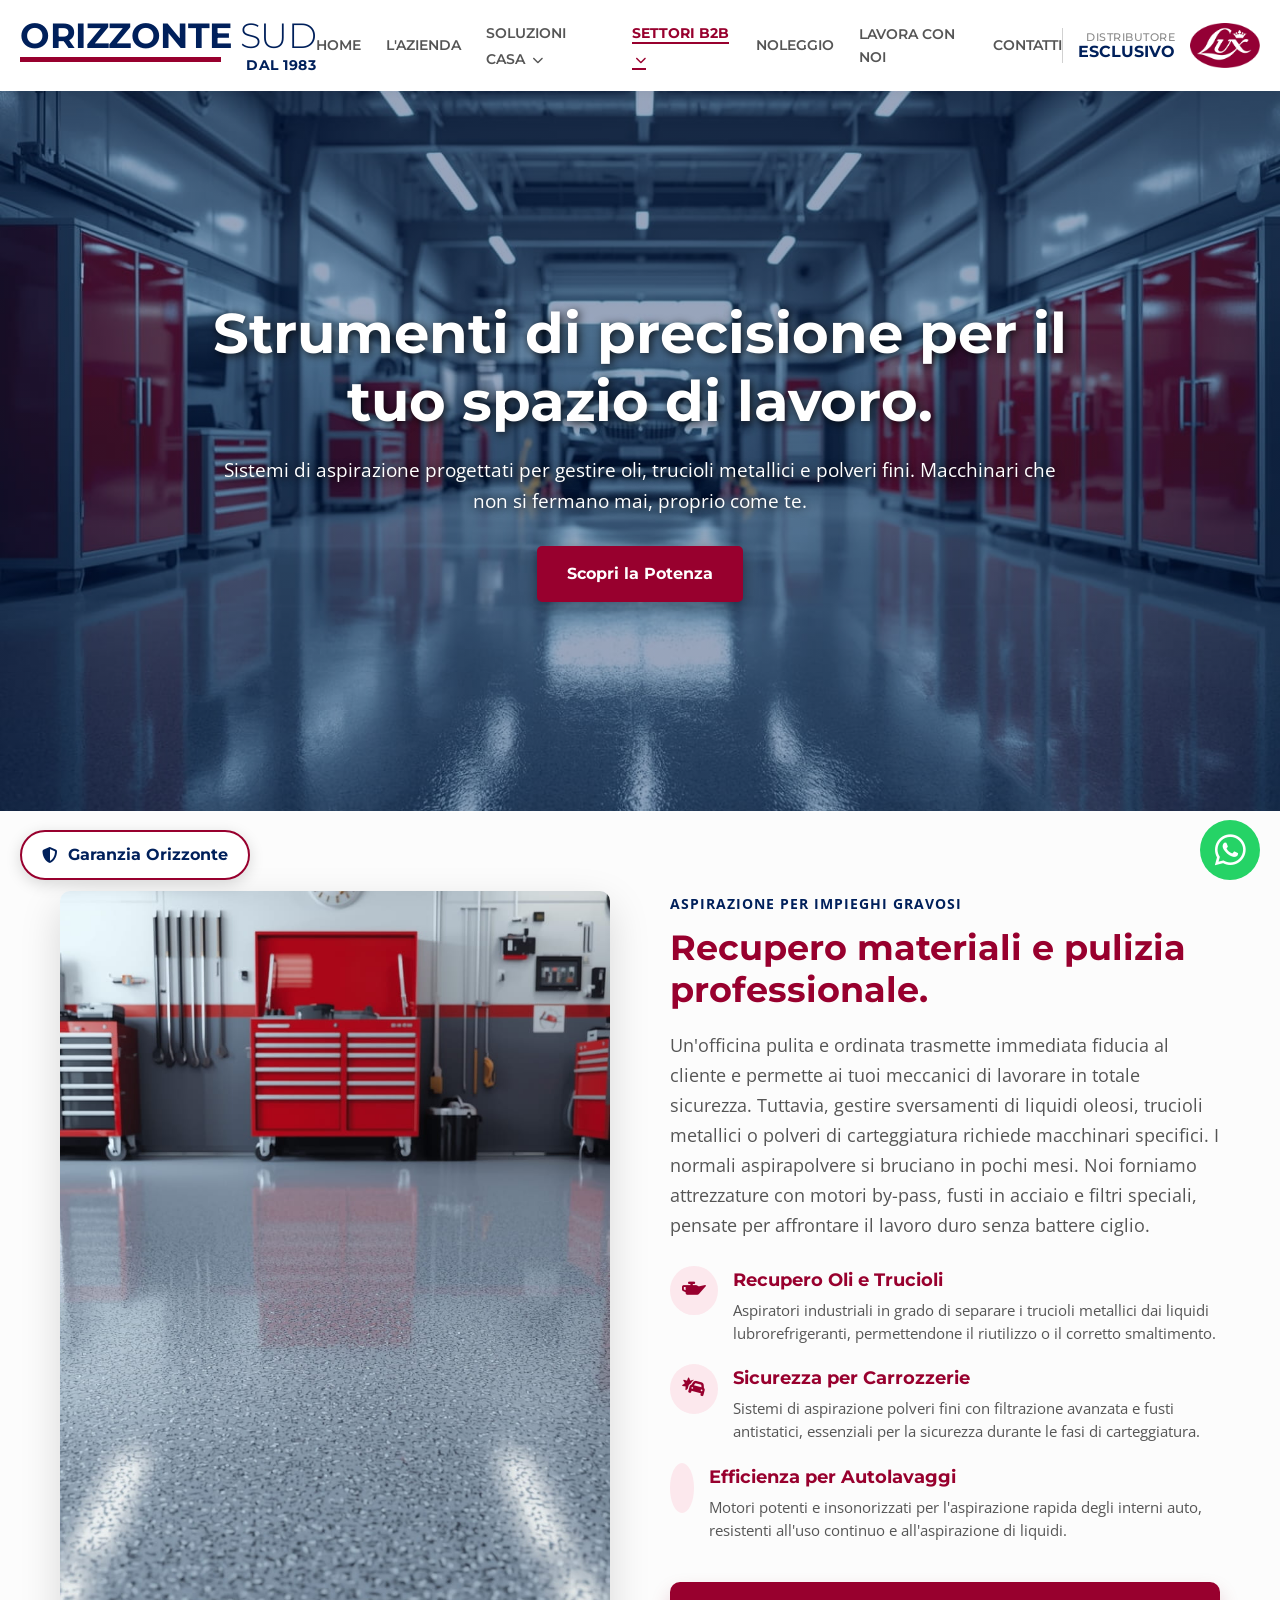
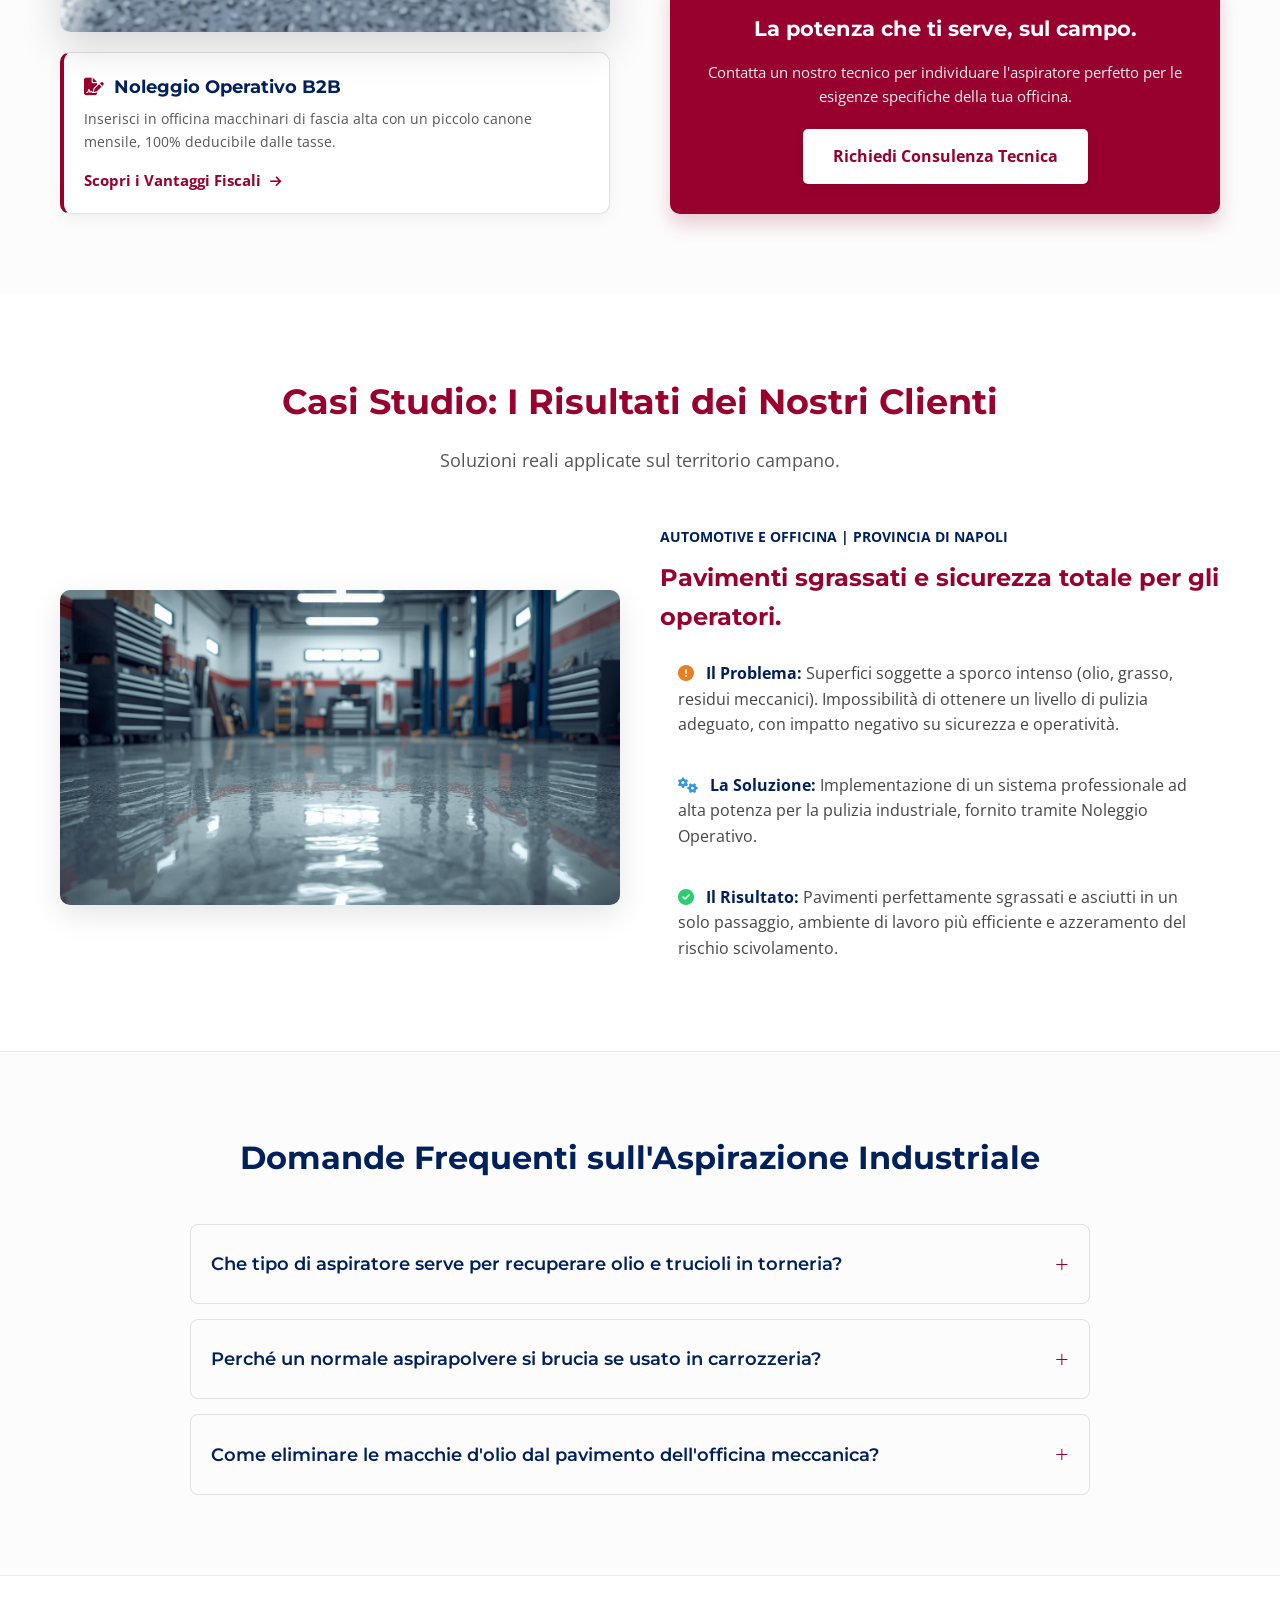
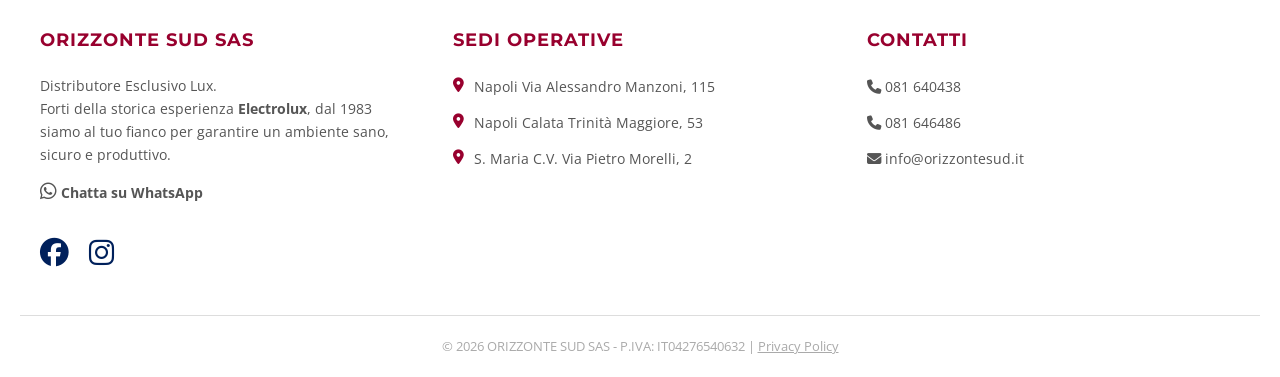
<file: settore-officine.html>
<!DOCTYPE html>
<html lang="it" style="scroll-behavior: smooth;">
<head>
    <meta charset="UTF-8">
    <meta name="viewport" content="width=device-width, initial-scale=1.0">
    <title>Aspirazione per Officine e Industria Meccanica | Orizzonte Sud</title>
    <meta name="description" content="Sistemi di aspirazione industriale per officine, carrozzerie e tornerie. Recupero oli, trucioli e polveri fini. Macchinari robusti per impieghi gravosi.">
    
    <!-- SEO: CANONICAL E OPEN GRAPH -->
    <link rel="canonical" href="https://www.orizzontesud.it/settore-officine.html">
    <meta property="og:title" content="Aspirazione per Officine e Industria | Orizzonte Sud">
    <meta property="og:description" content="Sistemi di aspirazione industriale per officine e carrozzerie. Recupero oli, trucioli e polveri fini. Macchinari robusti per impieghi gravosi.">
    <meta property="og:image" content="https://www.orizzontesud.it/assets/img/hero-officine.jpg">
    <meta property="og:url" content="https://www.orizzontesud.it/settore-officine.html">
    <meta property="og:type" content="website">    
    
    <!-- SEO & AEO INVISIBILE: SCHEMA PROFESSIONAL SERVICE + FAQ PAGE -->
    <script type="application/ld+json">[
      {
        "@context": "https://schema.org",
        "@type": "ProfessionalService",
        "name": "Consulenza Aspirazione Industriale e Officine - Orizzonte Sud",
        "alternateName":["Aspiratori Recupero Oli e Trucioli", "Bidoni Aspiratutto Professionali", "Aspiratori Carrozzeria Antistatici", "Aspiratori Numatic", "Aspiratori Coynco", "Orizzonte Sud Electrolux"],
        "image": "https://www.orizzontesud.it/assets/img/logo-lux.png",
        "@id": "https://www.orizzontesud.it/settore-officine.html",
        "url": "https://www.orizzontesud.it/settore-officine.html",
        "telephone": "081640438",
        "description": "Consulenza B2B per l'aspirazione industriale. Forniamo aspiratori per impieghi gravosi, ideali per officine meccaniche, carrozzerie, tornerie e autolavaggi. Soluzioni per il recupero di liquidi, oli, trucioli metallici e polveri fini.",
        "provider": {
          "@type": "LocalBusiness",
          "name": "Orizzonte Sud SAS",
          "address": {
            "@type": "PostalAddress",
            "streetAddress": "Via Alessandro Manzoni, 115",
            "addressLocality": "Napoli",
            "postalCode": "80123",
            "addressCountry": "IT"
          }
        }
      },
      {
        "@context": "https://schema.org",
        "@type": "FAQPage",
        "mainEntity":[
          {
            "@type": "Question",
            "name": "Che tipo di aspiratore serve per recuperare olio e trucioli in torneria?",
            "acceptedAnswer": {
              "@type": "Answer",
              "text": "Serve un aspiratore industriale specifico per liquidi e trucioli, dotato di un cestello separatore. Questo sistema divide i residui metallici solidi dai liquidi lubrorefrigeranti (emulsioni o oli), permettendo il riutilizzo dei liquidi e il corretto smaltimento dei trucioli."
            }
          },
          {
            "@type": "Question",
            "name": "Perché un normale aspirapolvere si brucia se usato in carrozzeria?",
            "acceptedAnswer": {
              "@type": "Answer",
              "text": "Le polveri di carteggiatura e i residui metallici sono estremamente fini e spesso conduttivi. Un normale aspiratore si intasa rapidamente, surriscaldando e bruciando il motore. In officina servono aspiratori con motori by-pass, filtri ad ampia superficie e fusti antistatici."
            }
          },
          {
            "@type": "Question",
            "name": "Come eliminare le macchie d'olio dal pavimento dell'officina meccanica?",
            "acceptedAnswer": {
              "@type": "Answer",
              "text": "Per sgrassare a fondo i pavimenti industriali sporchi di olio motore o grasso, la soluzione più rapida è l'utilizzo di una lavasciuga pavimenti professionale abbinata a un detergente alcalino specifico, che lava e asciuga in un unico passaggio evitando rischi di scivolamento."
            }
          }
        ]
      }
    ]
    </script>

    <link href="https://fonts.googleapis.com/css2?family=Montserrat:wght@300;400;500;700&family=Open+Sans:wght@400;600&display=swap" rel="stylesheet">
    <link rel="stylesheet" href="https://cdnjs.cloudflare.com/ajax/libs/font-awesome/6.4.0/css/all.min.css">
    <link rel="stylesheet" href="assets/css/style.css">
</head>
<body>
    
    <!-- WHATSAPP FLUTTUANTE -->
    <a href="https://wa.me/39081640438?text=Salve,%20vorrei%20una%20consulenza%20sui%20sistemi%20di%20aspirazione%20per%20la%20mia%20officina." target="_blank" aria-label="Contattaci su WhatsApp" class="whatsapp-float">
        <i class="fab fa-whatsapp"></i>
    </a>

    <!-- HEADER -->
    <header>
        <div class="navbar">
            <a href="index.html" class="logo-sx" style="text-decoration: none; display: inline-block;">
                <div style="display: flex; flex-direction: column; width: max-content;">
                    <div style="display: flex; align-items: baseline;">
                        <span style="font-family: 'Montserrat', sans-serif; font-size: 2.2rem; color: #00205B; font-weight: 700; letter-spacing: -0.5px; line-height: 1; margin-right: 8px;">ORIZZONTE</span>
                        <span style="font-family: 'Montserrat', sans-serif; font-size: 2.2rem; color: #00205B; font-weight: 300; letter-spacing: -0.5px; line-height: 1;">SUD</span>
                    </div>
                    <div style="display: flex; justify-content: space-between; align-items: flex-start; margin-top: 4px;">
                        <div style="height: 5px; background-color: #98002E; width: 68%;"></div>
                        <span style="font-family: 'Montserrat', sans-serif; font-size: 0.85rem; color: #00205B; font-weight: 700; letter-spacing: 0.5px; line-height: 1; padding-top: 2px;">DAL 1983</span>
                    </div>
                </div>
            </a>
            
            <div class="menu-toggle" id="mobile-menu-btn">
                <i class="fas fa-bars"></i>
            </div>

            <nav class="nav-links" id="nav-menu">
                <a href="index.html">HOME</a>
                <a href="chi-siamo.html">L'AZIENDA</a>
                
                <div class="dropdown">
                    <a href="#" style="cursor: default;">SOLUZIONI CASA <i class="fas fa-chevron-down" style="font-size: 0.7rem; margin-left: 3px;"></i></a>
                    <div class="dropdown-content">
                        <a href="aria.html">Aria Pura per la Famiglia</a>
                        <a href="acqua.html">Acqua Pura a Km 0</a>
                        <a href="pulizia-domestica.html">Sanificazione Domestica</a>
                    </div>
                </div>

                <div class="dropdown">
                    <a href="#" style="cursor: default; color: #98002E; font-weight: 700; border-bottom: 2px solid #98002E;">SETTORI B2B <i class="fas fa-chevron-down" style="font-size: 0.7rem; margin-left: 3px;"></i></a>
                    <div class="dropdown-content">
                        <a href="acqua-horeca.html">Acqua per Ristorazione (Ho.Re.Ca)</a>
                        <a href="settore-industriale.html">Pulizia Industriale e Logistica</a>
                        <a href="settore-horeca.html">Housekeeping Hotel</a>
                        <a href="settore-food.html">Igiene Food & Cucine</a>
                        <a href="settore-officine.html" style="color: #98002E; font-weight: bold;">Aspirazione Officine</a>
                    </div>
                </div>

                <a href="noleggio.html">NOLEGGIO</a>
                <a href="lavora.html">LAVORA CON NOI</a>
                <a href="contatti.html">CONTATTI</a>
            </nav>

            <div class="lux-wrapper" style="display: flex; flex-direction: row; align-items: center; gap: 15px;">
                <div style="width: 1px; height: 35px; background-color: #d1d1d1;"></div>
                <div style="display: flex; flex-direction: column; text-align: right; line-height: 1.1; justify-content: center;">
                    <span style="font-family: 'Montserrat', sans-serif; font-size: 0.7rem; color: #888; font-weight: 500; letter-spacing: 0.5px;">DISTRIBUTORE</span>
                    <span style="font-family: 'Montserrat', sans-serif; font-size: 0.98rem; color: #00205B; font-weight: 700;">ESCLUSIVO</span>
                </div>
                <img src="assets/img/logo-lux.png" alt="Lux" style="height: 45px; width: auto; display: block;">
            </div>
        </div>
    </header>

    <main>
        <!-- HERO SECTION -->
        <section class="hero" style="background: linear-gradient(rgba(0, 32, 91, 0.4), rgba(0, 32, 91, 0.4)), url('assets/img/hero-officine.jpg') center/cover;">
            <div class="hero-content">
                <h1 style="text-shadow: 2px 2px 10px rgba(0,0,0,0.8);">Strumenti di precisione per il tuo spazio di lavoro.</h1>
                <p style="font-size: 1.2rem; margin-top: 15px; margin-bottom: 30px; text-shadow: 1px 1px 8px rgba(0,0,0,0.9);">Sistemi di aspirazione progettati per gestire oli, trucioli metallici e polveri fini. Macchinari che non si fermano mai, proprio come te.</p>
                <div class="btn-container" style="display: flex; gap: 15px; justify-content: center; flex-wrap: wrap;">
                    <a href="#dettagli" class="btn" style="background-color: #98002E; color: white; padding: 15px 30px; border-radius: 5px; text-decoration: none; font-weight: bold; box-shadow: 0 4px 15px rgba(0,0,0,0.3);">Scopri la Potenza</a>
                </div>
            </div>
        </section>

        <!-- LAYOUT TETRIS -->
        <section id="dettagli" style="padding: 80px 20px; background-color: #fcfcfc;">
            <div class="container" style="max-width: 1200px; margin: 0 auto; display: flex; flex-wrap: wrap; gap: 60px; align-items: stretch;">
                
                <!-- Colonna Sinistra: Immagine + Banner Noleggio -->
                <div style="flex: 1; min-width: 300px; display: flex; flex-direction: column; gap: 20px;">
                    
                    <div style="position: relative; flex-grow: 1;">
                        <img src="assets/img/officine-ambientata.jpg" alt="Aspiratore industriale potente per recupero oli lubrorefrigeranti, trucioli metallici e polveri in officina" title="Aspirazione gravosa per industria meccanica e tornerie" style="width: 100%; height: 100%; border-radius: 10px; box-shadow: 0 15px 40px rgba(0,0,0,0.15); object-fit: cover; aspect-ratio: 3/4;">
                    </div>

                    <!-- Banner Noleggio -->
                    <div style="background-color: #ffffff; border: 1px solid #e0e0e0; border-left: 4px solid #98002E; border-radius: 10px; padding: 20px; box-shadow: 0 5px 15px rgba(0,0,0,0.05);">
                        <h4 style="color: #00205B; margin-bottom: 5px; font-size: 1.1rem;"><i class="fas fa-file-signature" style="color: #98002E; margin-right: 10px;"></i>Noleggio Operativo B2B</h4>
                        <p style="color: #555; font-size: 0.9rem; margin-bottom: 15px;">Inserisci in officina macchinari di fascia alta con un piccolo canone mensile, 100% deducibile dalle tasse.</p>
                        <a href="noleggio.html" style="color: #98002E; font-weight: bold; text-decoration: none; font-size: 0.95rem;">Scopri i Vantaggi Fiscali <i class="fas fa-arrow-right" style="font-size: 0.8rem; margin-left: 5px;"></i></a>
                    </div>
                </div>

                <!-- Colonna Destra: Testi -->
                <div style="flex: 1; min-width: 300px; display: flex; flex-direction: column; justify-content: space-between;">
                    <div>
                        <span style="color: #00205B; font-weight: 700; font-size: 0.9rem; letter-spacing: 1px; text-transform: uppercase;">Aspirazione per Impieghi Gravosi</span>
                        <h2 style="color: #98002E; font-size: 2.2rem; margin-top: 10px; margin-bottom: 20px; line-height: 1.2;">Recupero materiali e pulizia professionale.</h2>
                        
                        <p style="color: #555; font-size: 1.1rem; line-height: 1.7; margin-bottom: 25px;">
                            Un'officina pulita e ordinata trasmette immediata fiducia al cliente e permette ai tuoi meccanici di lavorare in totale sicurezza. Tuttavia, gestire sversamenti di liquidi oleosi, trucioli metallici o polveri di carteggiatura richiede macchinari specifici. I normali aspirapolvere si bruciano in pochi mesi. Noi forniamo attrezzature con motori by-pass, fusti in acciaio e filtri speciali, pensate per affrontare il lavoro duro senza battere ciglio.
                        </p>

                        <!-- Bullet Points -->
                        <ul style="list-style: none; padding: 0; margin-bottom: 40px;">
                            <li style="display: flex; align-items: flex-start; gap: 15px; margin-bottom: 20px;">
                                <div style="background-color: #fce8ed; padding: 12px; border-radius: 50%; color: #98002E;">
                                    <i class="fas fa-oil-can" style="font-size: 1.2rem;"></i>
                                </div>
                                <div>
                                    <h4 style="color: #98002E; margin-bottom: 5px; font-size: 1.1rem;">Recupero Oli e Trucioli</h4>
                                    <p style="color: #555; font-size: 0.95rem; line-height: 1.5;">Aspiratori industriali in grado di separare i trucioli metallici dai liquidi lubrorefrigeranti, permettendone il riutilizzo o il corretto smaltimento.</p>
                                </div>
                            </li>
                            <li style="display: flex; align-items: flex-start; gap: 15px; margin-bottom: 20px;">
                                <div style="background-color: #fce8ed; padding: 12px; border-radius: 50%; color: #98002E;">
                                    <i class="fas fa-car-crash" style="font-size: 1.2rem;"></i>
                                </div>
                                <div>
                                    <h4 style="color: #98002E; margin-bottom: 5px; font-size: 1.1rem;">Sicurezza per Carrozzerie</h4>
                                    <p style="color: #555; font-size: 0.95rem; line-height: 1.5;">Sistemi di aspirazione polveri fini con filtrazione avanzata e fusti antistatici, essenziali per la sicurezza durante le fasi di carteggiatura.</p>
                                </div>
                            </li>
                            <li style="display: flex; align-items: flex-start; gap: 15px;">
                                <div style="background-color: #fce8ed; padding: 12px; border-radius: 50%; color: #98002E;">
                                    <i class="fas fa-car-wash" style="font-size: 1.2rem;"></i>
                                </div>
                                <div>
                                    <h4 style="color: #98002E; margin-bottom: 5px; font-size: 1.1rem;">Efficienza per Autolavaggi</h4>
                                    <p style="color: #555; font-size: 0.95rem; line-height: 1.5;">Motori potenti e insonorizzati per l'aspirazione rapida degli interni auto, resistenti all'uso continuo e all'aspirazione di liquidi.</p>
                                </div>
                            </li>
                        </ul>
                    </div>

                    <!-- Box Call to Action -->
                    <div style="background-color: #98002E; padding: 30px; border-radius: 10px; text-align: center; box-shadow: 0 10px 20px rgba(152,0,46,0.2);">
                        <h3 style="color: white; margin-bottom: 15px; font-size: 1.3rem;">La potenza che ti serve, sul campo.</h3>
                        <p style="color: #f0f0f0; margin-bottom: 20px; font-size: 0.95rem;">Contatta un nostro tecnico per individuare l'aspiratore perfetto per le esigenze specifiche della tua officina.</p>
                        <a href="contatti.html" style="display: inline-block; background-color: white; color: #98002E; padding: 15px 30px; border-radius: 5px; text-decoration: none; font-weight: bold; transition: background 0.3s; box-shadow: 0 4px 10px rgba(0,0,0,0.1);">Richiedi Consulenza Tecnica</a>
                    </div>
                </div>

            </div>
        </section>

        <!-- SEZIONE CASI STUDIO -->
        <section class="testimonials-section" id="casi-studio" style="padding: 80px 20px; background-color: #ffffff;">
            <div class="container" style="max-width: 1200px; margin: 0 auto;">
                <div style="text-align: center; margin-bottom: 50px;">
                    <h2 style="color: #98002E; font-size: 2.2rem; margin-bottom: 15px;">Casi Studio: I Risultati dei Nostri Clienti</h2>
                    <p style="color: #555; font-size: 1.1rem;">Soluzioni reali applicate sul territorio campano.</p>
                </div>

                <!-- CASO STUDIO -->
                <div style="display: grid; grid-template-columns: repeat(auto-fit, minmax(300px, 1fr)); gap: 40px; align-items: center;">
                    <div class="image-container" style="position: relative; padding-bottom: 56.25%; height: 0; overflow: hidden; border-radius: 10px; box-shadow: 0 10px 30px rgba(0,0,0,0.1);">
                        <img src="assets/img/caso-officina.jpg" alt="Pulizia e sgrassaggio pavimenti industriali di officine meccaniche e carrozzerie per la sicurezza degli operatori" title="Rimozione macchie d'olio e grasso dai pavimenti dell'officina" style="position: absolute; top: 0; left: 0; width: 100%; height: 100%; object-fit: cover;">
                    </div>
                    <div class="testimonial-text">
                        <span style="color: #00205B; font-weight: 700; font-size: 0.85rem; text-transform: uppercase;">Automotive e Officina | Provincia di Napoli</span>
                        <h3 style="color: #98002E; font-size: 1.5rem; margin-top: 10px; margin-bottom: 15px;">Pavimenti sgrassati e sicurezza totale per gli operatori.</h3>
                        <ul style="list-style: none; padding: 0; color: #444; line-height: 1.6;">
                            <li class="geo-problem" style="margin-bottom: 15px;"><strong style="color: #00205B;"><i class="fas fa-exclamation-circle" style="color: #e67e22; margin-right: 8px;"></i> Il Problema:</strong> Superfici soggette a sporco intenso (olio, grasso, residui meccanici). Impossibilità di ottenere un livello di pulizia adeguato, con impatto negativo su sicurezza e operatività.</li>
                            <li class="geo-solution" style="margin-bottom: 15px;"><strong style="color: #00205B;"><i class="fas fa-cogs" style="color: #3498db; margin-right: 8px;"></i> La Soluzione:</strong> Implementazione di un sistema professionale ad alta potenza per la pulizia industriale, fornito tramite Noleggio Operativo.</li>
                            <li class="geo-result"><strong style="color: #00205B;"><i class="fas fa-check-circle" style="color: #2ecc71; margin-right: 8px;"></i> Il Risultato:</strong> Pavimenti perfettamente sgrassati e asciutti in un solo passaggio, ambiente di lavoro più efficiente e azzeramento del rischio scivolamento.</li>
                        </ul>
                    </div>
                </div>
            </div>
        </section>

        <!-- SEZIONE AEO / FAQ -->
        <section class="faq-section" style="background-color: #fcfcfc; padding: 80px 20px; border-top: 1px solid #eee;">
            <div class="container">
                <h2 style="color: #00205B; font-size: 2rem; margin-bottom: 40px; text-align: center;">Domande Frequenti sull'Aspirazione Industriale</h2>
                
                <div class="faq-container">
                    <!-- FAQ 1 -->
                    <details class="faq-item">
                        <summary>Che tipo di aspiratore serve per recuperare olio e trucioli in torneria?</summary>
                        <p>Serve un aspiratore industriale specifico per liquidi e trucioli, dotato di un cestello separatore. Questo sistema divide i residui metallici solidi dai liquidi lubrorefrigeranti (emulsioni o oli), permettendo il riutilizzo dei liquidi e il corretto smaltimento dei trucioli.</p>
                    </details>

                    <!-- FAQ 2 -->
                    <details class="faq-item">
                        <summary>Perché un normale aspirapolvere si brucia se usato in carrozzeria?</summary>
                        <p>Le polveri di carteggiatura e i residui metallici sono estremamente fini e spesso conduttivi. Un normale aspiratore si intasa rapidamente, surriscaldando e bruciando il motore. In officina servono aspiratori con motori by-pass, filtri ad ampia superficie e fusti antistatici.</p>
                    </details>

                    <!-- FAQ 3 -->
                    <details class="faq-item">
                        <summary>Come eliminare le macchie d'olio dal pavimento dell'officina meccanica?</summary>
                        <p>Per sgrassare a fondo i pavimenti industriali sporchi di olio motore o grasso, la soluzione più rapida è l'utilizzo di una lavasciuga pavimenti professionale abbinata a un detergente alcalino specifico, che lava e asciuga in un unico passaggio evitando rischi di scivolamento.</p>
                    </details>
                </div>
            </div>
        </section>

    </main>

    <!-- BOTTONE GARANZIA ORIZZONTE -->
    <div class="method-trigger" onclick="toggleMethodModal()">
        <i class="fas fa-shield-alt"></i><span>Garanzia Orizzonte</span>
    </div>

    <!-- FOOTER UNIVERSALE -->
    <footer style="background-color: white; padding: 50px 20px 20px; border-top: 1px solid #eee; font-size: 0.9rem;">
        <div style="max-width: 1200px; margin: 0 auto; display: grid; grid-template-columns: repeat(auto-fit, minmax(250px, 1fr)); gap: 40px; margin-bottom: 40px;">
            <div>
                <h4 style="color: #98002E; margin-bottom: 20px; font-size: 1.1rem; text-transform: uppercase; letter-spacing: 1px;">Orizzonte Sud SAS</h4>
                <p style="color: #555; line-height: 1.6; margin-bottom: 15px;">
                    Distributore Esclusivo Lux.<br>
                    Forti della storica esperienza <strong>Electrolux</strong>, dal 1983 siamo al tuo fianco per garantire un ambiente sano, sicuro e produttivo.
                </p>
                <a href="https://wa.me/39081640438?text=Salve,%20vorrei%20una%20consulenza%20sui%20sistemi%20di%20aspirazione%20per%20la%20mia%20officina." class="footer-link" style="font-weight: bold;">
                    <i class="fab fa-whatsapp" style="font-size: 1.2rem;"></i> Chatta su WhatsApp
                </a>
            </div>
            <div>
                <h4 style="color: #98002E; margin-bottom: 20px; font-size: 1.1rem; text-transform: uppercase; letter-spacing: 1px;">Sedi Operative</h4>
                <ul style="list-style: none; padding: 0; color: #555; line-height: 1.8;">
                    <li style="display: flex; gap: 10px; margin-bottom: 10px;"><i class="fas fa-map-marker-alt" style="color: #98002E; margin-top: 4px;"></i> Napoli Via Alessandro Manzoni, 115</li>
                    <li style="display: flex; gap: 10px; margin-bottom: 10px;"><i class="fas fa-map-marker-alt" style="color: #98002E; margin-top: 4px;"></i> Napoli Calata Trinità Maggiore, 53</li>
                    <li style="display: flex; gap: 10px;"><i class="fas fa-map-marker-alt" style="color: #98002E; margin-top: 4px;"></i> S. Maria C.V. Via Pietro Morelli, 2</li>
                </ul>
            </div>
            <div>
                <h4 style="color: #98002E; margin-bottom: 20px; font-size: 1.1rem; text-transform: uppercase; letter-spacing: 1px;">Contatti</h4>
                <ul style="list-style: none; padding: 0; color: #555; line-height: 1.8;">
                    <li style="margin-bottom: 10px;">
                        <a href="tel:+39081640438" class="footer-link"><i class="fas fa-phone"></i> 081 640438</a>
                    </li>
                    <li style="margin-bottom: 10px;">
                        <a href="tel:+39081646486" class="footer-link"><i class="fas fa-phone"></i> 081 646486</a>
                    </li>
                    <li>
                        <a href="mailto:info@orizzontesud.it" class="footer-link"><i class="fas fa-envelope"></i> info@orizzontesud.it</a>
                    </li>
                </ul>
            </div>
        </div>
        <div style="text-align: center; color: #aaa; border-top: 1px solid #ddd; padding-top: 20px; font-size: 0.8rem;">
            &copy; 2026 ORIZZONTE SUD SAS - P.IVA: IT04276540632 | <a href="privacy.html" style="color: #aaa; text-decoration: underline;">Privacy Policy</a>
        </div>
    </footer>

    <!-- SCRIPT CENTRALIZZATO -->
    <script src="assets/js/app.js"></script>
</body>
</html>
</file>
<file: assets/css/style.css>
/* ==========================================================================
   ORIZZONTE SUD - GLOBAL STYLESHEET 
   Versione: 2.2 (Final Stress-Test Passed)
   ========================================================================== */

:root { 
    --lux-ruby: #98002E; 
    --lux-blue: #00205B; 
    --white: #ffffff; 
    --text-dark: #333333; 
    --bg-light: #fcfcfc;
}

* { margin: 0; padding: 0; box-sizing: border-box; }

body { 
    font-family: 'Open Sans', sans-serif; 
    color: var(--text-dark); 
    line-height: 1.6; 
    background-color: var(--white); 
    overflow-x: hidden; 
}

h1, h2, h3, h4 { font-family: 'Montserrat', sans-serif; font-weight: 700; }

/* HEADER & MENU */
header { 
    background: rgba(255, 255, 255, 0.98); 
    box-shadow: 0 2px 10px rgba(0,0,0,0.05); 
    position: sticky; 
    top: 0; 
    z-index: 1000; /* Header sta sopra a tutto */
}

.navbar { display: flex; justify-content: space-between; align-items: center; padding: 10px 20px; max-width: 1400px; margin: 0 auto; position: relative; }

.nav-links { display: flex; gap: 25px; align-items: center; }
.nav-links a { font-family: 'Montserrat', sans-serif; font-weight: 600; color: #555; font-size: 0.9rem; text-decoration: none; transition: color 0.3s ease; }
.nav-links a:hover { color: var(--lux-ruby); }

.dropdown { position: relative; display: inline-block; padding: 10px 0; }
.dropdown-content { 
    display: none; position: absolute; background-color: #ffffff; min-width: 260px; 
    box-shadow: 0px 10px 30px rgba(0,0,0,0.1); z-index: 1001; border-radius: 8px; 
    overflow: hidden; top: 100%; left: 0; border-top: 3px solid var(--lux-ruby); 
}
.dropdown-content a { color: #555; padding: 12px 20px; text-decoration: none; display: block; border-bottom: 1px solid #f0f0f0; font-size: 0.85rem; transition: all 0.3s ease; }
.dropdown-content a:hover { background-color: #f9f9f9; color: var(--lux-ruby); padding-left: 25px; }
.dropdown:hover .dropdown-content { display: block; }

.menu-toggle { display: none; font-size: 1.8rem; color: var(--lux-blue); cursor: pointer; }

/* HERO */
.hero { background-size: cover; background-position: center; position: relative; display: flex; align-items: center; justify-content: center; text-align: center; color: white; height: 80vh; min-height: 500px; }
.hero-content { position: relative; z-index: 2; max-width: 900px; padding: 20px; }
.hero h1 { font-size: 3.5rem; line-height: 1.2; margin-bottom: 20px; }

/* LAYOUT & COMPONENTI */
.container { max-width: 1200px; margin: 0 auto; padding: 0 20px; }
.btn { padding: 15px 30px; border-radius: 5px; font-family: 'Montserrat', sans-serif; font-weight: 700; font-size: 1rem; text-decoration: none; transition: all 0.3s ease; display: inline-flex; align-items: center; justify-content: center; gap: 10px; cursor: pointer; border: none; }
.btn:hover { transform: translateY(-3px); box-shadow: 0 8px 20px rgba(0,0,0,0.4) !important; }

.geo-problem, .geo-solution, .geo-result { padding: 10px 15px; border-radius: 5px; border-left: 3px solid transparent; transition: all 0.3s ease; }
.geo-problem:hover { background-color: #fff9f5; border-left-color: #e67e22; }
.geo-solution:hover { background-color: #f5fbff; border-left-color: #3498db; }
.geo-result:hover { background-color: #f5fff9; border-left-color: #2ecc71; }

.footer-link { color: #555; text-decoration: none; display: inline-block; transition: all 0.3s ease; }
.footer-link:hover { color: var(--lux-ruby) !important; transform: translateX(5px); }

/* WIDGETS FLUTTUANTI (Z-INDEX FIXATO A 990) */
@keyframes pulse-wa { 0% { box-shadow: 0 0 0 0 rgba(37, 211, 102, 0.7); } 70% { box-shadow: 0 0 0 15px rgba(37, 211, 102, 0); } 100% { box-shadow: 0 0 0 0 rgba(37, 211, 102, 0); } }

.whatsapp-float { 
    position: fixed; bottom: 20px; right: 20px; background-color: #25d366; color: #FFF; 
    width: 60px; height: 60px; border-radius: 50%; display: flex; align-items: center; 
    justify-content: center; font-size: 35px; text-decoration: none; transition: transform 0.3s; 
    z-index: 990; /* FIX: Sta sotto al menu mobile */
    animation: pulse-wa 2s infinite;
}
.whatsapp-float:hover { transform: scale(1.1); animation: none; box-shadow: 0 10px 20px rgba(37, 211, 102, 0.4); }

.method-trigger { 
    position: fixed; bottom: 20px; left: 20px; background-color: #ffffff; color: var(--lux-blue); 
    padding: 10px 20px; border-radius: 50px; box-shadow: 0 4px 15px rgba(0,0,0,0.15); 
    cursor: pointer; z-index: 990; /* FIX: Sta sotto al menu mobile */
    display: flex; align-items: center; gap: 10px; border: 2px solid var(--lux-ruby); 
    font-weight: 700; font-family: 'Montserrat', sans-serif; transition: all 0.3s ease; 
}
.method-trigger:hover { background-color: var(--lux-ruby); color: white; transform: translateY(-5px); box-shadow: 0 10px 25px rgba(152, 0, 46, 0.3); }

/* RESPONSIVE MOBILE */
@media (max-width: 1024px) {
    .menu-toggle { display: block; }
    .nav-links { 
        display: none; flex-direction: column; width: 100%; position: absolute; 
        top: 100%; left: 0; background: white; box-shadow: 0 10px 20px rgba(0,0,0,0.1); 
        padding: 20px; gap: 15px; align-items: flex-start; max-height: 80vh; overflow-y: auto;
    }
    .nav-links.active { display: flex; }
    .dropdown { padding: 0; width: 100%; }
    .dropdown-content { position: static; box-shadow: none; border-top: none; border-left: 2px solid var(--lux-ruby); margin-left: 10px; margin-top: 10px; display: none; width: 100%; }
    .dropdown.active .dropdown-content { display: block; }
    .lux-wrapper { display: none !important; }
    .hero h1 { font-size: 2.2rem; }
}

@media (max-width: 768px) {
    .zigzag-row, .zigzag-row.reverse { flex-direction: column !important; gap: 30px !important; }
    .method-trigger span { display: none; }
    .method-trigger { padding: 15px; border-radius: 50%; bottom: 20px; left: 20px; }
    .method-trigger i { font-size: 1.5rem; margin: 0; }
}

a:focus-visible, button:focus-visible, input:focus-visible, select:focus-visible, textarea:focus-visible { outline: 3px solid var(--lux-ruby); outline-offset: 2px; }

/* ==========================================================================
   SEZIONE FAQ (AEO - Answer Engine Optimization)
   ========================================================================== */
.faq-section {
    padding: 80px 20px;
    background-color: #ffffff;
}

.faq-container {
    max-width: 900px;
    margin: 0 auto;
    display: flex;
    flex-direction: column;
    gap: 15px;
}

.faq-item {
    background-color: #fcfcfc;
    border: 1px solid #e0e0e0;
    border-radius: 8px;
    overflow: hidden;
    transition: all 0.3s ease;
}

.faq-item[open] {
    border-color: var(--lux-ruby);
    box-shadow: 0 5px 15px rgba(152, 0, 46, 0.1);
}

.faq-item summary {
    padding: 20px;
    font-family: 'Montserrat', sans-serif;
    font-weight: 600;
    font-size: 1.1rem;
    color: var(--lux-blue);
    cursor: pointer;
    list-style: none; /* Rimuove la freccia di default su Chrome/Safari */
    position: relative;
    display: flex;
    align-items: center;
    justify-content: space-between;
}

/* Rimuove la freccia di default su Safari */
.faq-item summary::-webkit-details-marker {
    display: none;
}

/* Icona + e - personalizzata */
.faq-item summary::after {
    content: '\002B'; /* Simbolo Più */
    font-family: 'Open Sans', sans-serif;
    font-size: 1.5rem;
    color: var(--lux-ruby);
    font-weight: 300;
    transition: transform 0.3s ease;
}

.faq-item[open] summary::after {
    content: '\2212'; /* Simbolo Meno */
    transform: rotate(180deg);
}

.faq-item p {
    padding: 0 20px 20px 20px;
    color: #555;
    line-height: 1.7;
    font-size: 1rem;
    margin: 0;
    border-top: 1px solid transparent;
    animation: fadeInDown 0.4s ease-in-out;
}

.faq-item[open] p {
    border-top-color: #f0f0f0;
    padding-top: 20px;
}

/* Animazione fluida per l'apertura */
@keyframes fadeInDown {
    from {
        opacity: 0;
        transform: translateY(-10px);
    }
    to {
        opacity: 1;
        transform: translateY(0);
    }
}
</file>
